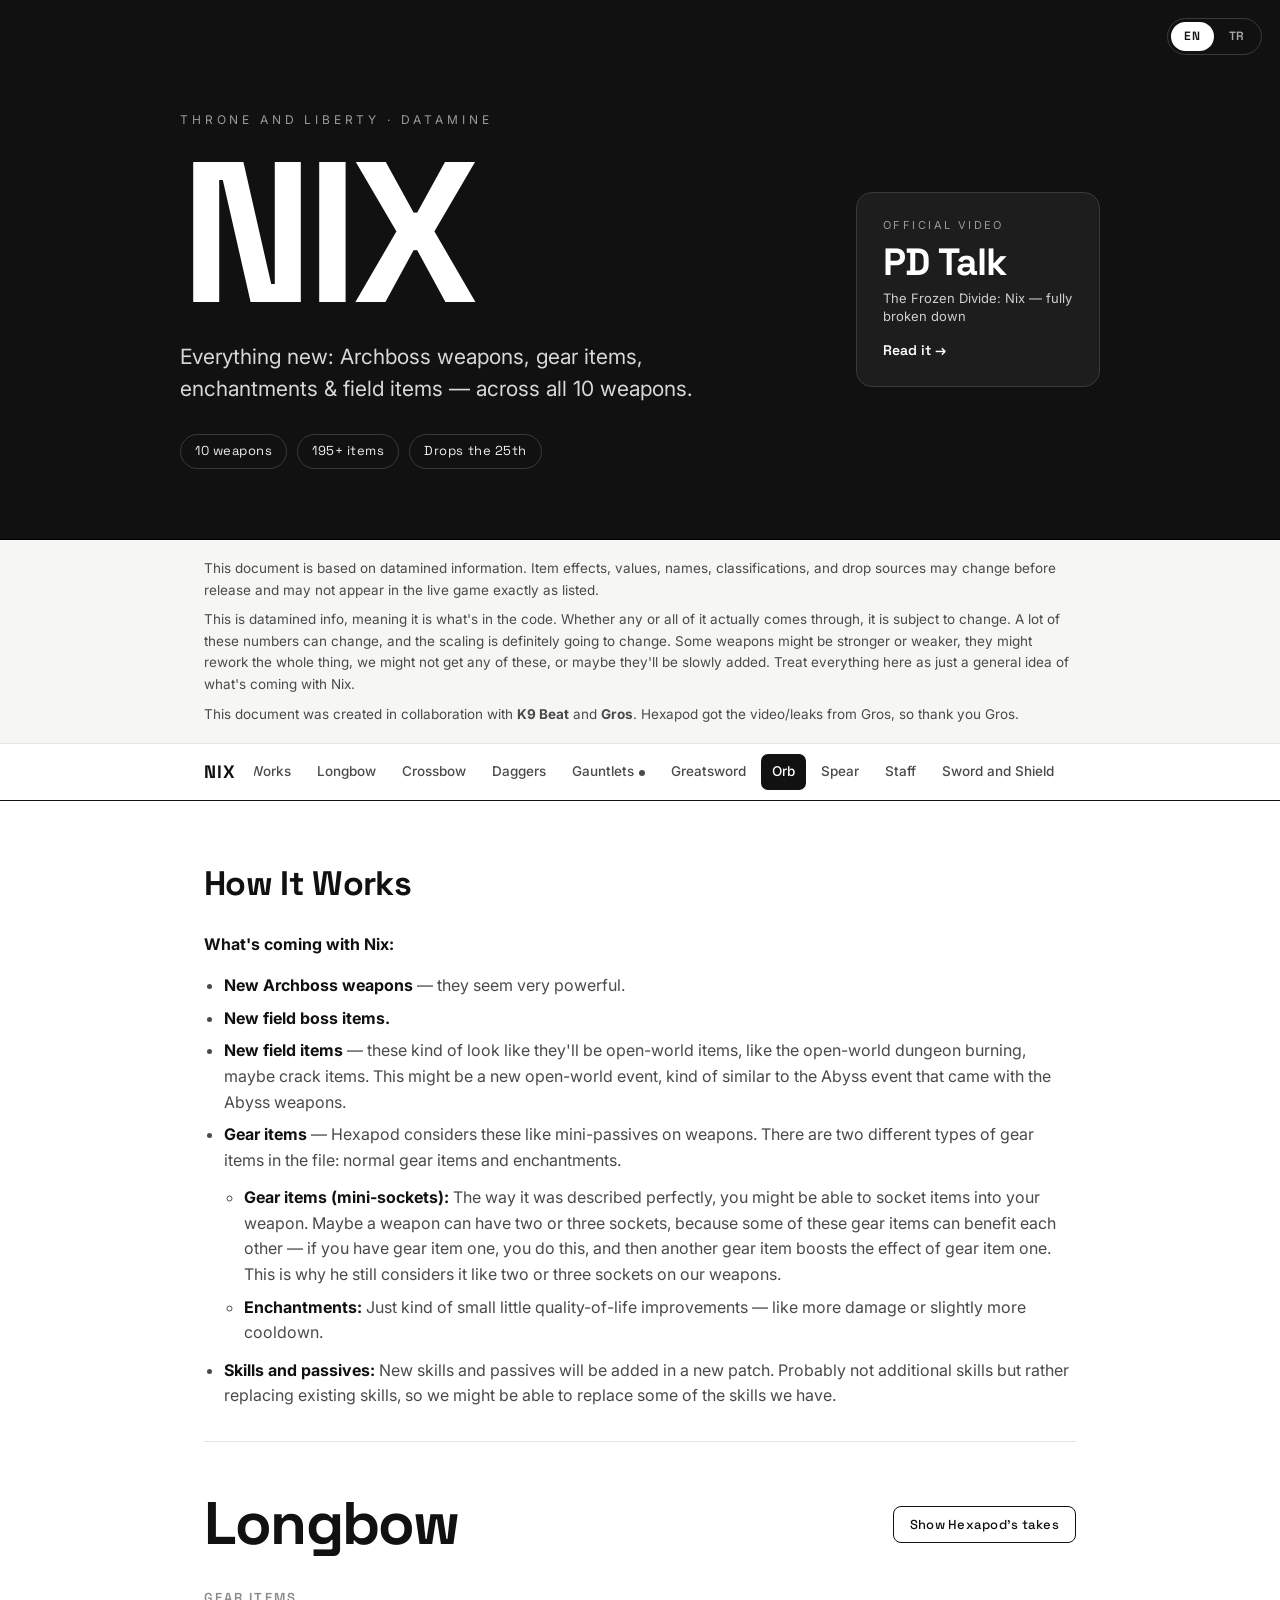
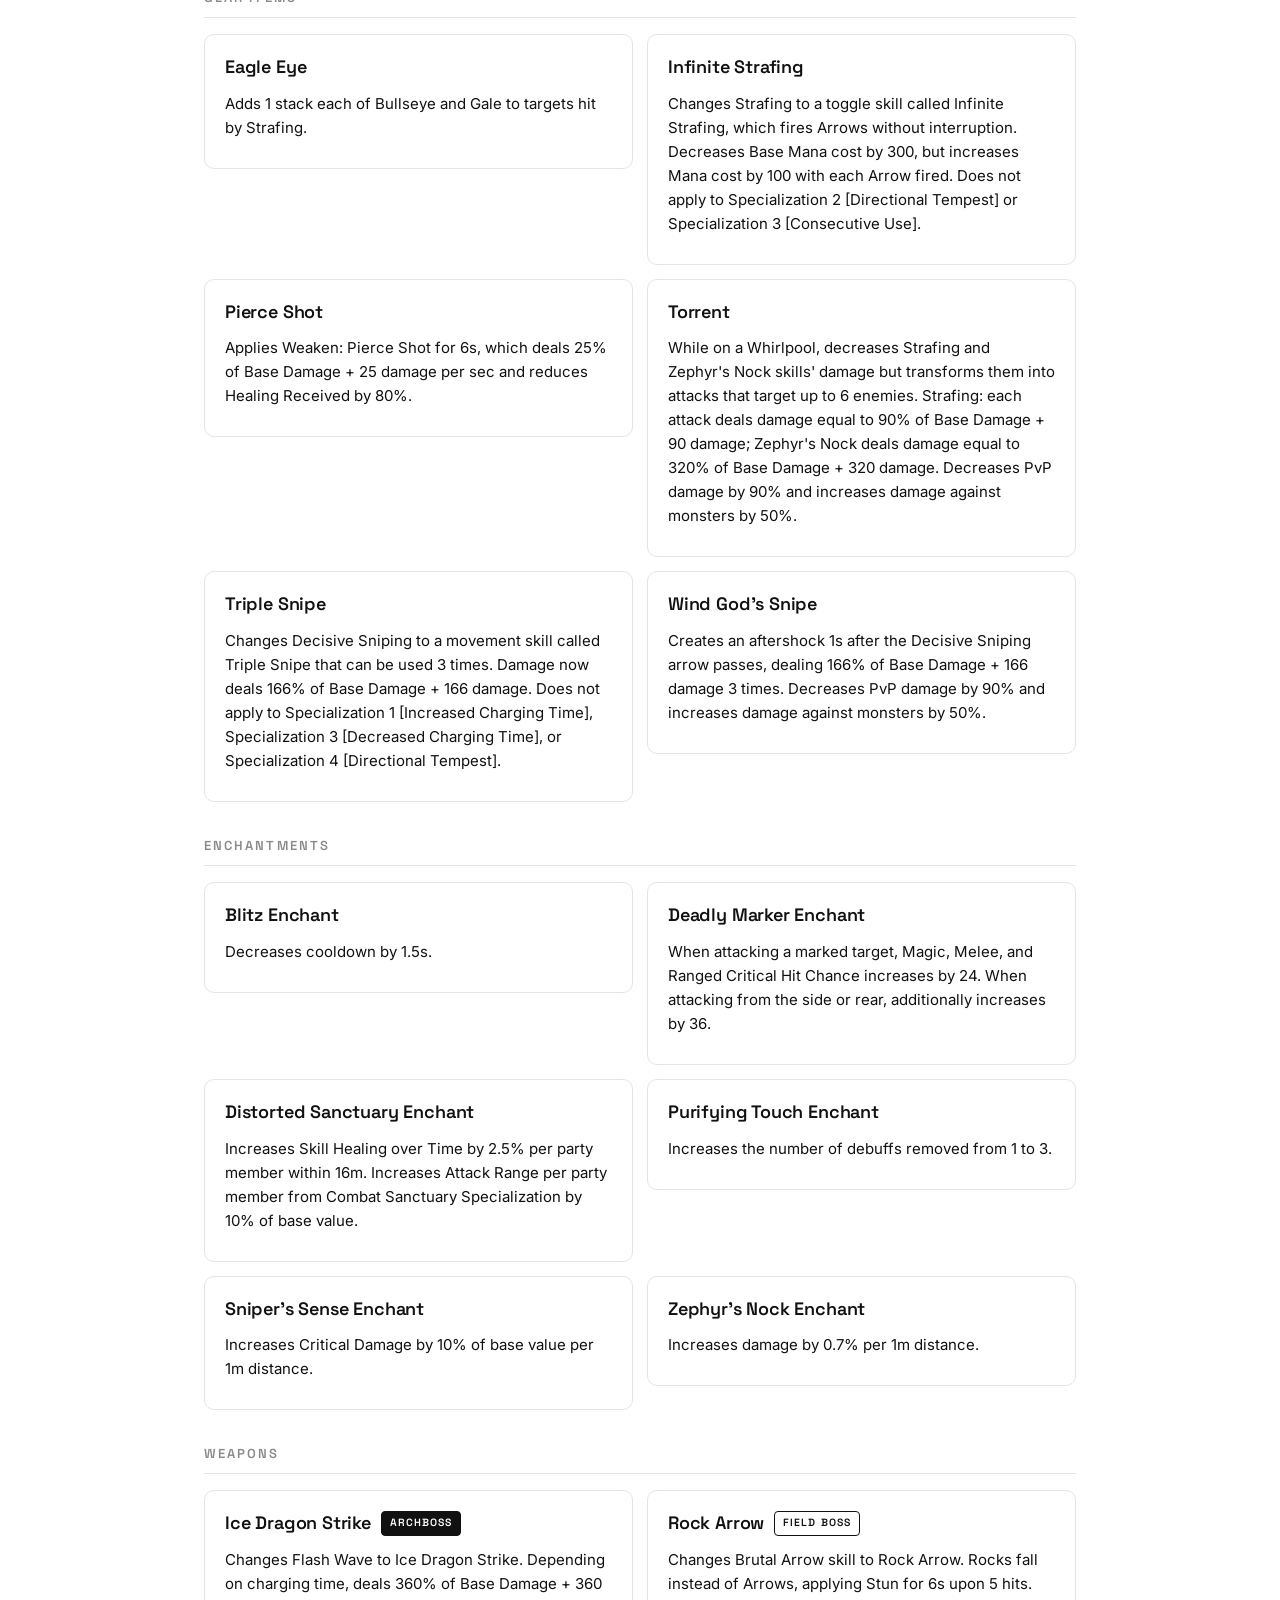
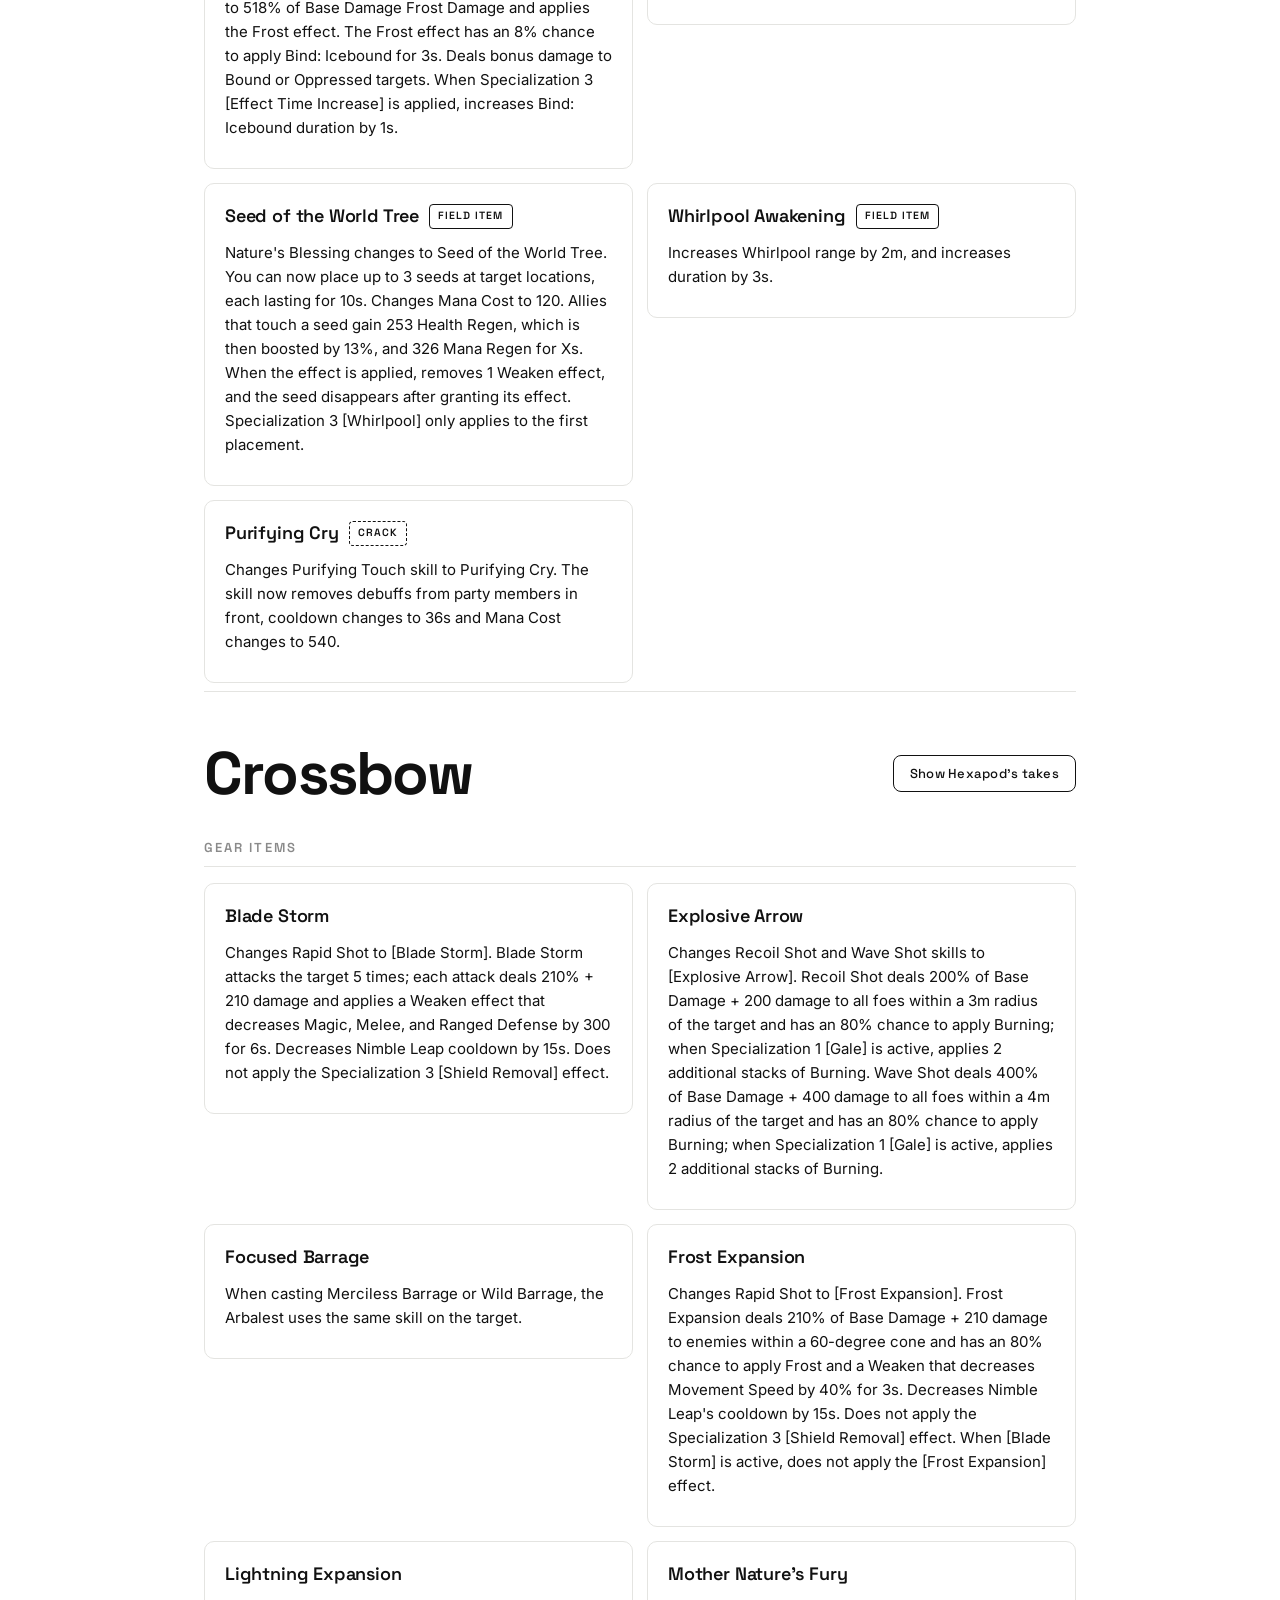
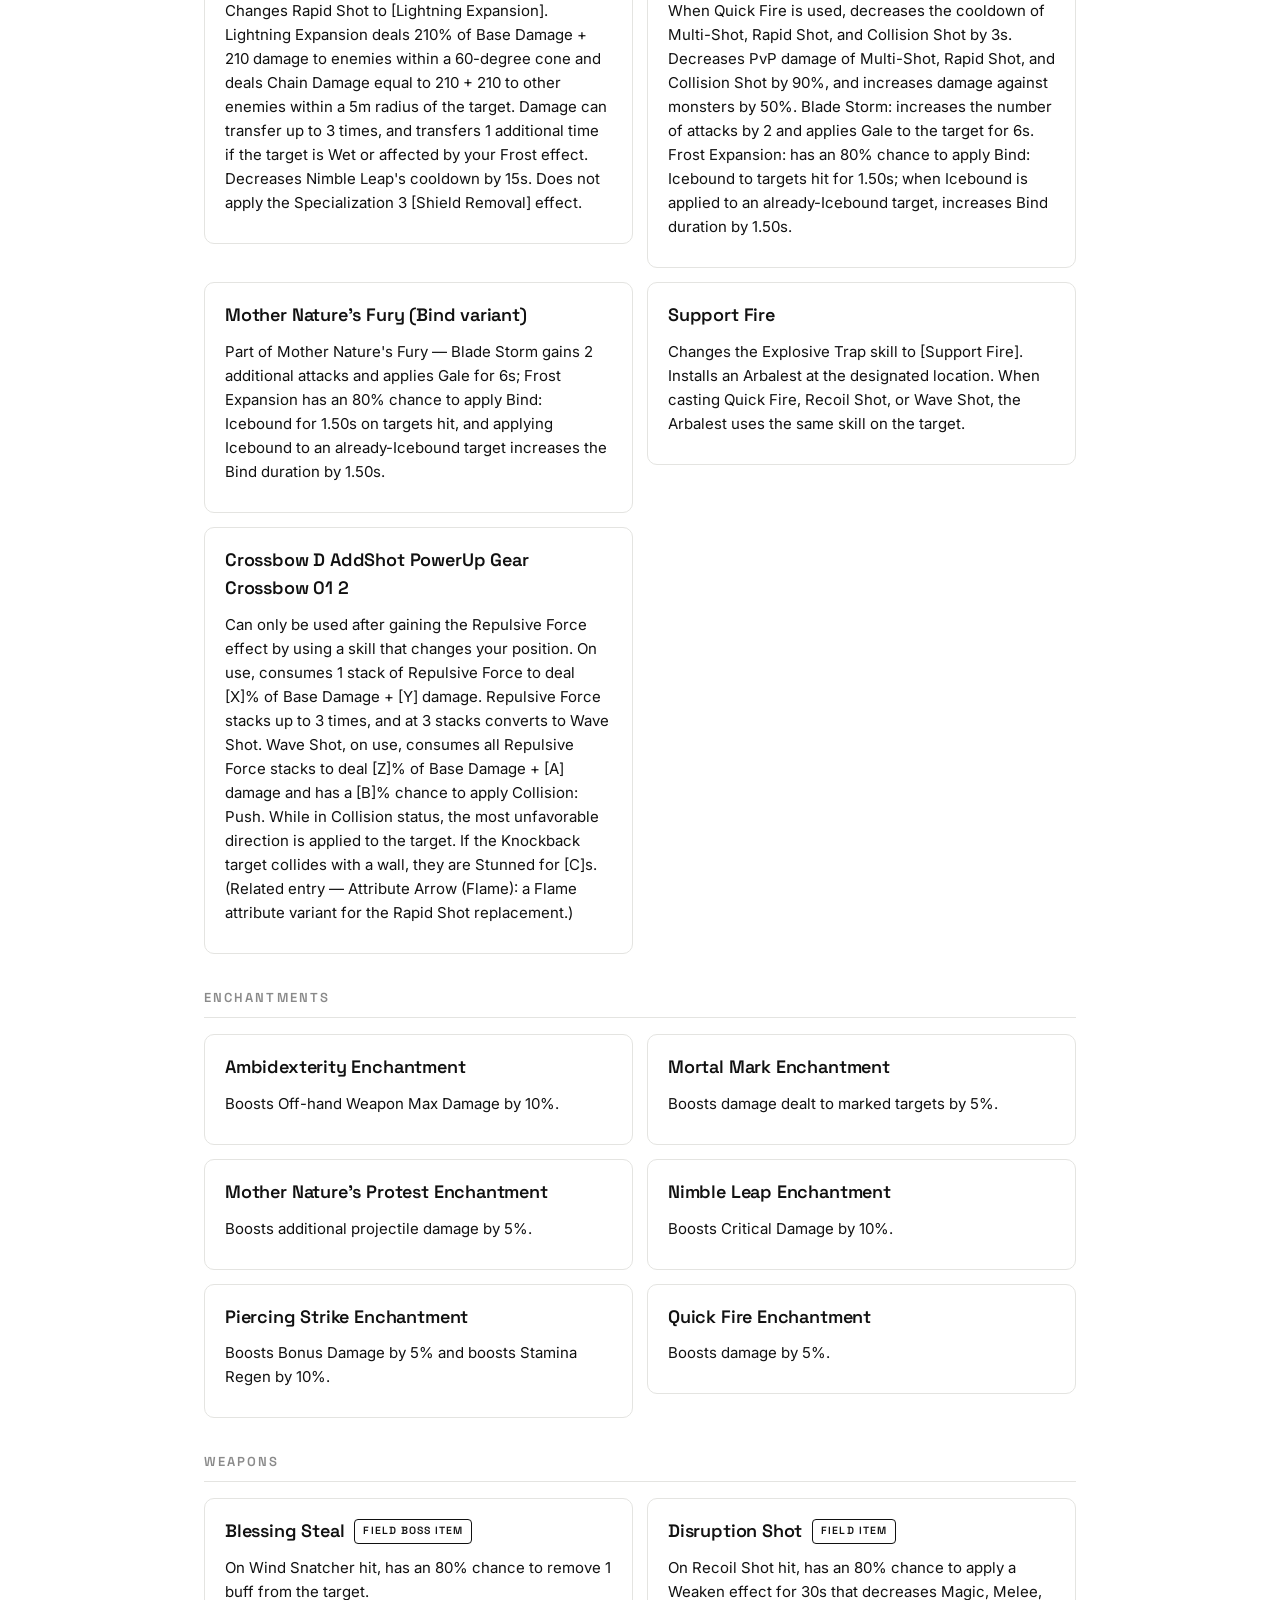
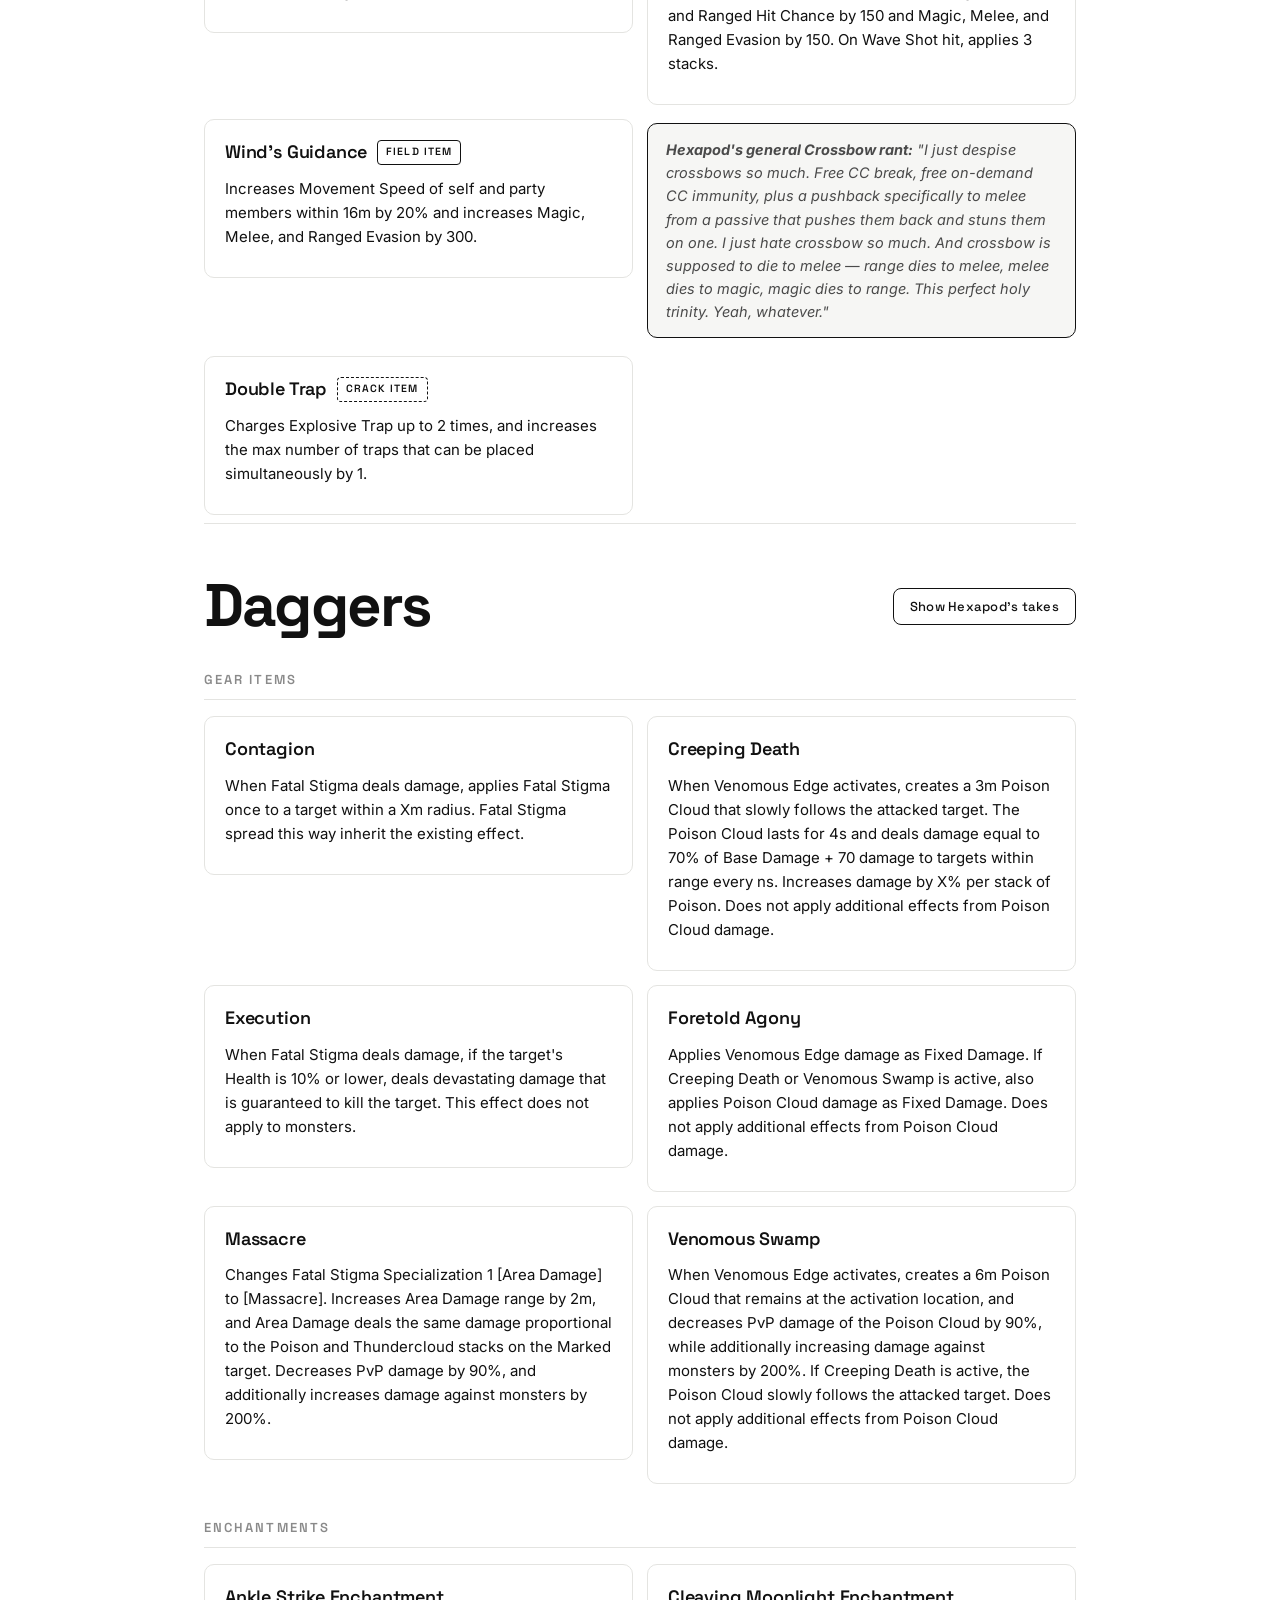
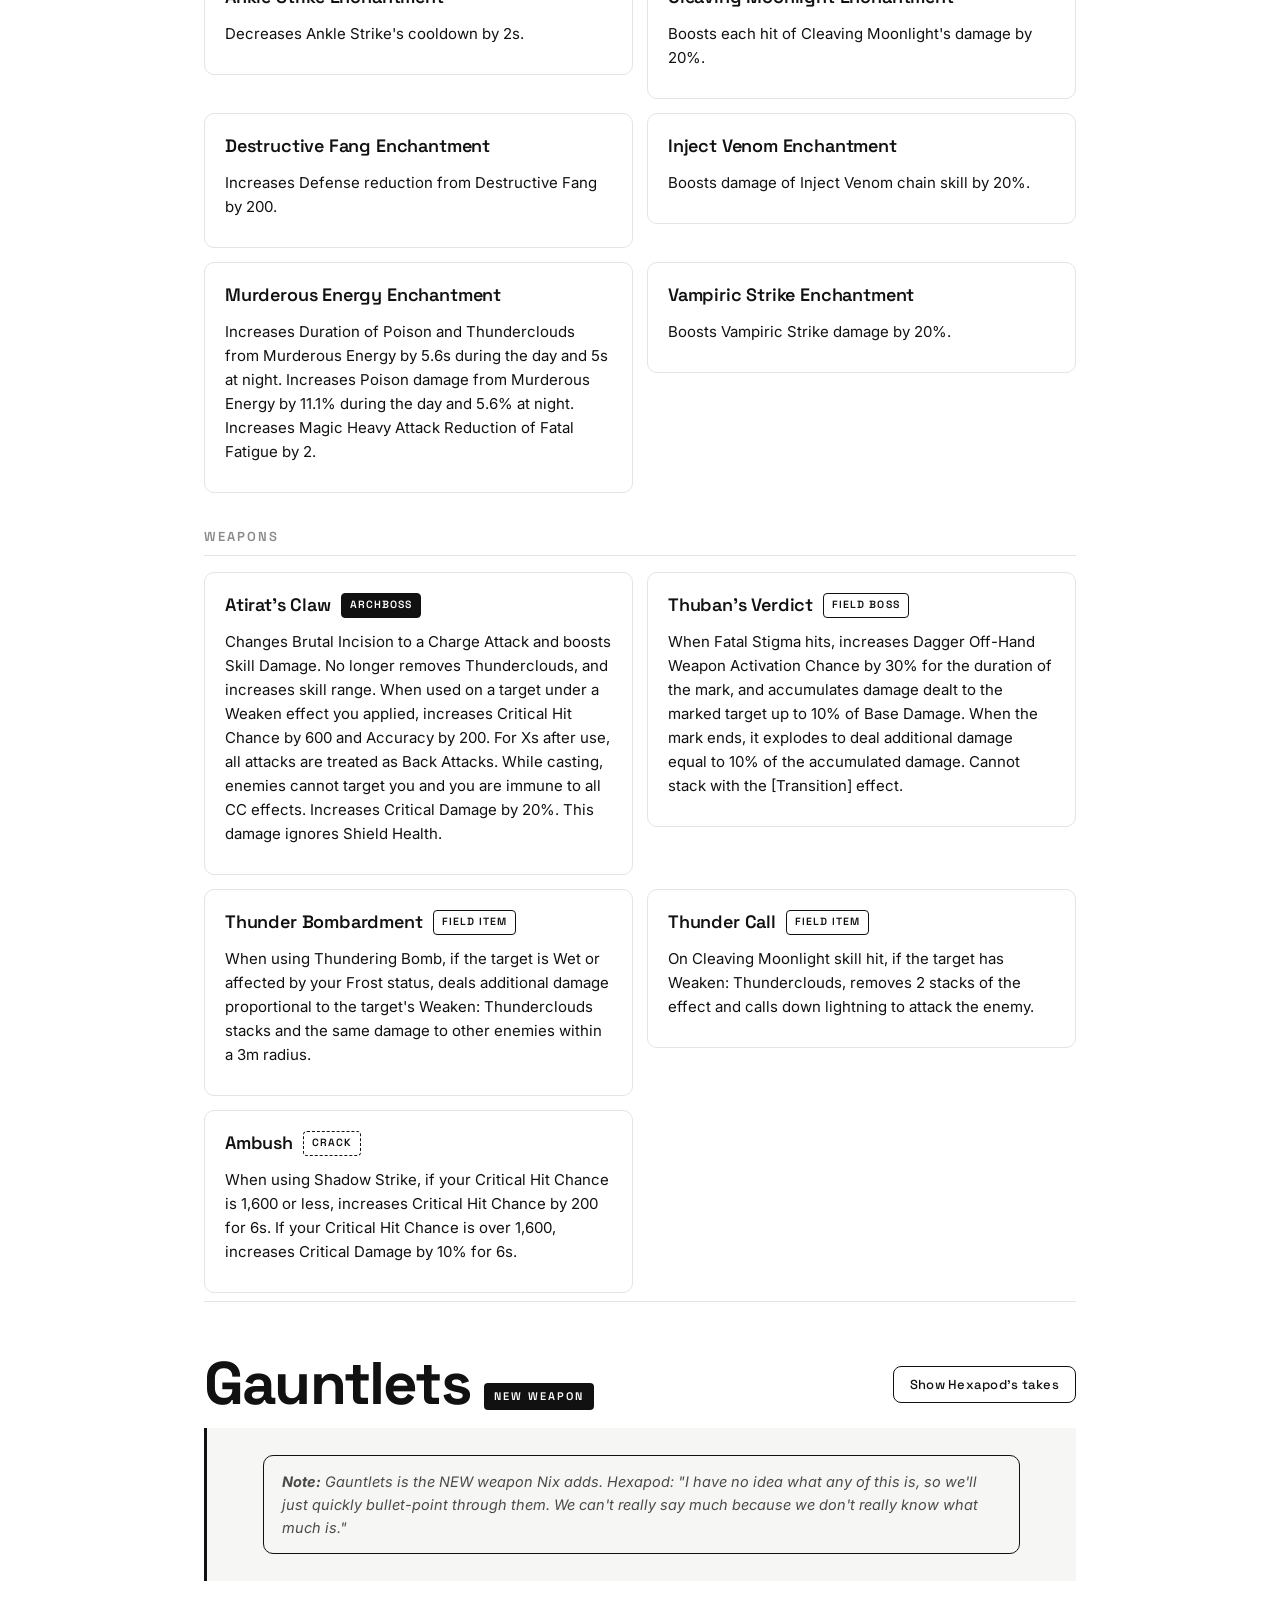
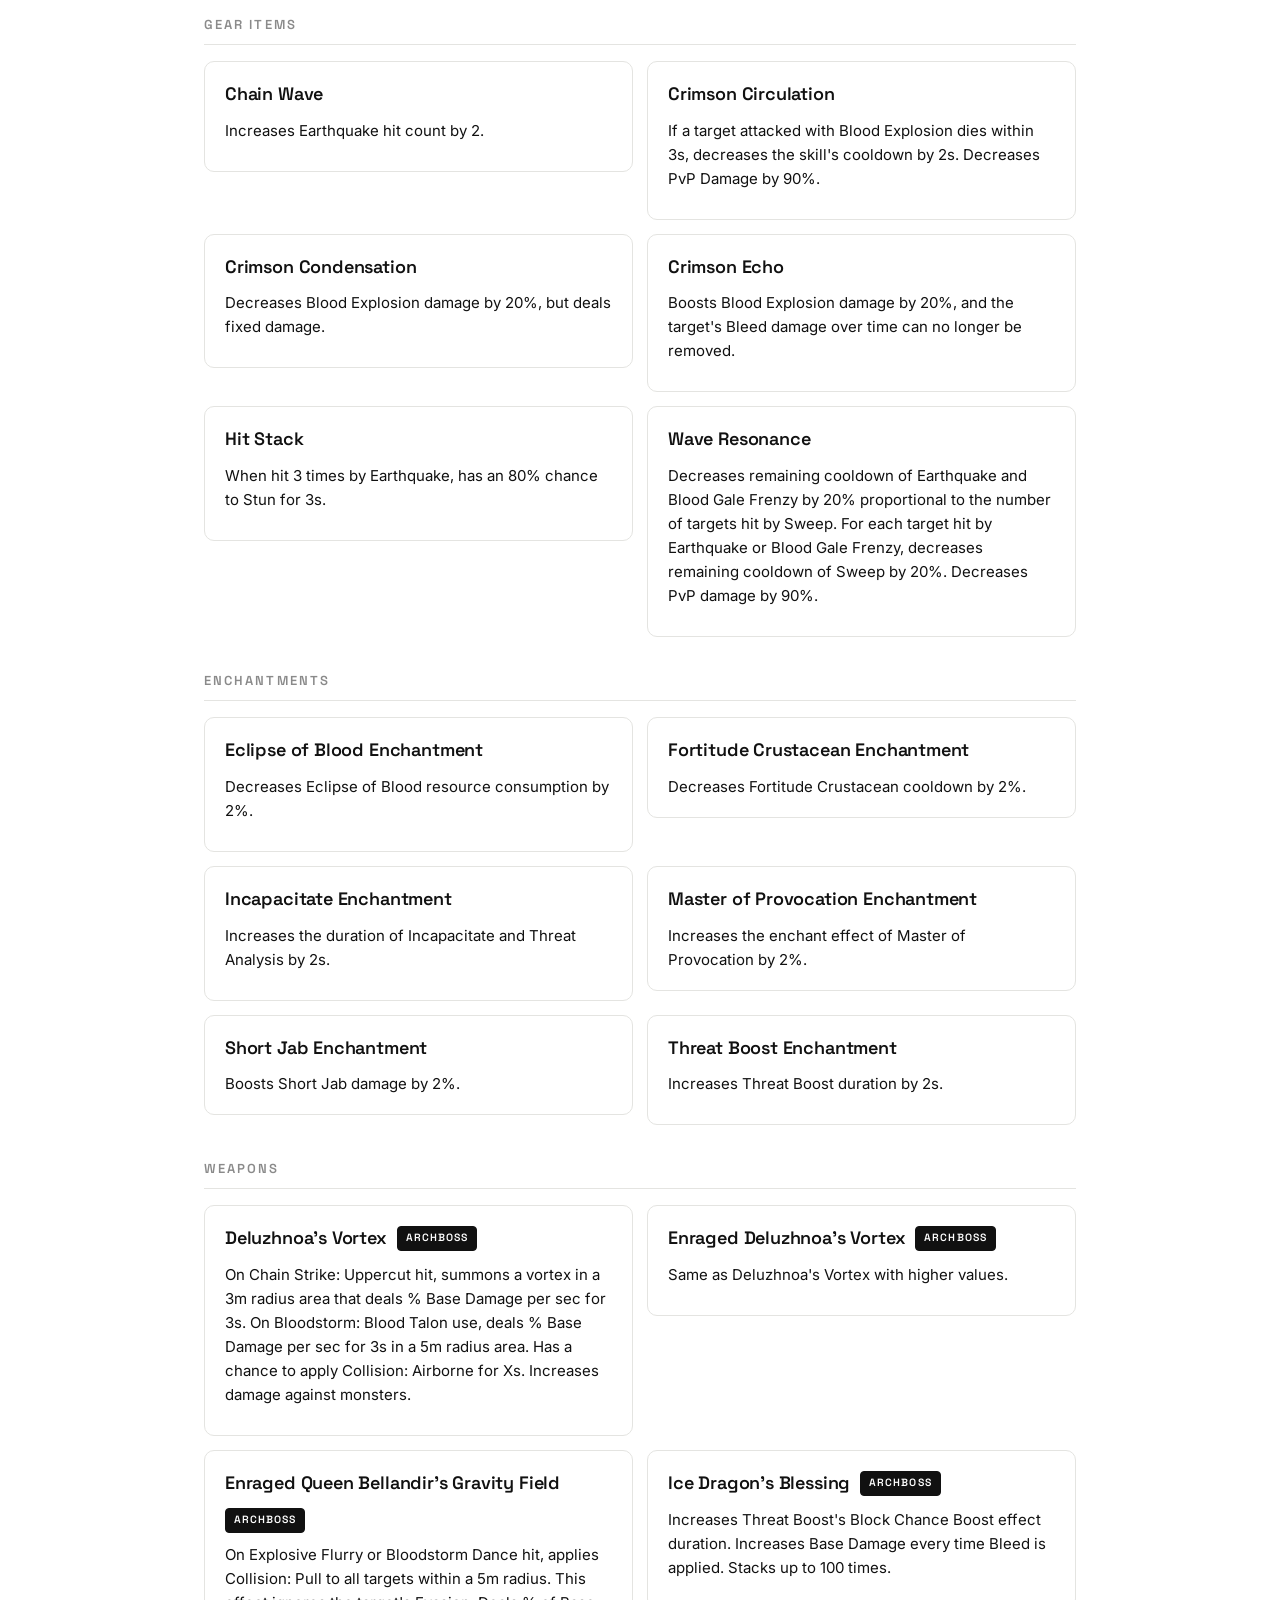
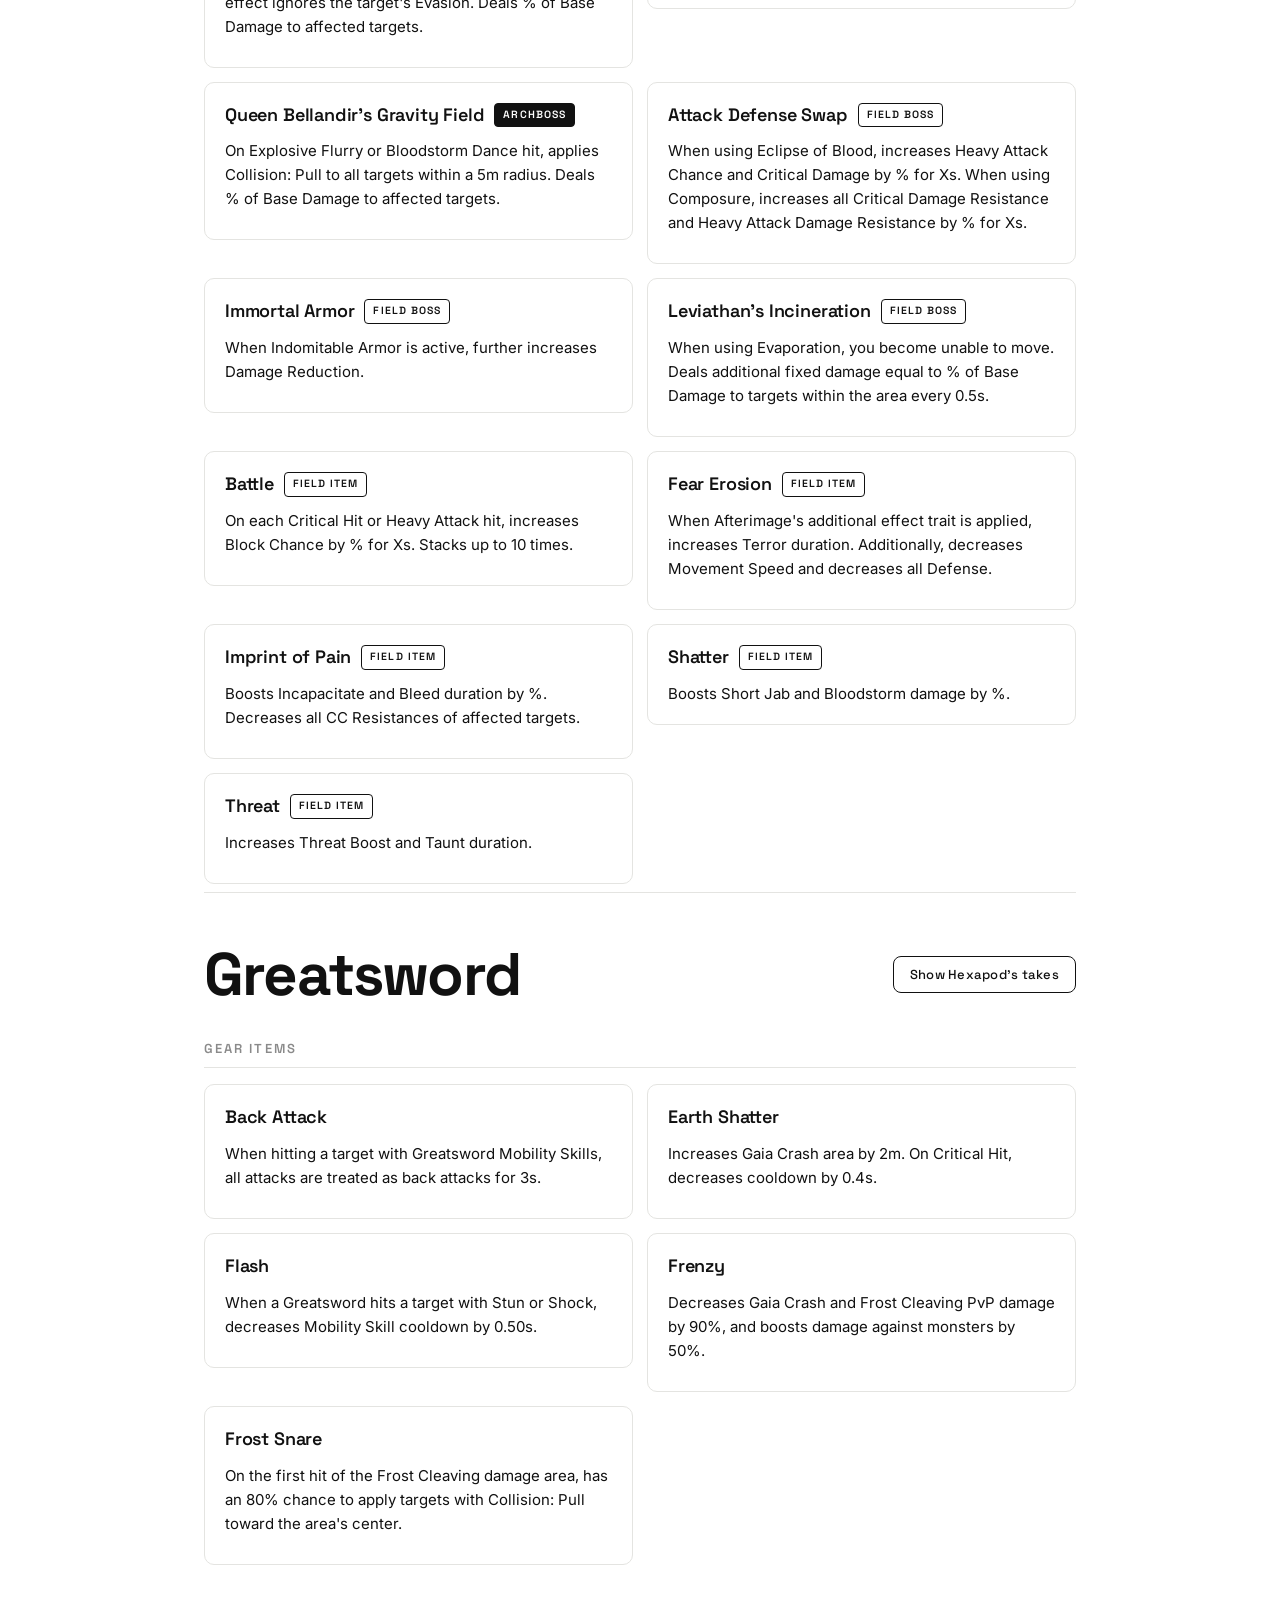
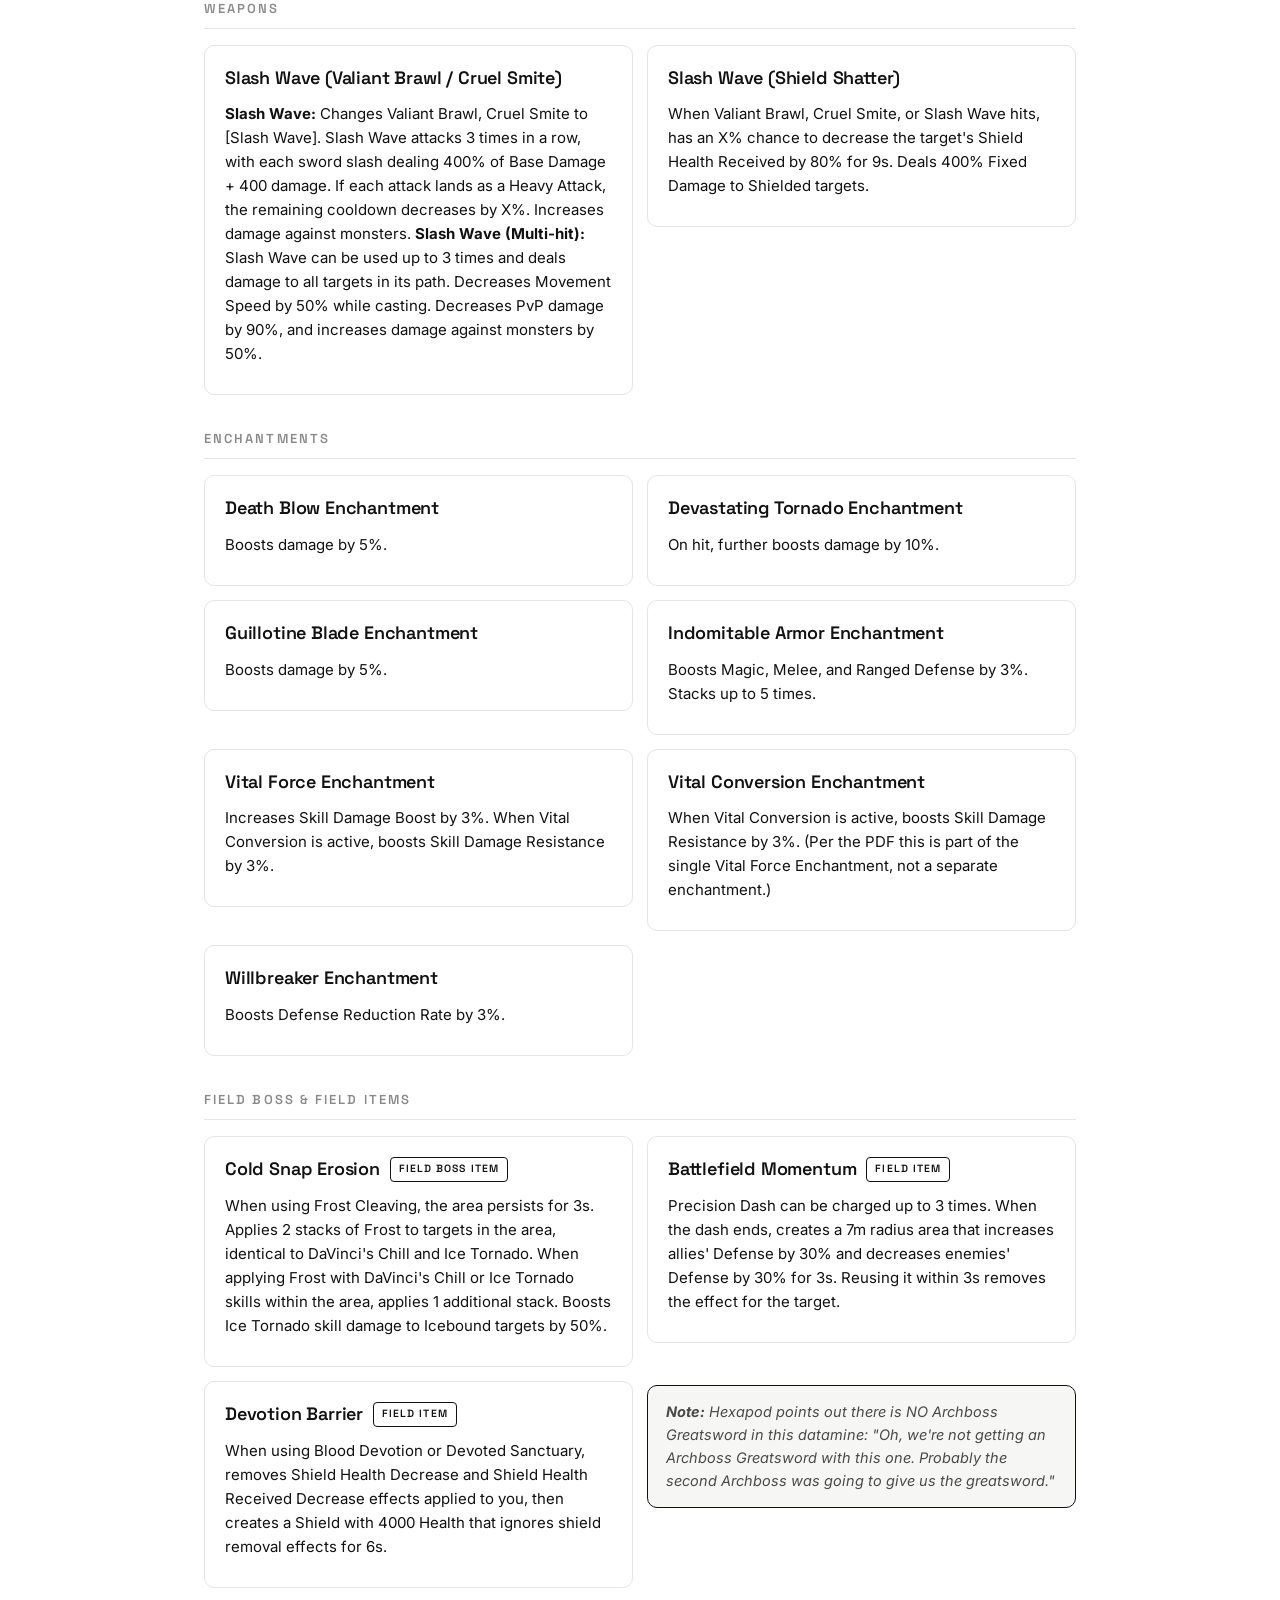
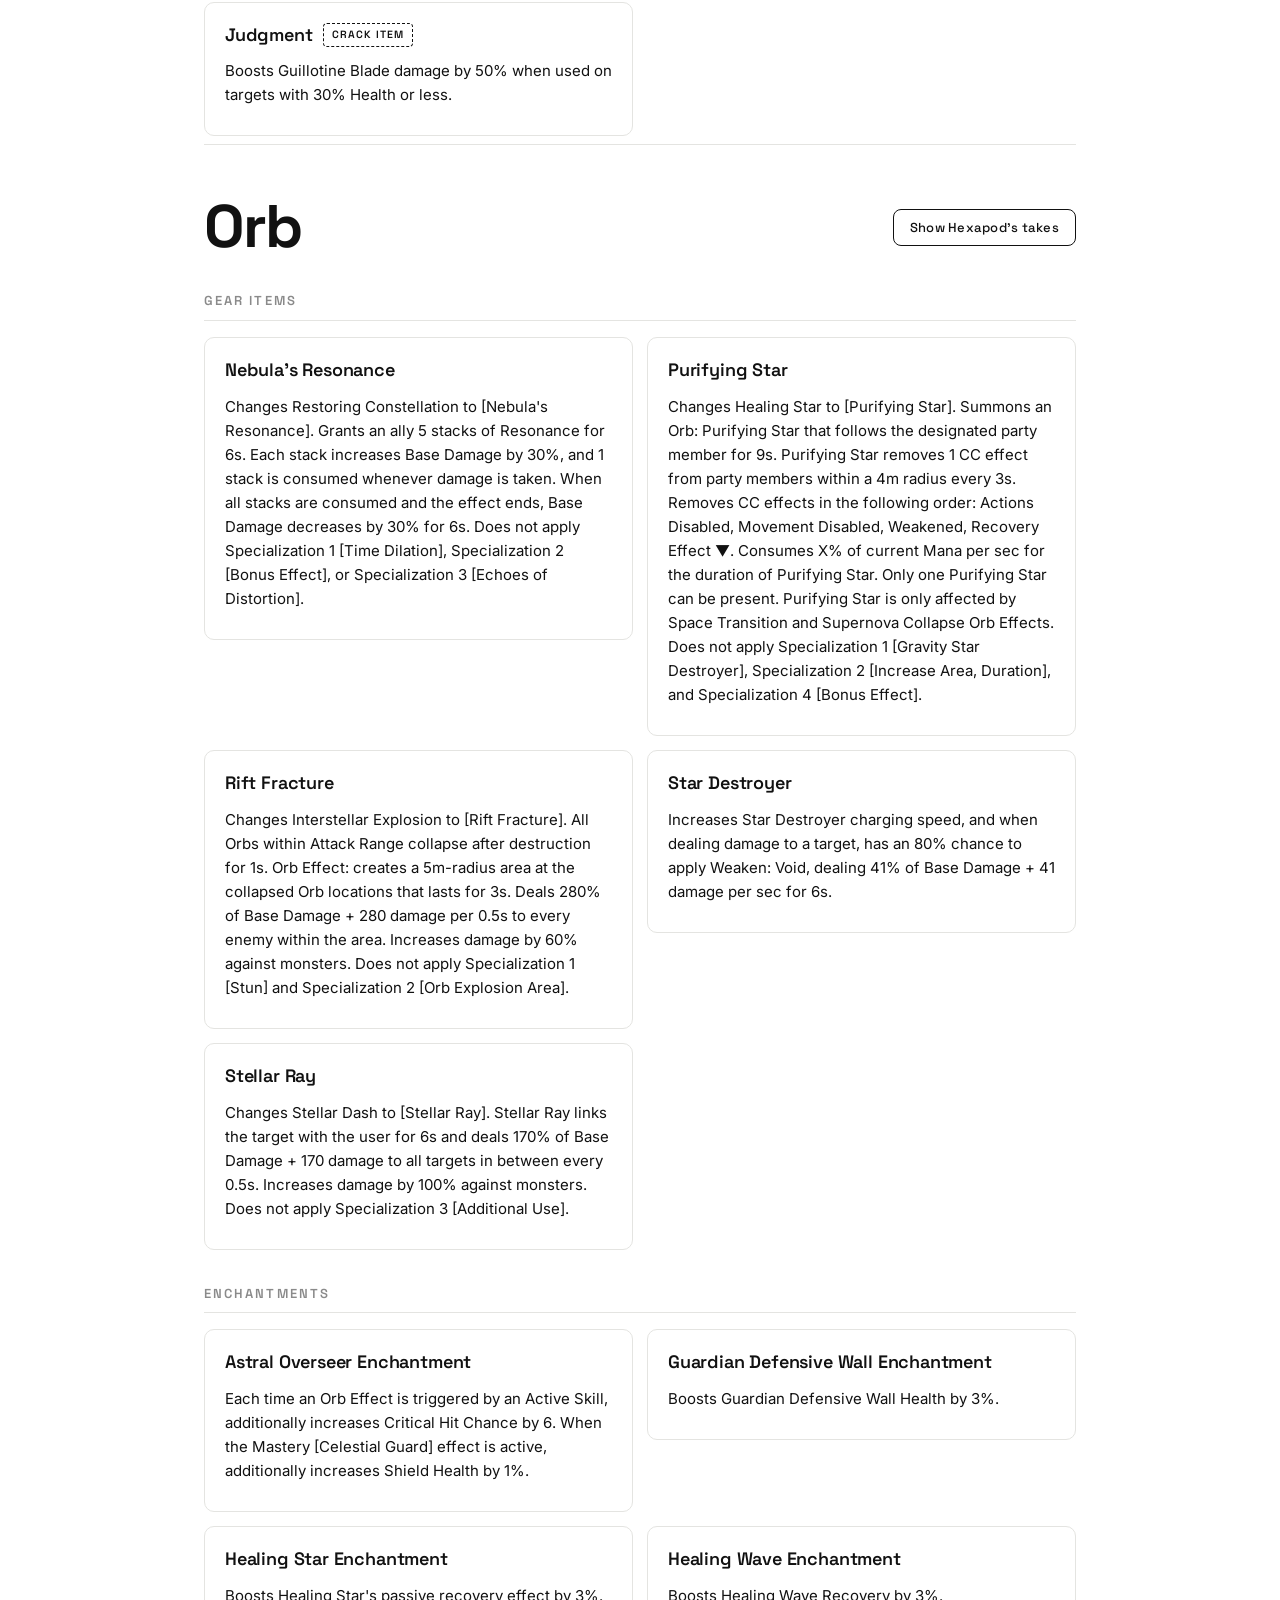
<file: index.html>
<!DOCTYPE html>
<html lang="en">
<head>
<meta charset="UTF-8">
<meta name="viewport" content="width=device-width, initial-scale=1.0">
<title>NIX · Throne and Liberty — Everything New</title>
<meta name="description" content="All the datamined content coming in the Nix expansion for Throne and Liberty: new weapon, gear items, enchantments, Archboss weapons.">
<link rel="preconnect" href="https://fonts.googleapis.com">
<link rel="preconnect" href="https://fonts.gstatic.com" crossorigin>
<link href="https://fonts.googleapis.com/css2?family=Space+Grotesk:wght@400;500;600;700&family=Inter:wght@400;500;600&display=swap" rel="stylesheet">
<link rel="stylesheet" href="style.css?v=9eb4c315">
</head>
<body>
<header class="hero">
  <div class="lang-switch">
      <a href="index.html" class="is-current">EN</a>
      <a href="tr.html">TR</a>
    </div>
  <div class="hero__inner">
    <div class="hero__main">
      <p class="hero__eyebrow">Throne and Liberty · Datamine</p>
      <h1 class="hero__title">NIX</h1>
      <p class="hero__sub">Everything new: Archboss weapons, gear items, enchantments &amp; field items — across all 10 weapons.</p>
      <div class="hero__meta">
        <span>10 weapons</span>
        <span>195+ items</span>
        <span>Drops the 25th</span>
      </div>
    </div>
    <a class="pd-cta" href="pdtalk.html">
        <span class="pd-cta__kicker">Official video</span>
        <span class="pd-cta__title">PD Talk</span>
        <span class="pd-cta__sub">The Frozen Divide: Nix — fully broken down</span>
        <span class="pd-cta__arrow">Read it →</span>
      </a>
  </div>
</header>

<div class="disclaimer">
  <div class="disclaimer__inner"><p>This document is based on datamined information. Item effects, values, names, classifications, and drop sources may change before release and may not appear in the live game exactly as listed.</p><p>This is datamined info, meaning it is what's in the code. Whether any or all of it actually comes through, it is subject to change. A lot of these numbers can change, and the scaling is definitely going to change. Some weapons might be stronger or weaker, they might rework the whole thing, we might not get any of these, or maybe they'll be slowly added. Treat everything here as just a general idea of what's coming with Nix.</p><p>This document was created in collaboration with <strong>K9 Beat</strong> and <strong>Gros</strong>. Hexapod got the video/leaks from Gros, so thank you Gros.</p></div>
</div>

<nav class="nav" id="nav">
  <div class="nav__inner">
    <span class="nav__brand">NIX</span>
    <div class="nav__links">
        <a href="#info" class="nav__link">How It Works</a>
        <a href="#longbow" class="nav__link">Longbow</a>
        <a href="#crossbow" class="nav__link">Crossbow</a>
        <a href="#daggers" class="nav__link">Daggers</a>
        <a href="#gauntlets" class="nav__link nav__link--new">Gauntlets<span class="dot" title="New weapon"></span></a>
        <a href="#greatsword" class="nav__link">Greatsword</a>
        <a href="#orb" class="nav__link">Orb</a>
        <a href="#spear" class="nav__link">Spear</a>
        <a href="#staff" class="nav__link">Staff</a>
        <a href="#sword-and-shield" class="nav__link">Sword and Shield</a>
        <a href="#wand" class="nav__link">Wand</a>
    </div>
  </div>
</nav>

<main class="main">
  <section class="info" id="info">
    <h2>How It Works</h2>
    <div class="info__body"><p><strong>What's coming with Nix:</strong></p><ul><li><strong>New Archboss weapons</strong> — they seem very powerful.</li><li><strong>New field boss items.</strong></li><li><strong>New field items</strong> — these kind of look like they'll be open-world items, like the open-world dungeon burning, maybe crack items. This might be a new open-world event, kind of similar to the Abyss event that came with the Abyss weapons.</li><li><strong>Gear items</strong> — Hexapod considers these like mini-passives on weapons. There are two different types of gear items in the file: normal gear items and enchantments.</li><ul><li><strong>Gear items (mini-sockets):</strong> The way it was described perfectly, you might be able to socket items into your weapon. Maybe a weapon can have two or three sockets, because some of these gear items can benefit each other — if you have gear item one, you do this, and then another gear item boosts the effect of gear item one. This is why he still considers it like two or three sockets on our weapons.</li><li><strong>Enchantments:</strong> Just kind of small little quality-of-life improvements — like more damage or slightly more cooldown.</li></ul><li><strong>Skills and passives:</strong> New skills and passives will be added in a new patch. Probably not additional skills but rather replacing existing skills, so we might be able to replace some of the skills we have.</li></ul></div>
  </section>

  <section class="weapon" id="longbow">
      <div class="weapon__head">
        <div class="weapon__head-left">
          <h2>Longbow</h2>
          
        </div>
        <button class="hexa-toggle" type="button" aria-pressed="false">
          <span class="hexa-toggle__on">Show Hexapod’s takes</span>
          <span class="hexa-toggle__off">Hide Hexapod’s takes</span>
        </button>
      </div>
      
      <div class="subsection">
      <h3 class="sub-title">Gear Items</h3>
      <div class="items"><article class="item">
      <header class="item__head"><h4>Eagle Eye</h4></header>
      <p class="effect">Adds 1 stack each of Bullseye and Gale to targets hit by Strafing.</p>
      <div class="note"><div class="note-en"><span class="note__who">Hexapod</span>With Strafing, by default you shoot two barrages; with the specialization you can shoot three barrages. Each barrage has four arrows, and each of those four arrows, when you proc Tempest, gets Tempest arrows. Normally only the original four-arrow barrage gets the Bullseye and Gale. So if you have the three-barrage specialization and hit them with all three, you put 12 stacks of Bullseye (four stacks per barrage). His question: does this add one to the four (so it becomes five instead of four), or is it like Tempest where each little Gale/Strafing barrage adds — so instead of up to 12 with three barrages, you could get 24? "Bro, that'd be insanity." We'll have to wait and see.</div></div>
    </article>
<article class="item">
      <header class="item__head"><h4>Infinite Strafing</h4></header>
      <p class="effect">Changes Strafing to a toggle skill called Infinite Strafing, which fires Arrows without interruption. Decreases Base Mana cost by 300, but increases Mana cost by 100 with each Arrow fired. Does not apply to Specialization 2 [Directional Tempest] or Specialization 3 [Consecutive Use].</p>
      <div class="note"><div class="note-en"><span class="note__who">Hexapod</span>His question is the fire rate — if it shoots slow (one arrow, one arrow), that might be pretty interesting; but if it's super fast, it could be interesting yet you'll burn through your mana. Looks interesting to be honest.</div></div>
    </article>
<article class="item">
      <header class="item__head"><h4>Pierce Shot</h4></header>
      <p class="effect">Applies Weaken: Pierce Shot for 6s, which deals 25% of Base Damage + 25 damage per sec and reduces Healing Received by 80%.</p>
      <div class="note"><div class="note-en"><span class="note__who">Hexapod</span>"Whoa, dude. We're getting anti-heal with bow, bro. That's insane." You already have long-range anti-shield with Deadly Marker, and now anti-heal too. "This is going to be insane." He's unsure what "Pure Shot" / "Pierce Shot" exactly refers to — "we'll see."</div></div>
    </article>
<article class="item">
      <header class="item__head"><h4>Torrent</h4></header>
      <p class="effect">While on a Whirlpool, decreases Strafing and Zephyr's Nock skills' damage but transforms them into attacks that target up to 6 enemies. Strafing: each attack deals damage equal to 90% of Base Damage + 90 damage; Zephyr's Nock deals damage equal to 320% of Base Damage + 320 damage. Decreases PvP damage by 90% and increases damage against monsters by 50%.</p>
      <div class="note"><div class="note-en"><span class="note__who">Hexapod</span>"So it becomes like an AoE cleave." Probably going to be for mob grinding. "You know what? I don't mind this. Maybe Longbow can finally have some use in mob grinding, which is fine."</div></div>
    </article>
<article class="item">
      <header class="item__head"><h4>Triple Snipe</h4></header>
      <p class="effect">Changes Decisive Sniping to a movement skill called Triple Snipe that can be used 3 times. Damage now deals 166% of Base Damage + 166 damage. Does not apply to Specialization 1 [Increased Charging Time], Specialization 3 [Decreased Charging Time], or Specialization 4 [Directional Tempest].</p>
      <div class="note"><div class="note-en"><span class="note__who">Hexapod</span>"It's a movement skill" — you backfire, shoot out of a Snipe and can use it two more times, kind of like Strafing. We'll have to wait and see for that one.</div></div>
    </article>
<article class="item">
      <header class="item__head"><h4>Wind God's Snipe</h4></header>
      <p class="effect">Creates an aftershock 1s after the Decisive Sniping arrow passes, dealing 166% of Base Damage + 166 damage 3 times. Decreases PvP damage by 90% and increases damage against monsters by 50%.</p>
      <div class="note"><div class="note-en"><span class="note__who">Hexapod</span>"That's fine." This probably puts a pole on the ground. If it penetrates through multiple targets, you put multiple stacks on the ground and do a lot of AoE damage. "I don't mind it."</div></div>
    </article></div>
    </div>
<div class="subsection">
      <h3 class="sub-title">Enchantments</h3>
      <div class="items"><article class="item">
      <header class="item__head"><h4>Blitz Enchant</h4></header>
      <p class="effect">Decreases cooldown by 1.5s.</p>
      <div class="note"><div class="note-en"><span class="note__who">Hexapod</span>"Wow. Okay, I kind of like it." Reminder: these are placeholders and can change or be completely reworked.</div></div>
    </article>
<article class="item">
      <header class="item__head"><h4>Deadly Marker Enchant</h4></header>
      <p class="effect">When attacking a marked target, Magic, Melee, and Ranged Critical Hit Chance increases by 24. When attacking from the side or rear, additionally increases by 36.</p>
      <div class="note"><div class="note-en"><span class="note__who">Hexapod</span>He assumes this increases crit for everybody hitting the Deadly Marker'd player — so everyone in your party gets more crit depending on the angle they hit from. "I kind of like it. They're small passives." He feels the 1.5-second cooldown (Blitz) is more powerful in his opinion, but still nice nonetheless.</div></div>
    </article>
<article class="item">
      <header class="item__head"><h4>Distorted Sanctuary Enchant</h4></header>
      <p class="effect">Increases Skill Healing over Time by 2.5% per party member within 16m. Increases Attack Range per party member from Combat Sanctuary Specialization by 10% of base value.</p>
      <div class="note"><div class="note-en"><span class="note__who">Hexapod</span>Assumes it works like the passive that gives endurance for every ally around you (which counts yourself). So you can get up to ~15% extra skill healing over time — basically 15% more HoT applied. "That's pretty nice."</div></div>
    </article>
<article class="item">
      <header class="item__head"><h4>Purifying Touch Enchant</h4></header>
      <p class="effect">Increases the number of debuffs removed from 1 to 3.</p>
      <div class="note"><div class="note-en"><span class="note__who">Hexapod</span>Purifying Touch is the skill where casting on an ally removes a debuff (and there's a way to make it remove all debuffs if cast while they have Vigorous / a previous buff). This means you don't have to rely on that debuff trick. "So that's like anti-shield, anti-heal. Bro, that's going to be insanity."</div></div>
    </article>
<article class="item">
      <header class="item__head"><h4>Sniper's Sense Enchant</h4></header>
      <p class="effect">Increases Critical Damage by 10% of base value per 1m distance.</p>
      <div class="note"><div class="note-en"><span class="note__who">Hexapod</span>"Oh my god, bro. This might be the way to go. Sniper enchant, bro. And with the new sniper mini-passive it might even be better." We'll have to wait and see.</div></div>
    </article>
<article class="item">
      <header class="item__head"><h4>Zephyr's Nock Enchant</h4></header>
      <p class="effect">Increases damage by 0.7% per 1m distance.</p>
      <div class="note"><div class="note-en"><span class="note__who">Hexapod</span>Zephyr's Kick already increases its damage per 1 m distance (~3%). This adds more on top. It's the base damage of it, so if you crit you amplify it even more. "I like it."</div></div>
    </article></div>
    </div>
<div class="subsection">
      <h3 class="sub-title">Weapons</h3>
      <div class="items"><article class="item">
      <header class="item__head"><h4>Ice Dragon Strike</h4><span class="badge badge--archboss">Archboss</span></header>
      <p class="effect">Changes Flash Wave to Ice Dragon Strike. Depending on charging time, deals 360% of Base Damage + 360 to 518% of Base Damage Frost Damage and applies the Frost effect. The Frost effect has an 8% chance to apply Bind: Icebound for 3s. Deals bonus damage to Bound or Oppressed targets. When Specialization 3 [Effect Time Increase] is applied, increases Bind: Icebound duration by 1s.</p>
      <div class="note"><div class="note-en"><span class="note__who">Hexapod</span>"This thing looks pretty nuts. Of course, it's like four passives in one." If it keeps the huge range of Flashwave, "this is going to be nuts, bro." "Are we bringing back Flashwave? Are we going to be back in a Flashwave meta? Back to my T1 days, bro. Oh my god."</div></div>
    </article>
<article class="item">
      <header class="item__head"><h4>Rock Arrow</h4><span class="badge badge--field">Field Boss</span></header>
      <p class="effect">Changes Brutal Arrow skill to Rock Arrow. Rocks fall instead of Arrows, applying Stun for 6s upon 5 hits.</p>
      <div class="note"><div class="note-en"><span class="note__who">Hexapod</span>"Wait, what? Five hits." Brutal Arrow is the one you shoot in the air that lands and does AoE damage. This looks like you launch a bunch of rocks that fall slowly, and if a target is hit five times they get stunned for 6 seconds. "I doubt it's going to be 6 seconds but if it is, we'll see." We'll have to wait to see the final result.</div></div>
    </article>
<article class="item">
      <header class="item__head"><h4>Seed of the World Tree</h4><span class="badge badge--field">Field Item</span></header>
      <p class="effect">Nature's Blessing changes to Seed of the World Tree. You can now place up to 3 seeds at target locations, each lasting for 10s. Changes Mana Cost to 120. Allies that touch a seed gain 253 Health Regen, which is then boosted by 13%, and 326 Mana Regen for Xs. When the effect is applied, removes 1 Weaken effect, and the seed disappears after granting its effect. Specialization 3 [Whirlpool] only applies to the first placement.</p>
      <div class="note"><div class="note-en"><span class="note__who">Hexapod</span>This is the Whirlpool/Nature's Blessing-style buff (boosts health recovery, and with Healing Touch + Vigorous fully boosts allies). Now you can place them ahead of time, remove multiple weaken effects, or pocket one specific player. "Walk over it slowly but surely. That's going to be OP with Vigorous."</div></div>
    </article>
<article class="item">
      <header class="item__head"><h4>Whirlpool Awakening</h4><span class="badge badge--field">Field Item</span></header>
      <p class="effect">Increases Whirlpool range by 2m, and increases duration by 3s.</p>
      <div class="note"><div class="note-en"><span class="note__who">Hexapod</span>"Interesting. Nothing stands out right away except a few things, but we'll have to wait and see."</div></div>
    </article>
<article class="item">
      <header class="item__head"><h4>Purifying Cry</h4><span class="badge badge--crack">Crack</span></header>
      <p class="effect">Changes Purifying Touch skill to Purifying Cry. The skill now removes debuffs from party members in front, cooldown changes to 36s and Mana Cost changes to 540.</p>
      <div class="note"><div class="note-en"><span class="note__who">Hexapod</span>Purifying Touch is single-target debuff removal; now you do it in a cone/box in front of you, affecting your whole party — but the cooldown doubles to 36 seconds. "That makes sense."</div></div>
    </article></div>
    </div>
    </section>
<section class="weapon" id="crossbow">
      <div class="weapon__head">
        <div class="weapon__head-left">
          <h2>Crossbow</h2>
          
        </div>
        <button class="hexa-toggle" type="button" aria-pressed="false">
          <span class="hexa-toggle__on">Show Hexapod’s takes</span>
          <span class="hexa-toggle__off">Hide Hexapod’s takes</span>
        </button>
      </div>
      
      <div class="subsection">
      <h3 class="sub-title">Gear Items</h3>
      <div class="items"><article class="item">
      <header class="item__head"><h4>Blade Storm</h4></header>
      <p class="effect">Changes Rapid Shot to [Blade Storm]. Blade Storm attacks the target 5 times; each attack deals 210% + 210 damage and applies a Weaken effect that decreases Magic, Melee, and Ranged Defense by 300 for 6s. Decreases Nimble Leap cooldown by 15s. Does not apply the Specialization 3 [Shield Removal] effect.</p>
      <div class="note"><div class="note-en"><span class="note__who">Hexapod</span>Rapid Shots is the skill with the spec that pushes you back. "300 defense shred of each — that's huge."</div></div>
    </article>
<article class="item">
      <header class="item__head"><h4>Explosive Arrow</h4></header>
      <p class="effect">Changes Recoil Shot and Wave Shot skills to [Explosive Arrow]. Recoil Shot deals 200% of Base Damage + 200 damage to all foes within a 3m radius of the target and has an 80% chance to apply Burning; when Specialization 1 [Gale] is active, applies 2 additional stacks of Burning. Wave Shot deals 400% of Base Damage + 400 damage to all foes within a 4m radius of the target and has an 80% chance to apply Burning; when Specialization 1 [Gale] is active, applies 2 additional stacks of Burning.</p>
      <div class="note"><div class="note-en"><span class="note__who">Hexapod</span>"This is the DoT one." "Bro, imagine this with Queen. This might be the way to go with a DoT build."</div></div>
    </article>
<article class="item">
      <header class="item__head"><h4>Focused Barrage</h4></header>
      <p class="effect">When casting Merciless Barrage or Wild Barrage, the Arbalest uses the same skill on the target.</p>
      <div class="note"><div class="note-en"><span class="note__who">Hexapod</span>The arballist is like a turret/minion that shoots from where you place it. You can put a bomb on the ground and spin on it or away from it and it'll do it too. "Now does that mean if I put it right on top of me and I spin, I do double damage with spin? Interesting."</div></div>
    </article>
<article class="item">
      <header class="item__head"><h4>Frost Expansion</h4></header>
      <p class="effect">Changes Rapid Shot to [Frost Expansion]. Frost Expansion deals 210% of Base Damage + 210 damage to enemies within a 60-degree cone and has an 80% chance to apply Frost and a Weaken that decreases Movement Speed by 40% for 3s. Decreases Nimble Leap's cooldown by 15s. Does not apply the Specialization 3 [Shield Removal] effect. When [Blade Storm] is active, does not apply the [Frost Expansion] effect.</p>
      <div class="note"><div class="note-en"><span class="note__who">Hexapod</span>"Ooh, typical." "Bro, why does Crossbow get so much every single time?"</div></div>
    </article>
<article class="item">
      <header class="item__head"><h4>Lightning Expansion</h4></header>
      <p class="effect">Changes Rapid Shot to [Lightning Expansion]. Lightning Expansion deals 210% of Base Damage + 210 damage to enemies within a 60-degree cone and deals Chain Damage equal to 210 + 210 to other enemies within a 5m radius of the target. Damage can transfer up to 3 times, and transfers 1 additional time if the target is Wet or affected by your Frost effect. Decreases Nimble Leap's cooldown by 15s. Does not apply the Specialization 3 [Shield Removal] effect.</p>
      <div class="note"><div class="note-en"><span class="note__who">Hexapod</span>"So this is basically like an AoE beast right here." (Why would they be wet? Or affected by Frost effect.)</div></div>
    </article>
<article class="item">
      <header class="item__head"><h4>Mother Nature's Fury</h4></header>
      <p class="effect">When Quick Fire is used, decreases the cooldown of Multi-Shot, Rapid Shot, and Collision Shot by 3s. Decreases PvP damage of Multi-Shot, Rapid Shot, and Collision Shot by 90%, and increases damage against monsters by 50%. Blade Storm: increases the number of attacks by 2 and applies Gale to the target for 6s. Frost Expansion: has an 80% chance to apply Bind: Icebound to targets hit for 1.50s; when Icebound is applied to an already-Icebound target, increases Bind duration by 1.50s.</p>
      <div class="note"><div class="note-en"><span class="note__who">Hexapod</span>Quickfire is your main spammable. "No, bro. They're going to be Quickfire Dash, Quickfire Multi-Shot. You're just resetting it." The PvP damage reduction doesn't matter because the whole point is utility — "even if it did one point of damage, it's fine. I'm getting the cooldown for my Nimble Leap." He's annoyed: "Crossbow just has way too much and it just disgusts me every time I look at it."</div></div>
    </article>
<article class="item">
      <header class="item__head"><h4>Mother Nature's Fury (Bind variant)</h4></header>
      <p class="effect">Part of Mother Nature's Fury — Blade Storm gains 2 additional attacks and applies Gale for 6s; Frost Expansion has an 80% chance to apply Bind: Icebound for 1.50s on targets hit, and applying Icebound to an already-Icebound target increases the Bind duration by 1.50s.</p>
      <div class="note"><div class="note-en"><span class="note__who">Hexapod</span>"You can root someone for 3 seconds now. Freaking lovely, dude."</div></div>
    </article>
<article class="item">
      <header class="item__head"><h4>Support Fire</h4></header>
      <p class="effect">Changes the Explosive Trap skill to [Support Fire]. Installs an Arbalest at the designated location. When casting Quick Fire, Recoil Shot, or Wave Shot, the Arbalest uses the same skill on the target.</p>
      <div class="note"><div class="note-en"><span class="note__who">Hexapod</span>Explosive Trap is "really really bad, I tried making it work but it doesn't." Becomes like a turret/minion that mimics your skills. "Like a little minion, like a mimic."</div></div>
    </article>
<article class="item">
      <header class="item__head"><h4>Crossbow D AddShot PowerUp Gear Crossbow 01 2</h4></header>
      <p class="effect">Can only be used after gaining the Repulsive Force effect by using a skill that changes your position. On use, consumes 1 stack of Repulsive Force to deal [X]% of Base Damage + [Y] damage. Repulsive Force stacks up to 3 times, and at 3 stacks converts to Wave Shot. Wave Shot, on use, consumes all Repulsive Force stacks to deal [Z]% of Base Damage + [A] damage and has a [B]% chance to apply Collision: Push. While in Collision status, the most unfavorable direction is applied to the target. If the Knockback target collides with a wall, they are Stunned for [C]s. (Related entry — Attribute Arrow (Flame): a Flame attribute variant for the Rapid Shot replacement.)</p>
      <div class="note"><div class="note-en"><span class="note__who">Hexapod</span>Repulsive Force is the skill where using a mobility skill gives you a stack. "Typical." On the flame variant: "Does this mean Rapid Shot becomes a fire now? Okay."</div></div>
    </article></div>
    </div>
<div class="subsection">
      <h3 class="sub-title">Enchantments</h3>
      <div class="items"><article class="item">
      <header class="item__head"><h4>Ambidexterity Enchantment</h4></header>
      <p class="effect">Boosts Off-hand Weapon Max Damage by 10%.</p>
      <div class="note"><div class="note-en"><span class="note__who">Hexapod</span>"That's pretty nice."</div></div>
    </article>
<article class="item">
      <header class="item__head"><h4>Mortal Mark Enchantment</h4></header>
      <p class="effect">Boosts damage dealt to marked targets by 5%.</p>
      <div class="note"><div class="note-en"><span class="note__who">Hexapod</span>"So I do 5% more damage to that target? That's going to be nuts."</div></div>
    </article>
<article class="item">
      <header class="item__head"><h4>Mother Nature's Protest Enchantment</h4></header>
      <p class="effect">Boosts additional projectile damage by 5%.</p>
      <div class="note"><div class="note-en"><span class="note__who">Hexapod</span>"I don't see that. Actually, if the mini-passives are better, this maybe could be better."</div></div>
    </article>
<article class="item">
      <header class="item__head"><h4>Nimble Leap Enchantment</h4></header>
      <p class="effect">Boosts Critical Damage by 10%.</p>
      <div class="note"><div class="note-en"><span class="note__who">Hexapod</span>"Oh, great. We're going to get more crit on this. Bro, crossbows are going to be nuts."</div></div>
    </article>
<article class="item">
      <header class="item__head"><h4>Piercing Strike Enchantment</h4></header>
      <p class="effect">Boosts Bonus Damage by 5% and boosts Stamina Regen by 10%.</p>
      <div class="note"><div class="note-en"><span class="note__who">Hexapod</span>"Ooh, that stamina regen sounds nice."</div></div>
    </article>
<article class="item">
      <header class="item__head"><h4>Quick Fire Enchantment</h4></header>
      <p class="effect">Boosts damage by 5%.</p>
      <div class="note"><div class="note-en"><span class="note__who">Hexapod</span>"Okay, not bad."</div></div>
    </article></div>
    </div>
<div class="subsection">
      <h3 class="sub-title">Weapons</h3>
      <div class="items"><article class="item">
      <header class="item__head"><h4>Blessing Steal</h4><span class="badge badge--field">Field Boss Item</span></header>
      <p class="effect">On Wind Snatcher hit, has an 80% chance to remove 1 buff from the target.</p>
      <div class="note"><div class="note-en"><span class="note__who">Hexapod</span>Wind Snatcher is the skill where you snare them and get more movement speed — "a weird skill." "But removing a buff from the bro — if you could remove a debuff from somebody, that's going to be nuts. Remove it and put them on cooldown right away. That's going to be a game changer if it works like that. I doubt it though with all the buffs they're going to have on them. We need to know the hierarchy."</div></div>
    </article>
<article class="item">
      <header class="item__head"><h4>Disruption Shot</h4><span class="badge badge--field">Field Item</span></header>
      <p class="effect">On Recoil Shot hit, has an 80% chance to apply a Weaken effect for 30s that decreases Magic, Melee, and Ranged Hit Chance by 150 and Magic, Melee, and Ranged Evasion by 150. On Wave Shot hit, applies 3 stacks.</p>
      <div class="note"><div class="note-en"><span class="note__who">Hexapod</span>"So you reduce their crit hit as well as their evasion by 150, or up to 450. I like that. I really like that."</div></div>
    </article>
<article class="item">
      <header class="item__head"><h4>Wind's Guidance</h4><span class="badge badge--field">Field Item</span></header>
      <p class="effect">Increases Movement Speed of self and party members within 16m by 20% and increases Magic, Melee, and Ranged Evasion by 300.</p>
      <div class="note"><div class="note-en"><span class="note__who">Hexapod</span>"This is not — I am sick and tired of evasion, bro. Tri-evasion needs to go, dude. This is literally a Malakar's crossbow on crack."</div></div>
    </article>
<div class="callout callout--inline"><strong>Hexapod's general Crossbow rant:</strong> "I just despise crossbows so much. Free CC break, free on-demand CC immunity, plus a pushback specifically to melee from a passive that pushes them back and stuns them on one. I just hate crossbow so much. And crossbow is supposed to die to melee — range dies to melee, melee dies to magic, magic dies to range. This perfect holy trinity. Yeah, whatever."</div>
<article class="item">
      <header class="item__head"><h4>Double Trap</h4><span class="badge badge--crack">Crack Item</span></header>
      <p class="effect">Charges Explosive Trap up to 2 times, and increases the max number of traps that can be placed simultaneously by 1.</p>
      <div class="note"><div class="note-en"><span class="note__who">Hexapod</span>"Interesting. We'll have to check that out."</div></div>
    </article></div>
    </div>
    </section>
<section class="weapon" id="daggers">
      <div class="weapon__head">
        <div class="weapon__head-left">
          <h2>Daggers</h2>
          
        </div>
        <button class="hexa-toggle" type="button" aria-pressed="false">
          <span class="hexa-toggle__on">Show Hexapod’s takes</span>
          <span class="hexa-toggle__off">Hide Hexapod’s takes</span>
        </button>
      </div>
      
      <div class="subsection">
      <h3 class="sub-title">Gear Items</h3>
      <div class="items"><article class="item">
      <header class="item__head"><h4>Contagion</h4></header>
      <p class="effect">When Fatal Stigma deals damage, applies Fatal Stigma once to a target within a Xm radius. Fatal Stigma spread this way inherit the existing effect.</p>
      <div class="note"><div class="note-en"><span class="note__who">Hexapod</span>"I'm guessing you just keep the anti-host." When it pops, it goes to another target nearby. "I don't mind it. You can have multiple of these, it looks like."</div></div>
    </article>
<article class="item">
      <header class="item__head"><h4>Creeping Death</h4></header>
      <p class="effect">When Venomous Edge activates, creates a 3m Poison Cloud that slowly follows the attacked target. The Poison Cloud lasts for 4s and deals damage equal to 70% of Base Damage + 70 damage to targets within range every ns. Increases damage by X% per stack of Poison. Does not apply additional effects from Poison Cloud damage.</p>
      <div class="note"><div class="note-en"><span class="note__who">Hexapod</span>Venomous Edge is the Dagger mastery that cracks multi-hit abilities — when you hit a poisoned target with a heavy, you make them pop. "You can go from halving people to full-bursting somebody with it. It's crazy." On the cloud: "This is what Cordy should be — it should slowly follow the target instead of always being on them." (Remembers Cordy launch only landed on the ground, didn't follow, and lasted 3 seconds.)</div></div>
    </article>
<article class="item">
      <header class="item__head"><h4>Execution</h4></header>
      <p class="effect">When Fatal Stigma deals damage, if the target's Health is 10% or lower, deals devastating damage that is guaranteed to kill the target. This effect does not apply to monsters.</p>
      <div class="note"><div class="note-en"><span class="note__who">Hexapod</span>His question: do they have to be at 10% or lower when the Stigma hits, or does dropping them below 10% via the Stigma also instantly kill? He assumes the Stigma has to hit when they're already 10% or lower — but "you never know with these games." Compares to ESO's Endless Fury sorcerer execute that lingered on the target.</div></div>
    </article>
<article class="item">
      <header class="item__head"><h4>Foretold Agony</h4></header>
      <p class="effect">Applies Venomous Edge damage as Fixed Damage. If Creeping Death or Venomous Swamp is active, also applies Poison Cloud damage as Fixed Damage. Does not apply additional effects from Poison Cloud damage.</p>
      <div class="note"><div class="note-en"><span class="note__who">Hexapod</span>"We'll have to see this one in actual gameplay — this might not even make it through. It's just so weirdly coded and convoluted."</div></div>
    </article>
<article class="item">
      <header class="item__head"><h4>Massacre</h4></header>
      <p class="effect">Changes Fatal Stigma Specialization 1 [Area Damage] to [Massacre]. Increases Area Damage range by 2m, and Area Damage deals the same damage proportional to the Poison and Thundercloud stacks on the Marked target. Decreases PvP damage by 90%, and additionally increases damage against monsters by 200%.</p>
      <div class="note"><div class="note-en"><span class="note__who">Hexapod</span>There's a Stigma specialization that blows up in an AoE; this boosts that. "Kind of makes sense."</div></div>
    </article>
<article class="item">
      <header class="item__head"><h4>Venomous Swamp</h4></header>
      <p class="effect">When Venomous Edge activates, creates a 6m Poison Cloud that remains at the activation location, and decreases PvP damage of the Poison Cloud by 90%, while additionally increasing damage against monsters by 200%. If Creeping Death is active, the Poison Cloud slowly follows the attacked target. Does not apply additional effects from Poison Cloud damage.</p>
      <div class="note"><div class="note-en"><span class="note__who">Hexapod</span>"This is going to be like a PvE ground DoT." "A lot of Venomous Edge and Stigma, bro. Can we get some love to some other skills, bro?"</div></div>
    </article></div>
    </div>
<div class="subsection">
      <h3 class="sub-title">Enchantments</h3>
      <div class="items"><article class="item">
      <header class="item__head"><h4>Ankle Strike Enchantment</h4></header>
      <p class="effect">Decreases Ankle Strike's cooldown by 2s.</p>
      <div class="note"><div class="note-en"><span class="note__who">Hexapod</span>"That's Sus. I'm definitely running that one."</div></div>
    </article>
<article class="item">
      <header class="item__head"><h4>Cleaving Moonlight Enchantment</h4></header>
      <p class="effect">Boosts each hit of Cleaving Moonlight's damage by 20%.</p>
      <div class="note"><div class="note-en"><span class="note__who">Hexapod</span>"Bro, is it time? Are we finally having a Cleaving Moonlight meta? I would love to see Cleaving Moonlight instead of Mad Sword Dance. The problem with Cleaving Moonlight: it's so expensive to get the double hit."</div></div>
    </article>
<article class="item">
      <header class="item__head"><h4>Destructive Fang Enchantment</h4></header>
      <p class="effect">Increases Defense reduction from Destructive Fang by 200.</p>
      <div class="note"><div class="note-en"><span class="note__who">Hexapod</span>"Does that mean we get 350 armor shred — defense-of-all shred? That's actually pretty nuts if it works like that."</div></div>
    </article>
<article class="item">
      <header class="item__head"><h4>Inject Venom Enchantment</h4></header>
      <p class="effect">Boosts damage of Inject Venom chain skill by 20%.</p>
      <div class="note"><div class="note-en"><span class="note__who">Hexapod</span>"Chain skill" = when you pop Inject Venom with Thunderclouds, there's a small window to reactivate within melee range for a double hit. He assumes this increases that double hit, not the DoT itself.</div></div>
    </article>
<article class="item">
      <header class="item__head"><h4>Murderous Energy Enchantment</h4></header>
      <p class="effect">Increases Duration of Poison and Thunderclouds from Murderous Energy by 5.6s during the day and 5s at night. Increases Poison damage from Murderous Energy by 11.1% during the day and 5.6% at night. Increases Magic Heavy Attack Reduction of Fatal Fatigue by 2.</p>
      <div class="note"><div class="note-en"><span class="note__who">Hexapod</span>"What? Okay."</div></div>
    </article>
<article class="item">
      <header class="item__head"><h4>Vampiric Strike Enchantment</h4></header>
      <p class="effect">Boosts Vampiric Strike damage by 20%.</p>
      <div class="note"><div class="note-en"><span class="note__who">Hexapod</span>"Whoa, bro. Is Nerzon daggers coming making a comeback with this? Maybe. We'll have to keep an eye on that."</div></div>
    </article></div>
    </div>
<div class="subsection">
      <h3 class="sub-title">Weapons</h3>
      <div class="items"><article class="item">
      <header class="item__head"><h4>Atirat's Claw</h4><span class="badge badge--archboss">Archboss</span></header>
      <p class="effect">Changes Brutal Incision to a Charge Attack and boosts Skill Damage. No longer removes Thunderclouds, and increases skill range. When used on a target under a Weaken effect you applied, increases Critical Hit Chance by 600 and Accuracy by 200. For Xs after use, all attacks are treated as Back Attacks. While casting, enemies cannot target you and you are immune to all CC effects. Increases Critical Damage by 20%. This damage ignores Shield Health.</p>
      <div class="note"><div class="note-en"><span class="note__who">Hexapod</span>"Like six passives on one." On the charge/immunity: lower attack speed = more charge time = more immunity. His question: if he rolls/cancels at the last millisecond, does he keep the cooldown and do it again? You can still get hit (splash/AoE like Judgment Lightning, Inferno waves), you just can't be targeted or CC'd directly. On shield ignore: "Can't we have this on more skills, bro? Why can't Guillotine go through a shield?" "It might sound OP, but trying to execute this in PvP might be a death sentence."</div></div>
    </article>
<article class="item">
      <header class="item__head"><h4>Thuban's Verdict</h4><span class="badge badge--field">Field Boss</span></header>
      <p class="effect">When Fatal Stigma hits, increases Dagger Off-Hand Weapon Activation Chance by 30% for the duration of the mark, and accumulates damage dealt to the marked target up to 10% of Base Damage. When the mark ends, it explodes to deal additional damage equal to 10% of the accumulated damage. Cannot stack with the [Transition] effect.</p>
      <div class="note"><div class="note-en"><span class="note__who">Hexapod</span>"Bro, enough with the Fatal Sigma." Assumes it triggers when you apply it. "So you get like a mini Mortal Mark on a target. Interesting."</div></div>
    </article>
<article class="item">
      <header class="item__head"><h4>Thunder Bombardment</h4><span class="badge badge--field">Field Item</span></header>
      <p class="effect">When using Thundering Bomb, if the target is Wet or affected by your Frost status, deals additional damage proportional to the target's Weaken: Thunderclouds stacks and the same damage to other enemies within a 3m radius.</p>
      <div class="note"><div class="note-en"><span class="note__who">Hexapod</span>"Whoa, an AoE Thundercloud bomb. This might be nuts. But you have to replace a Tevent dagger or a Delu dagger for this. It'll be good for mob grinding maybe."</div></div>
    </article>
<article class="item">
      <header class="item__head"><h4>Thunder Call</h4><span class="badge badge--field">Field Item</span></header>
      <p class="effect">On Cleaving Moonlight skill hit, if the target has Weaken: Thunderclouds, removes 2 stacks of the effect and calls down lightning to attack the enemy.</p>
      <div class="note"><div class="note-en"><span class="note__who">Hexapod</span>"That's what I'm liking already. As long as it looks cool and feels somewhat impactful, I will run this just for fun. This is what I'm talking about." Notes the Cleaving Moonlight spec for a double cast and the spec that adds Thundercloud stacks per hit — so you can apply three, then three, and the second tick removes two. "Or do you Mad Sword Dance then finish him with Cleaving Moonlight?"</div></div>
    </article>
<article class="item">
      <header class="item__head"><h4>Ambush</h4><span class="badge badge--crack">Crack</span></header>
      <p class="effect">When using Shadow Strike, if your Critical Hit Chance is 1,600 or less, increases Critical Hit Chance by 200 for 6s. If your Critical Hit Chance is over 1,600, increases Critical Damage by 10% for 6s.</p>
      <div class="note"><div class="note-en"><span class="note__who">Hexapod</span>"Whoa, you Shadow Shot, you get 10% more crit damage. I kind of like it. It's not completely broken, it's something nice, it feels impactful." Notes it boosts your whole kit: "If I Shadow Strike, Stunning Blow, Death Blow you, my Cordy is going to do 10% more crit damage."</div></div>
    </article></div>
    </div>
    </section>
<section class="weapon" id="gauntlets">
      <div class="weapon__head">
        <div class="weapon__head-left">
          <h2>Gauntlets</h2>
          <span class="new-tag">NEW WEAPON</span>
        </div>
        <button class="hexa-toggle" type="button" aria-pressed="false">
          <span class="hexa-toggle__on">Show Hexapod’s takes</span>
          <span class="hexa-toggle__off">Hide Hexapod’s takes</span>
        </button>
      </div>
      <div class="weapon__intro"><blockquote class="callout"><strong>Note:</strong> Gauntlets is the NEW weapon Nix adds. Hexapod: "I have no idea what any of this is, so we'll just quickly bullet-point through them. We can't really say much because we don't really know what much is."</blockquote></div>
      <div class="subsection">
      <h3 class="sub-title">Gear Items</h3>
      <div class="items"><article class="item">
      <header class="item__head"><h4>Chain Wave</h4></header>
      <p class="effect">Increases Earthquake hit count by 2.</p>
      <div class="note"><div class="note-en"><span class="note__who">Hexapod</span>"Okay."</div></div>
    </article>
<article class="item">
      <header class="item__head"><h4>Crimson Circulation</h4></header>
      <p class="effect">If a target attacked with Blood Explosion dies within 3s, decreases the skill's cooldown by 2s. Decreases PvP Damage by 90%.</p>
      <div class="note"><div class="note-en"><span class="note__who">Hexapod</span>"So it's a PvE mob grinder thing, maybe."</div></div>
    </article>
<article class="item">
      <header class="item__head"><h4>Crimson Condensation</h4></header>
      <p class="effect">Decreases Blood Explosion damage by 20%, but deals fixed damage.</p>
      <div class="note"><div class="note-en"><span class="note__who">Hexapod</span>"I don't even know what that means."</div></div>
    </article>
<article class="item">
      <header class="item__head"><h4>Crimson Echo</h4></header>
      <p class="effect">Boosts Blood Explosion damage by 20%, and the target's Bleed damage over time can no longer be removed.</p>
      <div class="note"><div class="note-en"><span class="note__who">Hexapod</span>"Wait, what? Permanent Dawn, huh?"</div></div>
    </article>
<article class="item">
      <header class="item__head"><h4>Hit Stack</h4></header>
      <p class="effect">When hit 3 times by Earthquake, has an 80% chance to Stun for 3s.</p>
      <div class="note"><div class="note-en"><span class="note__who">Hexapod</span>"Ooh, let's see how Earthquake is."</div></div>
    </article>
<article class="item">
      <header class="item__head"><h4>Wave Resonance</h4></header>
      <p class="effect">Decreases remaining cooldown of Earthquake and Blood Gale Frenzy by 20% proportional to the number of targets hit by Sweep. For each target hit by Earthquake or Blood Gale Frenzy, decreases remaining cooldown of Sweep by 20%. Decreases PvP damage by 90%.</p>
      <div class="note"><div class="note-en"><span class="note__who">Hexapod</span>(Read as-is.)</div></div>
    </article></div>
    </div>
<div class="subsection">
      <h3 class="sub-title">Enchantments</h3>
      <div class="items"><article class="item">
      <header class="item__head"><h4>Eclipse of Blood Enchantment</h4></header>
      <p class="effect">Decreases Eclipse of Blood resource consumption by 2%.</p>
      <div class="note"><div class="note-en"><span class="note__who">Hexapod</span>"Okay."</div></div>
    </article>
<article class="item">
      <header class="item__head"><h4>Fortitude Crustacean Enchantment</h4></header>
      <p class="effect">Decreases Fortitude Crustacean cooldown by 2%.</p>
      
    </article>
<article class="item">
      <header class="item__head"><h4>Incapacitate Enchantment</h4></header>
      <p class="effect">Increases the duration of Incapacitate and Threat Analysis by 2s.</p>
      <div class="note"><div class="note-en"><span class="note__who">Hexapod</span>"Okay."</div></div>
    </article>
<article class="item">
      <header class="item__head"><h4>Master of Provocation Enchantment</h4></header>
      <p class="effect">Increases the enchant effect of Master of Provocation by 2%.</p>
      
    </article>
<article class="item">
      <header class="item__head"><h4>Short Jab Enchantment</h4></header>
      <p class="effect">Boosts Short Jab damage by 2%.</p>
      
    </article>
<article class="item">
      <header class="item__head"><h4>Threat Boost Enchantment</h4></header>
      <p class="effect">Increases Threat Boost duration by 2s.</p>
      <div class="note"><div class="note-en"><span class="note__who">Hexapod</span>"So I'm guessing that's like taunt maybe. I don't know."</div></div>
    </article></div>
    </div>
<div class="subsection">
      <h3 class="sub-title">Weapons</h3>
      <div class="items"><article class="item">
      <header class="item__head"><h4>Deluzhnoa's Vortex</h4><span class="badge badge--archboss">Archboss</span></header>
      <p class="effect">On Chain Strike: Uppercut hit, summons a vortex in a 3m radius area that deals % Base Damage per sec for 3s. On Bloodstorm: Blood Talon use, deals % Base Damage per sec for 3s in a 5m radius area. Has a chance to apply Collision: Airborne for Xs. Increases damage against monsters.</p>
      <div class="note"><div class="note-en"><span class="note__who">Hexapod</span>"This is like a tornado — you knock them up in the air, like a Deloa bow knockup I guess." His worry: a quick up-down is fine, but he doesn't want "another Deloa and Noa bow in our hands."</div></div>
    </article>
<article class="item">
      <header class="item__head"><h4>Enraged Deluzhnoa's Vortex</h4><span class="badge badge--archboss">Archboss</span></header>
      <p class="effect">Same as Deluzhnoa's Vortex with higher values.</p>
      <div class="note"><div class="note-en"><span class="note__who">Hexapod</span>"So this is the ascended version, just has higher values — probably a longer stun or more numbers."</div></div>
    </article>
<article class="item">
      <header class="item__head"><h4>Enraged Queen Bellandir's Gravity Field</h4><span class="badge badge--archboss">Archboss</span></header>
      <p class="effect">On Explosive Flurry or Bloodstorm Dance hit, applies Collision: Pull to all targets within a 5m radius. This effect ignores the target's Evasion. Deals % of Base Damage to affected targets.</p>
      <div class="note"><div class="note-en"><span class="note__who">Hexapod</span>"Whoa, dude. An AoE pull that goes through evasion. Bro, we need more of this. We need more abilities that go through evasion."</div></div>
    </article>
<article class="item">
      <header class="item__head"><h4>Ice Dragon's Blessing</h4><span class="badge badge--archboss">Archboss</span></header>
      <p class="effect">Increases Threat Boost's Block Chance Boost effect duration. Increases Base Damage every time Bleed is applied. Stacks up to 100 times.</p>
      <div class="note"><div class="note-en"><span class="note__who">Hexapod</span>"So this is the new dragon, the T3 Archboss." "Whoa."</div></div>
    </article>
<article class="item">
      <header class="item__head"><h4>Queen Bellandir's Gravity Field</h4><span class="badge badge--archboss">Archboss</span></header>
      <p class="effect">On Explosive Flurry or Bloodstorm Dance hit, applies Collision: Pull to all targets within a 5m radius. Deals % of Base Damage to affected targets.</p>
      <div class="note"><div class="note-en"><span class="note__who">Hexapod</span>"The unascended version basically does evasion checks. The ascended version goes through evasion."</div></div>
    </article>
<article class="item">
      <header class="item__head"><h4>Attack Defense Swap</h4><span class="badge badge--field">Field Boss</span></header>
      <p class="effect">When using Eclipse of Blood, increases Heavy Attack Chance and Critical Damage by % for Xs. When using Composure, increases all Critical Damage Resistance and Heavy Attack Damage Resistance by % for Xs.</p>
      <div class="note"><div class="note-en"><span class="note__who">Hexapod</span>(Read as-is.)</div></div>
    </article>
<article class="item">
      <header class="item__head"><h4>Immortal Armor</h4><span class="badge badge--field">Field Boss</span></header>
      <p class="effect">When Indomitable Armor is active, further increases Damage Reduction.</p>
      <div class="note"><div class="note-en"><span class="note__who">Hexapod</span>"I don't even know what Indomitable Armor is to be honest."</div></div>
    </article>
<article class="item">
      <header class="item__head"><h4>Leviathan's Incineration</h4><span class="badge badge--field">Field Boss</span></header>
      <p class="effect">When using Evaporation, you become unable to move. Deals additional fixed damage equal to % of Base Damage to targets within the area every 0.5s.</p>
      <div class="note"><div class="note-en"><span class="note__who">Hexapod</span>"That seems kind of interesting."</div></div>
    </article>
<article class="item">
      <header class="item__head"><h4>Battle</h4><span class="badge badge--field">Field Item</span></header>
      <p class="effect">On each Critical Hit or Heavy Attack hit, increases Block Chance by % for Xs. Stacks up to 10 times.</p>
      <div class="note"><div class="note-en"><span class="note__who">Hexapod</span>"Bro, Gauntlet and SnS, bro. Wait, or does Gauntlet give you block chance to begin with? Huh?"</div></div>
    </article>
<article class="item">
      <header class="item__head"><h4>Fear Erosion</h4><span class="badge badge--field">Field Item</span></header>
      <p class="effect">When Afterimage's additional effect trait is applied, increases Terror duration. Additionally, decreases Movement Speed and decreases all Defense.</p>
      <div class="note"><div class="note-en"><span class="note__who">Hexapod</span>"So it's like a fear maybe. Ooh, how much defense shred?"</div></div>
    </article>
<article class="item">
      <header class="item__head"><h4>Imprint of Pain</h4><span class="badge badge--field">Field Item</span></header>
      <p class="effect">Boosts Incapacitate and Bleed duration by %. Decreases all CC Resistances of affected targets.</p>
      <div class="note"><div class="note-en"><span class="note__who">Hexapod</span>"Okay."</div></div>
    </article>
<article class="item">
      <header class="item__head"><h4>Shatter</h4><span class="badge badge--field">Field Item</span></header>
      <p class="effect">Boosts Short Jab and Bloodstorm damage by %.</p>
      
    </article>
<article class="item">
      <header class="item__head"><h4>Threat</h4><span class="badge badge--field">Field Item</span></header>
      <p class="effect">Increases Threat Boost and Taunt duration.</p>
      <div class="note"><div class="note-en"><span class="note__who">Hexapod</span>"Okay, that makes sense."</div></div>
    </article></div>
    </div>
    </section>
<section class="weapon" id="greatsword">
      <div class="weapon__head">
        <div class="weapon__head-left">
          <h2>Greatsword</h2>
          
        </div>
        <button class="hexa-toggle" type="button" aria-pressed="false">
          <span class="hexa-toggle__on">Show Hexapod’s takes</span>
          <span class="hexa-toggle__off">Hide Hexapod’s takes</span>
        </button>
      </div>
      
      <div class="subsection">
      <h3 class="sub-title">Gear Items</h3>
      <div class="items"><article class="item">
      <header class="item__head"><h4>Back Attack</h4></header>
      <p class="effect">When hitting a target with Greatsword Mobility Skills, all attacks are treated as back attacks for 3s.</p>
      <div class="note"><div class="note-en"><span class="note__who">Hexapod</span>"This seems interesting." Notes Ravager already lands behind via Shadow Strike, but this sounds really good with Morai/Cold Warrior: Cold Warrior has a passive that gives a 7% chance to shock on a back-hit greatsword ability, and Morai has a 50% chance to proc off stun/shock application. So you can position-dash, hit them, proc Morai and half-health them. Or root + precision dash then Ascending Slash (counted as a back attack) and proc Morai for an instant kill. "It's interesting to say the least. But the problem is if you have front-hit and side-hit, you're going to lose all that front-hit and side-hit."</div></div>
    </article>
<article class="item">
      <header class="item__head"><h4>Earth Shatter</h4></header>
      <p class="effect">Increases Gaia Crash area by 2m. On Critical Hit, decreases cooldown by 0.4s.</p>
      <div class="note"><div class="note-en"><span class="note__who">Hexapod</span>"That doesn't sound too interesting if it's only Gaia Crash, because Frost Cleave is considered its own entity (a specialization of Gaia Crash, but Gaia Crash transforms into Frost Cleaving). Are we going to make a return of the Quake Blade, bro?"</div></div>
    </article>
<article class="item">
      <header class="item__head"><h4>Flash</h4></header>
      <p class="effect">When a Greatsword hits a target with Stun or Shock, decreases Mobility Skill cooldown by 0.50s.</p>
      <div class="note"><div class="note-en"><span class="note__who">Hexapod</span>"So when we apply stun or shock, we reduce the cooldown of mobility by half a second. Interesting."</div></div>
    </article>
<article class="item">
      <header class="item__head"><h4>Frenzy</h4></header>
      <p class="effect">Decreases Gaia Crash and Frost Cleaving PvP damage by 90%, and boosts damage against monsters by 50%.</p>
      <div class="note"><div class="note-en"><span class="note__who">Hexapod</span>"So it just becomes like an AoE mob/PvE thing. That's not bad."</div></div>
    </article>
<article class="item">
      <header class="item__head"><h4>Frost Snare</h4></header>
      <p class="effect">On the first hit of the Frost Cleaving damage area, has an 80% chance to apply targets with Collision: Pull toward the area's center.</p>
      <div class="note"><div class="note-en"><span class="note__who">Hexapod</span>"Brother, we're getting an AoE pull off Frost Cleaving's initial hit. That's huge." But Frost Cleaving has a cast time (~1 second), so you might need attack speed (and attack-speed spec doesn't increase the cast time — you get the attack speed after the skill goes off). "This might even be better than Cordy Greatsword in some applications. Oh no, you could put this on top of Cordy Greatsword."</div></div>
    </article></div>
    </div>
<div class="subsection">
      <h3 class="sub-title">Weapons</h3>
      <div class="items"><article class="item">
      <header class="item__head"><h4>Slash Wave (Valiant Brawl / Cruel Smite)</h4></header>
      <p class="effect"> <strong>Slash Wave:</strong> Changes Valiant Brawl, Cruel Smite to [Slash Wave]. Slash Wave attacks 3 times in a row, with each sword slash dealing 400% of Base Damage + 400 damage. If each attack lands as a Heavy Attack, the remaining cooldown decreases by X%. Increases damage against monsters. <strong>Slash Wave (Multi-hit):</strong> Slash Wave can be used up to 3 times and deals damage to all targets in its path. Decreases Movement Speed by 50% while casting. Decreases PvP damage by 90%, and increases damage against monsters by 50%.</p>
      <div class="note"><div class="note-en"><span class="note__who">Hexapod</span>"Why would you reduce your own movement? The way I read it, you reduce your own movement speed — that just sounds dumb."</div></div>
    </article>
<article class="item">
      <header class="item__head"><h4>Slash Wave (Shield Shatter)</h4></header>
      <p class="effect">When Valiant Brawl, Cruel Smite, or Slash Wave hits, has an X% chance to decrease the target's Shield Health Received by 80% for 9s. Deals 400% Fixed Damage to Shielded targets.</p>
      <div class="note"><div class="note-en"><span class="note__who">Hexapod</span>There's already a Valiant Brawl specialization (3 points, very cheap) that guarantees shield-receive reduction. This frees up those three points. "That deals 400 fixed damage to shielded targets actually sounds pretty nice. That might be the only reason we run this."</div></div>
    </article></div>
    </div>
<div class="subsection">
      <h3 class="sub-title">Enchantments</h3>
      <div class="items"><article class="item">
      <header class="item__head"><h4>Death Blow Enchantment</h4></header>
      <p class="effect">Boosts damage by 5%.</p>
      <div class="note"><div class="note-en"><span class="note__who">Hexapod</span>"Yay. Bro, I'm sick and tired of Death Blow. Why does Cordy Greatsword proc off Death Blow? It should have proc'd off Guillotine." (Long rant: the Cordy DoT is counted as Death Blow damage; fully charged Death Blow does double damage with cast time, now +5%.)</div></div>
    </article>
<article class="item">
      <header class="item__head"><h4>Devastating Tornado Enchantment</h4></header>
      <p class="effect">On hit, further boosts damage by 10%.</p>
      <div class="note"><div class="note-en"><span class="note__who">Hexapod</span>"Can this stack? If this can stack, this might be funny."</div></div>
    </article>
<article class="item">
      <header class="item__head"><h4>Guillotine Blade Enchantment</h4></header>
      <p class="effect">Boosts damage by 5%.</p>
      <div class="note"><div class="note-en"><span class="note__who">Hexapod</span>"I actually don't mind that, because there is no Cordy. If it wasn't for Cordy going off Death Blow, I wouldn't mind that the Death Blow one exists."</div></div>
    </article>
<article class="item">
      <header class="item__head"><h4>Indomitable Armor Enchantment</h4></header>
      <p class="effect">Boosts Magic, Melee, and Ranged Defense by 3%. Stacks up to 5 times.</p>
      <div class="note"><div class="note-en"><span class="note__who">Hexapod</span>His question: is it 3% off Indomitable Armor (so ~15% more at full stack, maybe an extra ~160–180 defense), or 15% of our own defense? "I'm pretty sure it's only off Indomitable Armor, but you never know."</div></div>
    </article>
<article class="item">
      <header class="item__head"><h4>Vital Force Enchantment</h4></header>
      <p class="effect">Increases Skill Damage Boost by 3%. When Vital Conversion is active, boosts Skill Damage Resistance by 3%.</p>
      <div class="note"><div class="note-en"><span class="note__who">Hexapod</span>Assumes it's off the Vital Force passive itself, which would be ~10–12 extra skill damage boost. "Skill damage boost works on all your skills — that's why it's really good."</div></div>
    </article>
<article class="item">
      <header class="item__head"><h4>Vital Conversion Enchantment</h4></header>
      <p class="effect">When Vital Conversion is active, boosts Skill Damage Resistance by 3%. (Per the PDF this is part of the single Vital Force Enchantment, not a separate enchantment.)</p>
      <div class="note"><div class="note-en"><span class="note__who">Hexapod</span>"Same thing again. I'm assuming it's off the passive itself."</div></div>
    </article>
<article class="item">
      <header class="item__head"><h4>Willbreaker Enchantment</h4></header>
      <p class="effect">Boosts Defense Reduction Rate by 3%.</p>
      <div class="note"><div class="note-en"><span class="note__who">Hexapod</span>"Ooh. Now that seems more like it's 3% of the target's."</div></div>
    </article></div>
    </div>
<div class="subsection">
      <h3 class="sub-title">Field Boss &amp; Field Items</h3>
      <div class="items"><article class="item">
      <header class="item__head"><h4>Cold Snap Erosion</h4><span class="badge badge--field">Field Boss Item</span></header>
      <p class="effect">When using Frost Cleaving, the area persists for 3s. Applies 2 stacks of Frost to targets in the area, identical to DaVinci's Chill and Ice Tornado. When applying Frost with DaVinci's Chill or Ice Tornado skills within the area, applies 1 additional stack. Boosts Ice Tornado skill damage to Icebound targets by 50%.</p>
      <div class="note"><div class="note-en"><span class="note__who">Hexapod</span>"Bro, this just seems like a gimmick, dude. A total gimmick. I'm disappointed — I really wanted a cool item."</div></div>
    </article>
<article class="item">
      <header class="item__head"><h4>Battlefield Momentum</h4><span class="badge badge--field">Field Item</span></header>
      <p class="effect">Precision Dash can be charged up to 3 times. When the dash ends, creates a 7m radius area that increases allies' Defense by 30% and decreases enemies' Defense by 30% for 3s. Reusing it within 3s removes the effect for the target.</p>
      <div class="note"><div class="note-en"><span class="note__who">Hexapod</span>"Dude, what in the fudge did I even read?" His question: do you get one free dash + two target dashes, two free + one target, or three free dashes? On the radius: "This is going to be really good for clumping them — Precision Dash, pull them in, that's 30% pen we're getting on them. That's going to melt players. Tanks are going to get melted even more. And I'm going to be tankier. I love this. This is actually really cool, bro." Hopes the stats on the greatsword itself are good (would replace his Lucian greatsword).</div></div>
    </article>
<article class="item">
      <header class="item__head"><h4>Devotion Barrier</h4><span class="badge badge--field">Field Item</span></header>
      <p class="effect">When using Blood Devotion or Devoted Sanctuary, removes Shield Health Decrease and Shield Health Received Decrease effects applied to you, then creates a Shield with 4000 Health that ignores shield removal effects for 6s.</p>
      <div class="note"><div class="note-en"><span class="note__who">Hexapod</span>"So you remove any anti-shield/anti-heal on you, then get a 4k shield that ignores shield removal — they can't even remove or reduce the shield. If this is added on top of your DVO, I think this is pretty cool. Very good. We'll have a second huge defensive. But if it completely reworks Blood DVO and everything, it's going to be really bad."</div></div>
    </article>
<div class="callout callout--inline"><strong>Note:</strong> Hexapod points out there is NO Archboss Greatsword in this datamine: "Oh, we're not getting an Archboss Greatsword with this one. Probably the second Archboss was going to give us the greatsword."</div>
<article class="item">
      <header class="item__head"><h4>Judgment</h4><span class="badge badge--crack">Crack Item</span></header>
      <p class="effect">Boosts Guillotine Blade damage by 50% when used on targets with 30% Health or less.</p>
      <div class="note"><div class="note-en"><span class="note__who">Hexapod</span>"I think it's going to be useless in PvP. If they're at 30% HP or lower, they're dead. And if they don't die, you're probably hitting a tank you were never going to kill. You're replacing a Cordy, replacing a Morai — Morai would've done even more damage or instantly killed. I just don't see it, bro."</div></div>
    </article></div>
    </div>
    </section>
<section class="weapon" id="orb">
      <div class="weapon__head">
        <div class="weapon__head-left">
          <h2>Orb</h2>
          
        </div>
        <button class="hexa-toggle" type="button" aria-pressed="false">
          <span class="hexa-toggle__on">Show Hexapod’s takes</span>
          <span class="hexa-toggle__off">Hide Hexapod’s takes</span>
        </button>
      </div>
      
      <div class="subsection">
      <h3 class="sub-title">Gear Items</h3>
      <div class="items"><article class="item">
      <header class="item__head"><h4>Nebula's Resonance</h4></header>
      <p class="effect">Changes Restoring Constellation to [Nebula's Resonance]. Grants an ally 5 stacks of Resonance for 6s. Each stack increases Base Damage by 30%, and 1 stack is consumed whenever damage is taken. When all stacks are consumed and the effect ends, Base Damage decreases by 30% for 6s. Does not apply Specialization 1 [Time Dilation], Specialization 2 [Bonus Effect], or Specialization 3 [Echoes of Distortion].</p>
      <div class="note"><div class="note-en"><span class="note__who">Hexapod</span>Restoring Constellation is the skill that puts five little green orbs/stars around a player that restore health on direct hits. This changes it to give base damage instead of healing. "This is high risk, high reward — annoying if you have a really bad healer who pops this with no stacks. But if you get a good healer, yeah." (Doubts 30% is final.)</div></div>
    </article>
<article class="item">
      <header class="item__head"><h4>Purifying Star</h4></header>
      <p class="effect">Changes Healing Star to [Purifying Star]. Summons an Orb: Purifying Star that follows the designated party member for 9s. Purifying Star removes 1 CC effect from party members within a 4m radius every 3s. Removes CC effects in the following order: Actions Disabled, Movement Disabled, Weakened, Recovery Effect ▼. Consumes X% of current Mana per sec for the duration of Purifying Star. Only one Purifying Star can be present. Purifying Star is only affected by Space Transition and Supernova Collapse Orb Effects. Does not apply Specialization 1 [Gravity Star Destroyer], Specialization 2 [Increase Area, Duration], and Specialization 4 [Bonus Effect].</p>
      <div class="note"><div class="note-en"><span class="note__who">Hexapod</span>Healing Star is the Star Destroyer spec — summon an orb that slowly follows your ally. This version removes CC in order: hard CC (stun, maybe prone), then roots, then weakens/slows/DoTs/anti-heal, then recovery-down effects. "From the way I see it, removes a hard CC like a stun first, then roots, then weakens, then recovery effects."</div></div>
    </article>
<article class="item">
      <header class="item__head"><h4>Rift Fracture</h4></header>
      <p class="effect">Changes Interstellar Explosion to [Rift Fracture]. All Orbs within Attack Range collapse after destruction for 1s. Orb Effect: creates a 5m-radius area at the collapsed Orb locations that lasts for 3s. Deals 280% of Base Damage + 280 damage per 0.5s to every enemy within the area. Increases damage by 60% against monsters. Does not apply Specialization 1 [Stun] and Specialization 2 [Orb Explosion Area].</p>
      <div class="note"><div class="note-en"><span class="note__who">Hexapod</span>"You put a debuff area in a 5 m radius for 3 seconds. Oh, it does deal DoT damage. Whoa, that's a lot." Wants to see the actual damage numbers (very subject to change).</div></div>
    </article>
<article class="item">
      <header class="item__head"><h4>Star Destroyer</h4></header>
      <p class="effect">Increases Star Destroyer charging speed, and when dealing damage to a target, has an 80% chance to apply Weaken: Void, dealing 41% of Base Damage + 41 damage per sec for 6s.</p>
      <div class="note"><div class="note-en"><span class="note__who">Hexapod</span>Star Destroyer is the one you charge and send flying in front of you. "So you charge it up and do more base damage or scaling."</div></div>
    </article>
<article class="item">
      <header class="item__head"><h4>Stellar Ray</h4></header>
      <p class="effect">Changes Stellar Dash to [Stellar Ray]. Stellar Ray links the target with the user for 6s and deals 170% of Base Damage + 170 damage to all targets in between every 0.5s. Increases damage by 100% against monsters. Does not apply Specialization 3 [Additional Use].</p>
      <div class="note"><div class="note-en"><span class="note__who">Hexapod</span>Stellar Dash normally fires your placed orbs at a target plus a little projectile. "So instead of shooting orbs, you connect yourself to a target — you tether to the enemy dealing damage every half second, and any enemy within the tether also takes damage. I kind of like the idea of this."</div></div>
    </article></div>
    </div>
<div class="subsection">
      <h3 class="sub-title">Enchantments</h3>
      <div class="items"><article class="item">
      <header class="item__head"><h4>Astral Overseer Enchantment</h4></header>
      <p class="effect">Each time an Orb Effect is triggered by an Active Skill, additionally increases Critical Hit Chance by 6. When the Mastery [Celestial Guard] effect is active, additionally increases Shield Health by 1%.</p>
      <div class="note"><div class="note-en"><span class="note__who">Hexapod</span>"How long does this stack? If it's 10, that's actually a lot of shield health, crit chance, whatever."</div></div>
    </article>
<article class="item">
      <header class="item__head"><h4>Guardian Defensive Wall Enchantment</h4></header>
      <p class="effect">Boosts Guardian Defensive Wall Health by 3%.</p>
      <div class="note"><div class="note-en"><span class="note__who">Hexapod</span>"That's not bad. That's pretty juicy."</div></div>
    </article>
<article class="item">
      <header class="item__head"><h4>Healing Star Enchantment</h4></header>
      <p class="effect">Boosts Healing Star's passive recovery effect by 3%.</p>
      <div class="note"><div class="note-en"><span class="note__who">Hexapod</span>"That's something I guess. These are kind of mini-passives that don't really add too much."</div></div>
    </article>
<article class="item">
      <header class="item__head"><h4>Healing Wave Enchantment</h4></header>
      <p class="effect">Boosts Healing Wave Recovery by 3%.</p>
      <div class="note"><div class="note-en"><span class="note__who">Hexapod</span>"Okay."</div></div>
    </article>
<article class="item">
      <header class="item__head"><h4>Nebula's Resonance Enchantment</h4></header>
      <p class="effect">Adds an effect where blocking Fury and Wrath attacks with Defensive Skills does not consume Resonance stacks. Adds an effect where the Decrease Base Damage by 30% effect is not applied when Nebula's Resonance effect ends due to consuming all Resonance stacks.</p>
      <div class="note"><div class="note-en"><span class="note__who">Hexapod</span>Resonance is the orb that gives base damage per active star instead of healing. "So if I lose all five stars, I don't lose anything. I really like this one. This is going to be really good for pug groups."</div></div>
    </article>
<article class="item">
      <header class="item__head"><h4>Pulsating Galaxy Enchantment</h4></header>
      <p class="effect">When Pulsating Galaxy effect is active, additionally increases Magic Damage by 0.60%.</p>
      <div class="note"><div class="note-en"><span class="note__who">Hexapod</span>"So this would go from being able to stack to 10% more magic damage to 13% more magic damage. That's actually pretty nice."</div></div>
    </article>
<article class="item">
      <header class="item__head"><h4>Purifying Star Enchantment (HoT)</h4></header>
      <p class="effect">Adds an effect that restores Health by 110% of Base Damage when successfully removing a CC effect with Purifying Star.</p>
      <div class="note"><div class="note-en"><span class="note__who">Hexapod</span>"Kind of like a little HoT on top of removing the CC. Not bad."</div></div>
    </article>
<article class="item">
      <header class="item__head"><h4>Purifying Star Enchantment (species damage)</h4></header>
      <p class="effect">While within range during Purifying Star's duration, increases damage against all species by 100.</p>
      <div class="note"><div class="note-en"><span class="note__who">Hexapod</span>"Like 100 base damage? No, I doubt it's 100 base. Like 100 bonus damage or 100 species damage boost. Interesting."</div></div>
    </article>
<article class="item">
      <header class="item__head"><h4>Rift Fracture Enchantment</h4></header>
      <p class="effect">Increases Rift Fracture area by 1m.</p>
      <div class="note"><div class="note-en"><span class="note__who">Hexapod</span>"So it just does like an extra tick of damage or something."</div></div>
    </article>
<article class="item">
      <header class="item__head"><h4>Star Destroyer Enchantment</h4></header>
      <p class="effect">Boosts Weaken: Void damage by 30%.</p>
      <div class="note"><div class="note-en"><span class="note__who">Hexapod</span>This is the charge-an-orb-and-shoot-it skill (slow projectile; spec to follow an ally to heal, or free-cast in front). A weapon increases the cast time/range and you do Weaken Void; this boosts that follow-up damage. "Interesting."</div></div>
    </article>
<article class="item">
      <header class="item__head"><h4>Stellar Ray Enchantment</h4></header>
      <p class="effect">Decreases Stellar Ray PvP damage by 90%, additionally increases damage against monsters by 30%, and adds an Orb Effect. Orb Effect: If a summoned orb is present while using Stellar Ray, Stellar Ray is connected to the same target, dealing 135% of Base Damage + 135 damage. Increases damage against monsters by 125%.</p>
      <div class="note"><div class="note-en"><span class="note__who">Hexapod</span>"So this is a PvE thing. I don't mind it."</div></div>
    </article>
<article class="item">
      <header class="item__head"><h4>Supernova Collapse Enchantment</h4></header>
      <p class="effect">Decreases Supernova Collapse cooldown by 1s.</p>
      <div class="note"><div class="note-en"><span class="note__who">Hexapod</span>"Maybe for GVG, ZVZ this could be pretty cool."</div></div>
    </article></div>
    </div>
<div class="subsection">
      <h3 class="sub-title">Weapons / Field Items</h3>
      <div class="items"><article class="item">
      <header class="item__head"><h4>Tectonic Shift</h4><span class="badge badge--field">Field Boss</span></header>
      <p class="effect">Changes Interstellar Explosion to [Tectonic Shift], consuming only 1 orb at the designated location to trigger a tectonic shift after 1s. Deals X% of Base Damage + X damage to up to 5 targets within a 5m radius and has an 80% chance to apply Collision: Pull.</p>
      <div class="note"><div class="note-en"><span class="note__who">Hexapod</span>"Whoa, whoa, whoa. You're going to have a ranged pull where you can decide where they're pulled — say 5 meters in front of me, I want people grouped 5 meters in front of me, boom. Maybe Guardians are coming into the meta."</div></div>
    </article>
<article class="item">
      <header class="item__head"><h4>Guardian Constellation</h4><span class="badge badge--field">Field Item</span></header>
      <p class="effect">When the Restoring Constellation effect is active, increases Skill Damage Resistance by 50 for Xs.</p>
      <div class="note"><div class="note-en"><span class="note__who">Hexapod</span>His question: is it 50 per mini-star or 50 total regardless of having one or five stars?</div></div>
    </article>
<article class="item">
      <header class="item__head"><h4>Star's Orbit</h4><span class="badge badge--field">Field Item</span></header>
      <p class="effect">Boosts Milky Way damage by 15%, and grants 1 additional use.</p>
      <div class="note"><div class="note-en"><span class="note__who">Hexapod</span>Milky Way is the skill where all orbs around you go to a designated location. "And you get one additional hit with this too. Nice."</div></div>
    </article>
<article class="item">
      <header class="item__head"><h4>Healing Melody</h4><span class="badge badge--crack">Crack</span></header>
      <p class="effect">When an Orb Effect activates after using Healing Wave, reactivates Healing Wave 1 time.</p>
      <div class="note"><div class="note-en"><span class="note__who">Hexapod</span>Like Void Slash but healing — if you hit an orb, that orb does an additional Healing Wave. "Now if I have multiple orbs, does that mean I get three of them? Hm. Doesn't specify."</div></div>
    </article></div>
    </div>
    </section>
<section class="weapon" id="spear">
      <div class="weapon__head">
        <div class="weapon__head-left">
          <h2>Spear</h2>
          
        </div>
        <button class="hexa-toggle" type="button" aria-pressed="false">
          <span class="hexa-toggle__on">Show Hexapod’s takes</span>
          <span class="hexa-toggle__off">Hide Hexapod’s takes</span>
        </button>
      </div>
      
      <div class="subsection">
      <h3 class="sub-title">Gear Items</h3>
      <div class="items"><article class="item">
      <header class="item__head"><h4>Ascending Cleave</h4></header>
      <p class="effect">Changes the effect of Ascending Cleave. Use while jumping to deal X% of Base Damage to enemies within a 2m range. Has a 100% chance to apply Collision: Prone for Xs. Use while stationary for the same effect as Abyssal Cleave. While in the Collision state, the most disadvantageous direction to the target will be applied. Collision: Prone, Push, and Stun effects are only applied to monsters and decreases Ascending Cleave cooldown by 5s on applying the effects.</p>
      <div class="note"><div class="note-en"><span class="note__who">Hexapod</span>Abyssal Cleave is the base spec (slam overhead, stun on the ground); Ascending Cleave is the one where you jump in the air, cast, and prone them. "Cool idea, just very wonky in this game. So this is a PvE thing to have CC change. It doesn't really do much. If it had a little mini pool or something we'd be cooking."</div></div>
    </article>
<article class="item">
      <header class="item__head"><h4>Lightning Javelin, Explosive Lightning Slash</h4></header>
      <p class="effect">Changes Javelin Inferno and Explosive Fury to [Lightning Javelin] and [Explosive Lightning Slash]. Lightning Javelin throws a spear at the designated target, dealing 162% of Base Damage + 162 damage. Spreads up to 3 times to 4 random targets within a 4m radius. Lightning Javelin can only be used while the Lightning effect is active. Lightning can be gained after equipping Lightning Javelin and defeating an enemy with a spear or by dealing damage to an enemy with Explosive Lightning Slash. The Lightning effect stacks up to 3 to 5 times. Consumes 1 Lightning stack on use. Increases damage against monsters. Explosive Lightning Slash swings a spear at the designated target, dealing damage to enemies within a 2m-wide area. Can be used up to 3 times in succession, and grants the Lightning effect when dealing damage to enemies. Increases damage against monsters. Does not apply Specialization 3 [Additional Condition].</p>
      <div class="note"><div class="note-en"><span class="note__who">Hexapod</span>Explosive Fury normally gives a javelin throw per use and has five uses; this lightning version has three uses by default (can go to five with an enchantment), and with the right enchantment you can hold up to five Lightning Javelins instead of three. "So this is more cleave. Interesting." Javelin Inferno currently spreads to two random targets; this spreads to four. "More bounces on this."</div></div>
    </article></div>
    </div>
<div class="subsection">
      <h3 class="sub-title">Enchantments</h3>
      <div class="items"><article class="item">
      <header class="item__head"><h4>Ascending Cleave Enchantment</h4></header>
      <p class="effect">Decreases Ascending Cleave PvP damage by 90% and boosts damage against monsters by 30%. When applying Collision: Prone or Stun to a monster, creates a shockwave around the target within a 5m radius dealing 150% of Base Damage to 6 targets.</p>
      <div class="note"><div class="note-en"><span class="note__who">Hexapod</span>"Basically useless in PvP. I don't know why they reduce damage by 90% if it doesn't even do much."</div></div>
    </article>
<article class="item">
      <header class="item__head"><h4>Ascending Cleave Enchantment</h4></header>
      <p class="effect">At the end of the skill, increases PvP Melee Heavy Attack Chance by 300 and increases Heavy Attack Damage by 10% for 6s.</p>
      <div class="note"><div class="note-en"><span class="note__who">Hexapod</span>"Wait, at the end of the skill — this doesn't say you have to hit a target. If you don't have to hit, that's huge. I see a big stack of players, I drop my Abyssal Cleave, then I throw spears as I sneak in. That's actually pretty nuts. I hope this stays the way it is. And it's PvP melee heavy attack chance, too."</div></div>
    </article>
<article class="item">
      <header class="item__head"><h4>Culling Arc/Spiral Slash Enchantment</h4></header>
      <p class="effect">Boosts the individual damage of Culling Arc and Spiral Slash by 20%.</p>
      <div class="note"><div class="note-en"><span class="note__who">Hexapod</span>"You're basically getting another passive of the Abyss — like the Abyss spear's extra damage to the arcs. Pretty cool."</div></div>
    </article>
<article class="item">
      <header class="item__head"><h4>Explosive Lightning Slash Enchantment</h4></header>
      <p class="effect">Changes the max number of uses for Explosive Lightning Slash to 5.</p>
      <div class="note"><div class="note-en"><span class="note__who">Hexapod</span>"So that's where you get the extra five slashes. Instead of three, now you have five. You need this enchantment to go to five for insane AoE cleave. Going to be really good for mob grinding."</div></div>
    </article>
<article class="item">
      <header class="item__head"><h4>Imposing Form Enchantment</h4></header>
      <p class="effect">Increases Imposing Form's Skill Damage Boost by 20%.</p>
      <div class="note"><div class="note-en"><span class="note__who">Hexapod</span>"So now you increase it by an extra 20%. It's 130 right now, so we get ~156 — an extra ~26 skill damage boost. That's actually pretty nice."</div></div>
    </article>
<article class="item">
      <header class="item__head"><h4>Javelin Surge Enchantment</h4></header>
      <p class="effect">Decreases Javelin Surge cooldown by 2s.</p>
      <div class="note"><div class="note-en"><span class="note__who">Hexapod</span>Javelin Surge is the base javelin skill (charge a javelin and throw it). "This will more likely not apply to Lightning Javelin or Infernal Javelin."</div></div>
    </article>
<article class="item">
      <header class="item__head"><h4>Lightning Javelin Enchantment</h4></header>
      <p class="effect">Lightning Javelin now targets a direction/location, decreases Lightning Javelin PvP damage by 90%, and additionally boosts damage against monsters by 30%. Lightning Javelin throws 5 spears in the designated direction up to 3.43 times the Attack Range to deal 162% of Base Damage + 162 damage. Spreads up to 3 times to 4 random targets within a 4m radius. Lightning Javelin can only be used while the Lightning effect is active. Lightning can be gained after Lightning Javelin is equipped and defeating an enemy with a spear or by dealing damage to an enemy with the Explosive Lightning Slash skill. The Lightning effect stacks up to 3 to 5 times. Consumes 1 Lightning stack on use.</p>
      <div class="note"><div class="note-en"><span class="note__who">Hexapod</span>"Bro, why can't we have this in PvP? This seems fun, dude. You throw five spears that bounce around — basically Smite's god Anhur ultimate. Release it for one week, come on. PvP version where it's just like his ulti, that'd be pretty cool." His question: does stacking mean you throw up to five spears, or every stack throws five spears?</div></div>
    </article>
<article class="item">
      <header class="item__head"><h4>Mortal Wrath Enchantment</h4></header>
      <p class="effect">Boosts damage of Mortal Wrath and Mortal Gambit by 20%. Boosts Vampirism Wrath Health recovery by 20%.</p>
      <div class="note"><div class="note-en"><span class="note__who">Hexapod</span>"So if they're at 30% or lower, you always proc no matter where you hit, as long as you heavy them. And you probably get more healing from the leech, too."</div></div>
    </article>
<article class="item">
      <header class="item__head"><h4>Rising Slash Enchantment</h4></header>
      <p class="effect">Increases Rising Slash's Damage Boost based on Burst and Ignite stacks by 20%.</p>
      <div class="note"><div class="note-en"><span class="note__who">Hexapod</span>"We don't need this, bro. Delu spear is already cracked as it is, man."</div></div>
    </article>
<article class="item">
      <header class="item__head"><h4>Tempest Strike Enchantment</h4></header>
      <p class="effect">Decreases Tempest Strike's cooldown by 2s.</p>
      <div class="note"><div class="note-en"><span class="note__who">Hexapod</span>"Okay, I don't mind it."</div></div>
    </article></div>
    </div>
<div class="subsection">
      <h3 class="sub-title">Weapons / Field Items</h3>
      <div class="items"><article class="item">
      <header class="item__head"><h4>Pulse of the Battlegrounds</h4></header>
      <p class="effect">When a Spear Control skill applies a Collision, Bind, Stun, or Fear effect, increases Melee Heavy Attack by flat and Heavy Attack Damage by % for Xs for you and allies within 8m. If there are no party members within 2m, additionally increases your Heavy Attack Damage by %. Applies a cooldown.</p>
      <div class="note"><div class="note-en"><span class="note__who">Hexapod</span>Notes how you trigger each: Collision via jumping Abyssal Cleave; Bind via the Tempest-Strike-to-tether change (roots after a time); Stun via stationary Abyssal Cleave; Fear via jumping ("death from above"). "Whenever you CC a target with spear, you increase heavy attack damage and chance. But if there's no allies within 2m, you get more heavy for yourself and go on cooldown. I kind of like that. Seems pretty cool."</div></div>
    </article>
<article class="item">
      <header class="item__head"><h4>Porfos Breath</h4><span class="badge badge--field">Field Boss</span></header>
      <p class="effect">When your Health drops below 20% while using Bloodleech Aura, instantly restores Health by 30000 for 1 time. Each time you remove a recovery effect from an enemy, remove 1 Health or Shield Health reduction effect from self.</p>
      <div class="note"><div class="note-en"><span class="note__who">Hexapod</span>"So you remove a heal (HoT, Healing Touch, Flashwave) and that removes any anti-shield/anti-heal applied to you. Dude, that's insane. When your health drops below 20%, instantly restore 30k health." Current Blood Leech Aura cooldown is 30s (spec reduces ~3s, so ~27s base, can go down to ~15–16). "I see this having good potential. I don't know if 30k is going to stand — maybe 30k over 10 seconds, or 15k over five seconds plus a 15k burst."</div></div>
    </article>
<article class="item">
      <header class="item__head"><h4>Scorched Earth</h4><span class="badge">Dungeon/Boss Item</span></header>
      <p class="effect">Changes Javelin Surge to pierce through foes, and has an 80% chance to apply a Weaken effect that reduces foes' Heavy Attack Damage Resistance by X% for Xs.</p>
      <div class="note"><div class="note-en"><span class="note__who">Hexapod</span>"Javelin Surge is the base unspecialized charge-and-throw. So it can penetrate through enemies (collateral) and reduce their heavy attack damage resist." Notes you can go negative on heavy attack resist in this game (monsters can heavy you at negative). "If someone's at negative 10% heavy attack damage, anyone who heavies them does 10% more. I got insta-killed by a monster once at negative 24."</div></div>
    </article>
<article class="item">
      <header class="item__head"><h4>Battlefield Frenzy</h4><span class="badge badge--field">Field Item</span></header>
      <p class="effect">While Death Knell is active, increases Skill Damage Boost by 20 and Attack Speed by 20% for 6s on hit with Spear Active Skills. Stacks up to 3 times. At 3 stacks, applies a 15s cooldown.</p>
      <div class="note"><div class="note-en"><span class="note__who">Hexapod</span>"So you basically juice up and go ham."</div></div>
    </article>
<article class="item">
      <header class="item__head"><h4>Slaughtering Execution</h4><span class="badge badge--field">Field Item</span></header>
      <p class="effect">When Enforcer is active, increases all CC Chance by 48 per target within a Xm radius for 6s (up to 5 targets). Increases Magic, Melee, and Ranged Accuracy by X for Xs.</p>
      <div class="note"><div class="note-en"><span class="note__who">Hexapod</span>"So you can get up to 240 extra CC chance. Does this further increase your hit chance? That'd be nice."</div></div>
    </article>
<article class="item">
      <header class="item__head"><h4>Criticality Explosion</h4><span class="badge badge--crack">Crack Item</span></header>
      <p class="effect">When using Phoenix Barrage, increases Skill Damage by 6% per stack of Weaken: Burst applied by you. When each hit of Phoenix Barrage lands as a Critical Hit, applies 2 stacks of Weaken: Ignite. When Phoenix Barrage hits a target with 10 stacks of Weaken: Ignite, deals explosion damage equal to 1000% of Base Damage.</p>
      <div class="note"><div class="note-en"><span class="note__who">Hexapod</span>"Holy moly. You can apply Weakened Ignite with Phoenix Barrage, Explosive Fury, Flaming Arc, Javelin Inferno (all must crit). Go in with explosive furies / throw javelins for AoE until they have 7-8 stacks, then Phoenix Barrage to full-stack and ball them up. Does that mean you do 460% plus 1,000%, or you change the 460% to 1,000%? I don't know. I kind of like this — looks fun. Definitely keeping an eye on it."</div></div>
    </article></div>
    </div>
    </section>
<section class="weapon" id="staff">
      <div class="weapon__head">
        <div class="weapon__head-left">
          <h2>Staff</h2>
          
        </div>
        <button class="hexa-toggle" type="button" aria-pressed="false">
          <span class="hexa-toggle__on">Show Hexapod’s takes</span>
          <span class="hexa-toggle__off">Hide Hexapod’s takes</span>
        </button>
      </div>
      
      <div class="subsection">
      <h3 class="sub-title">Gear Items</h3>
      <div class="items"><article class="item">
      <header class="item__head"><h4>Absolute Zero</h4></header>
      <p class="effect">Increases Frost Smokescreen's range to a 6m radius and applies Weaken: Frostbite to enemies within the area for 5s every 0.5s. Decreases Movement Speed of targets affected by Weaken: Frostbite by 20% per stack, and at 5 stacks applies Bind: Icebound for 2s. Does not apply to Specialization 1 [Burning Smokescreen].</p>
      <div class="note"><div class="note-en"><span class="note__who">Hexapod</span>Frost Smoke Screen is the dash/blink away that leaves a smoke/ice area. "If it's just the AoE debuff area, it's bad. But if it also increases the dash range, that might save it. People hardly use this skill (it's a really good skill though)."</div></div>
    </article>
<article class="item">
      <header class="item__head"><h4>Ice Mist</h4></header>
      <p class="effect">A fog of frost covers the Frost Smokescreen area, granting Stealth 1 time while inside. If Stealth is removed or you leave and re-enter the area, Stealth will no longer be applied. Does not share cooldown with Camouflage Cloak or Temporal Leap.</p>
      <div class="note"><div class="note-en"><span class="note__who">Hexapod</span>"No way bro. You're adding invisibility to Smoke Screen. Staffs have an ability to go invis." His read: while in the smoke screen area, you're cloaked until it disappears (one-time stealth — if you break it or leave, you can't re-cloak without dashing again; dash into a wall to land in your own smoke). "Dude, that's insane. I see so much outplay potential. You have two casts of this too. If this is legit, we can legit make a free-to-play Spellblade with no Archboss weapon. I hope they don't change this. I'm digging that 110%."</div></div>
    </article>
<article class="item">
      <header class="item__head"><h4>Icebound Explosion</h4></header>
      <p class="effect">When Frost Smokescreen applies Movement Speed Reduction or Weaken: Frostbite, it deals Single Target Damage equal to 100% of Base Damage + 100 damage. When Bind: Icebound applied by Frost Smokescreen ends, it deals Area Damage equal to 100% of Base Damage + 100 damage to up to 6 targets within a 1.5m radius. Decreases PvP damage by 90% and increases damage against monsters by 50%.</p>
      <div class="note"><div class="note-en"><span class="note__who">Hexapod</span>"So it's going to be a PvE thing. I don't really care too much about it."</div></div>
    </article>
<article class="item">
      <header class="item__head"><h4>Lightning Condensation</h4></header>
      <p class="effect">Decreases lightning strike radius to 2.5m, but adjusts damage to 90% of Base Damage, and deals additional damage proportional to the number of Weaken: Thunderclouds stacks on the enemy target.</p>
      <div class="note"><div class="note-en"><span class="note__who">Hexapod</span>"Do they mean the specialization from staff that changes Ice Beam Bombardment into Lightning Spear Bombardment? Increases burning duration, converts Ice Beam Bombardment into Detonator Bombardment. I've never had that slaughtered before — I'm gonna have to boot up Throne and Liberty for this."</div></div>
    </article>
<article class="item">
      <header class="item__head"><h4>Thunder Shadow</h4></header>
      <p class="effect">Thunder's Blessing changes to [Thunder Shadow], which follows enemy targets and applies Weaken: Thunderclouds to targets hit by lightning.</p>
      <div class="note"><div class="note-en"><span class="note__who">Hexapod</span>Thunder's Blessing is the staff skill that regenerates mana (Inner Peace). "So you change that to no longer be a cast, which follows enemy targets. Wait, does that mean I'm sliding across the map? Bro, I'm down for it. There'd be nothing funnier than seeing someone slide across the map. I'm kind of down for it. Seems interesting."</div></div>
    </article>
<article class="item">
      <header class="item__head"><h4>Thunderclouds Explosion</h4></header>
      <p class="effect">Decreases the number of falling lightning strikes to 2 per sec, but each lightning strike now deals Area Damage equal to 60% of Base Damage to up to 3 targets within a 1m radius. Decreases PvP damage by 90%, and increases damage against monsters by 50%.</p>
      <div class="note"><div class="note-en"><span class="note__who">Hexapod</span>"I don't know what this one is. Assuming it has to do with Thunder Shadow / Thunder's Blessing changing to Thunder Shadow. I don't know."</div></div>
    </article></div>
    </div>
<div class="subsection">
      <h3 class="sub-title">Enchantments</h3>
      <div class="items"><article class="item">
      <header class="item__head"><h4>Chain Lightning Enchant</h4></header>
      <p class="effect">Boosts damage by 3%.</p>
      <div class="note"><div class="note-en"><span class="note__who">Hexapod</span>"That's Chain Lightning, a little spammable."</div></div>
    </article>
<article class="item">
      <header class="item__head"><h4>Flame Condensation Enchant</h4></header>
      <p class="effect">Increases Burning damage by 5.2%.</p>
      <div class="note"><div class="note-en"><span class="note__who">Hexapod</span>"If you have that passive, you get 5.2% extra burning damage."</div></div>
    </article>
<article class="item">
      <header class="item__head"><h4>Frost Master Enchant</h4></header>
      <p class="effect">Adds an effect that boosts Icebound Skill damage by 1.5%. When Mastery Specialization [Master of Storms] is applied, changes Icebound Skill damage to Lightning Skill damage, and increases the damage boost by 1.5% of base.</p>
      <div class="note"><div class="note-en"><span class="note__who">Hexapod</span>"Is that the Icebound Tomb — the root skill or the petri? So you change it to a lightning skill (assuming it no longer roots). Like how Ice Spear Bombardment changes to Lightning Spear Bombardment and consumes burn stacks for instant burst damage."</div></div>
    </article>
<article class="item">
      <header class="item__head"><h4>High Focus Enchant</h4></header>
      <p class="effect">Decreases cooldown by 1.7s.</p>
      <div class="note"><div class="note-en"><span class="note__who">Hexapod</span>"Oh my god, that's powerful."</div></div>
    </article>
<article class="item">
      <header class="item__head"><h4>Ice Spear Enchant</h4></header>
      <p class="effect">Increases Movement Speed Reduction duration by 2.40s. The same increase applies when Specialization 2 [Bind] is applied.</p>
      <div class="note"><div class="note-en"><span class="note__who">Hexapod</span>"That's huge. Oh my god, I'm running that. An extra two-plus seconds of brute on you with Ice Beam Bombardment — that's going to change everything."</div></div>
    </article>
<article class="item">
      <header class="item__head"><h4>Icebound Tomb Enchant</h4></header>
      <p class="effect">Increases Movement Speed Reduction by 2.2%.</p>
      <div class="note"><div class="note-en"><span class="note__who">Hexapod</span>"That actually sounds pretty weak."</div></div>
    </article></div>
    </div>
<div class="subsection">
      <h3 class="sub-title">Weapons / Field Items</h3>
      <div class="items"><article class="item">
      <header class="item__head"><h4>Elemental Awakening</h4></header>
      <p class="effect">Upon hitting enemies with Staff skills and gaining a certain number of Elemental stacks, increases Species Damage Boost by 20 for 4s and reduces the remaining cooldown of matching Staff skills. After a cooldown reduction triggers, additional Elemental stacks cannot be gained for 10s. Elemental stack thresholds: 5 Fire Elements → Ice skills remaining cooldown -7.6%; 2 Ice Elements → Lightning skills remaining cooldown -7.6%; 7 Lightning Elements → Fire skills remaining cooldown -7.6%.</p>
      <div class="note"><div class="note-en"><span class="note__who">Hexapod</span>"Gives species damage boost, good for PvE. But a lot of PvE-meant things end up broken in PvP. The 10-second per-element cooldown means you can't just spam 10 ice bombardments to chain-proc — so they actually thought that one through."</div></div>
    </article>
<article class="item">
      <header class="item__head"><h4>Elemental Fusion</h4><span class="badge badge--archboss">Archboss</span></header>
      <p class="effect">Changes the Elemental Awakening Skill to Elemental Fusion, and activates Special Skills when the conditions for 2 element types are met: <strong>5 Fire + 2 Ice Elements:</strong> Frost Smokescreen and Burning Smokescreen change to Lava Dust, dealing 100% of Base Damage + 100 damage per sec to foes within range and applying Weaken: Lava Dust for 6s; at 4 stacks, applies Petrify for 3s. <strong>2 Ice + 7 Lightning Elements:</strong> Ice Spear Bombardment and Detonator Bombardment change to Magnetic Field, dealing 10% of Base Damage + 10 Lightning Damage and applying Weaken: Magnetic Field, which decreases Movement Speed by 30% for 6s. Magnetic Field chains to up to 2 nearby enemies within 5m, and chains 1 additional time if the target is Wet or affected by your own Frost effect. <strong>7 Lightning + 5 Fire Elements:</strong> Inferno Wave and Frenzied Lightning Wave change to Firestorm, which follows the target for 6s, deals 100% of Base Damage + 100 damage, and applies Weaken: Burning.</p>
      <div class="note"><div class="note-en"><span class="note__who">Hexapod</span>On Lava Dust/Petrify: "A petri is terrible. If they're in that CC that long and you petri them, you're going to annoy a lot of DPS. If it was a stun, we'll be talking." On Magnetic Field: "Just changes Ice Beam Bombardment and Detonator Bombardment into AoE cleave damage. Doesn't seem too great — and this is supposed to be the Archboss weapon. Maybe it feels better in PvP. Maybe the last one (Firestorm) carried it."</div></div>
    </article>
<article class="item">
      <header class="item__head"><h4>Icebound Spike</h4><span class="badge badge--field">Field Boss</span></header>
      <p class="effect">Icebound Tomb Skill changes to Icebound Spike. Deals 220% of Base Damage + 220 damage as Icebound damage and applies Frost. Creates an ice spike in a straight line forward, increasing damage taken by 15% for 6s. Hits up to 30m based on charging time.</p>
      <div class="note"><div class="note-en"><span class="note__who">Hexapod</span>"So you charge this and shoot it in front of you. Like a line ability — anyone hit as it goes through can maybe get rooted and takes 15% more damage for 6 seconds. Can go up to 30 m and charge for a long time. I kind of like it."</div></div>
    </article>
<article class="item">
      <header class="item__head"><h4>Dead Man's Armor</h4><span class="badge badge--field">Field Item</span></header>
      <p class="effect">Changes Icebound Armor skill to Dead Man's Armor. Deals 55% of Base Damage + 55 damage as Icebound damage per sec and applies Frost to nearby foes, and has an 80% chance to apply Terror: Pull. (Note: our prior version also listed self-Petrification/Freeze for 2s and an 80% Weaken/Movement Speed reduction; these are not present in the official PDF entry and are retained here only as a flag.)</p>
      <div class="note"><div class="note-en"><span class="note__who">Hexapod</span>"Is that that self-petri skill (Icebound Tomb where you petri yourself)? So now Dead Man's Armor does damage. I walk into a target, pop this, do small AoE damage, and people get feared and taunted to me — I pull everyone to me. I kind of like the idea. And you're petri'd the whole time, can't take any damage."</div></div>
    </article>
<article class="item">
      <header class="item__head"><h4>Mana Absorption</h4><span class="badge badge--field">Field Item</span></header>
      <p class="effect">Increases Redemptive Barrier's cooldown by 2s, but adds an effect that absorbs 500 Mana from nearby foes.</p>
      <div class="note"><div class="note-en"><span class="note__who">Hexapod</span>Redemptive Barrier turns your mana into a shield (10k mana = 10k shield). "Does it absorb 500 mana per tick of damage, every second, or one-and-done? I never liked this skill — you stay alive an extra 2-3 seconds, but then you have no mana, you're cooked."</div></div>
    </article>
<article class="item">
      <header class="item__head"><h4>Multi Hit</h4><span class="badge badge--crack">Crack</span></header>
      <p class="effect">Reduces the duration of the High Focus specialization's target expansion to 6s, but does not apply a reduced effect.</p>
      <div class="note"><div class="note-en"><span class="note__who">Hexapod</span>"High Focus has a spec where you can give it to allies but reduce potency to ~1/3 with full 20-24s duration. Now you get the full effect but reduce the duration to 6 seconds. Interesting."</div></div>
    </article></div>
    </div>
    </section>
<section class="weapon" id="sword-and-shield">
      <div class="weapon__head">
        <div class="weapon__head-left">
          <h2>Sword and Shield (SnS)</h2>
          
        </div>
        <button class="hexa-toggle" type="button" aria-pressed="false">
          <span class="hexa-toggle__on">Show Hexapod’s takes</span>
          <span class="hexa-toggle__off">Hide Hexapod’s takes</span>
        </button>
      </div>
      
      <div class="subsection">
      <h3 class="sub-title">Gear Items</h3>
      <div class="items"><article class="item">
      <header class="item__head"><h4>Attack Barrier</h4></header>
      <p class="effect">Changes Counter Barrier to [Attack Barrier]. Attack Barrier removes Increase Shield Block Chance and Counterattack effects. While active, deals 100% of Base Damage every 0.5s to all enemies within a 3m radius, and each successful hit with Attack Barrier reduces the cooldown of [Shield Strike] by 1.30s. Does not apply Specialization 1 [Concentrated Barrier].</p>
      <div class="note"><div class="note-en"><span class="note__who">Hexapod</span>"So you no longer do the little thorn reflect — instead a DoT around you, and every time you do damage you reduce Shield Strike's cooldown. This is more of an offensive barrier. I'm glad the fake tank is done — you can no longer be a full Crusader hard-carried by shield block chance. This might be good for open-world PvP."</div></div>
    </article>
<article class="item">
      <header class="item__head"><h4>Earth Strike</h4></header>
      <p class="effect">Changes A Shot at Victory to [Earth Strike]. Earth Strike deals 730% of Base Damage + 730 damage to all targets within a 3m radius and increases Sword Active Skill damage by 20% for 6s. Does not apply Specialization 1 [Annihilation Blade].</p>
      <div class="note"><div class="note-en"><span class="note__who">Hexapod</span>"Shot of Victory is the ability where the enemy takes ~20% more damage from SnS skills." (Read as-is.)</div></div>
    </article>
<article class="item">
      <header class="item__head"><h4>Increase Earth Strike Range</h4></header>
      <p class="effect">Increases Earth Strike range by 3m.</p>
      <div class="note"><div class="note-en"><span class="note__who">Hexapod</span>"Okay."</div></div>
    </article>
<article class="item">
      <header class="item__head"><h4>Roar of Fury</h4></header>
      <p class="effect">Changes Cleaving Roar to [Roar of Fury]. Roar of Fury has a 70% chance to apply Weaken: Provoke up to 6 enemies within 10m that decreases All Endurance by 200 and All Heavy Attack Evasion by 300 for 2s (3s against Monsters, always hits). Provoked targets direct their attacks and skills toward the user.</p>
      <div class="note"><div class="note-en"><span class="note__who">Hexapod</span>Cleaving Roar is the AoE taunt; Roar of Fury still taunts AND debuffs. "If you can have this on top of Bulwark, this is a game changer. If you keep the provoke and reduce all their endurance by 200 plus heavy attack evasion by 300 — even if it's only for 2 seconds. Provoke might only last 2 seconds now. We'll definitely keep an eye on that one."</div></div>
    </article>
<article class="item">
      <header class="item__head"><h4>Movement Speed Reduction</h4></header>
      <p class="effect">When applying Weaken: Provoke from Roar of Fury, decreases Movement Speed by 50% for 6s.</p>
      <div class="note"><div class="note-en"><span class="note__who">Hexapod</span>"And you decrease their movement speed by 50%. Oh my god."</div></div>
    </article>
<article class="item">
      <header class="item__head"><h4>Weaken Shield</h4></header>
      <p class="effect">When dealing damage with A Shot at Victory, Annihilation Blade, or Earth Strike, has an 80% chance to decrease Shield Health Received by 80% for 6s. If the target is already Shielded, applies Fixed Damage equal to 500% of Base Damage.</p>
      <div class="note"><div class="note-en"><span class="note__who">Hexapod</span>"So you put anti-shield on them. If you can put two or even three, the mini-passives on there might be cooking. If it's only two, it might not seem great."</div></div>
    </article></div>
    </div>
<div class="subsection">
      <h3 class="sub-title">Enchantments</h3>
      <div class="items"><article class="item">
      <header class="item__head"><h4>Attack Barrier Enchantment</h4></header>
      <p class="effect">Boosts Attack Barrier damage by 2.5%.</p>
      <div class="note"><div class="note-en"><span class="note__who">Hexapod</span>"Okay, that's not too great."</div></div>
    </article>
<article class="item">
      <header class="item__head"><h4>Chain Hook Enchantment</h4></header>
      <p class="effect">Decreases Chain Hook, Controlling Rake cooldown by 1s.</p>
      <div class="note"><div class="note-en"><span class="note__who">Hexapod</span>"That's going to be a brokenness. Oh my god, that's OP."</div></div>
    </article>
<article class="item">
      <header class="item__head"><h4>Gerad's Patience Enchantment</h4></header>
      <p class="effect">Additionally increases all CC Resistance Increase by 4.</p>
      <div class="note"><div class="note-en"><span class="note__who">Hexapod</span>"Gerald's Patience can stack up to 10 times — we're getting an extra 40 CC res. Okay."</div></div>
    </article>
<article class="item">
      <header class="item__head"><h4>Roar of Fury Enchantment</h4></header>
      <p class="effect">Creates a shield equal to 5000 of Health for 6s when applying Weaken: Provoke to a monster.</p>
      <div class="note"><div class="note-en"><span class="note__who">Hexapod</span>"Oh, to a monster. That's fine. I don't see it being that great. If you don't trust your heal, good for that, but everyday use I don't think it's great. 5k health for risky burn strats / score-pushing could be good."</div></div>
    </article>
<article class="item">
      <header class="item__head"><h4>Shield Enchantment</h4></header>
      <p class="effect">Boosts Strategic Rush, Shield Throw, Whirling Shield, Fierce Clash, Desperate Clash damage by 2.5%.</p>
      <div class="note"><div class="note-en"><span class="note__who">Hexapod</span>"That's terrible."</div></div>
    </article>
<article class="item">
      <header class="item__head"><h4>Shield Strike Enchantment</h4></header>
      <p class="effect">Boosts Shield Strike and Piercing Attack damage by 3%.</p>
      <div class="note"><div class="note-en"><span class="note__who">Hexapod</span>"There's a Shield Strike — like that cleave. That's fine. Actually like that one a lot better."</div></div>
    </article>
<article class="item">
      <header class="item__head"><h4>Shield Throw Enchantment</h4></header>
      <p class="effect">Decreases Shield Throw and Whirling Shield PvP Damage by 90%, and each successful attack with Piercing Attack decreases Shield Throw cooldown by 1.30s.</p>
      <div class="note"><div class="note-en"><span class="note__who">Hexapod</span>"What can you put on Shield Throw? Okay. PvE aggro."</div></div>
    </article>
<article class="item">
      <header class="item__head"><h4>Spectrum of Agony Enchantment</h4></header>
      <p class="effect">Boosts Spectrum of Agony and Spectrum of Annihilation damage by 3%.</p>
      <div class="note"><div class="note-en"><span class="note__who">Hexapod</span>"It has to hit from the side or back. That seems pretty interesting. Have to look at that one."</div></div>
    </article>
<article class="item">
      <header class="item__head"><h4>Stalwart Bastion Enchantment</h4></header>
      <p class="effect">Additionally increases Damage Reduction of self and party members by 15 while active.</p>
      <div class="note"><div class="note-en"><span class="note__who">Hexapod</span>"So we get an extra 15 damage reduction while Star War is up. That's pretty cool."</div></div>
    </article>
<article class="item">
      <header class="item__head"><h4>Strategic Rush Enchantment</h4></header>
      <p class="effect">Increases Strategic Rush Collision: Push chance by 2%.</p>
      <div class="note"><div class="note-en"><span class="note__who">Hexapod</span>"Pretty useless."</div></div>
    </article></div>
    </div>
<div class="subsection">
      <h3 class="sub-title">Weapons / Field Items</h3>
      <div class="items"><article class="item">
      <header class="item__head"><h4>Unnamed effect-kA SwordAndShield A01</h4><span class="badge">Skill / Passive</span></header>
      <p class="effect">Blocking a melee attack decreases the attacker's Move and Attack Speed by 30% for 3s and applies Sleep: Curse for the next 3s (6s for monsters). Cooldown [X]s.</p>
      <div class="note"><div class="note-en"><span class="note__who">Hexapod</span>"This is basically the turtle box sword but whenever you block. Does that mean when we use a defensive skill and block, or the passive block chance? Assuming the passive block chance. That's going to be insane, dude."</div></div>
    </article>
<article class="item">
      <header class="item__head"><h4>Wall of Bitter Cold</h4><span class="badge badge--archboss">Archboss</span></header>
      <p class="effect">Changes Stalwart Bastion to [Wall of Bitter Cold], and decreases cooldown by 30%. While the effect lasts, deals damage equal to 150% of Damage Reduction when attacked from within 1.3x Attack Range (4.3x for Ranged and Magic) and has a 30% chance to apply a Weaken: Frost effect that decreases Movement Speed by 35% for 3s. Affected targets cannot receive Stalwart Bastion from another caster for 45s.</p>
      <div class="note"><div class="note-en"><span class="note__who">Hexapod</span>"So we change Star War Bastion (damage reduction to us/allies) and decrease cooldown by 30%, but change it to a reflect — like mini-thorns — equal to 150% of damage reduction when attacked. Does this give it to everybody or just ourselves? We'll have to wait and see. Seems interesting, but that's an Archboss weapon though."</div></div>
    </article>
<article class="item">
      <header class="item__head"><h4>Rock Shield Throw</h4><span class="badge badge--field">Field Boss</span></header>
      <p class="effect">Changes Shield Throw to [Rock Shield Throw] and boosts damage by 50%. Deals 270% of Base Damage and has an 80% chance to apply a Weaken effect that decreases Movement Speed by 35% for 3s.</p>
      <div class="note"><div class="note-en"><span class="note__who">Hexapod</span>"Weird. Okay, but whatever."</div></div>
    </article>
<article class="item">
      <header class="item__head"><h4>Assault Stance</h4><span class="badge badge--field">Field Item</span></header>
      <p class="effect">On Collision: Push hit with Strategic Rush, increases Collision Chance by 24 for 4s. Max 5 stacks.</p>
      <div class="note"><div class="note-en"><span class="note__who">Hexapod</span>"So you Strategic Rush people off a cliff, now you have more collision chance and can bore-pull them behind you. Interesting."</div></div>
    </article>
<article class="item">
      <header class="item__head"><h4>Strength Barrier</h4><span class="badge badge--field">Field Item</span></header>
      <p class="effect">Increases Critical Damage Resistance by 40% while Counter Barrier is active.</p>
      <div class="note"><div class="note-en"><span class="note__who">Hexapod</span>"Holy moly. This might be for the meme Livelore tanks, but actual GVG/ZVZ I don't see it being good because you need Bulwark — Bulwark hard carries."</div></div>
    </article>
<article class="item">
      <header class="item__head"><h4>Immortal Bond</h4><span class="badge badge--crack">Crack</span></header>
      <p class="effect">Immortal Pride Specialization 1 changes Blessing of Immortality to [Immortal Bond], and increases cooldown by 30s. Grants all party members within a 15m radius an effect that increases Max Health and Current Health by 20% for 6s, and additionally increases Current Health by the amount Max Health is increased.</p>
      <div class="note"><div class="note-en"><span class="note__who">Hexapod</span>"There's a reason no one runs Blessing of Immortality and Immortal Pride is still really good. So we increase the cooldown. So now you turn a selfish/pocket shield into a full shield to everybody."</div></div>
    </article></div>
    </div>
    </section>
<section class="weapon" id="wand">
      <div class="weapon__head">
        <div class="weapon__head-left">
          <h2>Wand</h2>
          
        </div>
        <button class="hexa-toggle" type="button" aria-pressed="false">
          <span class="hexa-toggle__on">Show Hexapod’s takes</span>
          <span class="hexa-toggle__off">Hide Hexapod’s takes</span>
        </button>
      </div>
      
      <div class="subsection">
      <h3 class="sub-title">Gear Items</h3>
      <div class="items"><article class="item">
      <header class="item__head"><h4>Magic Circle Expansion</h4></header>
      <p class="effect">Increases Corrupted Magic Circle's radius to 7.5m, and decreases cooldown by 20%. Does not apply to Specialization 1 [Decaying Touch].</p>
      <div class="note"><div class="note-en"><span class="note__who">Hexapod</span>"That's that one little circle you put in the area." (Wand is interesting because it can do both damage and healing.)</div></div>
    </article>
<article class="item">
      <header class="item__head"><h4>Nightmare Conductor</h4></header>
      <p class="effect">When applying Sleep: Curse, additionally applies Weaken: Nightmare Terror, which increases the target's damage taken by 10%. If Sleep: Nightmare Melody is applied instead of Sleep: Curse, boosts the effect of Weaken: Nightmare Terror, increasing the target's damage taken by 20%.</p>
      <div class="note"><div class="note-en"><span class="note__who">Hexapod</span>"This is like that one from the Volantra staff. Bro, I don't even know what I just read."</div></div>
    </article>
<article class="item">
      <header class="item__head"><h4>Nightmare Crescendo</h4></header>
      <p class="effect">When waking a target affected by Sleep: Curse or Sleep: Cursed Nightmare that you applied, deals damage equal to 100% of Base Damage + 100 damage. For targets affected by Sleep: Nightmare Melody or Drowsy, additionally reduces cooldown by 20%. Decreases PvP damage by 90% and increases damage against monsters by 50%.</p>
      <div class="note"><div class="note-en"><span class="note__who">Hexapod</span>"There's a difference between sleep-cursed and sleep-cursed-nightmare. So when they wake up you do more base damage."</div></div>
    </article>
<article class="item">
      <header class="item__head"><h4>Nightmare Melody</h4></header>
      <p class="effect">Changes the Sleep: Cursed Nightmare effect to Sleep: Nightmare Melody. Sleep: Nightmare Melody deals 25% of Base Damage + 25 damage per sec and applies Sleep: Curse to the target. Targets immune to Sleep become Drowsy. Increases damage against monsters by 100%.</p>
      <div class="note"><div class="note-en"><span class="note__who">Hexapod</span>(Read as-is.)</div></div>
    </article>
<article class="item">
      <header class="item__head"><h4>Reversal Spell</h4></header>
      <p class="effect">Additionally applies an effect that reflects 15% of damage received by party members within the field as magic damage for 6s, but increases cooldown by 20%. Does not apply to Specialization 1 [Decaying Touch].</p>
      <div class="note"><div class="note-en"><span class="note__who">Hexapod</span>"So we get to do like a reflect maybe. Interesting."</div></div>
    </article>
<article class="item">
      <header class="item__head"><h4>Sacred Magic Circle</h4></header>
      <p class="effect">The Corrupted Magic Circle skill changes to [Sacred Magic Circle]. Increases party members' species damage by 30 for 6s, but removes its damage. Does not apply to Specialization 1 [Decaying Touch] or Specialization 3 [Bonus Damage].</p>
      <div class="note"><div class="note-en"><span class="note__who">Hexapod</span>"You're changing it to a buff instead of damage to enemies. That makes sense."</div></div>
    </article></div>
    </div>
<div class="subsection">
      <h3 class="sub-title">Weapons / Field Items</h3>
      <div class="items"><article class="item">
      <header class="item__head"><h4>Dragon's Blessing</h4><span class="badge badge--archboss">Archboss</span></header>
      <p class="effect">Fountain of Life follows the target, and has an 80% chance to apply Fear to enemies within range for 3s.</p>
      <div class="note"><div class="note-en"><span class="note__who">Hexapod</span>"Fountain of Life is the heal you put on the ground (can give mana back with spec). That follows the target — so I can apply it to myself and fear people as I run away. That sounds fun. Or put it on a squishy diving in: for 3 seconds no one can hard-CC or peel this guy off. There are no ranged CCs in the game (maybe from above). It's an Archboss item though — I'm surprised it doesn't do more, like a mini-Cordy passive plus another CC."</div></div>
    </article>
<article class="item">
      <header class="item__head"><h4>Prismatic Beam</h4><span class="badge badge--field">Field Boss</span></header>
      <p class="effect">The skill now allows you to place up to 3 prisms at target locations that last for 6s. Changes Mana Cost to 333. Links Ray of Disaster between the prisms and yourself. Enemies hit take damage equal to 100% of Base Damage + 100 damage in addition to existing Ray of Disaster damage and reduces the target's Mana by 100.</p>
      <div class="note"><div class="note-en"><span class="note__who">Hexapod</span>"So you put three prism orbs and that changes Ray of Disaster to be used. If I'm not mistaken, that means it changes Ray of Disaster."</div></div>
    </article>
<article class="item">
      <header class="item__head"><h4>Chaos Grasp</h4><span class="badge badge--field">Field Item</span></header>
      <p class="effect">Has a 10% chance to apply Touch of Chaos to enemy targets.</p>
      <div class="note"><div class="note-en"><span class="note__who">Hexapod</span>"What is Touch of Chaos?"</div></div>
    </article>
<article class="item">
      <header class="item__head"><h4>Redemptive Barrier</h4><span class="badge badge--field">Field Item</span></header>
      <p class="effect">Increases the effect range of Blessed Barrier Specialization's Expanded Targets by 2.50m.</p>
      <div class="note"><div class="note-en"><span class="note__who">Hexapod</span>"So you increase the range. That seems kind of negligible, but okay."</div></div>
    </article>
<article class="item">
      <header class="item__head"><h4>Clay's Purification</h4><span class="badge badge--crack">Crack</span></header>
      <p class="effect">Changes Clay's Salvation specialization's Weaken removal effect to debuff removal.</p>
      <div class="note"><div class="note-en"><span class="note__who">Hexapod</span>"A weaken is like a burning. A debuff could be anti-shield, anti-heal, or endurance shred / attack shred."</div></div>
    </article></div>
    </div>
<div class="subsection">
      <h3 class="sub-title">Enchantments</h3>
      <div class="items"><article class="item">
      <header class="item__head"><h4>Clay's Salvation Enchant</h4></header>
      <p class="effect">Decreases cooldown by 0.9s.</p>
      <div class="note"><div class="note-en"><span class="note__who">Hexapod</span>"Ooh, that's pretty nice."</div></div>
    </article>
<article class="item">
      <header class="item__head"><h4>Devotion and Emptiness Enchant</h4></header>
      <p class="effect">Increases day and night effects by 5%.</p>
      
    </article>
<article class="item">
      <header class="item__head"><h4>Karmic Haze Enchant</h4></header>
      <p class="effect">Increases the max number of Curse Propagation targets from 3 to 6.</p>
      <div class="note"><div class="note-en"><span class="note__who">Hexapod</span>"Are we going to have OG curse bombing back again, bro?"</div></div>
    </article>
<article class="item">
      <header class="item__head"><h4>Ray of Disaster Enchant</h4></header>
      <p class="effect">Boosts damage by 3%.</p>
      <div class="note"><div class="note-en"><span class="note__who">Hexapod</span>"That's actually [nice]."</div></div>
    </article>
<article class="item">
      <header class="item__head"><h4>Selfless Soul Enchant</h4></header>
      <p class="effect">When using Healing Skills on an ally, increases Healing by 3% per stack. On hit with Specialization [Immaculate Fury], increases Base Damage by 1% per stack.</p>
      <div class="note"><div class="note-en"><span class="note__who">Hexapod</span>"The base damage one's interesting."</div></div>
    </article>
<article class="item">
      <header class="item__head"><h4>Touch of Despair Enchant</h4></header>
      <p class="effect">Boosts damage by 3% per stack of Weaken: Curse.</p>
      <div class="note"><div class="note-en"><span class="note__who">Hexapod</span>"Does that mean only if it's 3% — you can have three stacks? If it's 9% to the touch of despair, that's cool. If it's like 9% more damage to the main target with any ability (only from you), that would be pretty nice."</div></div>
    </article>
<article class="item">
      <header class="item__head"><h4>Curse Resonance</h4></header>
      <p class="effect">Party members within Attack Range have a chance to cast Dark Explosion after a 1s delay to enemies affected by your Curse Damage Over Time.</p>
      <div class="note"><div class="note-en"><span class="note__who">Hexapod</span>"So we can make them proc extra bonus damage, like a bonus tick of damage."</div></div>
    </article>
<article class="item">
      <header class="item__head"><h4>Construct Enchantment</h4></header>
      <p class="effect">Increases Construct Damage Boost by 70, Construct Bonus Damage by 30, and Construct Damage Reduction by 30.</p>
      <div class="note"><div class="note-en"><span class="note__who">Hexapod</span>"These are like support ones. If I could put this on allies, I can see it being useful. Unless it's just buff-yourself ('I'm fighting Talis today, let me put on my Construct enchantment')."</div></div>
    </article>
<article class="item">
      <header class="item__head"><h4>Demon / Humanoid / Undead / Wilden Enchantments</h4></header>
      <p class="effect">Same as Construct — for each corresponding species (Demon, Humanoid, Undead, Wildkin): increases Damage Boost by 70, Bonus Damage by 30, and Damage Reduction by 30.</p>
      <div class="note"><div class="note-en"><span class="note__who">Hexapod</span>"So all of these, to their corresponding species, you get 70 extra skill damage boost, 30 flat/bonus damage, and 30 damage reduction. And that's it. Wow."</div></div>
    </article></div>
    </div>
    </section>

  <section class="outro" id="outro">
    <h2>Closing Thoughts</h2>
    <div class="info__body"><p>Hexapod's wrap-up: "Overall this kind of has to be pumped. The enchantments — this isn't set in stone, hopefully there's more to be added. Little stuff like this can go a long way. The only question is how hard it's going to be to get the gear. I would love if they fully ditch the pay-to-win stuff — maybe pay for a small advantage like getting gear slightly faster, not Archboss weapons. They make a lot of money off microtransactions and cosmetics."</p><p>Nix drops on the <strong>25th</strong> of the month (about 11 days from when he made the video, ~a week and a half by the time it dropped). He teases possibly a GVG/ZVZ tier list next.</p></div>
  </section>
</main>

<footer class="footer">
  <p>Datamined content — <strong>everything is subject to change</strong>. Source: video by <a href="https://www.youtube.com/watch?v=FYPSsX68J8E" target="_blank" rel="noopener">Hexapod</a>, in collaboration with K9 Beat &amp; Gros.</p>
  <p class="footer__small">Unofficial fan page. Throne and Liberty © NCSOFT / Amazon Games.</p>
  <p class="footer__love">made with <span class="heart">&#10084;</span> by gogurm</p>
</footer>

<button class="totop" id="totop" aria-label="Back to top">↑</button>
<script src="script.js?v=19306cb2"></script>
</body>
</html>
</file>
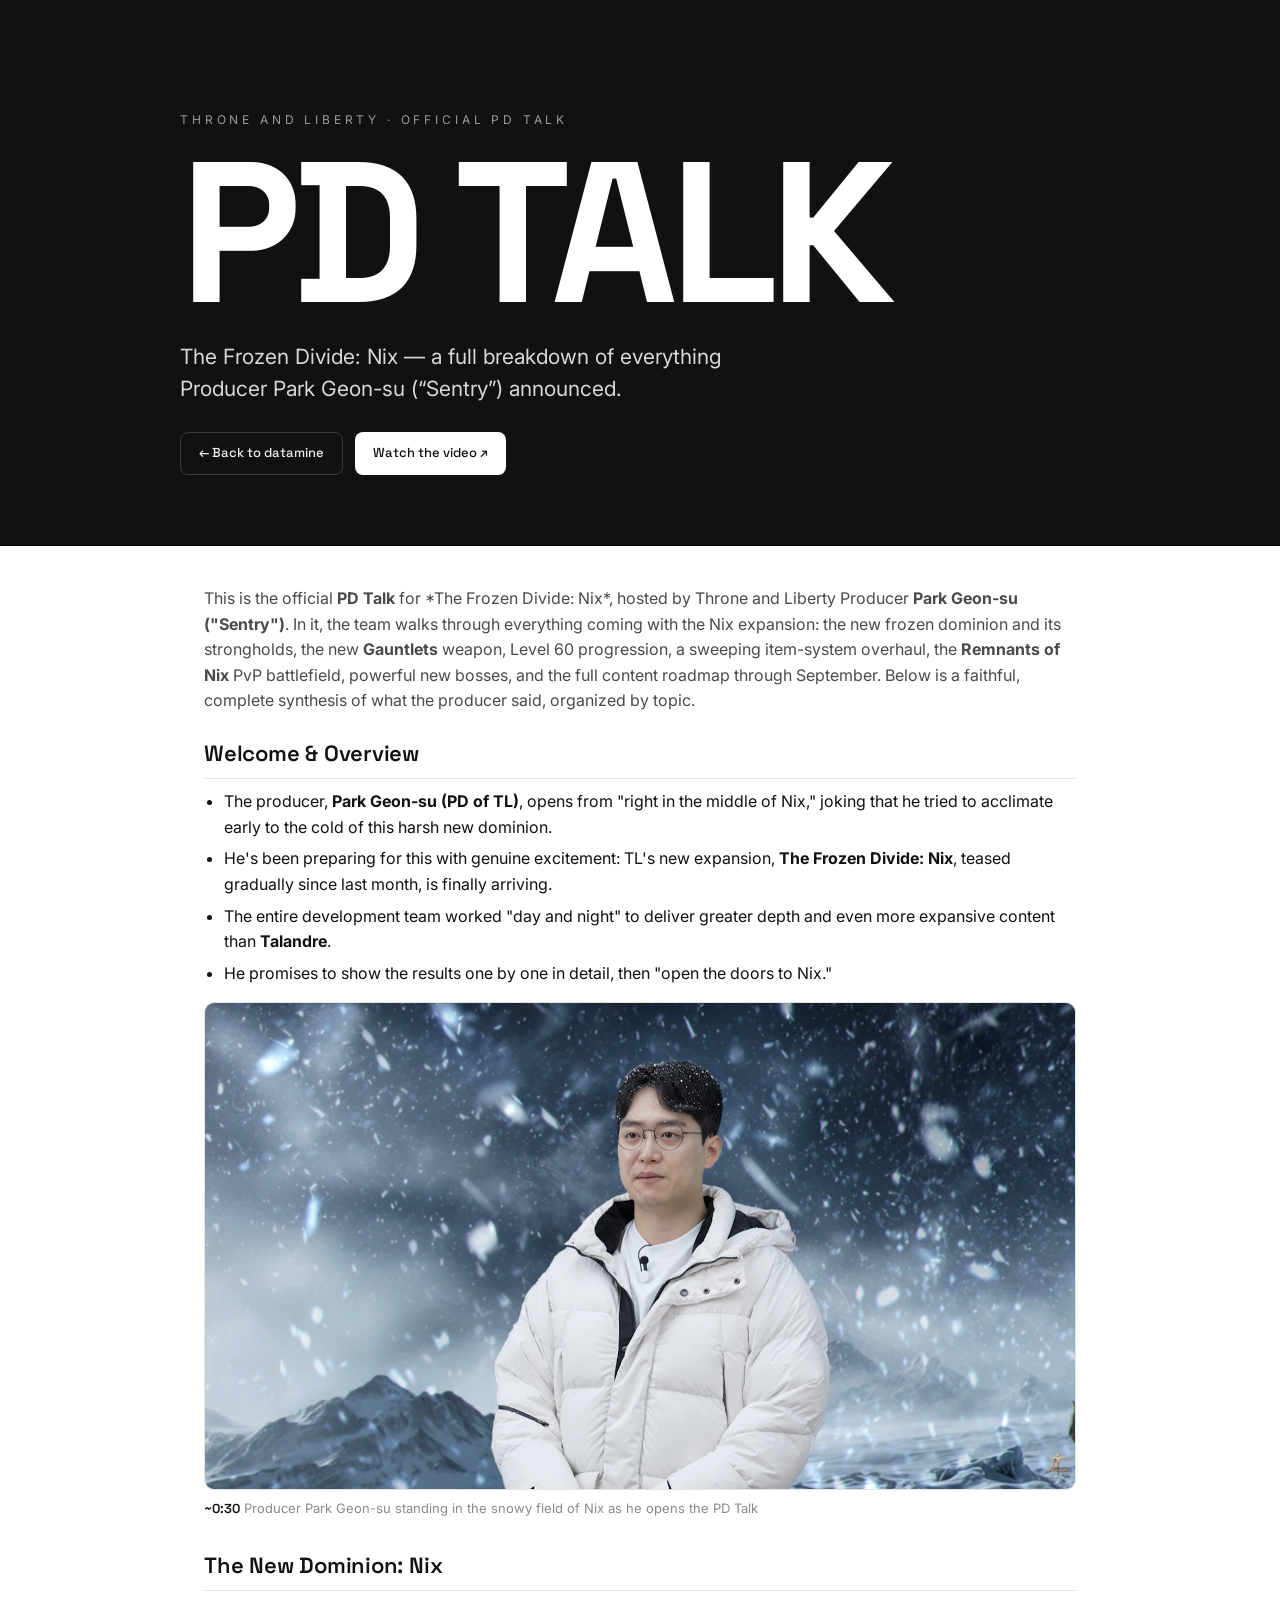
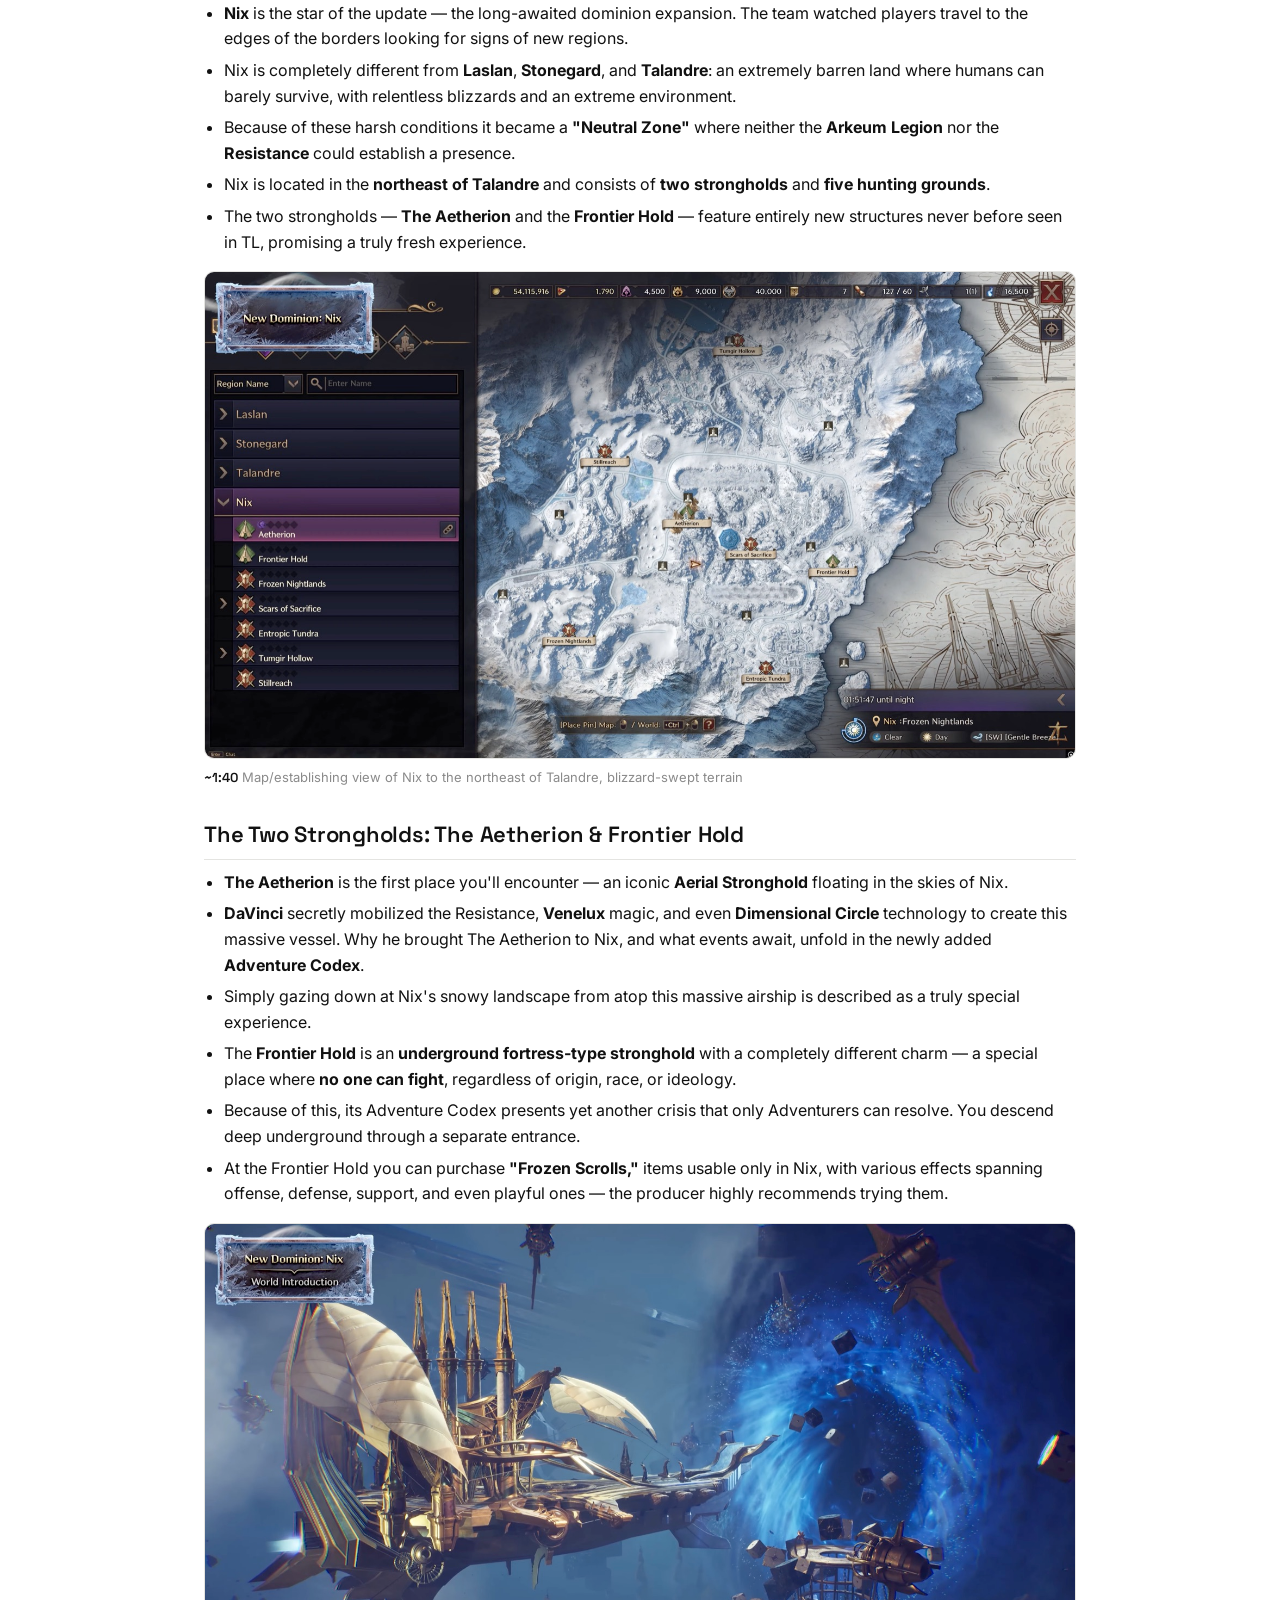
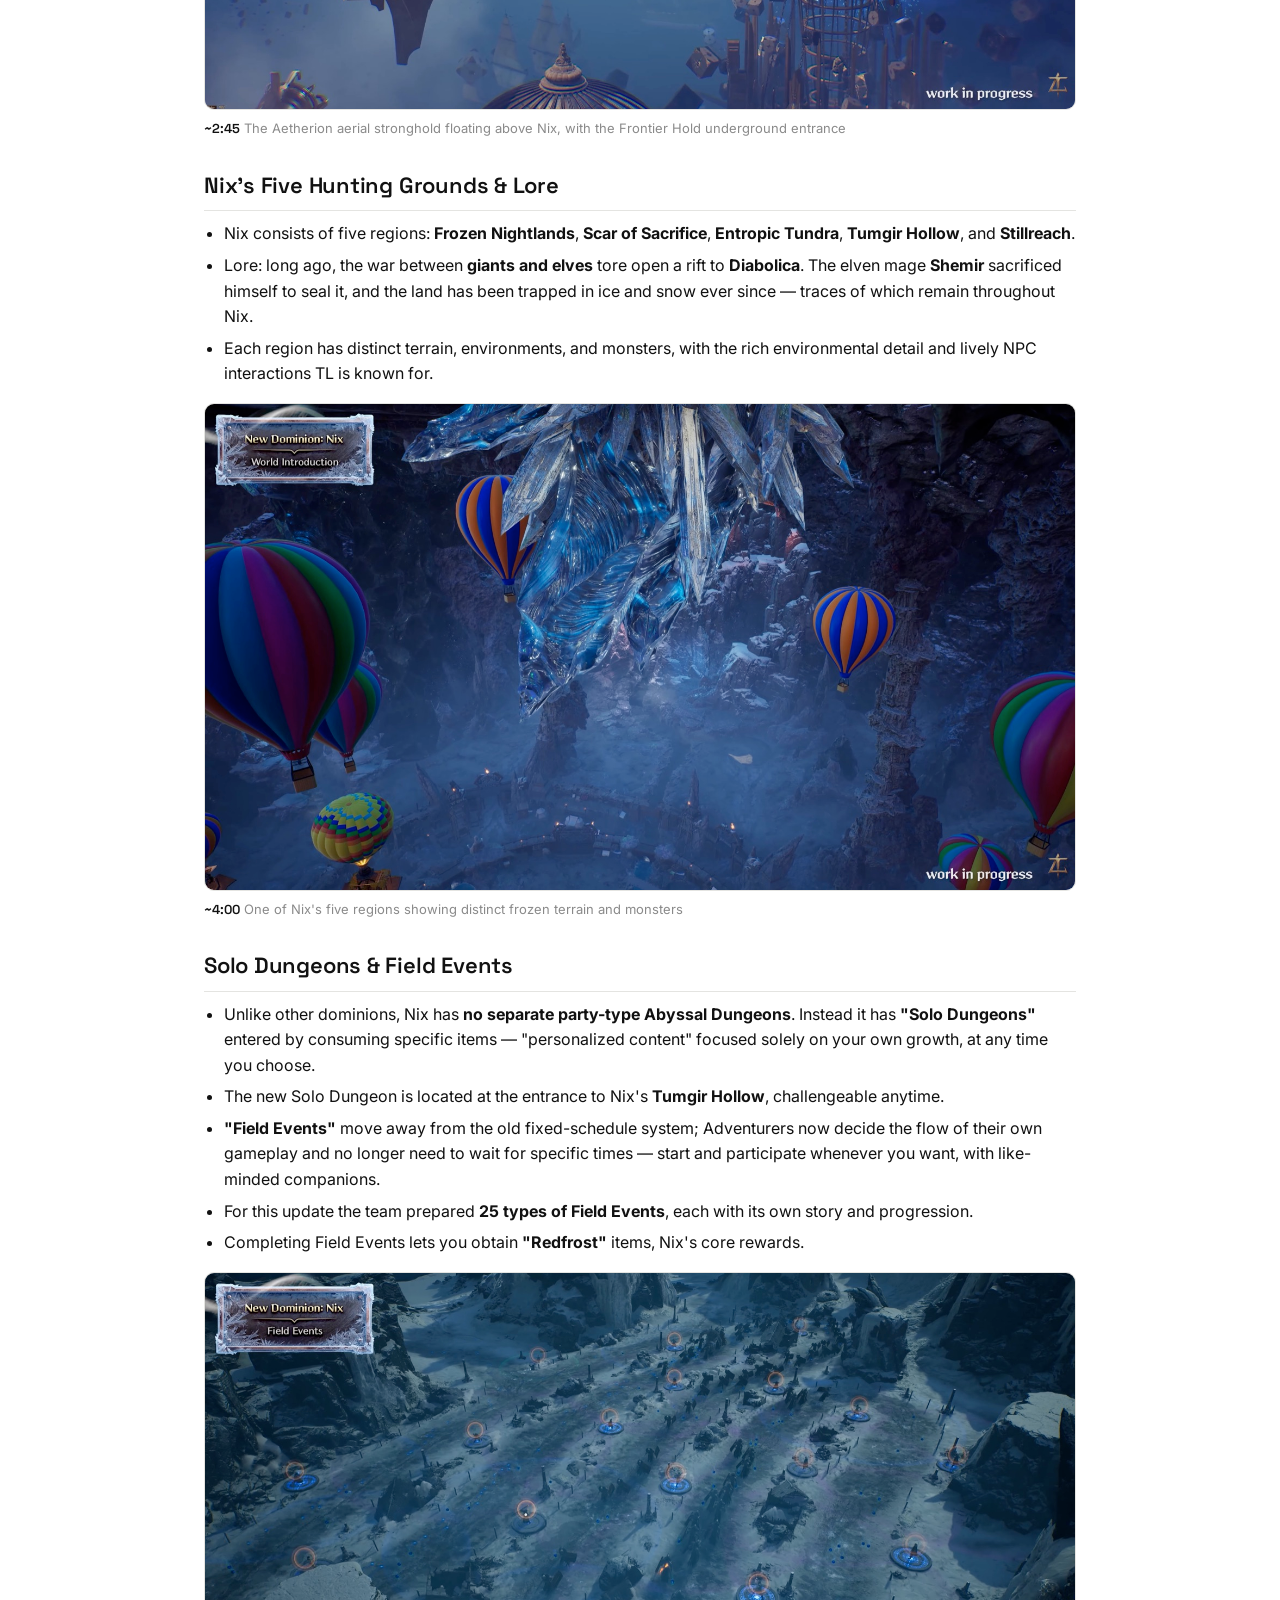
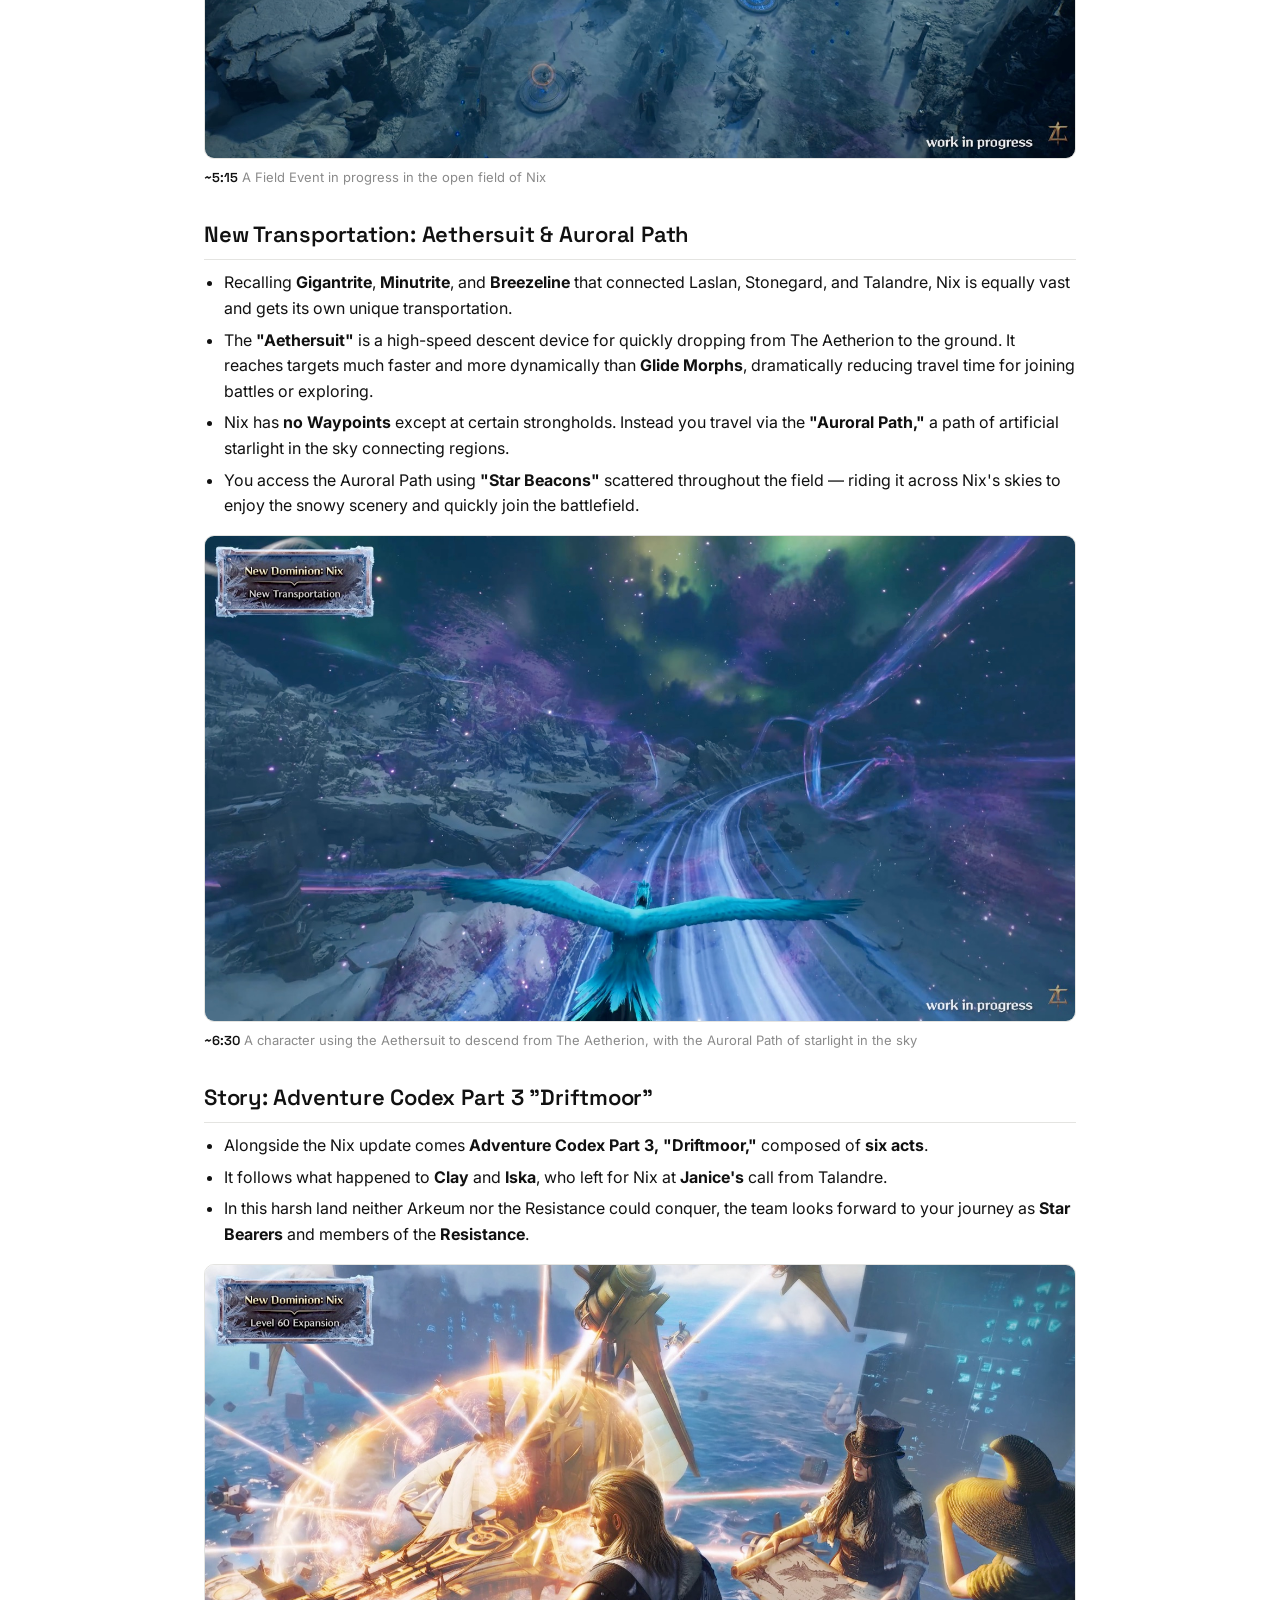
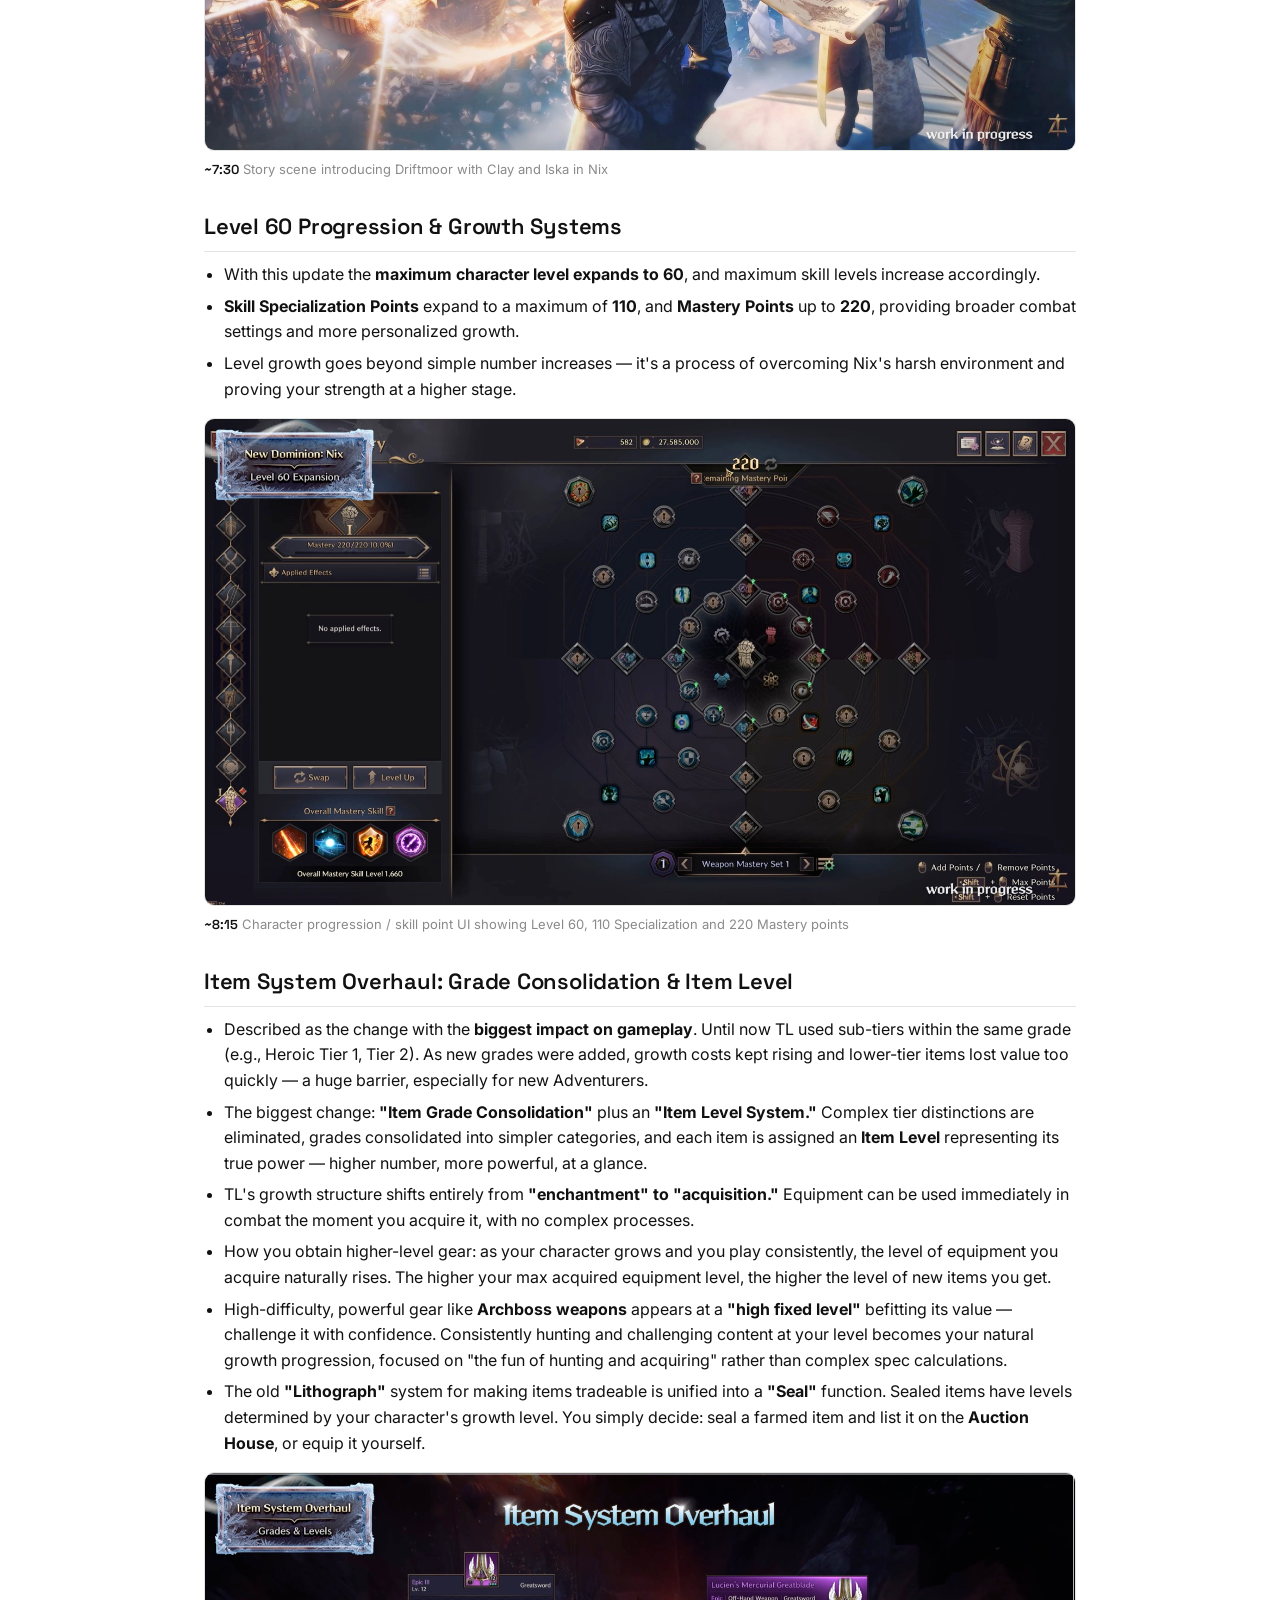
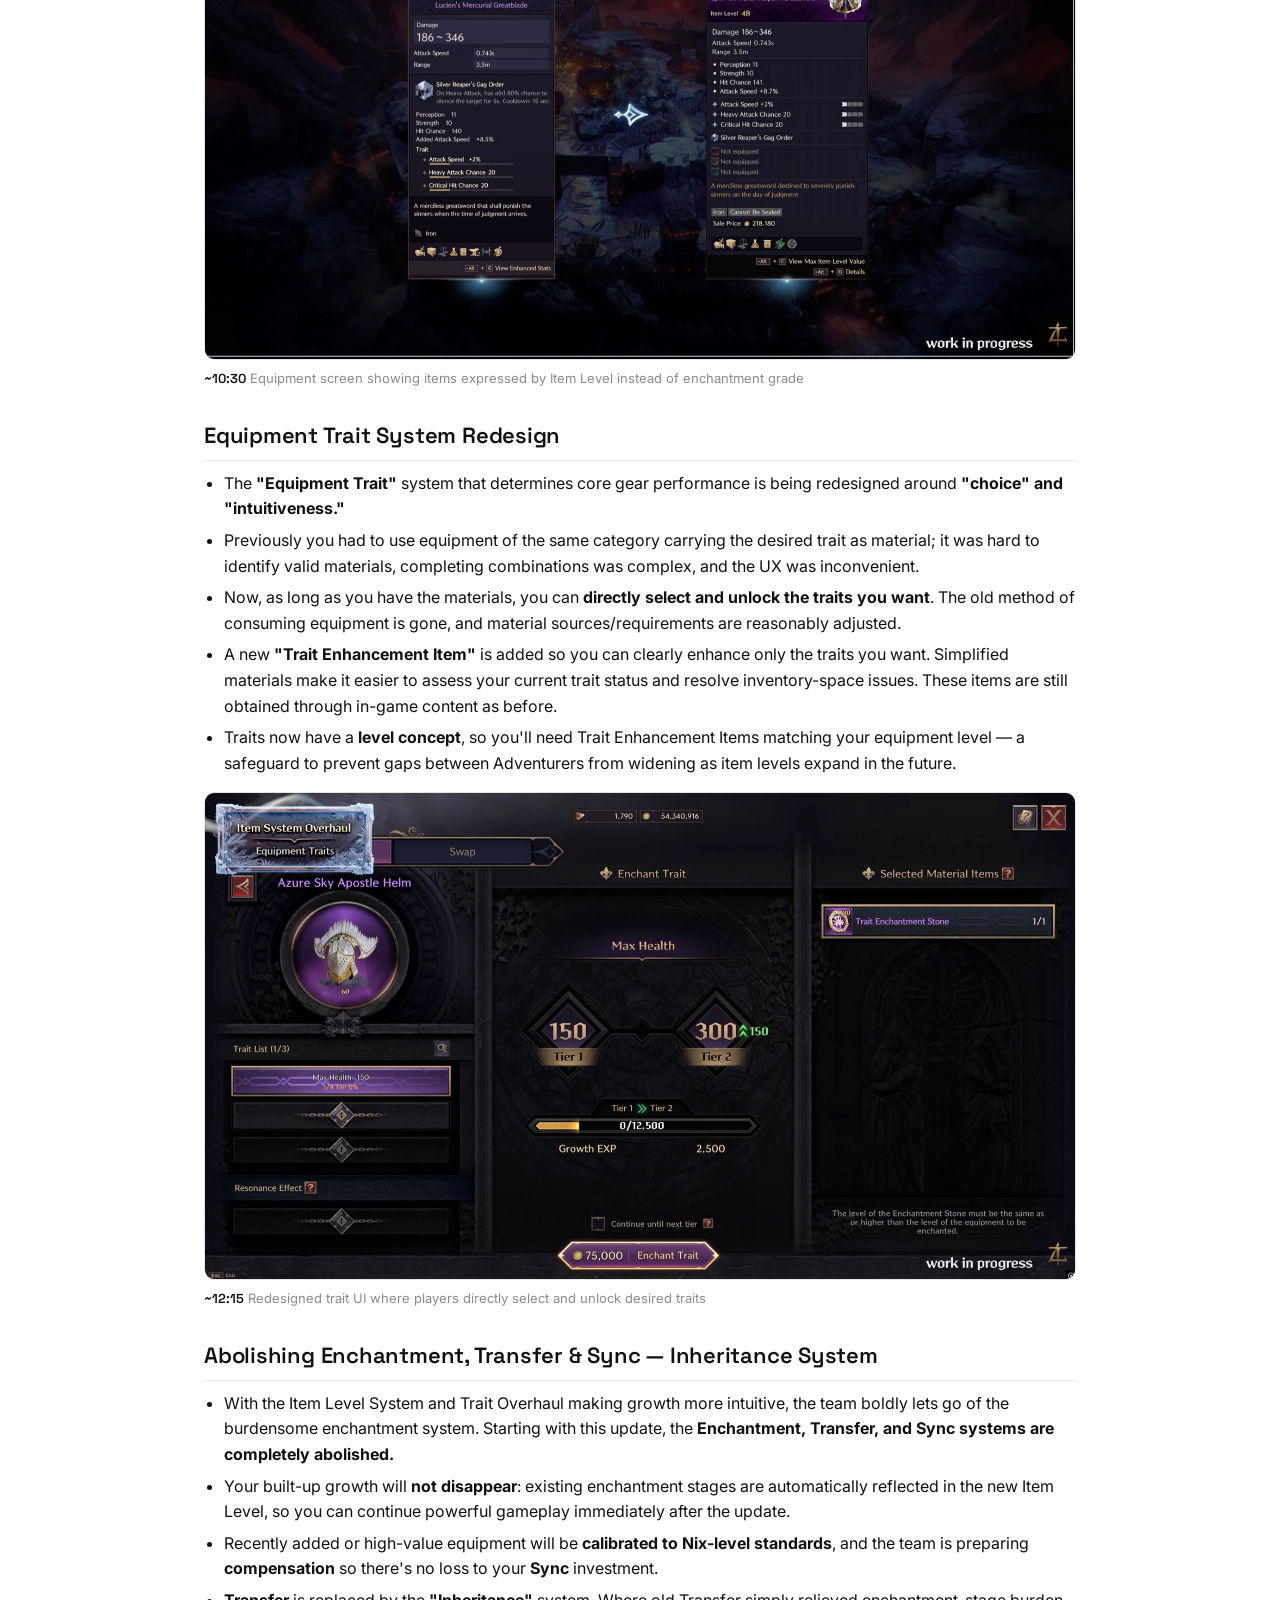
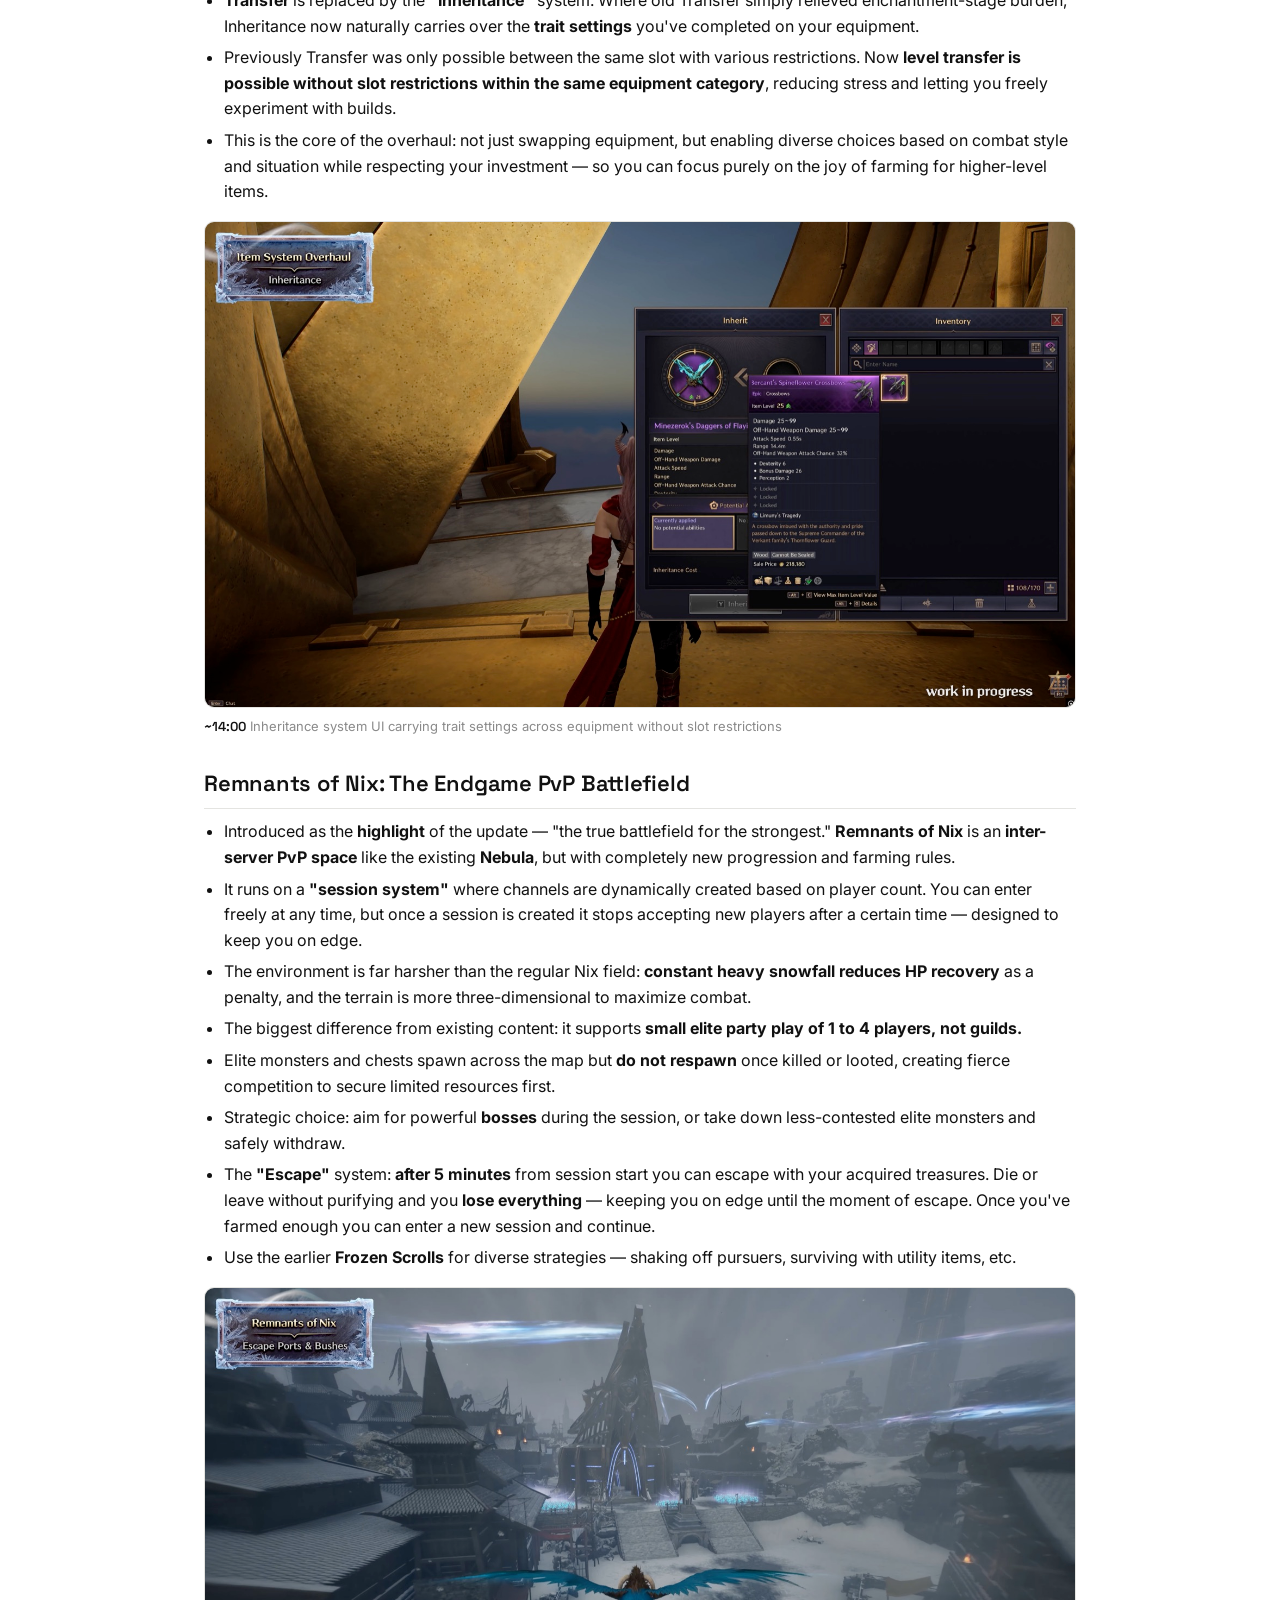
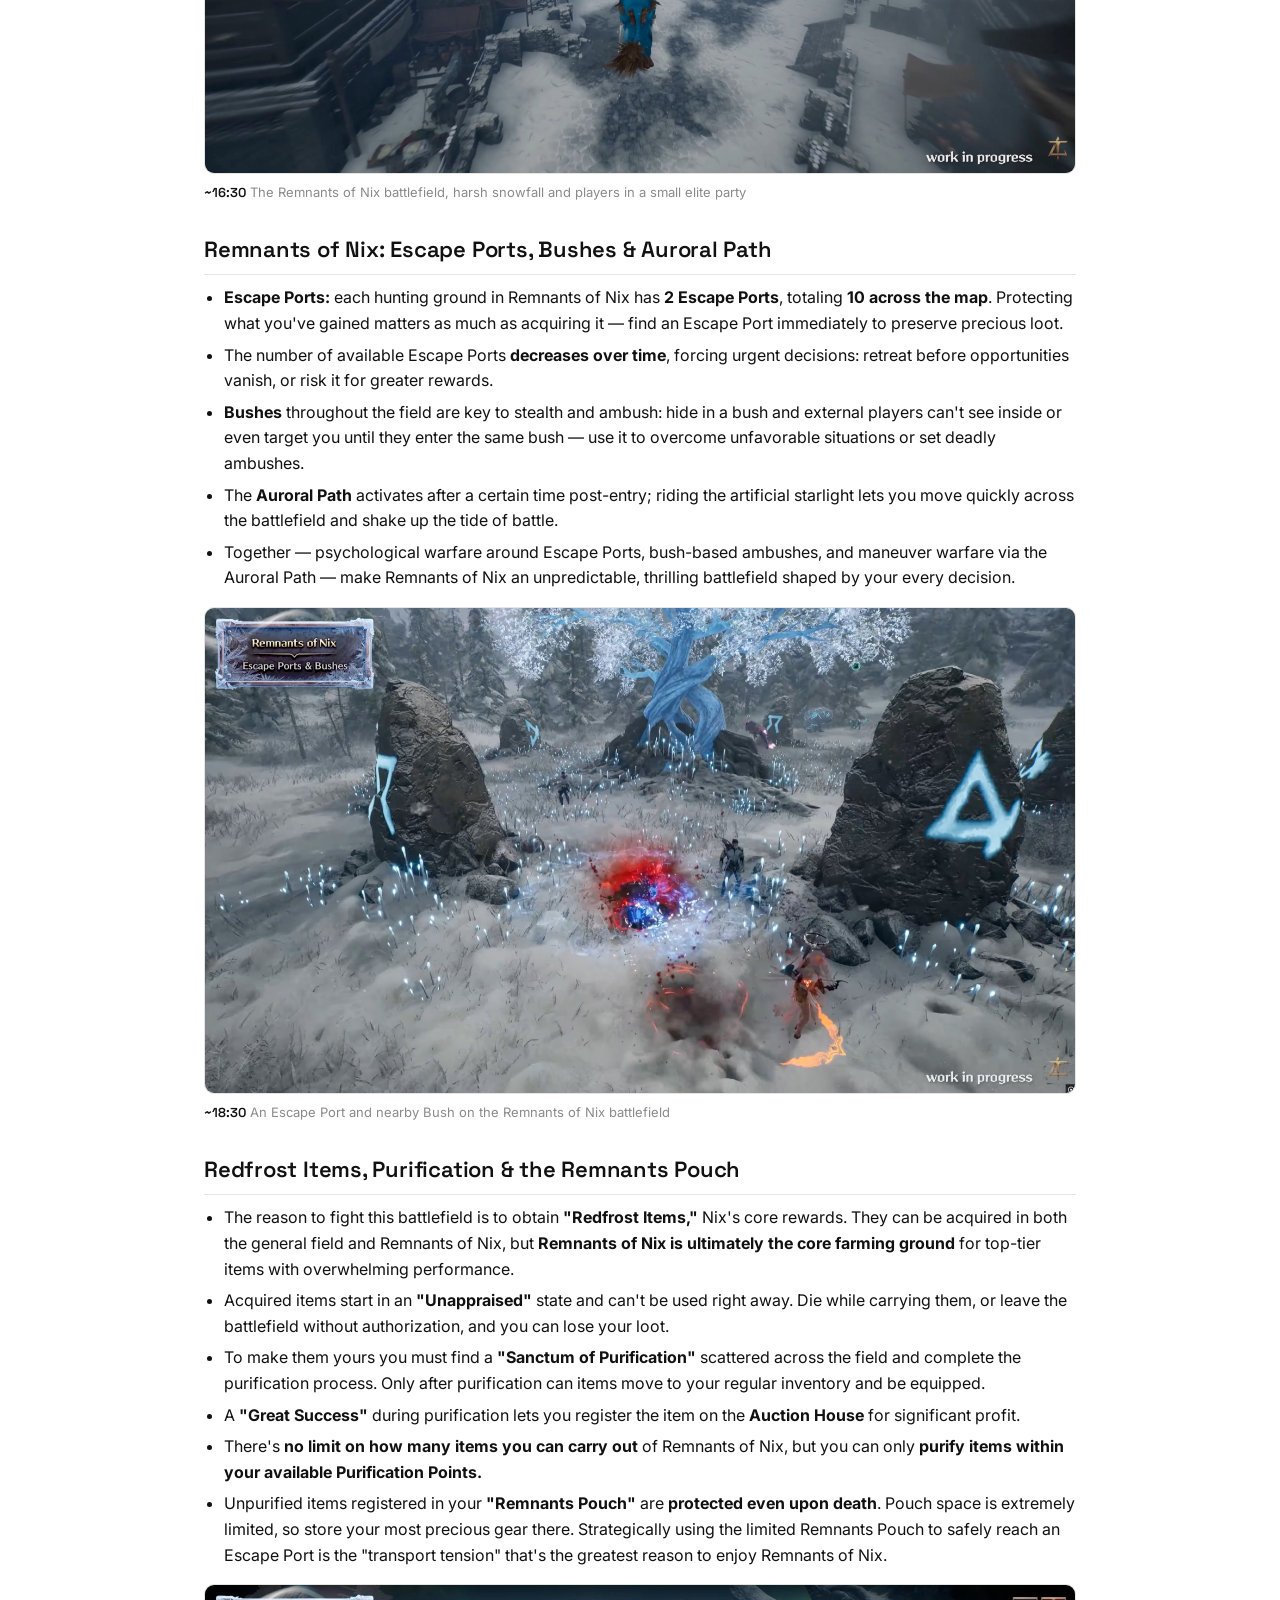
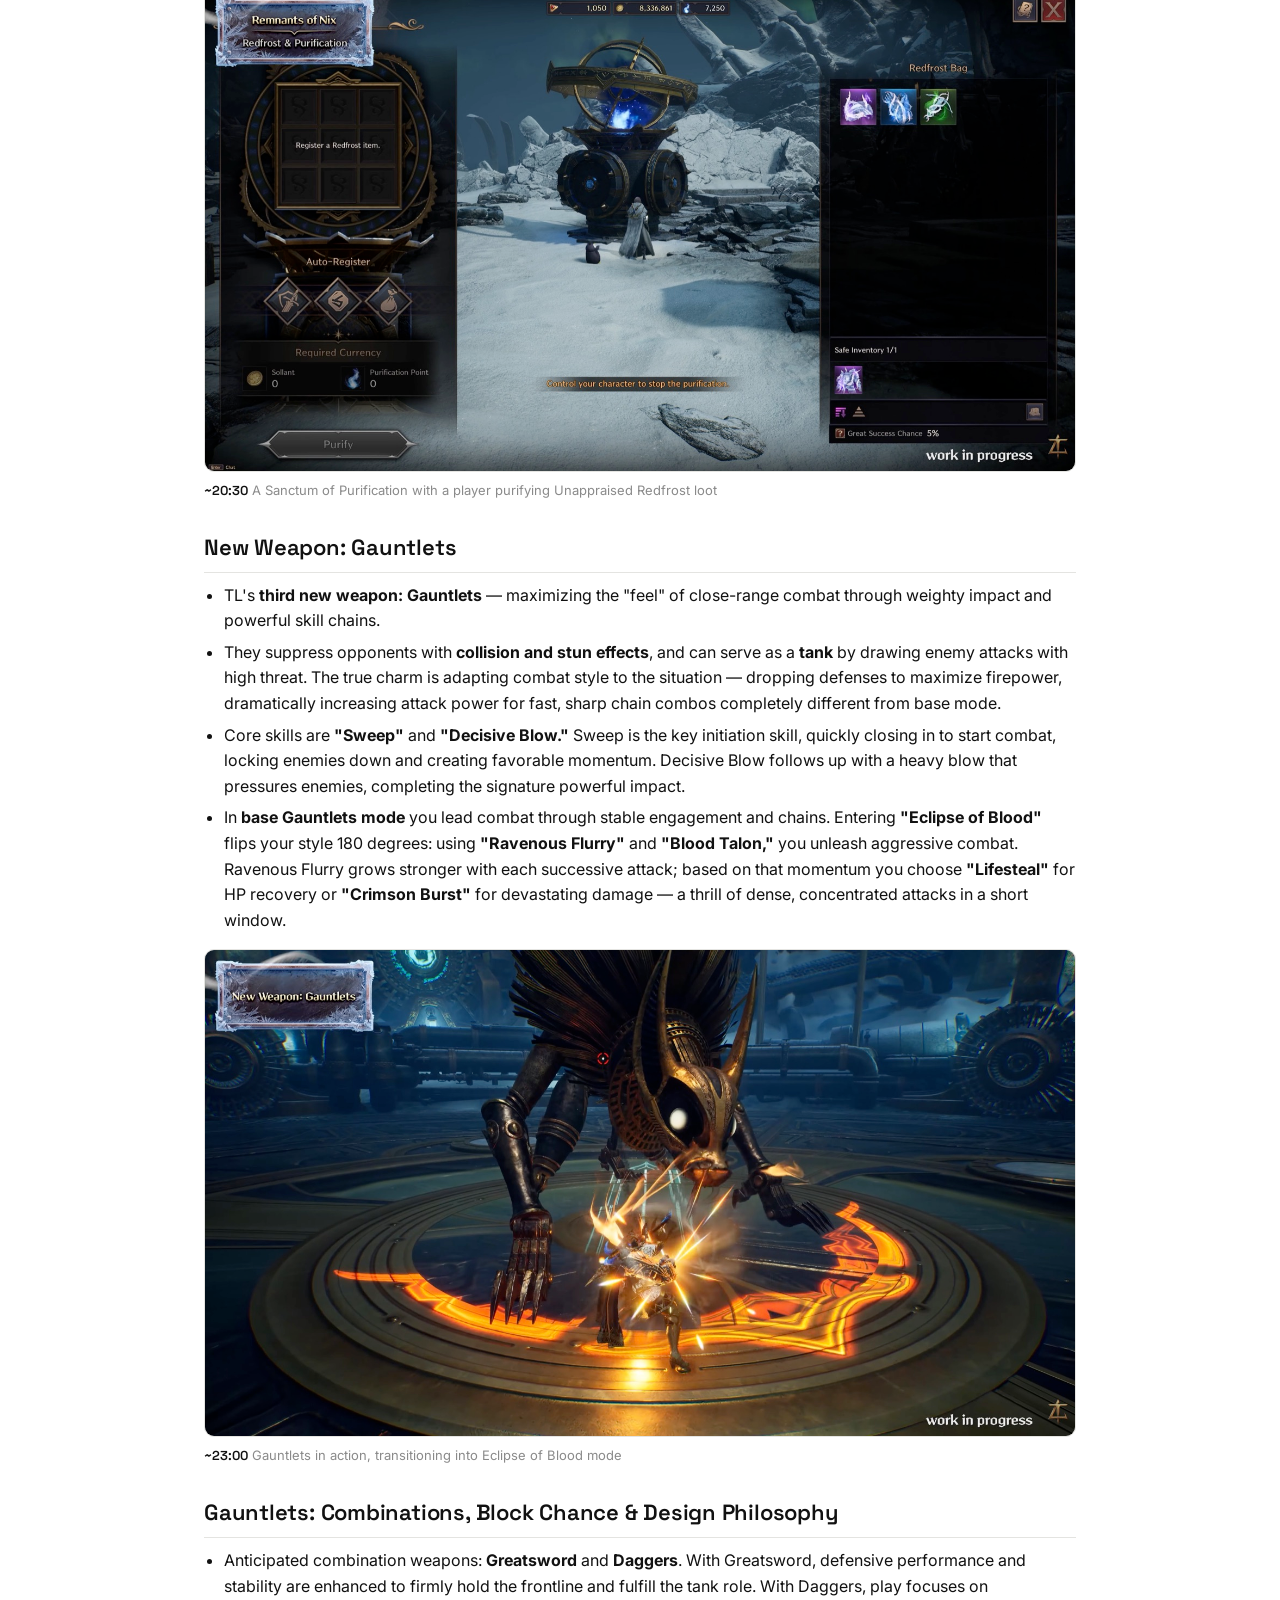
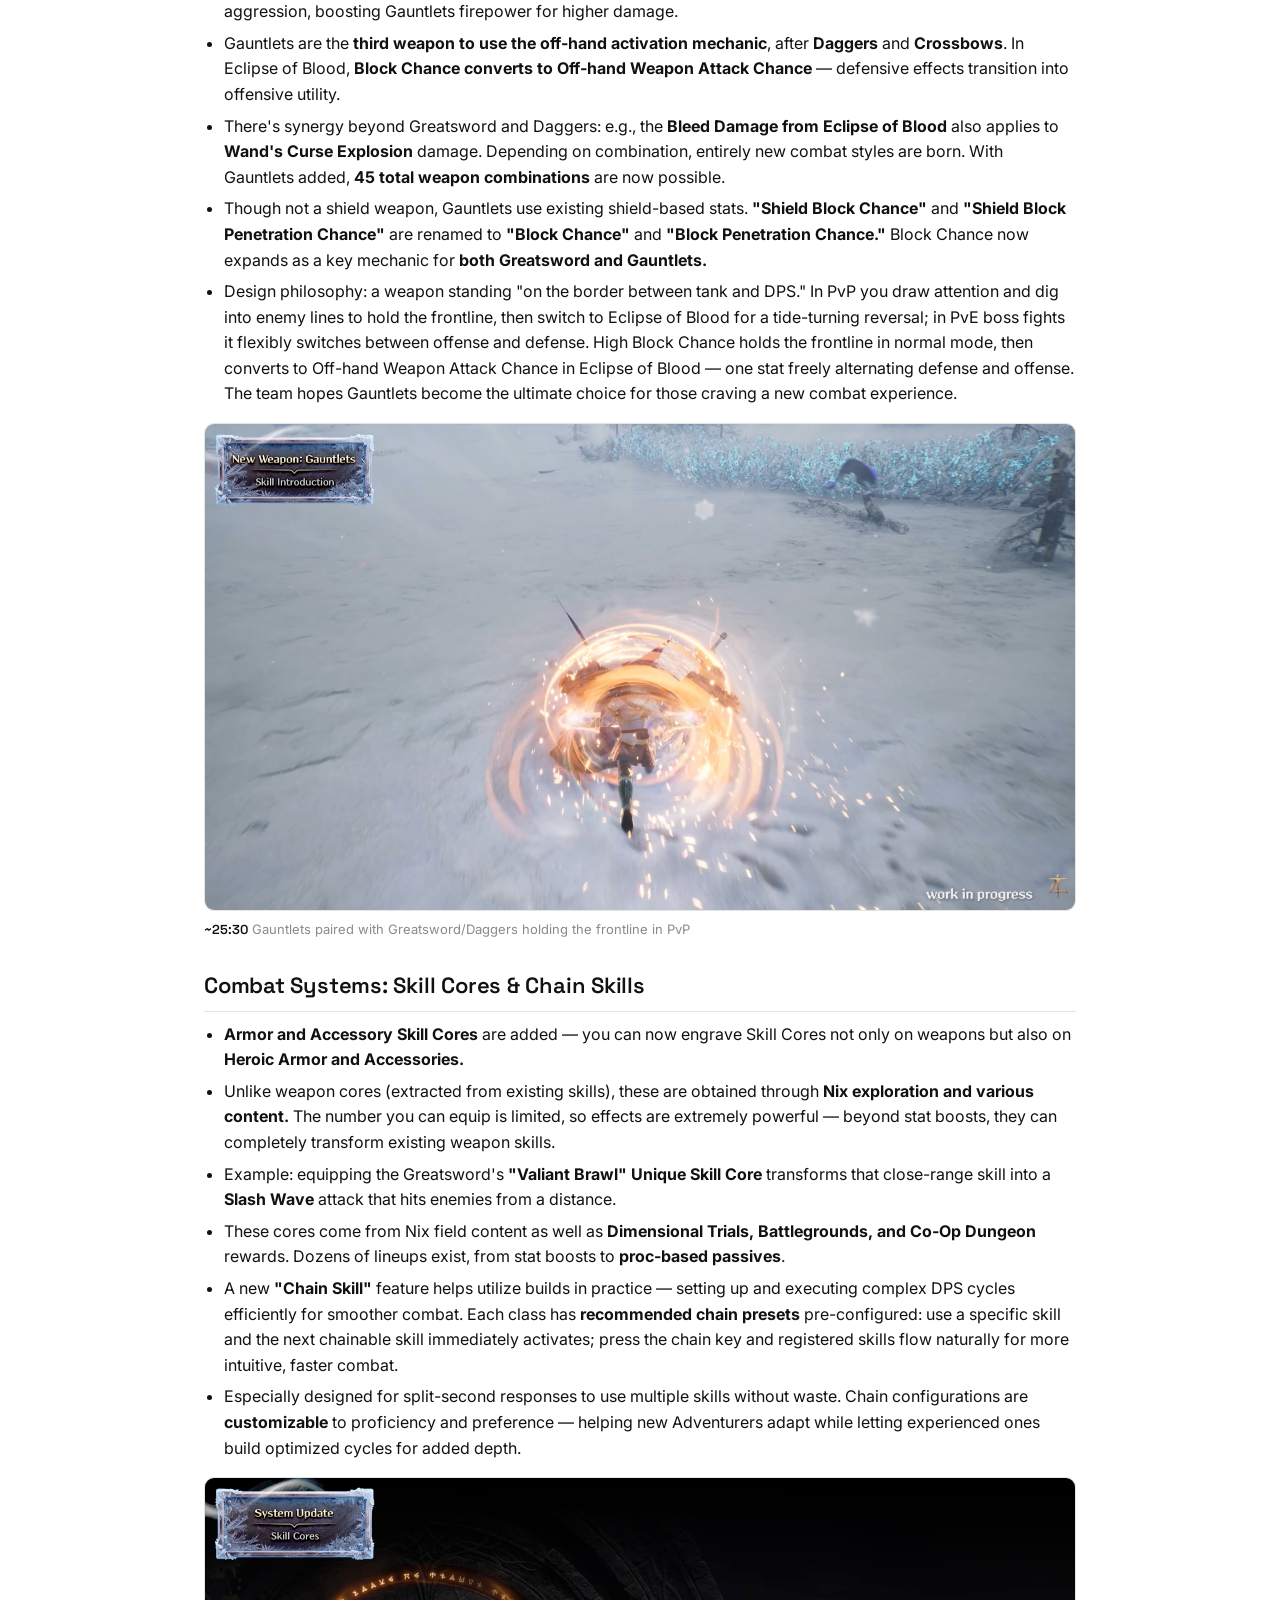
<file: pdtalk.html>
<!DOCTYPE html>
<html lang="en">
<head>
<meta charset="UTF-8">
<meta name="viewport" content="width=device-width, initial-scale=1.0">
<title>PD Talk — The Frozen Divide: Nix · NIX</title>
<meta name="description" content="Full breakdown of the official Throne and Liberty PD Talk for The Frozen Divide: Nix — everything Producer Park Geon-su announced.">
<link rel="preconnect" href="https://fonts.googleapis.com">
<link rel="preconnect" href="https://fonts.gstatic.com" crossorigin>
<link href="https://fonts.googleapis.com/css2?family=Space+Grotesk:wght@400;500;600;700&family=Inter:wght@400;500;600&display=swap" rel="stylesheet">
<link rel="stylesheet" href="style.css?v=9eb4c315">
</head>
<body>
<header class="hero hero--pd">
  <div class="hero__inner">
    <div class="hero__main">
      <p class="hero__eyebrow">Throne and Liberty · Official PD Talk</p>
      <h1 class="hero__title">PD TALK</h1>
      <p class="hero__sub">The Frozen Divide: Nix — a full breakdown of everything Producer Park Geon-su (“Sentry”) announced.</p>
      <div class="hero__cta-row">
        <a class="hero__back" href="index.html">← Back to datamine</a>
        <a class="hero__watch" href="https://www.youtube.com/watch?v=8PfPJwRlylE" target="_blank" rel="noopener">Watch the video ↗</a>
      </div>
    </div>
  </div>
</header>

<main class="main pd-main">
  <p class="pd-intro">This is the official <strong>PD Talk</strong> for *The Frozen Divide: Nix*, hosted by Throne and Liberty Producer <strong>Park Geon-su ("Sentry")</strong>. In it, the team walks through everything coming with the Nix expansion: the new frozen dominion and its strongholds, the new <strong>Gauntlets</strong> weapon, Level 60 progression, a sweeping item-system overhaul, the <strong>Remnants of Nix</strong> PvP battlefield, powerful new bosses, and the full content roadmap through September. Below is a faithful, complete synthesis of what the producer said, organized by topic.</p><h3 class="pd-sub">Welcome &amp; Overview</h3><ul class="pd-list"><li>The producer, <strong>Park Geon-su (PD of TL)</strong>, opens from "right in the middle of Nix," joking that he tried to acclimate early to the cold of this harsh new dominion.</li><li>He's been preparing for this with genuine excitement: TL's new expansion, <strong>The Frozen Divide: Nix</strong>, teased gradually since last month, is finally arriving.</li><li>The entire development team worked "day and night" to deliver greater depth and even more expansive content than <strong>Talandre</strong>.</li><li>He promises to show the results one by one in detail, then "open the doors to Nix."</li></ul><figure class="pd-shot"><img src="images/pdtalk-01.jpg" alt="Producer Park Geon-su standing in the snowy field of Nix as he opens the PD Talk" loading="lazy" onerror="this.closest('.pd-shot').classList.add('is-missing')"><figcaption><span class="pd-ts">~0:30</span> Producer Park Geon-su standing in the snowy field of Nix as he opens the PD Talk</figcaption></figure><h3 class="pd-sub">The New Dominion: Nix</h3><ul class="pd-list"><li><strong>Nix</strong> is the star of the update — the long-awaited dominion expansion. The team watched players travel to the edges of the borders looking for signs of new regions.</li><li>Nix is completely different from <strong>Laslan</strong>, <strong>Stonegard</strong>, and <strong>Talandre</strong>: an extremely barren land where humans can barely survive, with relentless blizzards and an extreme environment.</li><li>Because of these harsh conditions it became a <strong>"Neutral Zone"</strong> where neither the <strong>Arkeum Legion</strong> nor the <strong>Resistance</strong> could establish a presence.</li><li>Nix is located in the <strong>northeast of Talandre</strong> and consists of <strong>two strongholds</strong> and <strong>five hunting grounds</strong>.</li><li>The two strongholds — <strong>The Aetherion</strong> and the <strong>Frontier Hold</strong> — feature entirely new structures never before seen in TL, promising a truly fresh experience.</li></ul><figure class="pd-shot"><img src="images/pdtalk-02.jpg" alt="Map/establishing view of Nix to the northeast of Talandre, blizzard-swept terrain" loading="lazy" onerror="this.closest('.pd-shot').classList.add('is-missing')"><figcaption><span class="pd-ts">~1:40</span> Map/establishing view of Nix to the northeast of Talandre, blizzard-swept terrain</figcaption></figure><h3 class="pd-sub">The Two Strongholds: The Aetherion &amp; Frontier Hold</h3><ul class="pd-list"><li><strong>The Aetherion</strong> is the first place you'll encounter — an iconic <strong>Aerial Stronghold</strong> floating in the skies of Nix.</li><li><strong>DaVinci</strong> secretly mobilized the Resistance, <strong>Venelux</strong> magic, and even <strong>Dimensional Circle</strong> technology to create this massive vessel. Why he brought The Aetherion to Nix, and what events await, unfold in the newly added <strong>Adventure Codex</strong>.</li><li>Simply gazing down at Nix's snowy landscape from atop this massive airship is described as a truly special experience.</li><li>The <strong>Frontier Hold</strong> is an <strong>underground fortress-type stronghold</strong> with a completely different charm — a special place where <strong>no one can fight</strong>, regardless of origin, race, or ideology.</li><li>Because of this, its Adventure Codex presents yet another crisis that only Adventurers can resolve. You descend deep underground through a separate entrance.</li><li>At the Frontier Hold you can purchase <strong>"Frozen Scrolls,"</strong> items usable only in Nix, with various effects spanning offense, defense, support, and even playful ones — the producer highly recommends trying them.</li></ul><figure class="pd-shot"><img src="images/pdtalk-03.jpg" alt="The Aetherion aerial stronghold floating above Nix, with the Frontier Hold underground entrance" loading="lazy" onerror="this.closest('.pd-shot').classList.add('is-missing')"><figcaption><span class="pd-ts">~2:45</span> The Aetherion aerial stronghold floating above Nix, with the Frontier Hold underground entrance</figcaption></figure><h3 class="pd-sub">Nix's Five Hunting Grounds &amp; Lore</h3><ul class="pd-list"><li>Nix consists of five regions: <strong>Frozen Nightlands</strong>, <strong>Scar of Sacrifice</strong>, <strong>Entropic Tundra</strong>, <strong>Tumgir Hollow</strong>, and <strong>Stillreach</strong>.</li><li>Lore: long ago, the war between <strong>giants and elves</strong> tore open a rift to <strong>Diabolica</strong>. The elven mage <strong>Shemir</strong> sacrificed himself to seal it, and the land has been trapped in ice and snow ever since — traces of which remain throughout Nix.</li><li>Each region has distinct terrain, environments, and monsters, with the rich environmental detail and lively NPC interactions TL is known for.</li></ul><figure class="pd-shot"><img src="images/pdtalk-04.jpg" alt="One of Nix's five regions showing distinct frozen terrain and monsters" loading="lazy" onerror="this.closest('.pd-shot').classList.add('is-missing')"><figcaption><span class="pd-ts">~4:00</span> One of Nix's five regions showing distinct frozen terrain and monsters</figcaption></figure><h3 class="pd-sub">Solo Dungeons &amp; Field Events</h3><ul class="pd-list"><li>Unlike other dominions, Nix has <strong>no separate party-type Abyssal Dungeons</strong>. Instead it has <strong>"Solo Dungeons"</strong> entered by consuming specific items — "personalized content" focused solely on your own growth, at any time you choose.</li><li>The new Solo Dungeon is located at the entrance to Nix's <strong>Tumgir Hollow</strong>, challengeable anytime.</li><li><strong>"Field Events"</strong> move away from the old fixed-schedule system; Adventurers now decide the flow of their own gameplay and no longer need to wait for specific times — start and participate whenever you want, with like-minded companions.</li><li>For this update the team prepared <strong>25 types of Field Events</strong>, each with its own story and progression.</li><li>Completing Field Events lets you obtain <strong>"Redfrost"</strong> items, Nix's core rewards.</li></ul><figure class="pd-shot"><img src="images/pdtalk-05.jpg" alt="A Field Event in progress in the open field of Nix" loading="lazy" onerror="this.closest('.pd-shot').classList.add('is-missing')"><figcaption><span class="pd-ts">~5:15</span> A Field Event in progress in the open field of Nix</figcaption></figure><h3 class="pd-sub">New Transportation: Aethersuit &amp; Auroral Path</h3><ul class="pd-list"><li>Recalling <strong>Gigantrite</strong>, <strong>Minutrite</strong>, and <strong>Breezeline</strong> that connected Laslan, Stonegard, and Talandre, Nix is equally vast and gets its own unique transportation.</li><li>The <strong>"Aethersuit"</strong> is a high-speed descent device for quickly dropping from The Aetherion to the ground. It reaches targets much faster and more dynamically than <strong>Glide Morphs</strong>, dramatically reducing travel time for joining battles or exploring.</li><li>Nix has <strong>no Waypoints</strong> except at certain strongholds. Instead you travel via the <strong>"Auroral Path,"</strong> a path of artificial starlight in the sky connecting regions.</li><li>You access the Auroral Path using <strong>"Star Beacons"</strong> scattered throughout the field — riding it across Nix's skies to enjoy the snowy scenery and quickly join the battlefield.</li></ul><figure class="pd-shot"><img src="images/pdtalk-06.jpg" alt="A character using the Aethersuit to descend from The Aetherion, with the Auroral Path of starlight in the sky" loading="lazy" onerror="this.closest('.pd-shot').classList.add('is-missing')"><figcaption><span class="pd-ts">~6:30</span> A character using the Aethersuit to descend from The Aetherion, with the Auroral Path of starlight in the sky</figcaption></figure><h3 class="pd-sub">Story: Adventure Codex Part 3 "Driftmoor"</h3><ul class="pd-list"><li>Alongside the Nix update comes <strong>Adventure Codex Part 3, "Driftmoor,"</strong> composed of <strong>six acts</strong>.</li><li>It follows what happened to <strong>Clay</strong> and <strong>Iska</strong>, who left for Nix at <strong>Janice's</strong> call from Talandre.</li><li>In this harsh land neither Arkeum nor the Resistance could conquer, the team looks forward to your journey as <strong>Star Bearers</strong> and members of the <strong>Resistance</strong>.</li></ul><figure class="pd-shot"><img src="images/pdtalk-07.jpg" alt="Story scene introducing Driftmoor with Clay and Iska in Nix" loading="lazy" onerror="this.closest('.pd-shot').classList.add('is-missing')"><figcaption><span class="pd-ts">~7:30</span> Story scene introducing Driftmoor with Clay and Iska in Nix</figcaption></figure><h3 class="pd-sub">Level 60 Progression &amp; Growth Systems</h3><ul class="pd-list"><li>With this update the <strong>maximum character level expands to 60</strong>, and maximum skill levels increase accordingly.</li><li><strong>Skill Specialization Points</strong> expand to a maximum of <strong>110</strong>, and <strong>Mastery Points</strong> up to <strong>220</strong>, providing broader combat settings and more personalized growth.</li><li>Level growth goes beyond simple number increases — it's a process of overcoming Nix's harsh environment and proving your strength at a higher stage.</li></ul><figure class="pd-shot"><img src="images/pdtalk-08.jpg" alt="Character progression / skill point UI showing Level 60, 110 Specialization and 220 Mastery points" loading="lazy" onerror="this.closest('.pd-shot').classList.add('is-missing')"><figcaption><span class="pd-ts">~8:15</span> Character progression / skill point UI showing Level 60, 110 Specialization and 220 Mastery points</figcaption></figure><h3 class="pd-sub">Item System Overhaul: Grade Consolidation &amp; Item Level</h3><ul class="pd-list"><li>Described as the change with the <strong>biggest impact on gameplay</strong>. Until now TL used sub-tiers within the same grade (e.g., Heroic Tier 1, Tier 2). As new grades were added, growth costs kept rising and lower-tier items lost value too quickly — a huge barrier, especially for new Adventurers.</li><li>The biggest change: <strong>"Item Grade Consolidation"</strong> plus an <strong>"Item Level System."</strong> Complex tier distinctions are eliminated, grades consolidated into simpler categories, and each item is assigned an <strong>Item Level</strong> representing its true power — higher number, more powerful, at a glance.</li><li>TL's growth structure shifts entirely from <strong>"enchantment" to "acquisition."</strong> Equipment can be used immediately in combat the moment you acquire it, with no complex processes.</li><li>How you obtain higher-level gear: as your character grows and you play consistently, the level of equipment you acquire naturally rises. The higher your max acquired equipment level, the higher the level of new items you get.</li><li>High-difficulty, powerful gear like <strong>Archboss weapons</strong> appears at a <strong>"high fixed level"</strong> befitting its value — challenge it with confidence. Consistently hunting and challenging content at your level becomes your natural growth progression, focused on "the fun of hunting and acquiring" rather than complex spec calculations.</li><li>The old <strong>"Lithograph"</strong> system for making items tradeable is unified into a <strong>"Seal"</strong> function. Sealed items have levels determined by your character's growth level. You simply decide: seal a farmed item and list it on the <strong>Auction House</strong>, or equip it yourself.</li></ul><figure class="pd-shot"><img src="images/pdtalk-09.jpg" alt="Equipment screen showing items expressed by Item Level instead of enchantment grade" loading="lazy" onerror="this.closest('.pd-shot').classList.add('is-missing')"><figcaption><span class="pd-ts">~10:30</span> Equipment screen showing items expressed by Item Level instead of enchantment grade</figcaption></figure><h3 class="pd-sub">Equipment Trait System Redesign</h3><ul class="pd-list"><li>The <strong>"Equipment Trait"</strong> system that determines core gear performance is being redesigned around <strong>"choice" and "intuitiveness."</strong></li><li>Previously you had to use equipment of the same category carrying the desired trait as material; it was hard to identify valid materials, completing combinations was complex, and the UX was inconvenient.</li><li>Now, as long as you have the materials, you can <strong>directly select and unlock the traits you want</strong>. The old method of consuming equipment is gone, and material sources/requirements are reasonably adjusted.</li><li>A new <strong>"Trait Enhancement Item"</strong> is added so you can clearly enhance only the traits you want. Simplified materials make it easier to assess your current trait status and resolve inventory-space issues. These items are still obtained through in-game content as before.</li><li>Traits now have a <strong>level concept</strong>, so you'll need Trait Enhancement Items matching your equipment level — a safeguard to prevent gaps between Adventurers from widening as item levels expand in the future.</li></ul><figure class="pd-shot"><img src="images/pdtalk-10.jpg" alt="Redesigned trait UI where players directly select and unlock desired traits" loading="lazy" onerror="this.closest('.pd-shot').classList.add('is-missing')"><figcaption><span class="pd-ts">~12:15</span> Redesigned trait UI where players directly select and unlock desired traits</figcaption></figure><h3 class="pd-sub">Abolishing Enchantment, Transfer &amp; Sync — Inheritance System</h3><ul class="pd-list"><li>With the Item Level System and Trait Overhaul making growth more intuitive, the team boldly lets go of the burdensome enchantment system. Starting with this update, the <strong>Enchantment, Transfer, and Sync systems are completely abolished.</strong></li><li>Your built-up growth will <strong>not disappear</strong>: existing enchantment stages are automatically reflected in the new Item Level, so you can continue powerful gameplay immediately after the update.</li><li>Recently added or high-value equipment will be <strong>calibrated to Nix-level standards</strong>, and the team is preparing <strong>compensation</strong> so there's no loss to your <strong>Sync</strong> investment.</li><li><strong>Transfer</strong> is replaced by the <strong>"Inheritance"</strong> system. Where old Transfer simply relieved enchantment-stage burden, Inheritance now naturally carries over the <strong>trait settings</strong> you've completed on your equipment.</li><li>Previously Transfer was only possible between the same slot with various restrictions. Now <strong>level transfer is possible without slot restrictions within the same equipment category</strong>, reducing stress and letting you freely experiment with builds.</li><li>This is the core of the overhaul: not just swapping equipment, but enabling diverse choices based on combat style and situation while respecting your investment — so you can focus purely on the joy of farming for higher-level items.</li></ul><figure class="pd-shot"><img src="images/pdtalk-11.jpg" alt="Inheritance system UI carrying trait settings across equipment without slot restrictions" loading="lazy" onerror="this.closest('.pd-shot').classList.add('is-missing')"><figcaption><span class="pd-ts">~14:00</span> Inheritance system UI carrying trait settings across equipment without slot restrictions</figcaption></figure><h3 class="pd-sub">Remnants of Nix: The Endgame PvP Battlefield</h3><ul class="pd-list"><li>Introduced as the <strong>highlight</strong> of the update — "the true battlefield for the strongest." <strong>Remnants of Nix</strong> is an <strong>inter-server PvP space</strong> like the existing <strong>Nebula</strong>, but with completely new progression and farming rules.</li><li>It runs on a <strong>"session system"</strong> where channels are dynamically created based on player count. You can enter freely at any time, but once a session is created it stops accepting new players after a certain time — designed to keep you on edge.</li><li>The environment is far harsher than the regular Nix field: <strong>constant heavy snowfall reduces HP recovery</strong> as a penalty, and the terrain is more three-dimensional to maximize combat.</li><li>The biggest difference from existing content: it supports <strong>small elite party play of 1 to 4 players, not guilds.</strong></li><li>Elite monsters and chests spawn across the map but <strong>do not respawn</strong> once killed or looted, creating fierce competition to secure limited resources first.</li><li>Strategic choice: aim for powerful <strong>bosses</strong> during the session, or take down less-contested elite monsters and safely withdraw.</li><li>The <strong>"Escape"</strong> system: <strong>after 5 minutes</strong> from session start you can escape with your acquired treasures. Die or leave without purifying and you <strong>lose everything</strong> — keeping you on edge until the moment of escape. Once you've farmed enough you can enter a new session and continue.</li><li>Use the earlier <strong>Frozen Scrolls</strong> for diverse strategies — shaking off pursuers, surviving with utility items, etc.</li></ul><figure class="pd-shot"><img src="images/pdtalk-12.jpg" alt="The Remnants of Nix battlefield, harsh snowfall and players in a small elite party" loading="lazy" onerror="this.closest('.pd-shot').classList.add('is-missing')"><figcaption><span class="pd-ts">~16:30</span> The Remnants of Nix battlefield, harsh snowfall and players in a small elite party</figcaption></figure><h3 class="pd-sub">Remnants of Nix: Escape Ports, Bushes &amp; Auroral Path</h3><ul class="pd-list"><li><strong>Escape Ports:</strong> each hunting ground in Remnants of Nix has <strong>2 Escape Ports</strong>, totaling <strong>10 across the map</strong>. Protecting what you've gained matters as much as acquiring it — find an Escape Port immediately to preserve precious loot.</li><li>The number of available Escape Ports <strong>decreases over time</strong>, forcing urgent decisions: retreat before opportunities vanish, or risk it for greater rewards.</li><li><strong>Bushes</strong> throughout the field are key to stealth and ambush: hide in a bush and external players can't see inside or even target you until they enter the same bush — use it to overcome unfavorable situations or set deadly ambushes.</li><li>The <strong>Auroral Path</strong> activates after a certain time post-entry; riding the artificial starlight lets you move quickly across the battlefield and shake up the tide of battle.</li><li>Together — psychological warfare around Escape Ports, bush-based ambushes, and maneuver warfare via the Auroral Path — make Remnants of Nix an unpredictable, thrilling battlefield shaped by your every decision.</li></ul><figure class="pd-shot"><img src="images/pdtalk-13.jpg" alt="An Escape Port and nearby Bush on the Remnants of Nix battlefield" loading="lazy" onerror="this.closest('.pd-shot').classList.add('is-missing')"><figcaption><span class="pd-ts">~18:30</span> An Escape Port and nearby Bush on the Remnants of Nix battlefield</figcaption></figure><h3 class="pd-sub">Redfrost Items, Purification &amp; the Remnants Pouch</h3><ul class="pd-list"><li>The reason to fight this battlefield is to obtain <strong>"Redfrost Items,"</strong> Nix's core rewards. They can be acquired in both the general field and Remnants of Nix, but <strong>Remnants of Nix is ultimately the core farming ground</strong> for top-tier items with overwhelming performance.</li><li>Acquired items start in an <strong>"Unappraised"</strong> state and can't be used right away. Die while carrying them, or leave the battlefield without authorization, and you can lose your loot.</li><li>To make them yours you must find a <strong>"Sanctum of Purification"</strong> scattered across the field and complete the purification process. Only after purification can items move to your regular inventory and be equipped.</li><li>A <strong>"Great Success"</strong> during purification lets you register the item on the <strong>Auction House</strong> for significant profit.</li><li>There's <strong>no limit on how many items you can carry out</strong> of Remnants of Nix, but you can only <strong>purify items within your available Purification Points.</strong></li><li>Unpurified items registered in your <strong>"Remnants Pouch"</strong> are <strong>protected even upon death</strong>. Pouch space is extremely limited, so store your most precious gear there. Strategically using the limited Remnants Pouch to safely reach an Escape Port is the "transport tension" that's the greatest reason to enjoy Remnants of Nix.</li></ul><figure class="pd-shot"><img src="images/pdtalk-14.jpg" alt="A Sanctum of Purification with a player purifying Unappraised Redfrost loot" loading="lazy" onerror="this.closest('.pd-shot').classList.add('is-missing')"><figcaption><span class="pd-ts">~20:30</span> A Sanctum of Purification with a player purifying Unappraised Redfrost loot</figcaption></figure><h3 class="pd-sub">New Weapon: Gauntlets</h3><ul class="pd-list"><li>TL's <strong>third new weapon: Gauntlets</strong> — maximizing the "feel" of close-range combat through weighty impact and powerful skill chains.</li><li>They suppress opponents with <strong>collision and stun effects</strong>, and can serve as a <strong>tank</strong> by drawing enemy attacks with high threat. The true charm is adapting combat style to the situation — dropping defenses to maximize firepower, dramatically increasing attack power for fast, sharp chain combos completely different from base mode.</li><li>Core skills are <strong>"Sweep"</strong> and <strong>"Decisive Blow."</strong> Sweep is the key initiation skill, quickly closing in to start combat, locking enemies down and creating favorable momentum. Decisive Blow follows up with a heavy blow that pressures enemies, completing the signature powerful impact.</li><li>In <strong>base Gauntlets mode</strong> you lead combat through stable engagement and chains. Entering <strong>"Eclipse of Blood"</strong> flips your style 180 degrees: using <strong>"Ravenous Flurry"</strong> and <strong>"Blood Talon,"</strong> you unleash aggressive combat. Ravenous Flurry grows stronger with each successive attack; based on that momentum you choose <strong>"Lifesteal"</strong> for HP recovery or <strong>"Crimson Burst"</strong> for devastating damage — a thrill of dense, concentrated attacks in a short window.</li></ul><figure class="pd-shot"><img src="images/pdtalk-15.jpg" alt="Gauntlets in action, transitioning into Eclipse of Blood mode" loading="lazy" onerror="this.closest('.pd-shot').classList.add('is-missing')"><figcaption><span class="pd-ts">~23:00</span> Gauntlets in action, transitioning into Eclipse of Blood mode</figcaption></figure><h3 class="pd-sub">Gauntlets: Combinations, Block Chance &amp; Design Philosophy</h3><ul class="pd-list"><li>Anticipated combination weapons: <strong>Greatsword</strong> and <strong>Daggers</strong>. With Greatsword, defensive performance and stability are enhanced to firmly hold the frontline and fulfill the tank role. With Daggers, play focuses on aggression, boosting Gauntlets firepower for higher damage.</li><li>Gauntlets are the <strong>third weapon to use the off-hand activation mechanic</strong>, after <strong>Daggers</strong> and <strong>Crossbows</strong>. In Eclipse of Blood, <strong>Block Chance converts to Off-hand Weapon Attack Chance</strong> — defensive effects transition into offensive utility.</li><li>There's synergy beyond Greatsword and Daggers: e.g., the <strong>Bleed Damage from Eclipse of Blood</strong> also applies to <strong>Wand's Curse Explosion</strong> damage. Depending on combination, entirely new combat styles are born. With Gauntlets added, <strong>45 total weapon combinations</strong> are now possible.</li><li>Though not a shield weapon, Gauntlets use existing shield-based stats. <strong>"Shield Block Chance"</strong> and <strong>"Shield Block Penetration Chance"</strong> are renamed to <strong>"Block Chance"</strong> and <strong>"Block Penetration Chance."</strong> Block Chance now expands as a key mechanic for <strong>both Greatsword and Gauntlets.</strong></li><li>Design philosophy: a weapon standing "on the border between tank and DPS." In PvP you draw attention and dig into enemy lines to hold the frontline, then switch to Eclipse of Blood for a tide-turning reversal; in PvE boss fights it flexibly switches between offense and defense. High Block Chance holds the frontline in normal mode, then converts to Off-hand Weapon Attack Chance in Eclipse of Blood — one stat freely alternating defense and offense. The team hopes Gauntlets become the ultimate choice for those craving a new combat experience.</li></ul><figure class="pd-shot"><img src="images/pdtalk-16.jpg" alt="Gauntlets paired with Greatsword/Daggers holding the frontline in PvP" loading="lazy" onerror="this.closest('.pd-shot').classList.add('is-missing')"><figcaption><span class="pd-ts">~25:30</span> Gauntlets paired with Greatsword/Daggers holding the frontline in PvP</figcaption></figure><h3 class="pd-sub">Combat Systems: Skill Cores &amp; Chain Skills</h3><ul class="pd-list"><li><strong>Armor and Accessory Skill Cores</strong> are added — you can now engrave Skill Cores not only on weapons but also on <strong>Heroic Armor and Accessories.</strong></li><li>Unlike weapon cores (extracted from existing skills), these are obtained through <strong>Nix exploration and various content.</strong> The number you can equip is limited, so effects are extremely powerful — beyond stat boosts, they can completely transform existing weapon skills.</li><li>Example: equipping the Greatsword's <strong>"Valiant Brawl" Unique Skill Core</strong> transforms that close-range skill into a <strong>Slash Wave</strong> attack that hits enemies from a distance.</li><li>These cores come from Nix field content as well as <strong>Dimensional Trials, Battlegrounds, and Co-Op Dungeon</strong> rewards. Dozens of lineups exist, from stat boosts to <strong>proc-based passives</strong>.</li><li>A new <strong>"Chain Skill"</strong> feature helps utilize builds in practice — setting up and executing complex DPS cycles efficiently for smoother combat. Each class has <strong>recommended chain presets</strong> pre-configured: use a specific skill and the next chainable skill immediately activates; press the chain key and registered skills flow naturally for more intuitive, faster combat.</li><li>Especially designed for split-second responses to use multiple skills without waste. Chain configurations are <strong>customizable</strong> to proficiency and preference — helping new Adventurers adapt while letting experienced ones build optimized cycles for added depth.</li></ul><figure class="pd-shot"><img src="images/pdtalk-17.jpg" alt="Skill Core transforming a weapon skill, and the Chain Skill setup UI" loading="lazy" onerror="this.closest('.pd-shot').classList.add('is-missing')"><figcaption><span class="pd-ts">~28:00</span> Skill Core transforming a weapon skill, and the Chain Skill setup UI</figcaption></figure><h3 class="pd-sub">Field Elite Overhaul (PvE &amp; PvP Modes)</h3><ul class="pd-list"><li>A complete overhaul of field elite value and gameplay — restructured elite compositions across the field with significantly enhanced rewards for the "thrill of loot drops."</li><li>Field Elites operate in <strong>two modes: PvE and PvP.</strong> Existing elites from <strong>Stonegard, Laslan, and Talandre</strong> return with improved combat — <strong>over 40 types</strong> total — and Nix adds <strong>5 new elite types.</strong></li><li><strong>PvP Mode Elite:</strong> only one appears, very rarely, in each dominion. The area around it instantly converts to a <strong>PvP zone</strong>; combat and boss fights interweave in real time. It appears at <strong>maximum level 60</strong> regardless of zone level, offering challenging difficulty worthy of powerful rewards.</li><li><strong>PvE Elites:</strong> appear one per region at regular intervals, scaled to the region's level, so they're easier to challenge. <strong>No attempt limits</strong> — fight through competition and win, and the rewards are entirely yours, in a true open field without time constraints.</li></ul><figure class="pd-shot"><img src="images/pdtalk-18.jpg" alt="A PvP Mode Field Elite converting the surrounding area into a PvP zone" loading="lazy" onerror="this.closest('.pd-shot').classList.add('is-missing')"><figcaption><span class="pd-ts">~30:00</span> A PvP Mode Field Elite converting the surrounding area into a PvP zone</figcaption></figure><h3 class="pd-sub">More Systems &amp; New Stages (Runes, Life Skills, Co-Op Dungeons, Bosses)</h3><ul class="pd-list"><li>Briefly previewed: the <strong>"Rune System"</strong> for armor and <strong>"Life Skills"</strong> enriching the <strong>Solisium</strong> experience will be partially revealed. <strong>New passive skills per weapon</strong> are added for deeper skill-tree research.</li><li><strong>2 new Co-Op Dungeons</strong> designed from scratch deliver entirely fresh strategy experiences.</li><li><strong>2 new Field Bosses, Thuban and Porfos</strong>, heat up Nix's fields — the massive gorilla boss glimpsed in the Nix trailer, and the boss that froze everything around it.</li><li>Existing <strong>Talandre Field Bosses</strong> are upgraded and added as <strong>Ascended Field Bosses.</strong></li></ul><figure class="pd-shot"><img src="images/pdtalk-19.jpg" alt="The new field bosses Thuban (gorilla) and Porfos in Nix" loading="lazy" onerror="this.closest('.pd-shot').classList.add('is-missing')"><figcaption><span class="pd-ts">~31:00</span> The new field bosses Thuban (gorilla) and Porfos in Nix</figcaption></figure><h3 class="pd-sub">Content Roadmap: New Archbosses (July–September)</h3><ul class="pd-list"><li><strong>July:</strong> the new Archboss, Dragon Knight <strong>"Ramux,"</strong> arrives — soaring freely through the skies with a very special hidden mechanic.</li><li><strong>August:</strong> the Colossus <strong>"Vegamor,"</strong> of overwhelming scale, is in preparation — an unprecedented scale in TL history.</li><li>On equipment hierarchy: as a new generation opens, hierarchy naturally adjusts, but existing equipment doesn't lose value. <strong>Queen Bellandir</strong> and <strong>Tevent</strong> weapons pass the top spot to the next generation, but their unique <strong>Weapon Skill Cores</strong> remain irreplaceably powerful and situationally formidable even after Nix.</li><li><strong>Talandre Archboss weapons</strong> from <strong>Deluzhnoa</strong> and <strong>Giant Cordy</strong> maintain top-tier status in the Nix environment alongside new Archboss gear. The team is calibrating to present new goals while respecting prior investment — aiming for diverse viable equipment choices based on style and strategy rather than a blanket replacement.</li><li><strong>September:</strong> a new challenge tests your limits again, and existing Co-Op Dungeons are overhauled into a <strong>"Single Mode"</strong> to clear solo — <strong>5 dungeons converted first</strong>, with the rest to follow — bringing new enjoyment for those wanting to prove individual growth.</li></ul><figure class="pd-shot"><img src="images/pdtalk-20.jpg" alt="The new Archbosses Ramux (Dragon Knight) and the colossal Vegamor" loading="lazy" onerror="this.closest('.pd-shot').classList.add('is-missing')"><figcaption><span class="pd-ts">~32:00</span> The new Archbosses Ramux (Dragon Knight) and the colossal Vegamor</figcaption></figure><h3 class="pd-sub">Character Boost, Closing &amp; Celebration Gift</h3><ul class="pd-list"><li>A new <strong>"Character Boost"</strong> system helps you jump in quickly — different from the existing <strong>Hyper Boosting</strong>. On use you <strong>instantly reach Level 55</strong> with basic equipment fully set up, an efficient choice for entering Nix's upper-tier content fast. The journey <strong>from Level 1</strong> through Solisium's narrative remains carefully kept open for those who prefer it.</li><li>Closing thanks: the entire team deliberated intensely and prepared with all their hearts, hoping the new dominion and systems bring fresh energy and lasting memories, and pledging to keep improving Solisium using player feedback.</li><li>A celebration gift: an <strong>"Update Celebration Coupon"</strong> — check the coupon code on screen to start your Nix adventure richer.</li><li>The update arrives <strong>June 25th</strong>; the producer signs off, looking forward to meeting again "in Nix's cold blizzard."</li></ul><figure class="pd-shot"><img src="images/pdtalk-21.jpg" alt="The Update Celebration Coupon code on screen with the June 25th launch date" loading="lazy" onerror="this.closest('.pd-shot').classList.add('is-missing')"><figcaption><span class="pd-ts">~33:30</span> The Update Celebration Coupon code on screen with the June 25th launch date</figcaption></figure>
</main>

<footer class="footer">
  <p>Breakdown of the official <a href="https://www.youtube.com/watch?v=8PfPJwRlylE" target="_blank" rel="noopener">PD Talk</a> video. Throne and Liberty © NCSOFT / Amazon Games.</p>
  <p class="footer__small"><a href="index.html">← Back to the NIX datamine</a></p>
  <p class="footer__love">made with <span class="heart">&#10084;</span> by gogurm</p>
</footer>

<button class="totop" id="totop" aria-label="Back to top">↑</button>
<script src="script.js?v=19306cb2"></script>
</body>
</html>
</file>
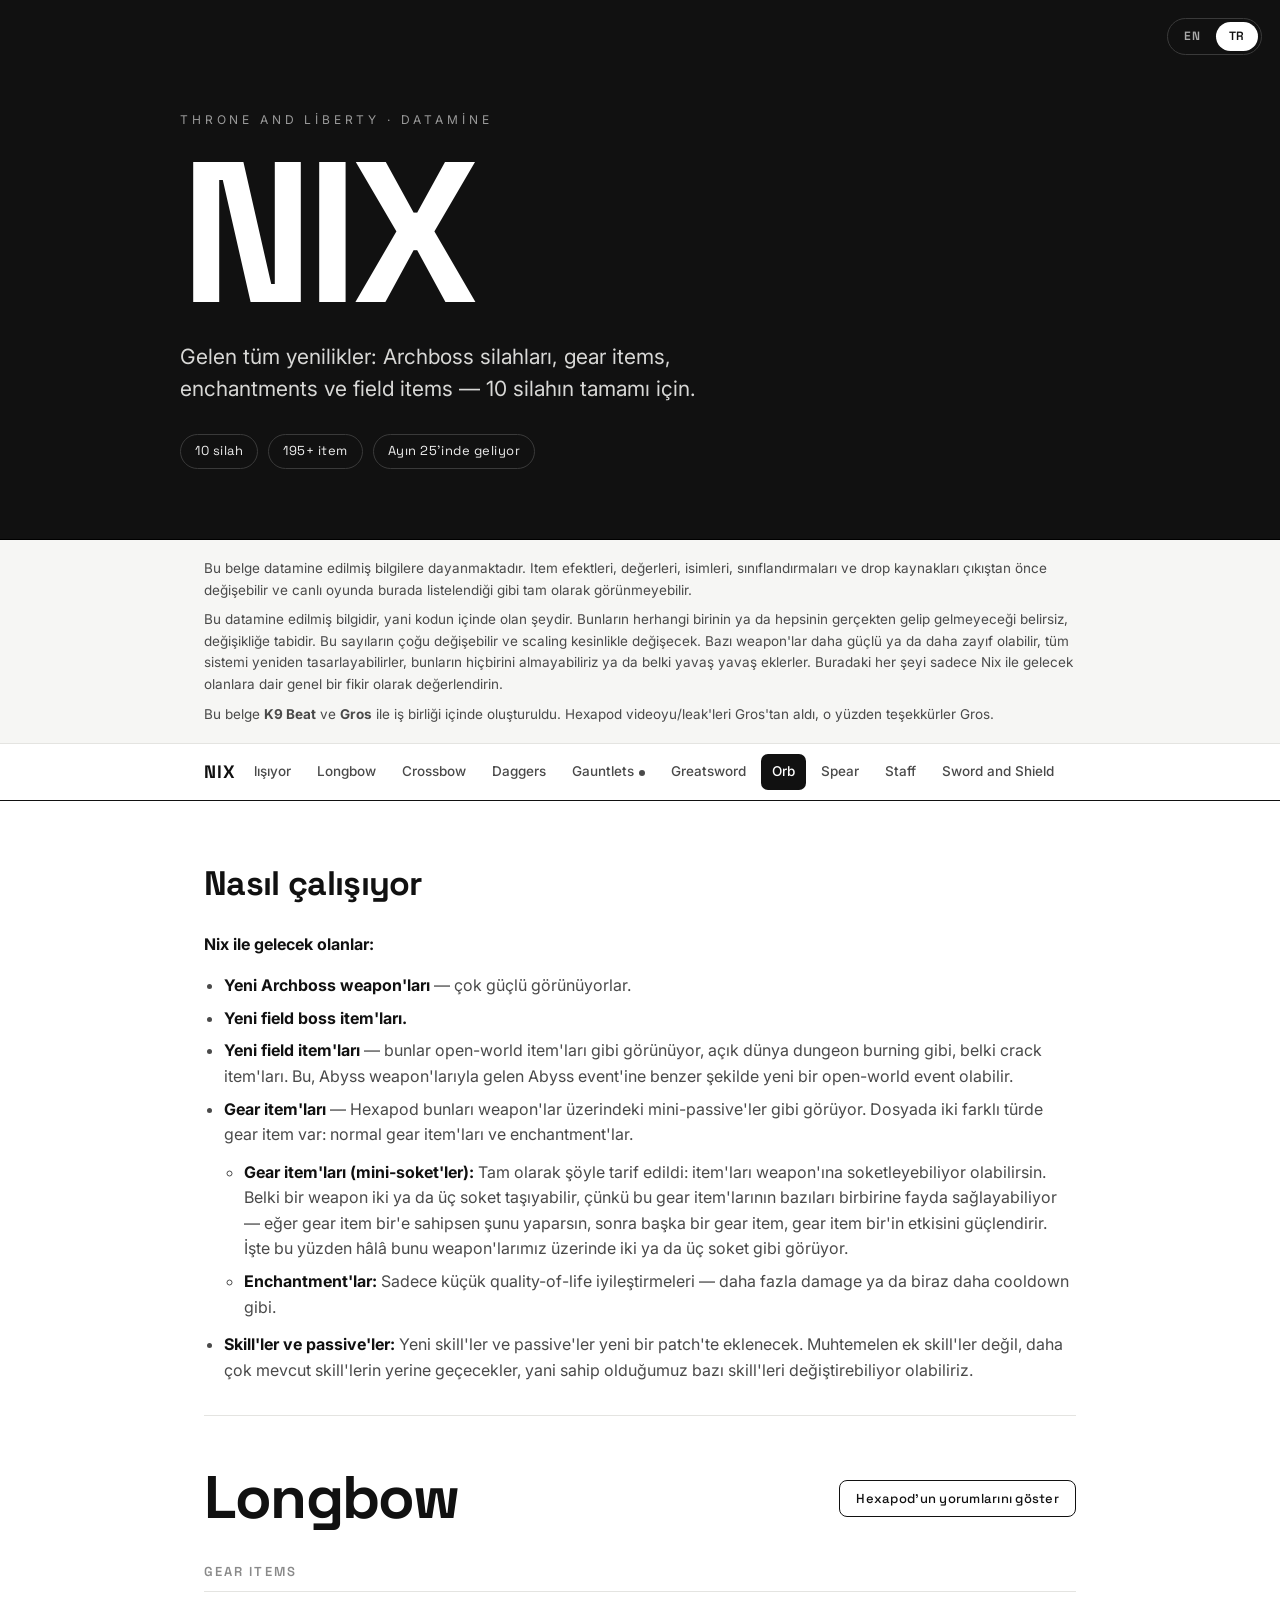
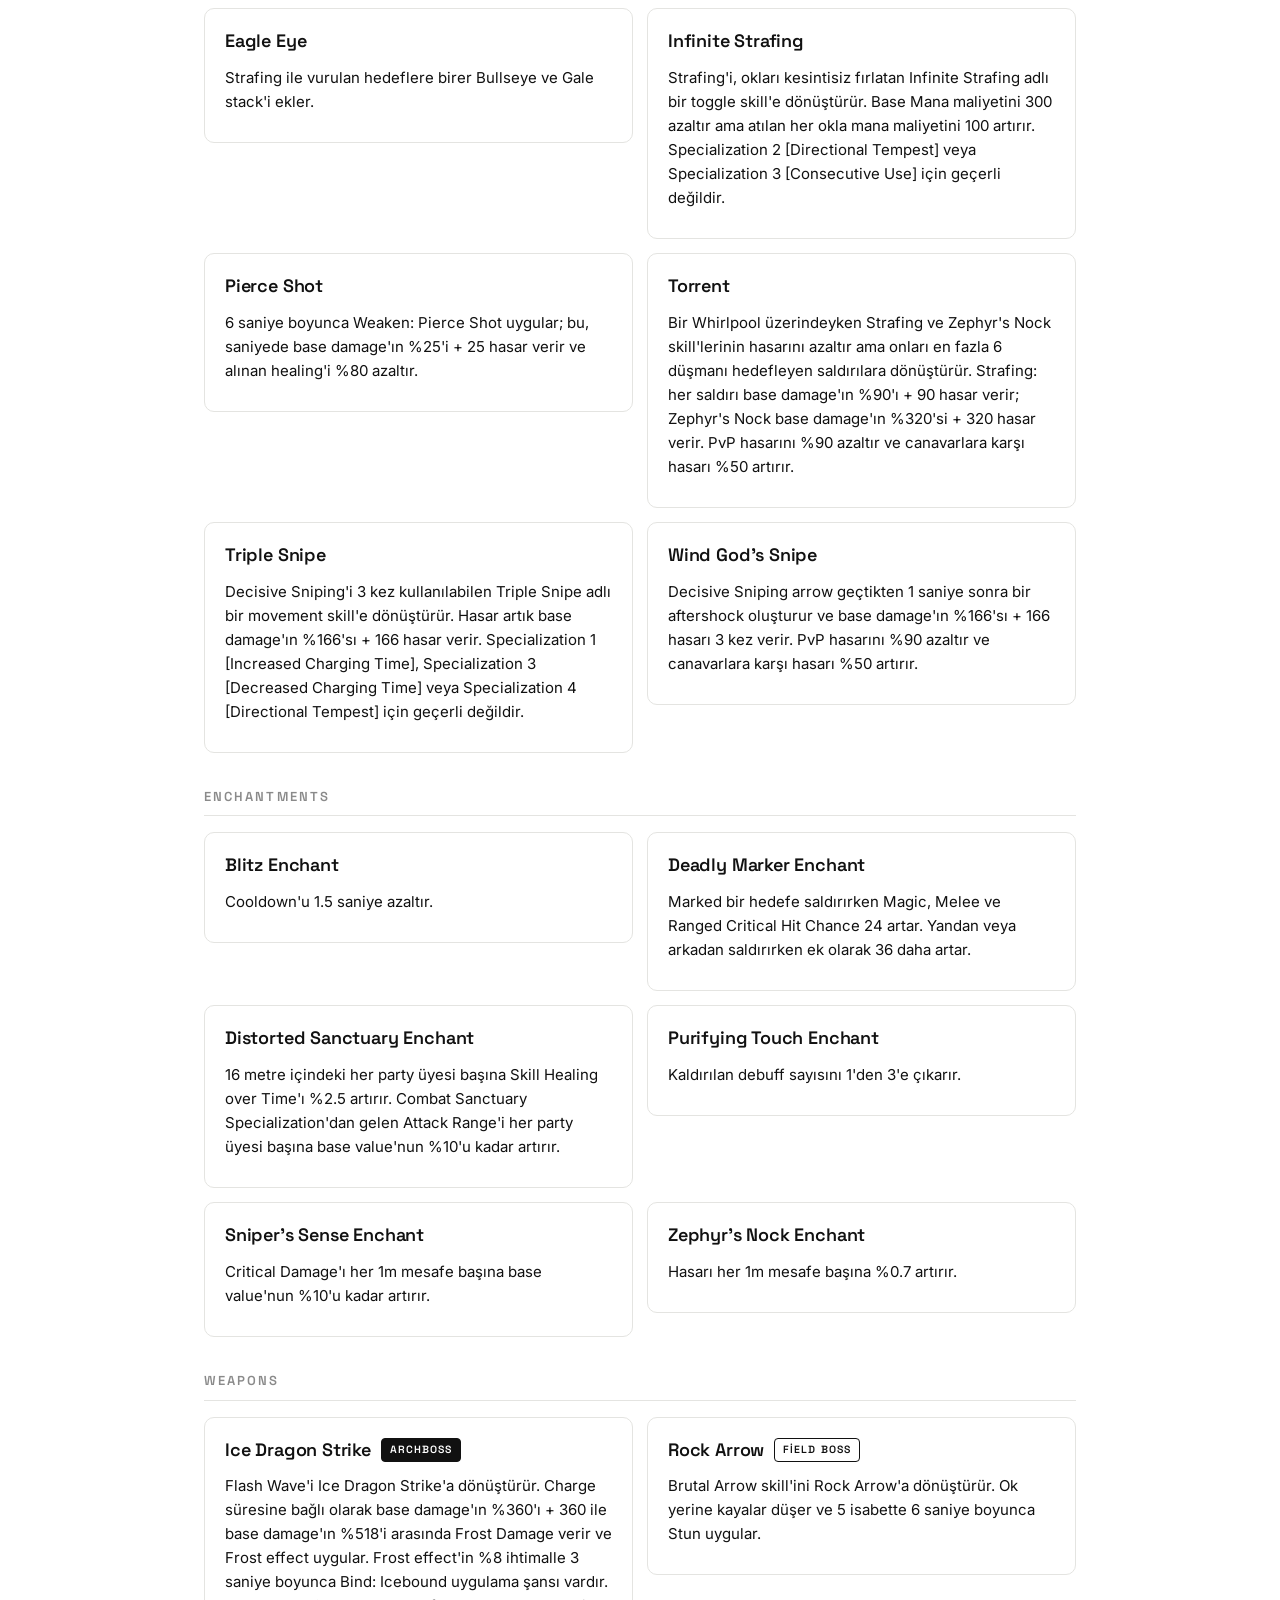
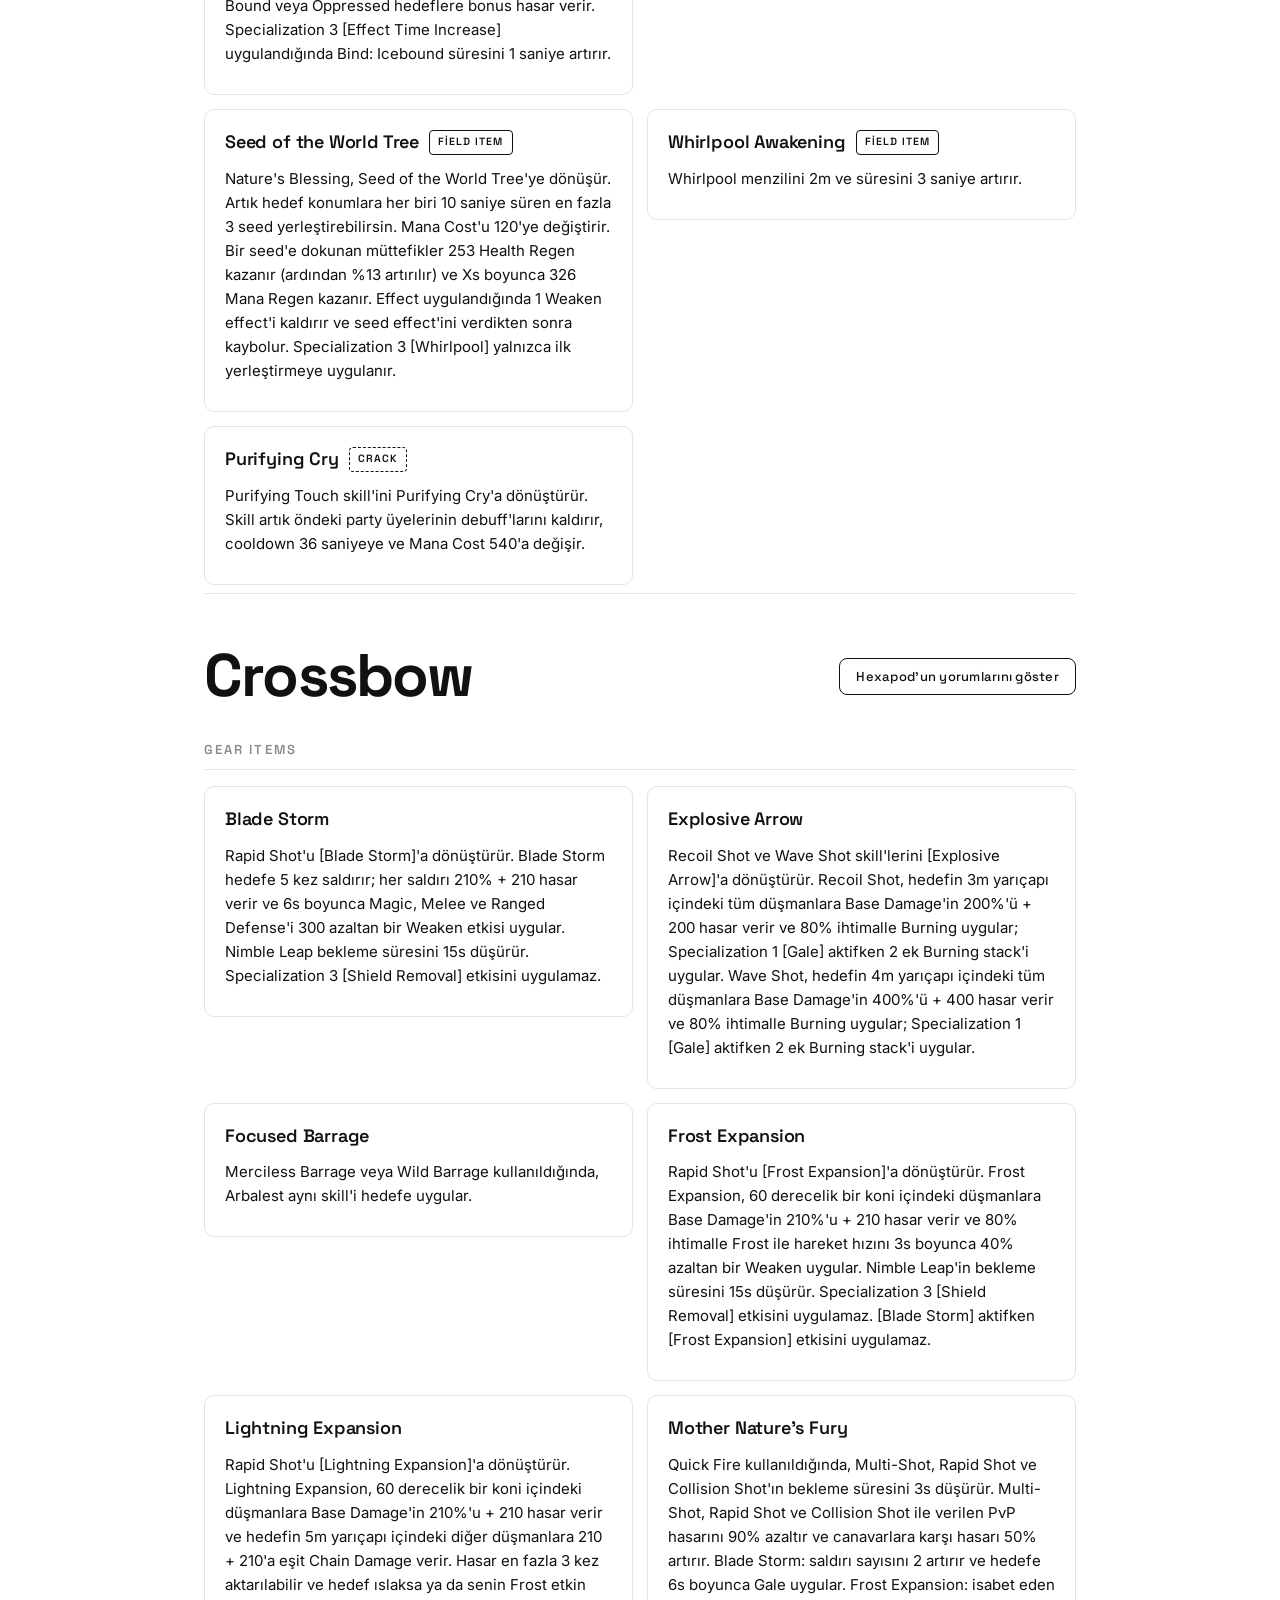
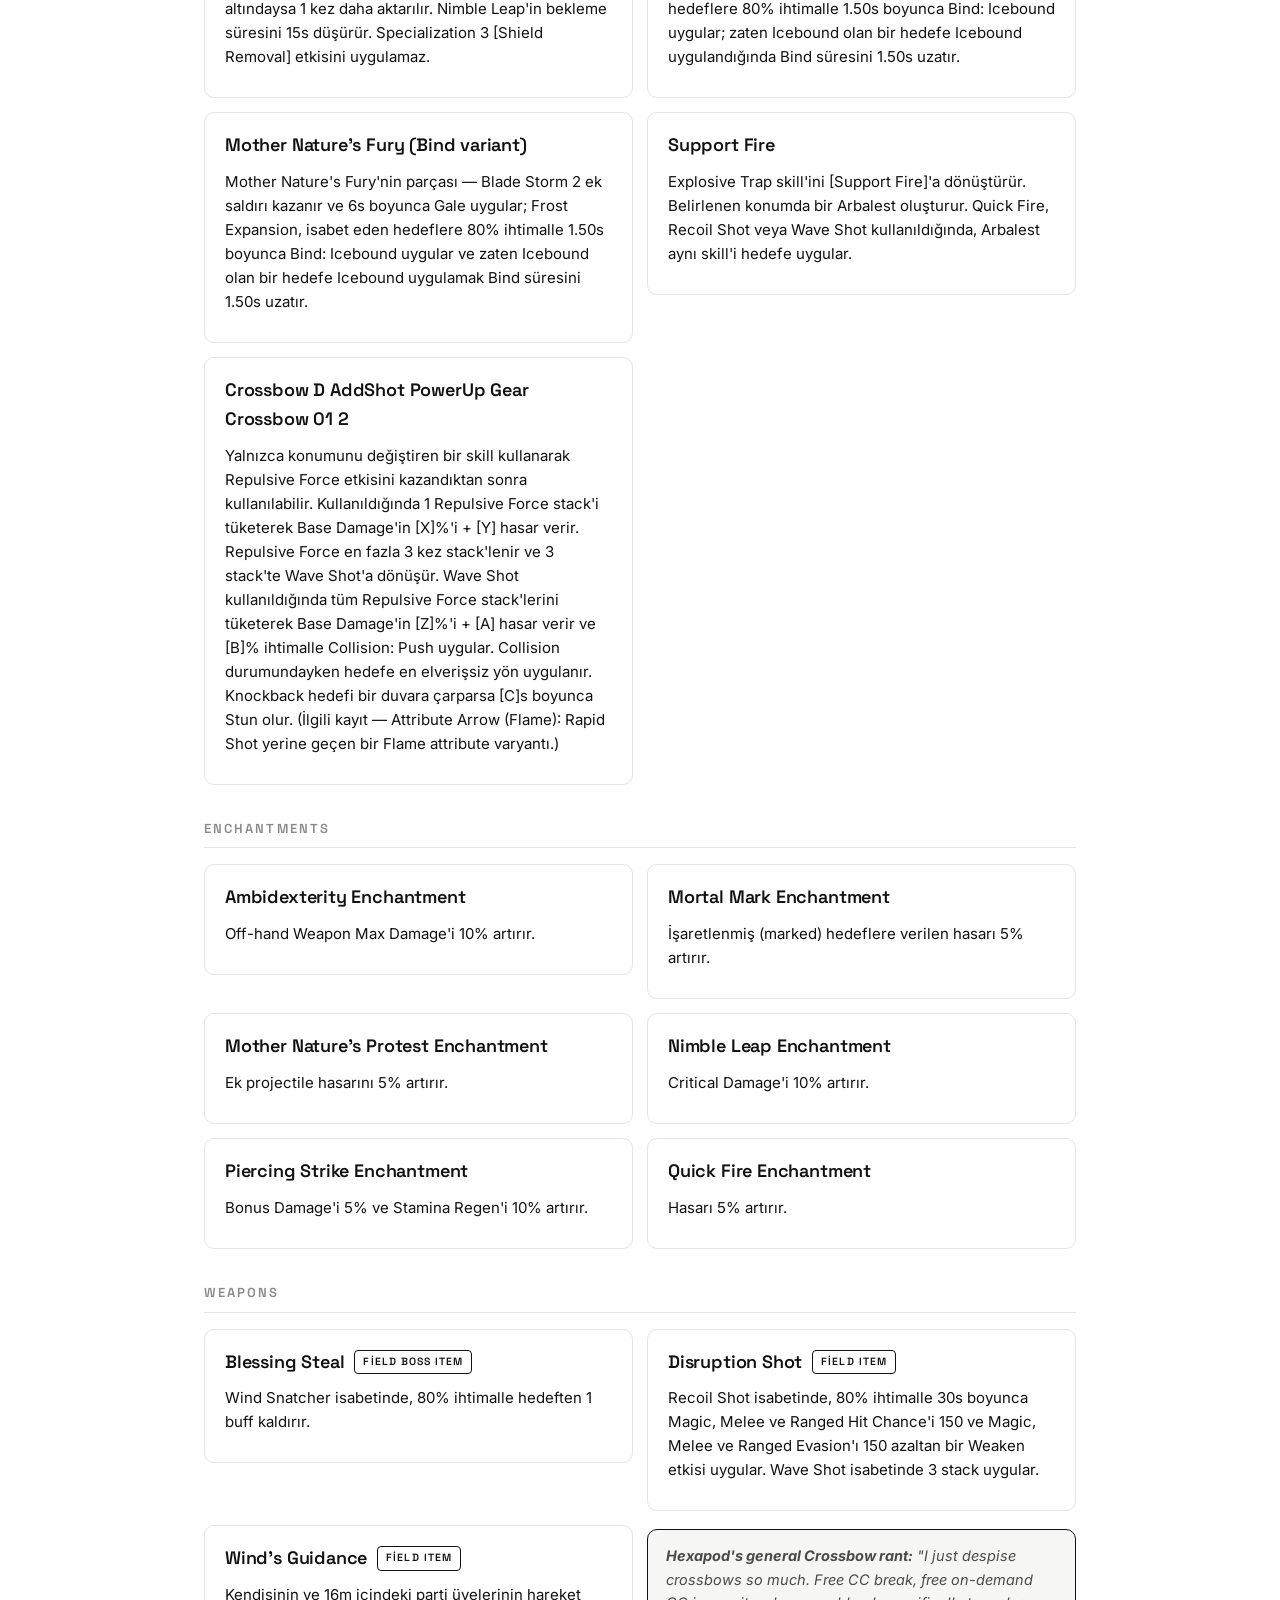
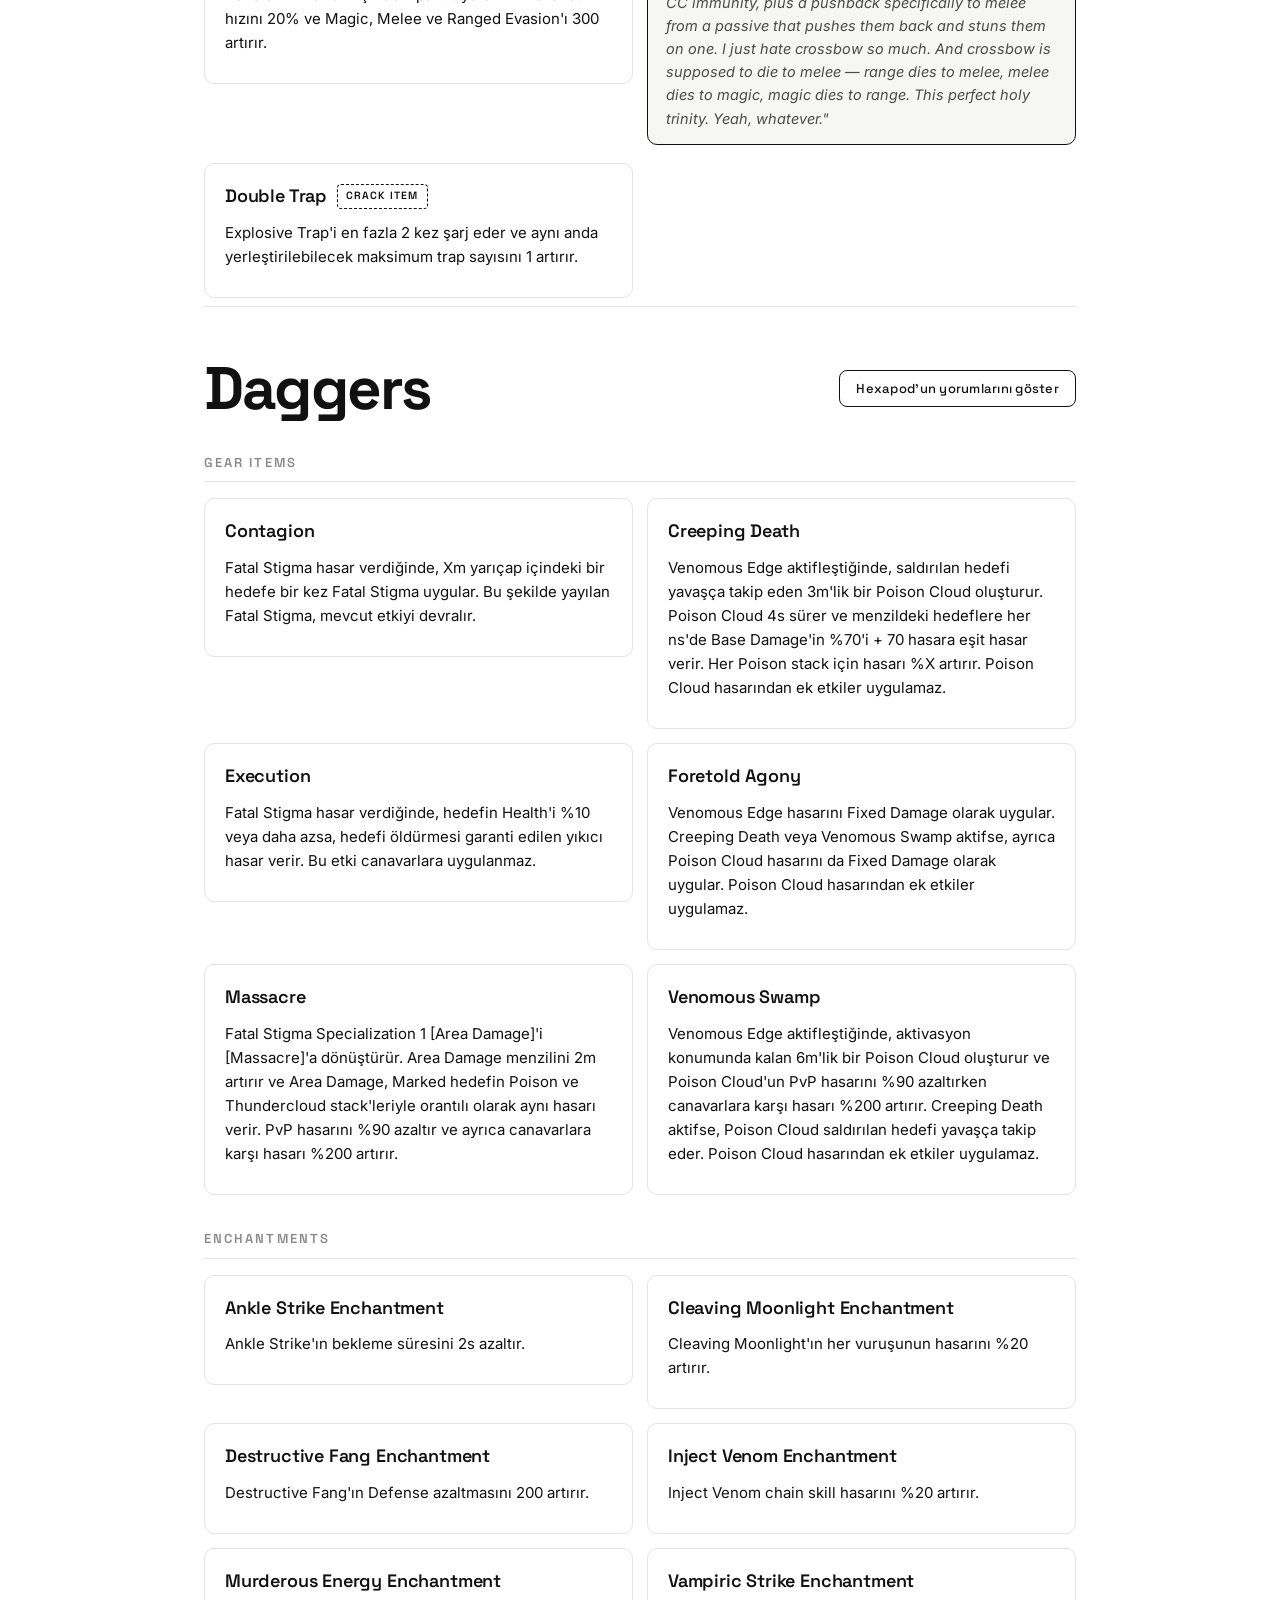
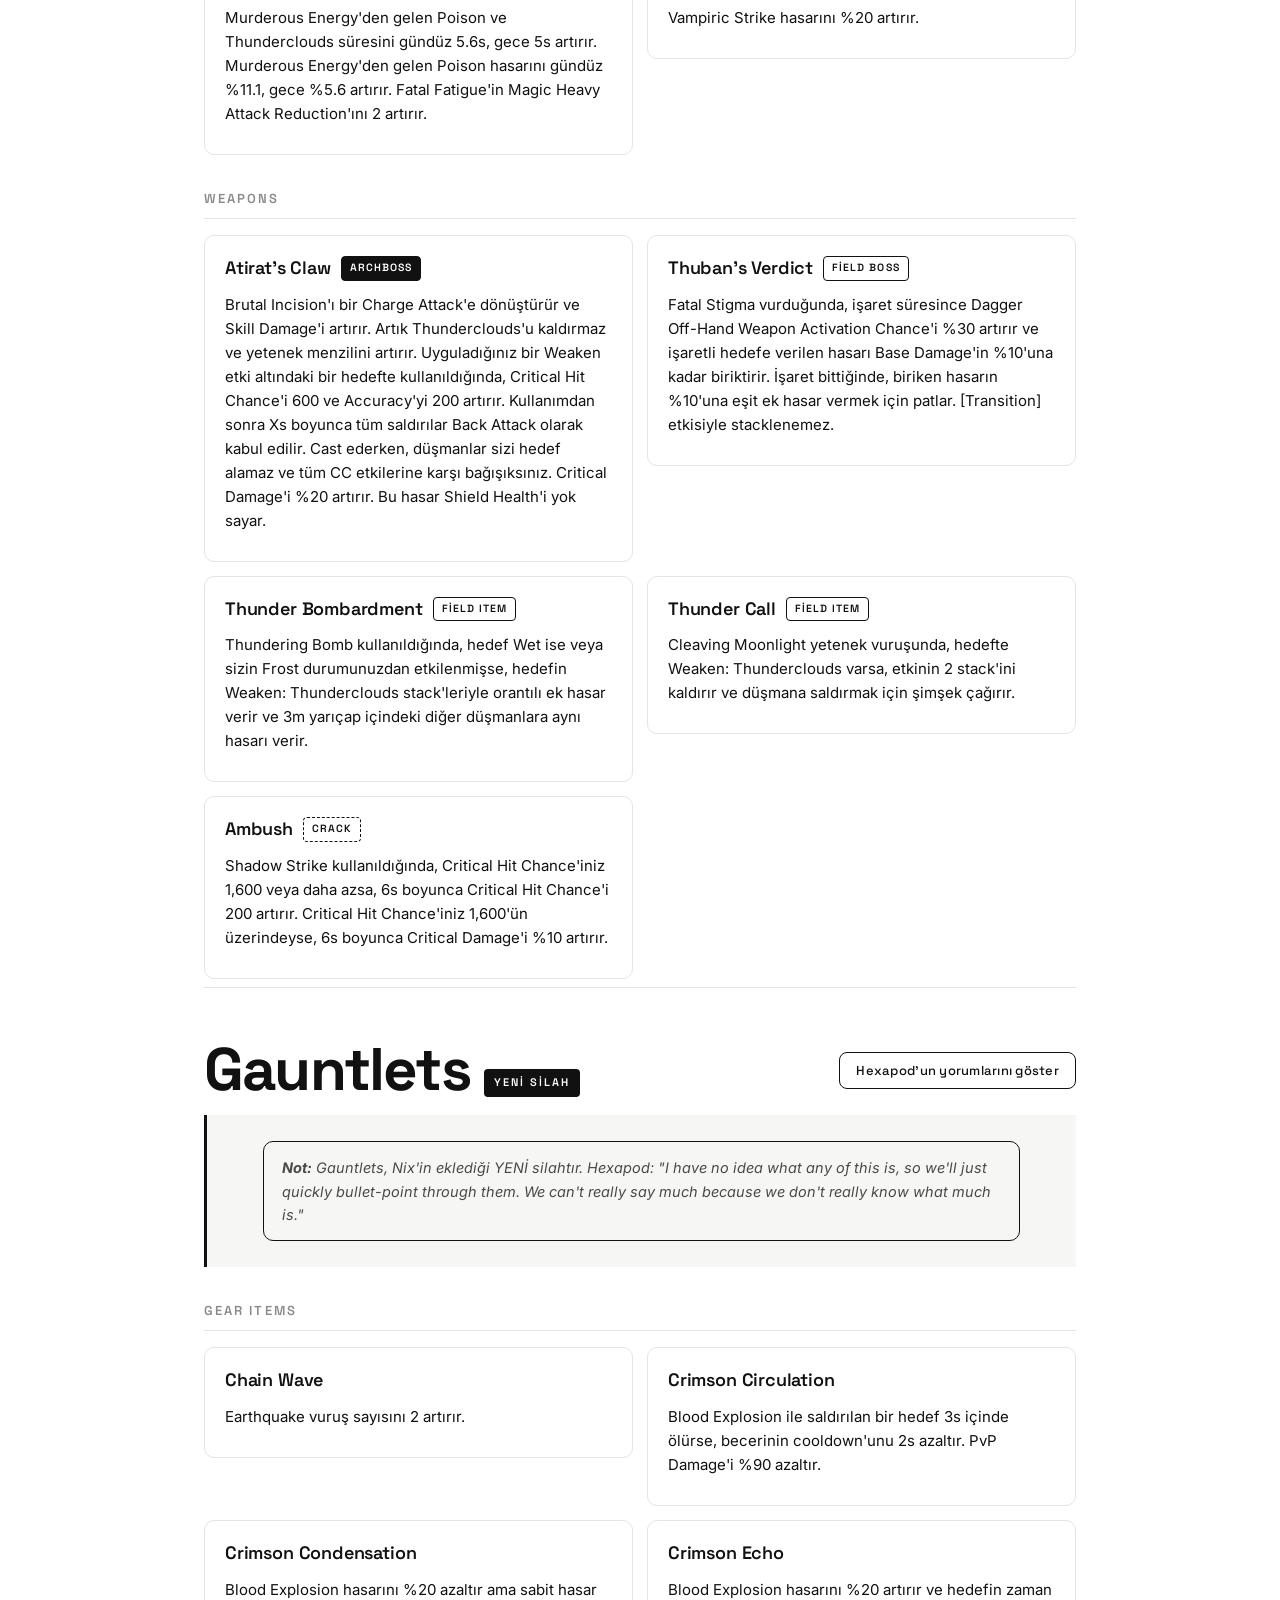
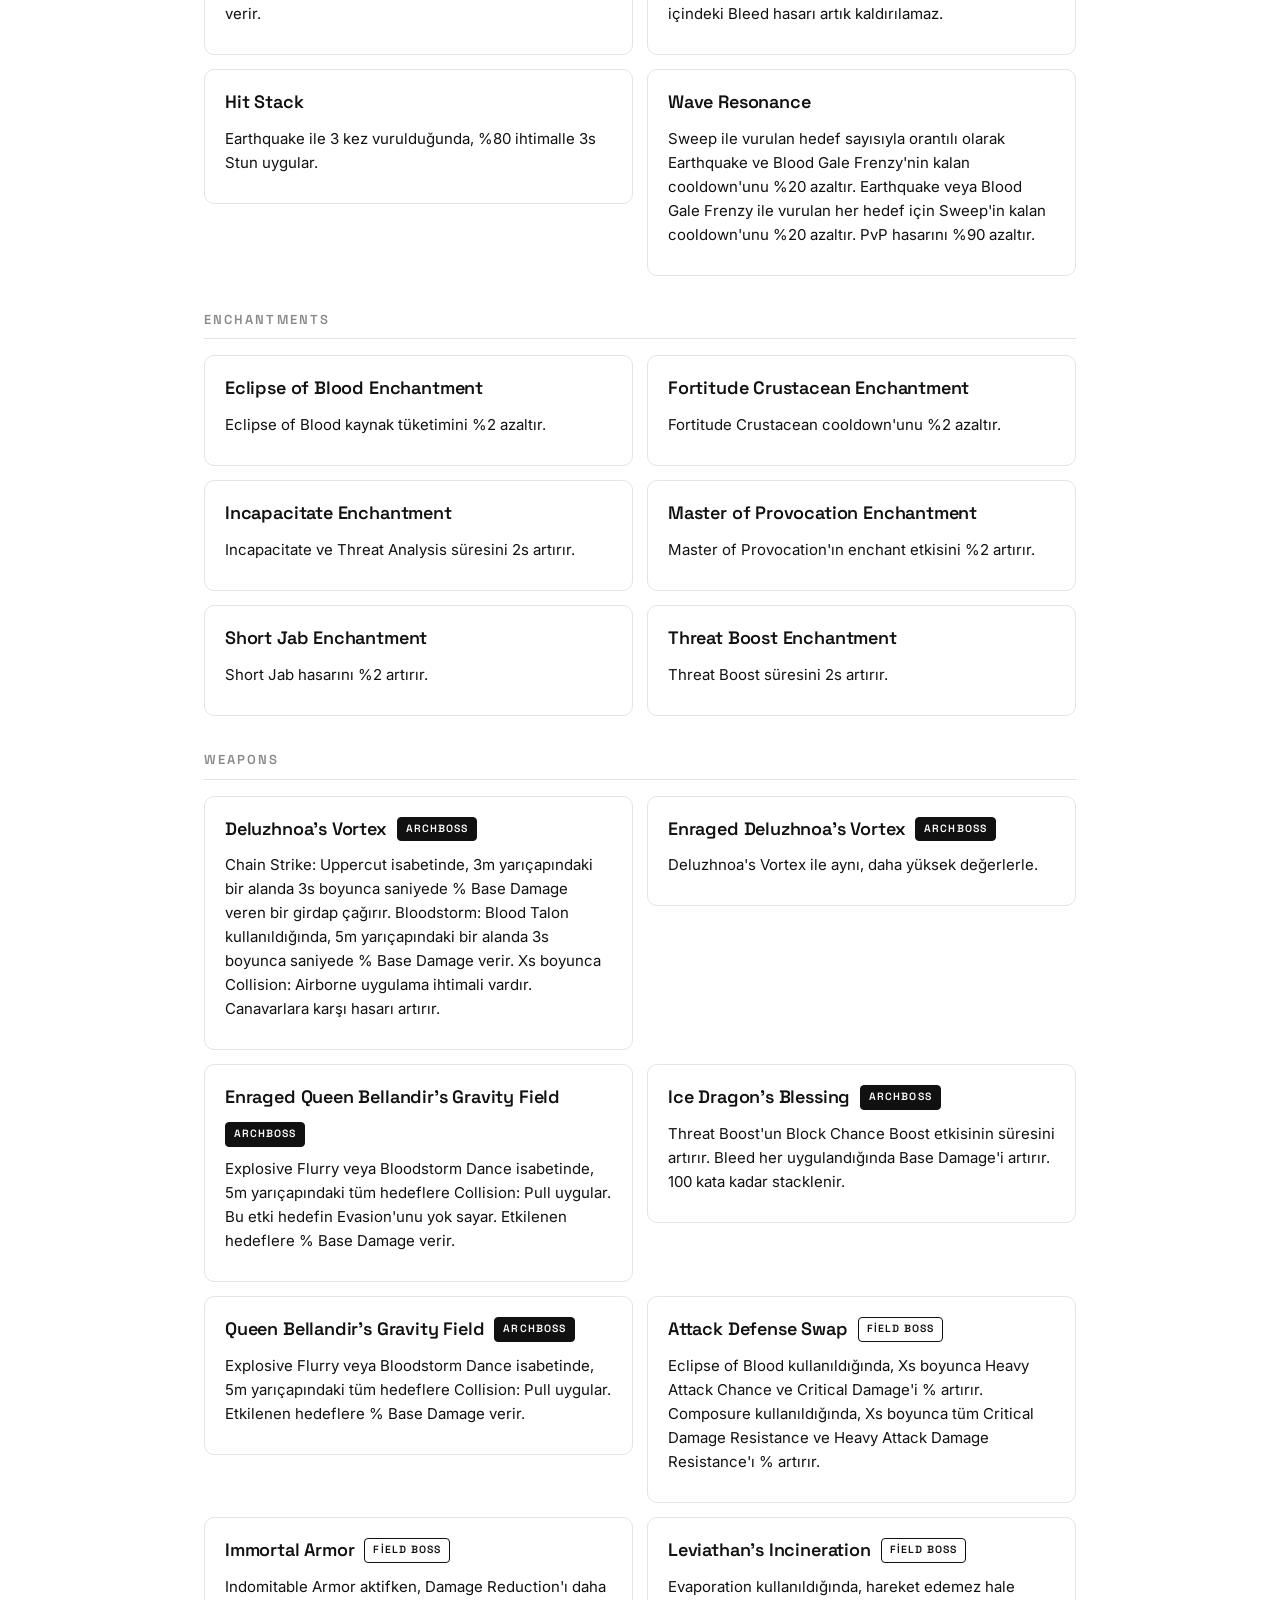
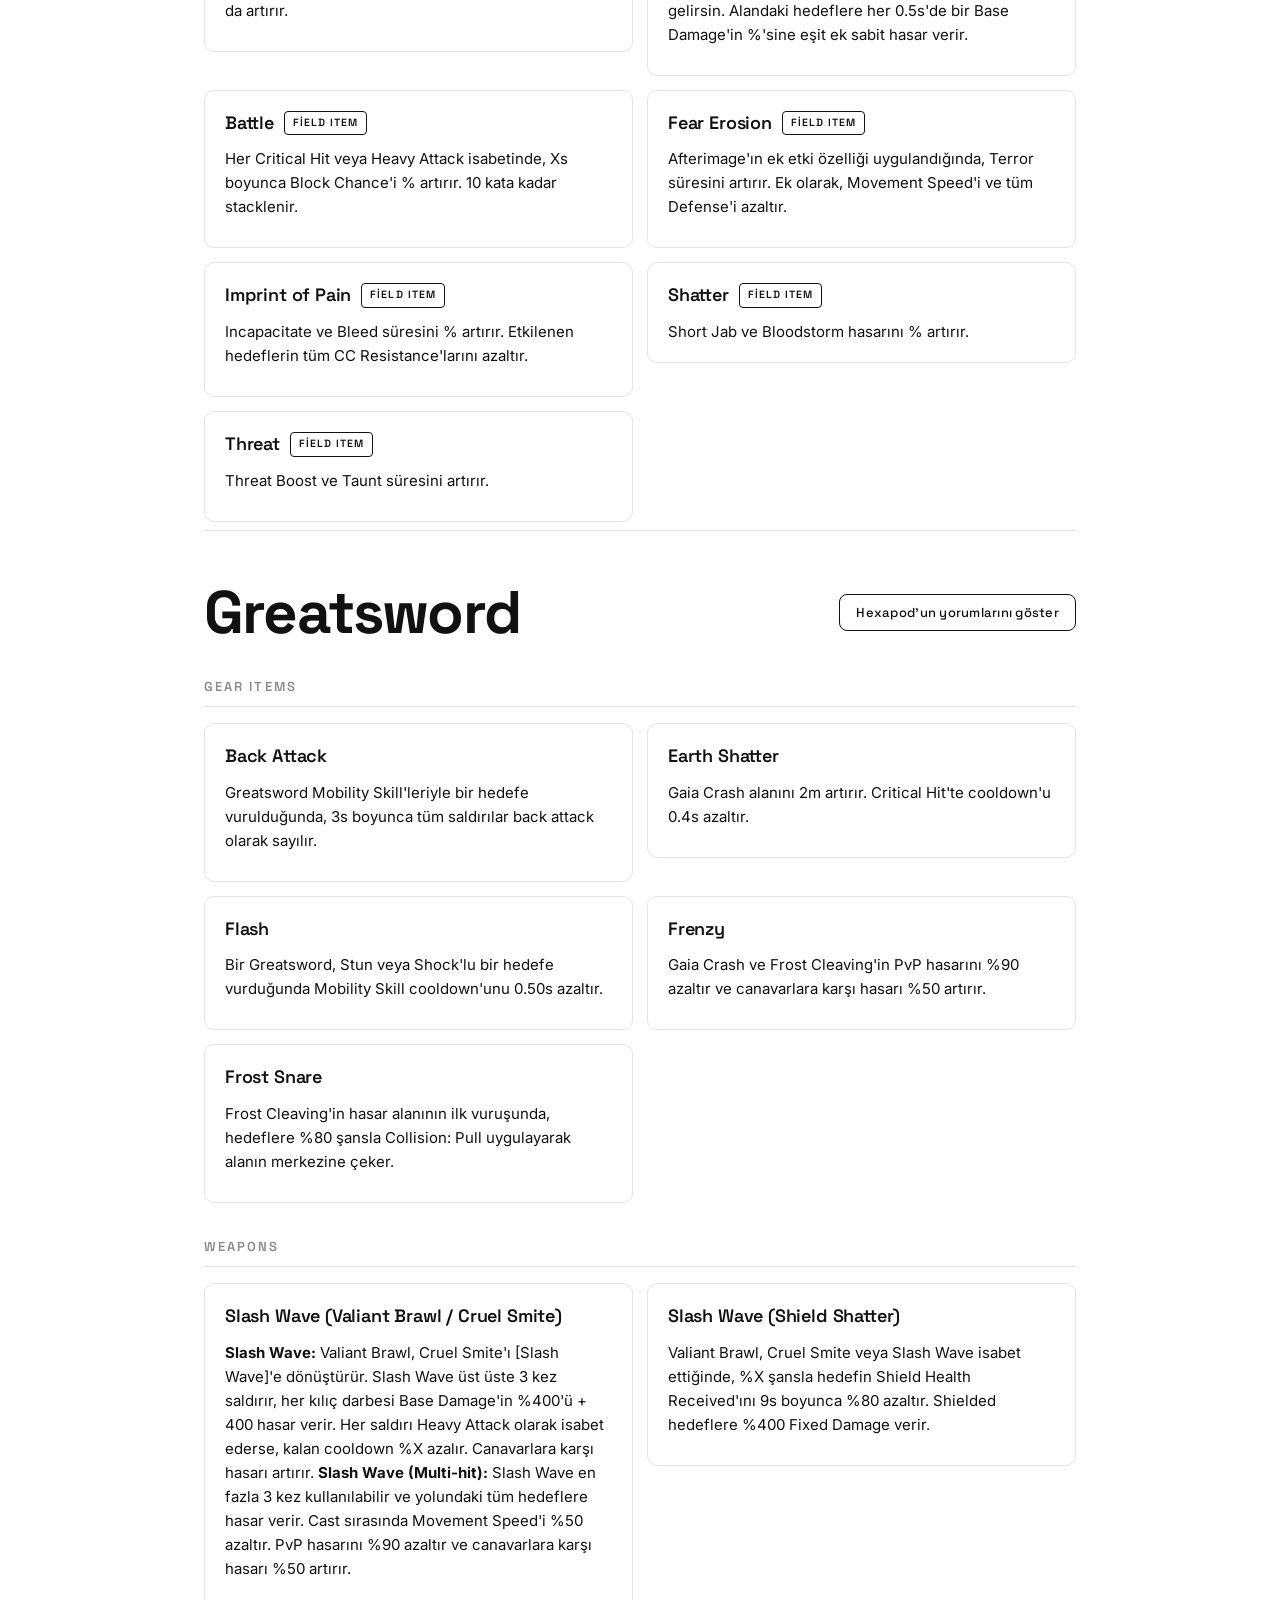
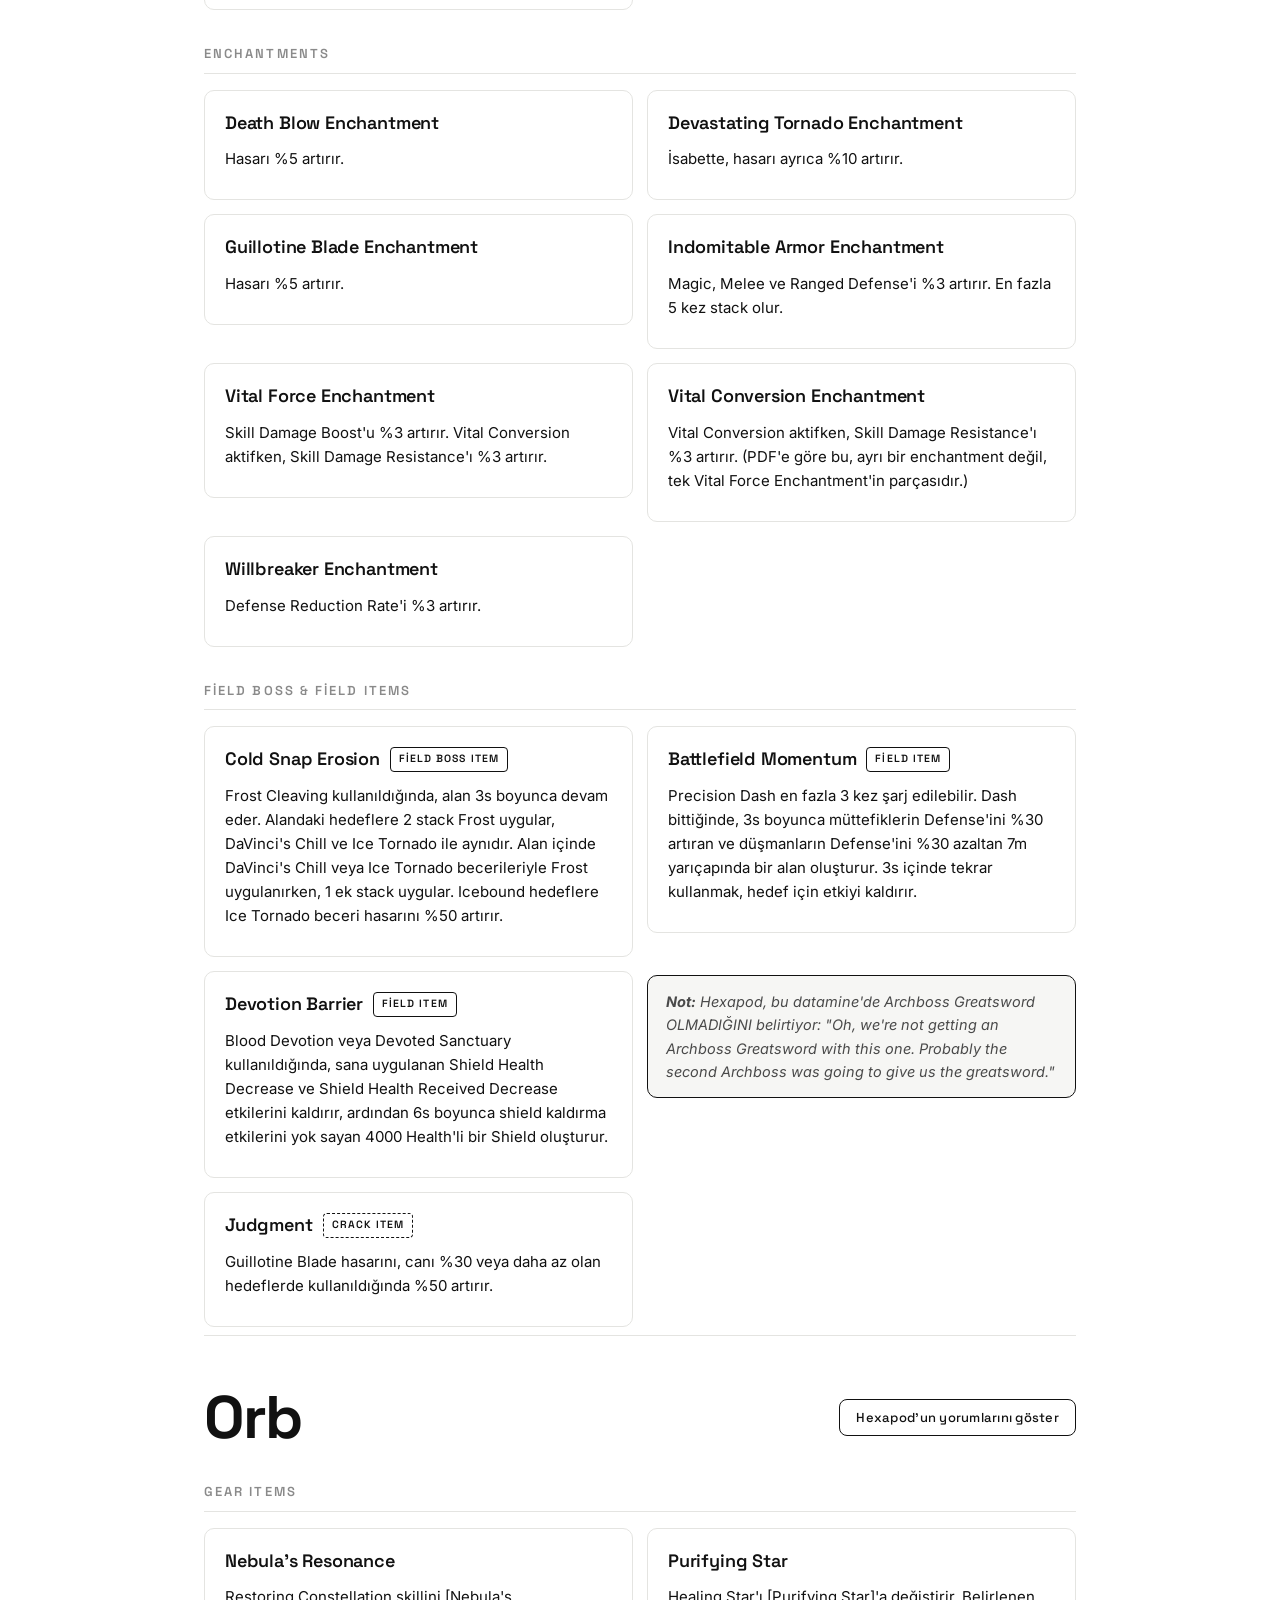
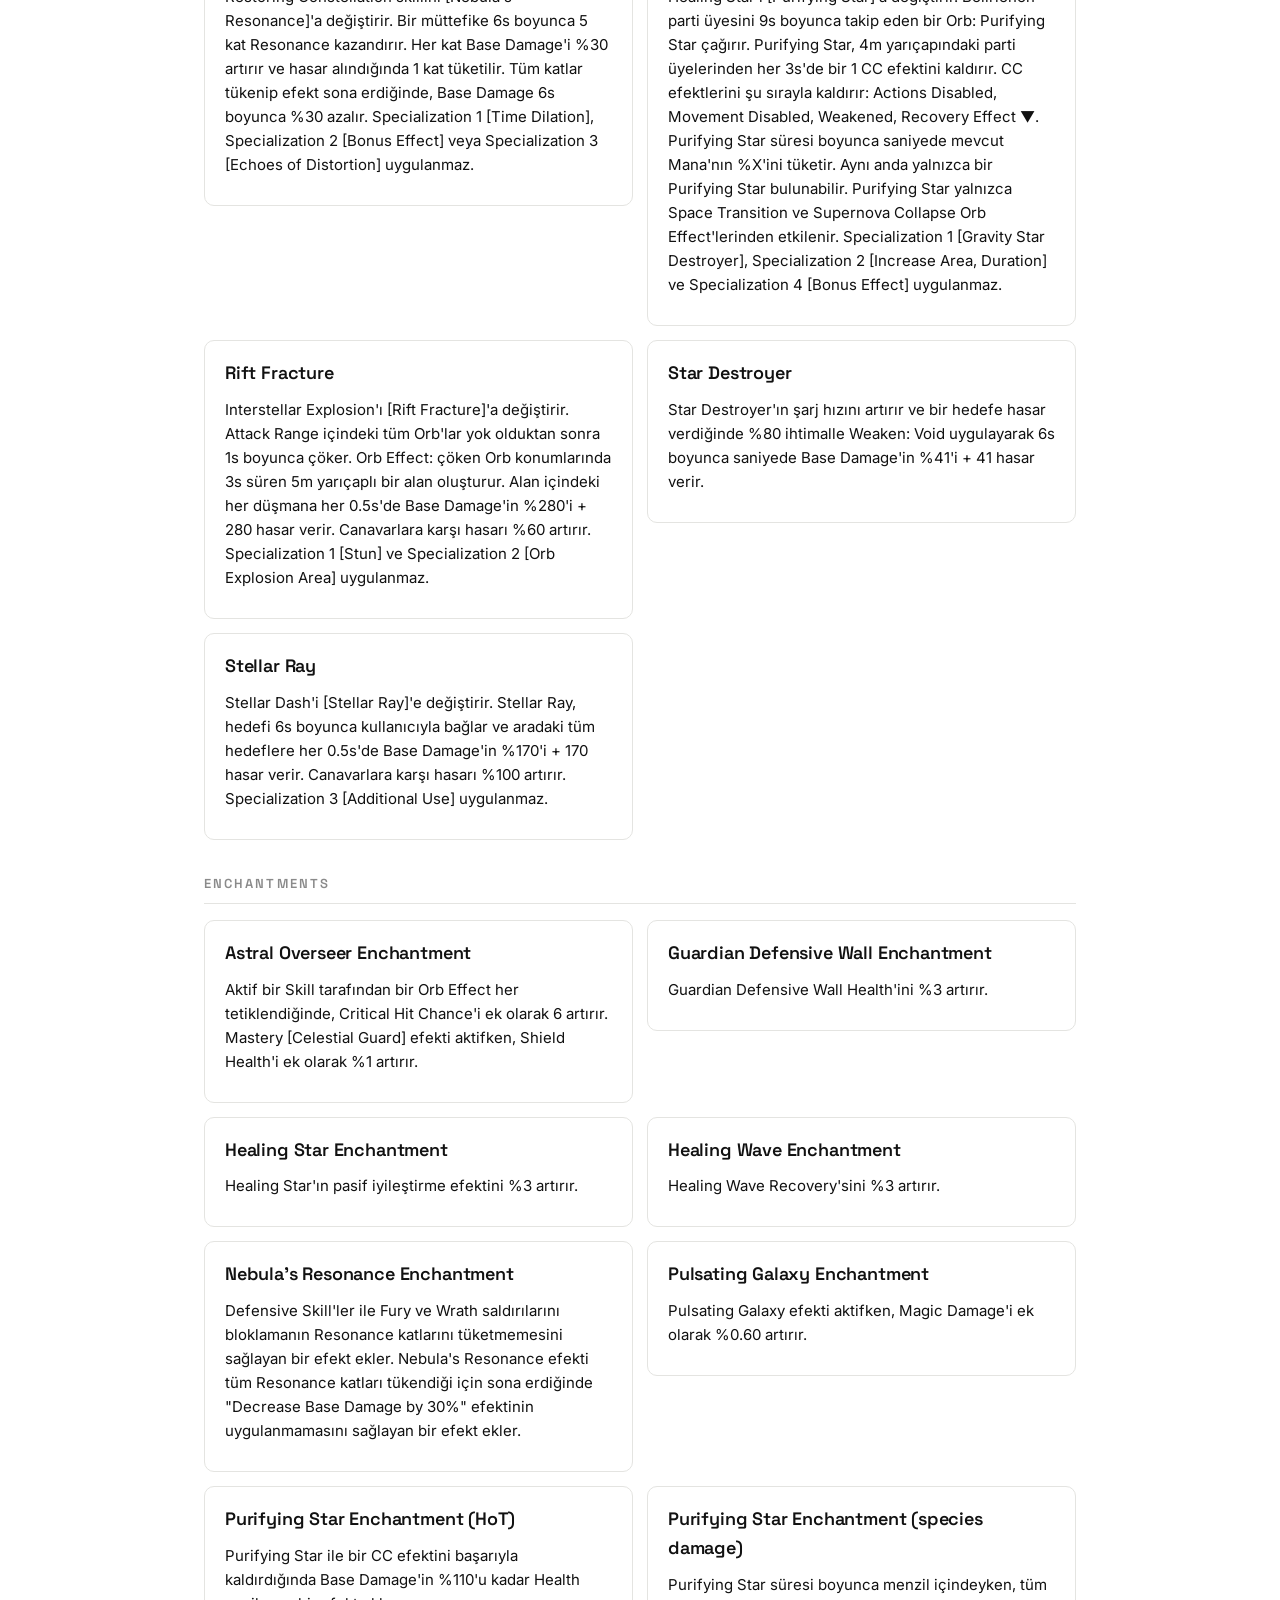
<file: tr.html>
<!DOCTYPE html>
<html lang="tr">
<head>
<meta charset="UTF-8">
<meta name="viewport" content="width=device-width, initial-scale=1.0">
<title>NIX · Throne and Liberty — Gelen Tüm Yenilikler</title>
<meta name="description" content="Throne and Liberty Nix güncellemesiyle gelecek tüm datamine içeriği: yeni silah, gear items, enchantments ve Archboss silahları.">
<link rel="preconnect" href="https://fonts.googleapis.com">
<link rel="preconnect" href="https://fonts.gstatic.com" crossorigin>
<link href="https://fonts.googleapis.com/css2?family=Space+Grotesk:wght@400;500;600;700&family=Inter:wght@400;500;600&display=swap" rel="stylesheet">
<link rel="stylesheet" href="style.css?v=9eb4c315">
</head>
<body>
<header class="hero">
  <div class="lang-switch">
      <a href="index.html">EN</a>
      <a href="tr.html" class="is-current">TR</a>
    </div>
  <div class="hero__inner">
    <div class="hero__main">
      <p class="hero__eyebrow">Throne and Liberty · Datamine</p>
      <h1 class="hero__title">NIX</h1>
      <p class="hero__sub">Gelen tüm yenilikler: Archboss silahları, gear items, enchantments ve field items — 10 silahın tamamı için.</p>
      <div class="hero__meta">
        <span>10 silah</span>
        <span>195+ item</span>
        <span>Ayın 25’inde geliyor</span>
      </div>
    </div>
    
  </div>
</header>

<div class="disclaimer">
  <div class="disclaimer__inner"><p>Bu belge datamine edilmiş bilgilere dayanmaktadır. Item efektleri, değerleri, isimleri, sınıflandırmaları ve drop kaynakları çıkıştan önce değişebilir ve canlı oyunda burada listelendiği gibi tam olarak görünmeyebilir.</p><p>Bu datamine edilmiş bilgidir, yani kodun içinde olan şeydir. Bunların herhangi birinin ya da hepsinin gerçekten gelip gelmeyeceği belirsiz, değişikliğe tabidir. Bu sayıların çoğu değişebilir ve scaling kesinlikle değişecek. Bazı weapon'lar daha güçlü ya da daha zayıf olabilir, tüm sistemi yeniden tasarlayabilirler, bunların hiçbirini almayabiliriz ya da belki yavaş yavaş eklerler. Buradaki her şeyi sadece Nix ile gelecek olanlara dair genel bir fikir olarak değerlendirin.</p><p>Bu belge <strong>K9 Beat</strong> ve <strong>Gros</strong> ile iş birliği içinde oluşturuldu. Hexapod videoyu/leak'leri Gros'tan aldı, o yüzden teşekkürler Gros.</p></div>
</div>

<nav class="nav" id="nav">
  <div class="nav__inner">
    <span class="nav__brand">NIX</span>
    <div class="nav__links">
        <a href="#info" class="nav__link">Nasıl çalışıyor</a>
        <a href="#longbow" class="nav__link">Longbow</a>
        <a href="#crossbow" class="nav__link">Crossbow</a>
        <a href="#daggers" class="nav__link">Daggers</a>
        <a href="#gauntlets" class="nav__link nav__link--new">Gauntlets<span class="dot" title="Yeni silah"></span></a>
        <a href="#greatsword" class="nav__link">Greatsword</a>
        <a href="#orb" class="nav__link">Orb</a>
        <a href="#spear" class="nav__link">Spear</a>
        <a href="#staff" class="nav__link">Staff</a>
        <a href="#sword-and-shield" class="nav__link">Sword and Shield</a>
        <a href="#wand" class="nav__link">Wand</a>
    </div>
  </div>
</nav>

<main class="main">
  <section class="info" id="info">
    <h2>Nasıl çalışıyor</h2>
    <div class="info__body"><p><strong>Nix ile gelecek olanlar:</strong></p><ul><li><strong>Yeni Archboss weapon'ları</strong> — çok güçlü görünüyorlar.</li><li><strong>Yeni field boss item'ları.</strong></li><li><strong>Yeni field item'ları</strong> — bunlar open-world item'ları gibi görünüyor, açık dünya dungeon burning gibi, belki crack item'ları. Bu, Abyss weapon'larıyla gelen Abyss event'ine benzer şekilde yeni bir open-world event olabilir.</li><li><strong>Gear item'ları</strong> — Hexapod bunları weapon'lar üzerindeki mini-passive'ler gibi görüyor. Dosyada iki farklı türde gear item var: normal gear item'ları ve enchantment'lar.</li><ul><li><strong>Gear item'ları (mini-soket'ler):</strong> Tam olarak şöyle tarif edildi: item'ları weapon'ına soketleyebiliyor olabilirsin. Belki bir weapon iki ya da üç soket taşıyabilir, çünkü bu gear item'larının bazıları birbirine fayda sağlayabiliyor — eğer gear item bir'e sahipsen şunu yaparsın, sonra başka bir gear item, gear item bir'in etkisini güçlendirir. İşte bu yüzden hâlâ bunu weapon'larımız üzerinde iki ya da üç soket gibi görüyor.</li><li><strong>Enchantment'lar:</strong> Sadece küçük quality-of-life iyileştirmeleri — daha fazla damage ya da biraz daha cooldown gibi.</li></ul><li><strong>Skill'ler ve passive'ler:</strong> Yeni skill'ler ve passive'ler yeni bir patch'te eklenecek. Muhtemelen ek skill'ler değil, daha çok mevcut skill'lerin yerine geçecekler, yani sahip olduğumuz bazı skill'leri değiştirebiliyor olabiliriz.</li></ul></div>
  </section>

  <section class="weapon" id="longbow">
      <div class="weapon__head">
        <div class="weapon__head-left">
          <h2>Longbow</h2>
          
        </div>
        <button class="hexa-toggle" type="button" aria-pressed="false">
          <span class="hexa-toggle__on">Hexapod’un yorumlarını göster</span>
          <span class="hexa-toggle__off">Hexapod’un yorumlarını gizle</span>
        </button>
      </div>
      
      <div class="subsection">
      <h3 class="sub-title">Gear Items</h3>
      <div class="items"><article class="item">
      <header class="item__head"><h4>Eagle Eye</h4></header>
      <p class="effect">Strafing ile vurulan hedeflere birer Bullseye ve Gale stack'i ekler.</p>
      <div class="note"><div class="note-summary"><span class="note__who">Özet</span>Hexapod, eklenen Bullseye stack'lerinin Tempest gibi her barrage'da katlanıp katlanmadığını merak ediyor; eğer öyleyse üç barrage ile 24 stack'e çıkmak çılgınlık olur diyor.</div><div class="note-en"><span class="note__who">Hexapod</span>With Strafing, by default you shoot two barrages; with the specialization you can shoot three barrages. Each barrage has four arrows, and each of those four arrows, when you proc Tempest, gets Tempest arrows. Normally only the original four-arrow barrage gets the Bullseye and Gale. So if you have the three-barrage specialization and hit them with all three, you put 12 stacks of Bullseye (four stacks per barrage). His question: does this add one to the four (so it becomes five instead of four), or is it like Tempest where each little Gale/Strafing barrage adds — so instead of up to 12 with three barrages, you could get 24? "Bro, that'd be insanity." We'll have to wait and see.</div></div>
    </article>
<article class="item">
      <header class="item__head"><h4>Infinite Strafing</h4></header>
      <p class="effect">Strafing'i, okları kesintisiz fırlatan Infinite Strafing adlı bir toggle skill'e dönüştürür. Base Mana maliyetini 300 azaltır ama atılan her okla mana maliyetini 100 artırır. Specialization 2 [Directional Tempest] veya Specialization 3 [Consecutive Use] için geçerli değildir.</p>
      <div class="note"><div class="note-summary"><span class="note__who">Özet</span>Hexapod ateş hızını merak ediyor; çok hızlı olursa manayı çabuk tüketeceğini söylese de genel olarak ilginç bulduğunu belirtiyor.</div><div class="note-en"><span class="note__who">Hexapod</span>His question is the fire rate — if it shoots slow (one arrow, one arrow), that might be pretty interesting; but if it's super fast, it could be interesting yet you'll burn through your mana. Looks interesting to be honest.</div></div>
    </article>
<article class="item">
      <header class="item__head"><h4>Pierce Shot</h4></header>
      <p class="effect">6 saniye boyunca Weaken: Pierce Shot uygular; bu, saniyede base damage'ın %25'i + 25 hasar verir ve alınan healing'i %80 azaltır.</p>
      <div class="note"><div class="note-summary"><span class="note__who">Özet</span>Hexapod, bow'un artık anti-heal de kazanmasını çılgınca buluyor; Deadly Marker ile zaten anti-shield varken bunun çok güçlü olacağını düşünüyor.</div><div class="note-en"><span class="note__who">Hexapod</span>"Whoa, dude. We're getting anti-heal with bow, bro. That's insane." You already have long-range anti-shield with Deadly Marker, and now anti-heal too. "This is going to be insane." He's unsure what "Pure Shot" / "Pierce Shot" exactly refers to — "we'll see."</div></div>
    </article>
<article class="item">
      <header class="item__head"><h4>Torrent</h4></header>
      <p class="effect">Bir Whirlpool üzerindeyken Strafing ve Zephyr's Nock skill'lerinin hasarını azaltır ama onları en fazla 6 düşmanı hedefleyen saldırılara dönüştürür. Strafing: her saldırı base damage'ın %90'ı + 90 hasar verir; Zephyr's Nock base damage'ın %320'si + 320 hasar verir. PvP hasarını %90 azaltır ve canavarlara karşı hasarı %50 artırır.</p>
      <div class="note"><div class="note-summary"><span class="note__who">Özet</span>Hexapod bunu bir AoE cleave olarak görüyor ve muhtemelen mob grinding için olacağını düşünüyor; Longbow'a nihayet mob grinding'de işlev kazandırmasını olumlu buluyor.</div><div class="note-en"><span class="note__who">Hexapod</span>"So it becomes like an AoE cleave." Probably going to be for mob grinding. "You know what? I don't mind this. Maybe Longbow can finally have some use in mob grinding, which is fine."</div></div>
    </article>
<article class="item">
      <header class="item__head"><h4>Triple Snipe</h4></header>
      <p class="effect">Decisive Sniping'i 3 kez kullanılabilen Triple Snipe adlı bir movement skill'e dönüştürür. Hasar artık base damage'ın %166'sı + 166 hasar verir. Specialization 1 [Increased Charging Time], Specialization 3 [Decreased Charging Time] veya Specialization 4 [Directional Tempest] için geçerli değildir.</p>
      <div class="note"><div class="note-summary"><span class="note__who">Özet</span>Hexapod bunun Strafing'e benzer bir movement skill olduğunu, Snipe'tan çıkıp iki kez daha kullanabildiğini söylüyor; ama kesin yargı için beklemek gerektiğini belirtiyor.</div><div class="note-en"><span class="note__who">Hexapod</span>"It's a movement skill" — you backfire, shoot out of a Snipe and can use it two more times, kind of like Strafing. We'll have to wait and see for that one.</div></div>
    </article>
<article class="item">
      <header class="item__head"><h4>Wind God's Snipe</h4></header>
      <p class="effect">Decisive Sniping arrow geçtikten 1 saniye sonra bir aftershock oluşturur ve base damage'ın %166'sı + 166 hasarı 3 kez verir. PvP hasarını %90 azaltır ve canavarlara karşı hasarı %50 artırır.</p>
      <div class="note"><div class="note-summary"><span class="note__who">Özet</span>Hexapod bunu fena bulmuyor; birden fazla hedefi delip yere birden fazla stack koyarak ciddi AoE hasarı verebileceğini düşünüyor.</div><div class="note-en"><span class="note__who">Hexapod</span>"That's fine." This probably puts a pole on the ground. If it penetrates through multiple targets, you put multiple stacks on the ground and do a lot of AoE damage. "I don't mind it."</div></div>
    </article></div>
    </div>
<div class="subsection">
      <h3 class="sub-title">Enchantments</h3>
      <div class="items"><article class="item">
      <header class="item__head"><h4>Blitz Enchant</h4></header>
      <p class="effect">Cooldown'u 1.5 saniye azaltır.</p>
      <div class="note"><div class="note-summary"><span class="note__who">Özet</span>Hexapod bunu epey beğeniyor; ancak bunların placeholder olduğunu ve değişebileceğini hatırlatıyor.</div><div class="note-en"><span class="note__who">Hexapod</span>"Wow. Okay, I kind of like it." Reminder: these are placeholders and can change or be completely reworked.</div></div>
    </article>
<article class="item">
      <header class="item__head"><h4>Deadly Marker Enchant</h4></header>
      <p class="effect">Marked bir hedefe saldırırken Magic, Melee ve Ranged Critical Hit Chance 24 artar. Yandan veya arkadan saldırırken ek olarak 36 daha artar.</p>
      <div class="note"><div class="note-summary"><span class="note__who">Özet</span>Hexapod bunun Deadly Marker'lı hedefe vuran herkese crit verdiğini varsayıyor; küçük passive'leri beğeniyor ama Blitz'in 1.5 saniyelik cooldown'unu daha güçlü buluyor.</div><div class="note-en"><span class="note__who">Hexapod</span>He assumes this increases crit for everybody hitting the Deadly Marker'd player — so everyone in your party gets more crit depending on the angle they hit from. "I kind of like it. They're small passives." He feels the 1.5-second cooldown (Blitz) is more powerful in his opinion, but still nice nonetheless.</div></div>
    </article>
<article class="item">
      <header class="item__head"><h4>Distorted Sanctuary Enchant</h4></header>
      <p class="effect">16 metre içindeki her party üyesi başına Skill Healing over Time'ı %2.5 artırır. Combat Sanctuary Specialization'dan gelen Attack Range'i her party üyesi başına base value'nun %10'u kadar artırır.</p>
      <div class="note"><div class="note-summary"><span class="note__who">Özet</span>Hexapod bunun etrafındaki her müttefik için endurance veren passive gibi çalıştığını varsayıyor; ~%15 ekstra HoT alınabileceğini düşünüp epey hoş buluyor.</div><div class="note-en"><span class="note__who">Hexapod</span>Assumes it works like the passive that gives endurance for every ally around you (which counts yourself). So you can get up to ~15% extra skill healing over time — basically 15% more HoT applied. "That's pretty nice."</div></div>
    </article>
<article class="item">
      <header class="item__head"><h4>Purifying Touch Enchant</h4></header>
      <p class="effect">Kaldırılan debuff sayısını 1'den 3'e çıkarır.</p>
      <div class="note"><div class="note-summary"><span class="note__who">Özet</span>Hexapod bununla artık o debuff trick'ine gerek kalmadığını söylüyor; anti-shield ve anti-heal ile birleştiğinde çılgınca olacağını düşünüyor.</div><div class="note-en"><span class="note__who">Hexapod</span>Purifying Touch is the skill where casting on an ally removes a debuff (and there's a way to make it remove all debuffs if cast while they have Vigorous / a previous buff). This means you don't have to rely on that debuff trick. "So that's like anti-shield, anti-heal. Bro, that's going to be insanity."</div></div>
    </article>
<article class="item">
      <header class="item__head"><h4>Sniper's Sense Enchant</h4></header>
      <p class="effect">Critical Damage'ı her 1m mesafe başına base value'nun %10'u kadar artırır.</p>
      <div class="note"><div class="note-summary"><span class="note__who">Özet</span>Hexapod bunun gidilecek yol olabileceğini düşünüyor; yeni sniper mini-passive ile birlikte daha da iyi olabileceğini söylüyor.</div><div class="note-en"><span class="note__who">Hexapod</span>"Oh my god, bro. This might be the way to go. Sniper enchant, bro. And with the new sniper mini-passive it might even be better." We'll have to wait and see.</div></div>
    </article>
<article class="item">
      <header class="item__head"><h4>Zephyr's Nock Enchant</h4></header>
      <p class="effect">Hasarı her 1m mesafe başına %0.7 artırır.</p>
      <div class="note"><div class="note-summary"><span class="note__who">Özet</span>Hexapod, Zephyr's Kick'in zaten mesafe başına ~%3 hasar artışı olduğunu, bunun üzerine eklendiğini ve crit ile daha da büyüdüğünü söyleyip beğeniyor.</div><div class="note-en"><span class="note__who">Hexapod</span>Zephyr's Kick already increases its damage per 1 m distance (~3%). This adds more on top. It's the base damage of it, so if you crit you amplify it even more. "I like it."</div></div>
    </article></div>
    </div>
<div class="subsection">
      <h3 class="sub-title">Weapons</h3>
      <div class="items"><article class="item">
      <header class="item__head"><h4>Ice Dragon Strike</h4><span class="badge badge--archboss">Archboss</span></header>
      <p class="effect">Flash Wave'i Ice Dragon Strike'a dönüştürür. Charge süresine bağlı olarak base damage'ın %360'ı + 360 ile base damage'ın %518'i arasında Frost Damage verir ve Frost effect uygular. Frost effect'in %8 ihtimalle 3 saniye boyunca Bind: Icebound uygulama şansı vardır. Bound veya Oppressed hedeflere bonus hasar verir. Specialization 3 [Effect Time Increase] uygulandığında Bind: Icebound süresini 1 saniye artırır.</p>
      <div class="note"><div class="note-summary"><span class="note__who">Özet</span>Hexapod bunu tek bir item'da dört passive gibi görüp çok güçlü buluyor; Flashwave'in büyük menzilini korursa bir Flashwave meta'sının geri gelebileceğini heyecanla söylüyor.</div><div class="note-en"><span class="note__who">Hexapod</span>"This thing looks pretty nuts. Of course, it's like four passives in one." If it keeps the huge range of Flashwave, "this is going to be nuts, bro." "Are we bringing back Flashwave? Are we going to be back in a Flashwave meta? Back to my T1 days, bro. Oh my god."</div></div>
    </article>
<article class="item">
      <header class="item__head"><h4>Rock Arrow</h4><span class="badge badge--field">Field Boss</span></header>
      <p class="effect">Brutal Arrow skill'ini Rock Arrow'a dönüştürür. Ok yerine kayalar düşer ve 5 isabette 6 saniye boyunca Stun uygular.</p>
      <div class="note"><div class="note-summary"><span class="note__who">Özet</span>Hexapod beş isabette 6 saniyelik stun'a şaşırıyor; 6 saniyenin kalacağından şüpheli ama kalırsa görmek istediğini, son hale bakmak gerektiğini söylüyor.</div><div class="note-en"><span class="note__who">Hexapod</span>"Wait, what? Five hits." Brutal Arrow is the one you shoot in the air that lands and does AoE damage. This looks like you launch a bunch of rocks that fall slowly, and if a target is hit five times they get stunned for 6 seconds. "I doubt it's going to be 6 seconds but if it is, we'll see." We'll have to wait to see the final result.</div></div>
    </article>
<article class="item">
      <header class="item__head"><h4>Seed of the World Tree</h4><span class="badge badge--field">Field Item</span></header>
      <p class="effect">Nature's Blessing, Seed of the World Tree'ye dönüşür. Artık hedef konumlara her biri 10 saniye süren en fazla 3 seed yerleştirebilirsin. Mana Cost'u 120'ye değiştirir. Bir seed'e dokunan müttefikler 253 Health Regen kazanır (ardından %13 artırılır) ve Xs boyunca 326 Mana Regen kazanır. Effect uygulandığında 1 Weaken effect'i kaldırır ve seed effect'ini verdikten sonra kaybolur. Specialization 3 [Whirlpool] yalnızca ilk yerleştirmeye uygulanır.</p>
      <div class="note"><div class="note-summary"><span class="note__who">Özet</span>Hexapod, seed'leri önceden yerleştirebilmeyi ve birden fazla weaken kaldırabilmeyi beğeniyor; Vigorous ile birlikte OP olacağını düşünüyor.</div><div class="note-en"><span class="note__who">Hexapod</span>This is the Whirlpool/Nature's Blessing-style buff (boosts health recovery, and with Healing Touch + Vigorous fully boosts allies). Now you can place them ahead of time, remove multiple weaken effects, or pocket one specific player. "Walk over it slowly but surely. That's going to be OP with Vigorous."</div></div>
    </article>
<article class="item">
      <header class="item__head"><h4>Whirlpool Awakening</h4><span class="badge badge--field">Field Item</span></header>
      <p class="effect">Whirlpool menzilini 2m ve süresini 3 saniye artırır.</p>
      <div class="note"><div class="note-summary"><span class="note__who">Özet</span>Hexapod bunu ilginç buluyor ama birkaç şey dışında hemen göze çarpan bir şey olmadığını, beklemek gerektiğini söylüyor.</div><div class="note-en"><span class="note__who">Hexapod</span>"Interesting. Nothing stands out right away except a few things, but we'll have to wait and see."</div></div>
    </article>
<article class="item">
      <header class="item__head"><h4>Purifying Cry</h4><span class="badge badge--crack">Crack</span></header>
      <p class="effect">Purifying Touch skill'ini Purifying Cry'a dönüştürür. Skill artık öndeki party üyelerinin debuff'larını kaldırır, cooldown 36 saniyeye ve Mana Cost 540'a değişir.</p>
      <div class="note"><div class="note-summary"><span class="note__who">Özet</span>Hexapod, tek hedefli debuff kaldırmanın artık önündeki tüm party'yi etkileyen koni/kutu şeklinde olmasını ama cooldown'un 36 saniyeye iki katına çıkmasını mantıklı buluyor.</div><div class="note-en"><span class="note__who">Hexapod</span>Purifying Touch is single-target debuff removal; now you do it in a cone/box in front of you, affecting your whole party — but the cooldown doubles to 36 seconds. "That makes sense."</div></div>
    </article></div>
    </div>
    </section>
<section class="weapon" id="crossbow">
      <div class="weapon__head">
        <div class="weapon__head-left">
          <h2>Crossbow</h2>
          
        </div>
        <button class="hexa-toggle" type="button" aria-pressed="false">
          <span class="hexa-toggle__on">Hexapod’un yorumlarını göster</span>
          <span class="hexa-toggle__off">Hexapod’un yorumlarını gizle</span>
        </button>
      </div>
      
      <div class="subsection">
      <h3 class="sub-title">Gear Items</h3>
      <div class="items"><article class="item">
      <header class="item__head"><h4>Blade Storm</h4></header>
      <p class="effect">Rapid Shot'u [Blade Storm]'a dönüştürür. Blade Storm hedefe 5 kez saldırır; her saldırı 210% + 210 hasar verir ve 6s boyunca Magic, Melee ve Ranged Defense'i 300 azaltan bir Weaken etkisi uygular. Nimble Leap bekleme süresini 15s düşürür. Specialization 3 [Shield Removal] etkisini uygulamaz.</p>
      <div class="note"><div class="note-summary"><span class="note__who">Özet</span>Hexapod, her saldırının verdiği 300'lük defense shred'i devasa buluyor; bu seçeneğin geri iten spec'li Rapid Shots'tan geldiğini vurguluyor.</div><div class="note-en"><span class="note__who">Hexapod</span>Rapid Shots is the skill with the spec that pushes you back. "300 defense shred of each — that's huge."</div></div>
    </article>
<article class="item">
      <header class="item__head"><h4>Explosive Arrow</h4></header>
      <p class="effect">Recoil Shot ve Wave Shot skill'lerini [Explosive Arrow]'a dönüştürür. Recoil Shot, hedefin 3m yarıçapı içindeki tüm düşmanlara Base Damage'in 200%'ü + 200 hasar verir ve 80% ihtimalle Burning uygular; Specialization 1 [Gale] aktifken 2 ek Burning stack'i uygular. Wave Shot, hedefin 4m yarıçapı içindeki tüm düşmanlara Base Damage'in 400%'ü + 400 hasar verir ve 80% ihtimalle Burning uygular; Specialization 1 [Gale] aktifken 2 ek Burning stack'i uygular.</p>
      <div class="note"><div class="note-summary"><span class="note__who">Özet</span>Hexapod bunun DoT seçeneği olduğunu söylüyor ve Queen ile birlikte bir DoT build'i için tercih edilecek yol olabileceğini düşünüyor.</div><div class="note-en"><span class="note__who">Hexapod</span>"This is the DoT one." "Bro, imagine this with Queen. This might be the way to go with a DoT build."</div></div>
    </article>
<article class="item">
      <header class="item__head"><h4>Focused Barrage</h4></header>
      <p class="effect">Merciless Barrage veya Wild Barrage kullanıldığında, Arbalest aynı skill'i hedefe uygular.</p>
      <div class="note"><div class="note-summary"><span class="note__who">Özet</span>Hexapod, arballist'i yerleştirdiğin yerden ateş eden bir turret/minion gibi tanımlıyor ve onu üstüne koyup dönerse spin ile çift hasar verip vermeyeceğini merak ediyor.</div><div class="note-en"><span class="note__who">Hexapod</span>The arballist is like a turret/minion that shoots from where you place it. You can put a bomb on the ground and spin on it or away from it and it'll do it too. "Now does that mean if I put it right on top of me and I spin, I do double damage with spin? Interesting."</div></div>
    </article>
<article class="item">
      <header class="item__head"><h4>Frost Expansion</h4></header>
      <p class="effect">Rapid Shot'u [Frost Expansion]'a dönüştürür. Frost Expansion, 60 derecelik bir koni içindeki düşmanlara Base Damage'in 210%'u + 210 hasar verir ve 80% ihtimalle Frost ile hareket hızını 3s boyunca 40% azaltan bir Weaken uygular. Nimble Leap'in bekleme süresini 15s düşürür. Specialization 3 [Shield Removal] etkisini uygulamaz. [Blade Storm] aktifken [Frost Expansion] etkisini uygulamaz.</p>
      <div class="note"><div class="note-summary"><span class="note__who">Özet</span>Hexapod bunu tipik buluyor ve Crossbow'un her seferinde neden bu kadar çok şey aldığından yakınıyor.</div><div class="note-en"><span class="note__who">Hexapod</span>"Ooh, typical." "Bro, why does Crossbow get so much every single time?"</div></div>
    </article>
<article class="item">
      <header class="item__head"><h4>Lightning Expansion</h4></header>
      <p class="effect">Rapid Shot'u [Lightning Expansion]'a dönüştürür. Lightning Expansion, 60 derecelik bir koni içindeki düşmanlara Base Damage'in 210%'u + 210 hasar verir ve hedefin 5m yarıçapı içindeki diğer düşmanlara 210 + 210'a eşit Chain Damage verir. Hasar en fazla 3 kez aktarılabilir ve hedef ıslaksa ya da senin Frost etkin altındaysa 1 kez daha aktarılır. Nimble Leap'in bekleme süresini 15s düşürür. Specialization 3 [Shield Removal] etkisini uygulamaz.</p>
      <div class="note"><div class="note-summary"><span class="note__who">Özet</span>Hexapod bunu temelde bir AoE canavarı olarak görüyor ama hedefin neden ıslak veya Frost etkisi altında olacağını merak ediyor.</div><div class="note-en"><span class="note__who">Hexapod</span>"So this is basically like an AoE beast right here." (Why would they be wet? Or affected by Frost effect.)</div></div>
    </article>
<article class="item">
      <header class="item__head"><h4>Mother Nature's Fury</h4></header>
      <p class="effect">Quick Fire kullanıldığında, Multi-Shot, Rapid Shot ve Collision Shot'ın bekleme süresini 3s düşürür. Multi-Shot, Rapid Shot ve Collision Shot ile verilen PvP hasarını 90% azaltır ve canavarlara karşı hasarı 50% artırır. Blade Storm: saldırı sayısını 2 artırır ve hedefe 6s boyunca Gale uygular. Frost Expansion: isabet eden hedeflere 80% ihtimalle 1.50s boyunca Bind: Icebound uygular; zaten Icebound olan bir hedefe Icebound uygulandığında Bind süresini 1.50s uzatır.</p>
      <div class="note"><div class="note-summary"><span class="note__who">Özet</span>Hexapod, Quickfire'ın ana spam skill'i olduğunu ve bununla cooldown'ları sürekli resetleyebileceğini söylüyor; PvP hasar düşüşünü önemsemiyor çünkü asıl amaç utility, ama Crossbow'un fazlasıyla güçlü olmasından rahatsız.</div><div class="note-en"><span class="note__who">Hexapod</span>Quickfire is your main spammable. "No, bro. They're going to be Quickfire Dash, Quickfire Multi-Shot. You're just resetting it." The PvP damage reduction doesn't matter because the whole point is utility — "even if it did one point of damage, it's fine. I'm getting the cooldown for my Nimble Leap." He's annoyed: "Crossbow just has way too much and it just disgusts me every time I look at it."</div></div>
    </article>
<article class="item">
      <header class="item__head"><h4>Mother Nature's Fury (Bind variant)</h4></header>
      <p class="effect">Mother Nature's Fury'nin parçası — Blade Storm 2 ek saldırı kazanır ve 6s boyunca Gale uygular; Frost Expansion, isabet eden hedeflere 80% ihtimalle 1.50s boyunca Bind: Icebound uygular ve zaten Icebound olan bir hedefe Icebound uygulamak Bind süresini 1.50s uzatır.</p>
      <div class="note"><div class="note-summary"><span class="note__who">Özet</span>Hexapod, artık birini 3 saniye boyunca root'layabilmenin harika olduğunu söylüyor.</div><div class="note-en"><span class="note__who">Hexapod</span>"You can root someone for 3 seconds now. Freaking lovely, dude."</div></div>
    </article>
<article class="item">
      <header class="item__head"><h4>Support Fire</h4></header>
      <p class="effect">Explosive Trap skill'ini [Support Fire]'a dönüştürür. Belirlenen konumda bir Arbalest oluşturur. Quick Fire, Recoil Shot veya Wave Shot kullanıldığında, Arbalest aynı skill'i hedefe uygular.</p>
      <div class="note"><div class="note-summary"><span class="note__who">Özet</span>Hexapod, Explosive Trap'in çok kötü olduğunu ve işe yaratmaya çalışsa da olmadığını söylüyor; bu seçenekle skill'lerini taklit eden küçük bir minion/mimic'e dönüştüğünü belirtiyor.</div><div class="note-en"><span class="note__who">Hexapod</span>Explosive Trap is "really really bad, I tried making it work but it doesn't." Becomes like a turret/minion that mimics your skills. "Like a little minion, like a mimic."</div></div>
    </article>
<article class="item">
      <header class="item__head"><h4>Crossbow D AddShot PowerUp Gear Crossbow 01 2</h4></header>
      <p class="effect">Yalnızca konumunu değiştiren bir skill kullanarak Repulsive Force etkisini kazandıktan sonra kullanılabilir. Kullanıldığında 1 Repulsive Force stack'i tüketerek Base Damage'in [X]%'i + [Y] hasar verir. Repulsive Force en fazla 3 kez stack'lenir ve 3 stack'te Wave Shot'a dönüşür. Wave Shot kullanıldığında tüm Repulsive Force stack'lerini tüketerek Base Damage'in [Z]%'i + [A] hasar verir ve [B]% ihtimalle Collision: Push uygular. Collision durumundayken hedefe en elverişsiz yön uygulanır. Knockback hedefi bir duvara çarparsa [C]s boyunca Stun olur. (İlgili kayıt — Attribute Arrow (Flame): Rapid Shot yerine geçen bir Flame attribute varyantı.)</p>
      <div class="note"><div class="note-summary"><span class="note__who">Özet</span>Hexapod, mobility skill'i kullanmanın Repulsive Force stack'i kazandırdığını belirtiyor ve flame varyantının Rapid Shot'ı bir ateş skill'ine çevirip çevirmediğini soruyor.</div><div class="note-en"><span class="note__who">Hexapod</span>Repulsive Force is the skill where using a mobility skill gives you a stack. "Typical." On the flame variant: "Does this mean Rapid Shot becomes a fire now? Okay."</div></div>
    </article></div>
    </div>
<div class="subsection">
      <h3 class="sub-title">Enchantments</h3>
      <div class="items"><article class="item">
      <header class="item__head"><h4>Ambidexterity Enchantment</h4></header>
      <p class="effect">Off-hand Weapon Max Damage'i 10% artırır.</p>
      <div class="note"><div class="note-summary"><span class="note__who">Özet</span>Hexapod bunu oldukça güzel buluyor.</div><div class="note-en"><span class="note__who">Hexapod</span>"That's pretty nice."</div></div>
    </article>
<article class="item">
      <header class="item__head"><h4>Mortal Mark Enchantment</h4></header>
      <p class="effect">İşaretlenmiş (marked) hedeflere verilen hasarı 5% artırır.</p>
      <div class="note"><div class="note-summary"><span class="note__who">Özet</span>Hexapod, işaretli hedefe %5 daha fazla hasar vermenin çılgın olacağını düşünüyor.</div><div class="note-en"><span class="note__who">Hexapod</span>"So I do 5% more damage to that target? That's going to be nuts."</div></div>
    </article>
<article class="item">
      <header class="item__head"><h4>Mother Nature's Protest Enchantment</h4></header>
      <p class="effect">Ek projectile hasarını 5% artırır.</p>
      <div class="note"><div class="note-summary"><span class="note__who">Özet</span>Hexapod buna pek sıcak bakmıyor ama mini-passive'ler daha iyiyse bu seçeneğin daha iyi olabileceğini söylüyor.</div><div class="note-en"><span class="note__who">Hexapod</span>"I don't see that. Actually, if the mini-passives are better, this maybe could be better."</div></div>
    </article>
<article class="item">
      <header class="item__head"><h4>Nimble Leap Enchantment</h4></header>
      <p class="effect">Critical Damage'i 10% artırır.</p>
      <div class="note"><div class="note-summary"><span class="note__who">Özet</span>Hexapod, daha fazla crit kazanmaktan memnun ve crossbow'ların çılgın olacağını düşünüyor.</div><div class="note-en"><span class="note__who">Hexapod</span>"Oh, great. We're going to get more crit on this. Bro, crossbows are going to be nuts."</div></div>
    </article>
<article class="item">
      <header class="item__head"><h4>Piercing Strike Enchantment</h4></header>
      <p class="effect">Bonus Damage'i 5% ve Stamina Regen'i 10% artırır.</p>
      <div class="note"><div class="note-summary"><span class="note__who">Özet</span>Hexapod, stamina regen kısmını kulağa hoş gelen bir özellik olarak değerlendiriyor.</div><div class="note-en"><span class="note__who">Hexapod</span>"Ooh, that stamina regen sounds nice."</div></div>
    </article>
<article class="item">
      <header class="item__head"><h4>Quick Fire Enchantment</h4></header>
      <p class="effect">Hasarı 5% artırır.</p>
      <div class="note"><div class="note-summary"><span class="note__who">Özet</span>Hexapod bunu fena değil olarak değerlendiriyor.</div><div class="note-en"><span class="note__who">Hexapod</span>"Okay, not bad."</div></div>
    </article></div>
    </div>
<div class="subsection">
      <h3 class="sub-title">Weapons</h3>
      <div class="items"><article class="item">
      <header class="item__head"><h4>Blessing Steal</h4><span class="badge badge--field">Field Boss Item</span></header>
      <p class="effect">Wind Snatcher isabetinde, 80% ihtimalle hedeften 1 buff kaldırır.</p>
      <div class="note"><div class="note-summary"><span class="note__who">Özet</span>Hexapod, buff kaldırmanın çok güçlü olabileceğini ama hedeflerin üzerindeki onca buff yüzünden işe yarayacağından şüpheli olduğunu söylüyor; bunun nasıl çalıştığını anlamak için buff hiyerarşisini bilmeleri gerektiğini belirtiyor.</div><div class="note-en"><span class="note__who">Hexapod</span>Wind Snatcher is the skill where you snare them and get more movement speed — "a weird skill." "But removing a buff from the bro — if you could remove a debuff from somebody, that's going to be nuts. Remove it and put them on cooldown right away. That's going to be a game changer if it works like that. I doubt it though with all the buffs they're going to have on them. We need to know the hierarchy."</div></div>
    </article>
<article class="item">
      <header class="item__head"><h4>Disruption Shot</h4><span class="badge badge--field">Field Item</span></header>
      <p class="effect">Recoil Shot isabetinde, 80% ihtimalle 30s boyunca Magic, Melee ve Ranged Hit Chance'i 150 ve Magic, Melee ve Ranged Evasion'ı 150 azaltan bir Weaken etkisi uygular. Wave Shot isabetinde 3 stack uygular.</p>
      <div class="note"><div class="note-summary"><span class="note__who">Özet</span>Hexapod, hedefin hem crit hit'ini hem de evasion'ını 150'şer (toplam 450'ye kadar) düşürmeyi gerçekten beğeniyor.</div><div class="note-en"><span class="note__who">Hexapod</span>"So you reduce their crit hit as well as their evasion by 150, or up to 450. I like that. I really like that."</div></div>
    </article>
<article class="item">
      <header class="item__head"><h4>Wind's Guidance</h4><span class="badge badge--field">Field Item</span></header>
      <p class="effect">Kendisinin ve 16m içindeki parti üyelerinin hareket hızını 20% ve Magic, Melee ve Ranged Evasion'ı 300 artırır.</p>
      <div class="note"><div class="note-summary"><span class="note__who">Özet</span>Hexapod evasion'dan, özellikle tri-evasion'dan bıkmış durumda ve bunu "Malakar's crossbow on crack" olarak nitelendiriyor.</div><div class="note-en"><span class="note__who">Hexapod</span>"This is not — I am sick and tired of evasion, bro. Tri-evasion needs to go, dude. This is literally a Malakar's crossbow on crack."</div></div>
    </article>
<div class="callout callout--inline"><strong>Hexapod's general Crossbow rant:</strong> "I just despise crossbows so much. Free CC break, free on-demand CC immunity, plus a pushback specifically to melee from a passive that pushes them back and stuns them on one. I just hate crossbow so much. And crossbow is supposed to die to melee — range dies to melee, melee dies to magic, magic dies to range. This perfect holy trinity. Yeah, whatever."</div>
<article class="item">
      <header class="item__head"><h4>Double Trap</h4><span class="badge badge--crack">Crack Item</span></header>
      <p class="effect">Explosive Trap'i en fazla 2 kez şarj eder ve aynı anda yerleştirilebilecek maksimum trap sayısını 1 artırır.</p>
      <div class="note"><div class="note-summary"><span class="note__who">Özet</span>Hexapod bunu ilginç buluyor ve test etmeleri gerektiğini söylüyor.</div><div class="note-en"><span class="note__who">Hexapod</span>"Interesting. We'll have to check that out."</div></div>
    </article></div>
    </div>
    </section>
<section class="weapon" id="daggers">
      <div class="weapon__head">
        <div class="weapon__head-left">
          <h2>Daggers</h2>
          
        </div>
        <button class="hexa-toggle" type="button" aria-pressed="false">
          <span class="hexa-toggle__on">Hexapod’un yorumlarını göster</span>
          <span class="hexa-toggle__off">Hexapod’un yorumlarını gizle</span>
        </button>
      </div>
      
      <div class="subsection">
      <h3 class="sub-title">Gear Items</h3>
      <div class="items"><article class="item">
      <header class="item__head"><h4>Contagion</h4></header>
      <p class="effect">Fatal Stigma hasar verdiğinde, Xm yarıçap içindeki bir hedefe bir kez Fatal Stigma uygular. Bu şekilde yayılan Fatal Stigma, mevcut etkiyi devralır.</p>
      <div class="note"><div class="note-summary"><span class="note__who">Özet</span>Hexapod bunun sorun olmadığını ve birden fazla kullanılabileceğini düşünüyor; etki patladığında yakındaki başka bir hedefe geçiyor.</div><div class="note-en"><span class="note__who">Hexapod</span>"I'm guessing you just keep the anti-host." When it pops, it goes to another target nearby. "I don't mind it. You can have multiple of these, it looks like."</div></div>
    </article>
<article class="item">
      <header class="item__head"><h4>Creeping Death</h4></header>
      <p class="effect">Venomous Edge aktifleştiğinde, saldırılan hedefi yavaşça takip eden 3m'lik bir Poison Cloud oluşturur. Poison Cloud 4s sürer ve menzildeki hedeflere her ns'de Base Damage'in %70'i + 70 hasara eşit hasar verir. Her Poison stack için hasarı %X artırır. Poison Cloud hasarından ek etkiler uygulamaz.</p>
      <div class="note"><div class="note-summary"><span class="note__who">Özet</span>Hexapod, Venomous Edge'in çok vuruşlu yetenekleri patlatmasını çılgınca buluyor ve bulutun hedefi takip etmesinin Cordy'nin olması gereken şey olduğunu söylüyor.</div><div class="note-en"><span class="note__who">Hexapod</span>Venomous Edge is the Dagger mastery that cracks multi-hit abilities — when you hit a poisoned target with a heavy, you make them pop. "You can go from halving people to full-bursting somebody with it. It's crazy." On the cloud: "This is what Cordy should be — it should slowly follow the target instead of always being on them." (Remembers Cordy launch only landed on the ground, didn't follow, and lasted 3 seconds.)</div></div>
    </article>
<article class="item">
      <header class="item__head"><h4>Execution</h4></header>
      <p class="effect">Fatal Stigma hasar verdiğinde, hedefin Health'i %10 veya daha azsa, hedefi öldürmesi garanti edilen yıkıcı hasar verir. Bu etki canavarlara uygulanmaz.</p>
      <div class="note"><div class="note-summary"><span class="note__who">Özet</span>Hexapod, hedefin Stigma vurduğunda zaten %10 veya altında olması gerekip gerekmediğini merak ediyor ve büyük ihtimalle öyle olduğunu varsayıyor.</div><div class="note-en"><span class="note__who">Hexapod</span>His question: do they have to be at 10% or lower when the Stigma hits, or does dropping them below 10% via the Stigma also instantly kill? He assumes the Stigma has to hit when they're already 10% or lower — but "you never know with these games." Compares to ESO's Endless Fury sorcerer execute that lingered on the target.</div></div>
    </article>
<article class="item">
      <header class="item__head"><h4>Foretold Agony</h4></header>
      <p class="effect">Venomous Edge hasarını Fixed Damage olarak uygular. Creeping Death veya Venomous Swamp aktifse, ayrıca Poison Cloud hasarını da Fixed Damage olarak uygular. Poison Cloud hasarından ek etkiler uygulamaz.</p>
      <div class="note"><div class="note-summary"><span class="note__who">Özet</span>Hexapod bu eşyanın garip kodlandığını ve karmaşık olduğunu düşünüyor, hatta canlıya çıkmayabileceğini söylüyor.</div><div class="note-en"><span class="note__who">Hexapod</span>"We'll have to see this one in actual gameplay — this might not even make it through. It's just so weirdly coded and convoluted."</div></div>
    </article>
<article class="item">
      <header class="item__head"><h4>Massacre</h4></header>
      <p class="effect">Fatal Stigma Specialization 1 [Area Damage]'i [Massacre]'a dönüştürür. Area Damage menzilini 2m artırır ve Area Damage, Marked hedefin Poison ve Thundercloud stack'leriyle orantılı olarak aynı hasarı verir. PvP hasarını %90 azaltır ve ayrıca canavarlara karşı hasarı %200 artırır.</p>
      <div class="note"><div class="note-summary"><span class="note__who">Özet</span>Hexapod, AoE olarak patlayan bir Stigma uzmanlığını güçlendiren bu eşyanın mantıklı olduğunu düşünüyor.</div><div class="note-en"><span class="note__who">Hexapod</span>There's a Stigma specialization that blows up in an AoE; this boosts that. "Kind of makes sense."</div></div>
    </article>
<article class="item">
      <header class="item__head"><h4>Venomous Swamp</h4></header>
      <p class="effect">Venomous Edge aktifleştiğinde, aktivasyon konumunda kalan 6m'lik bir Poison Cloud oluşturur ve Poison Cloud'un PvP hasarını %90 azaltırken canavarlara karşı hasarı %200 artırır. Creeping Death aktifse, Poison Cloud saldırılan hedefi yavaşça takip eder. Poison Cloud hasarından ek etkiler uygulamaz.</p>
      <div class="note"><div class="note-summary"><span class="note__who">Özet</span>Hexapod bunun bir PvE yer DoT'u gibi olacağını söylüyor ve diğer yeteneklere de biraz ilgi gösterilmesini istiyor.</div><div class="note-en"><span class="note__who">Hexapod</span>"This is going to be like a PvE ground DoT." "A lot of Venomous Edge and Stigma, bro. Can we get some love to some other skills, bro?"</div></div>
    </article></div>
    </div>
<div class="subsection">
      <h3 class="sub-title">Enchantments</h3>
      <div class="items"><article class="item">
      <header class="item__head"><h4>Ankle Strike Enchantment</h4></header>
      <p class="effect">Ankle Strike'ın bekleme süresini 2s azaltır.</p>
      <div class="note"><div class="note-summary"><span class="note__who">Özet</span>Hexapod bunu kesinlikle kullanacağını söylüyor.</div><div class="note-en"><span class="note__who">Hexapod</span>"That's Sus. I'm definitely running that one."</div></div>
    </article>
<article class="item">
      <header class="item__head"><h4>Cleaving Moonlight Enchantment</h4></header>
      <p class="effect">Cleaving Moonlight'ın her vuruşunun hasarını %20 artırır.</p>
      <div class="note"><div class="note-summary"><span class="note__who">Özet</span>Hexapod nihayet bir Cleaving Moonlight metası gelip gelmediğini merak ediyor, ama çift vuruşu elde etmenin çok pahalı olduğunu belirtiyor.</div><div class="note-en"><span class="note__who">Hexapod</span>"Bro, is it time? Are we finally having a Cleaving Moonlight meta? I would love to see Cleaving Moonlight instead of Mad Sword Dance. The problem with Cleaving Moonlight: it's so expensive to get the double hit."</div></div>
    </article>
<article class="item">
      <header class="item__head"><h4>Destructive Fang Enchantment</h4></header>
      <p class="effect">Destructive Fang'ın Defense azaltmasını 200 artırır.</p>
      <div class="note"><div class="note-summary"><span class="note__who">Özet</span>Hexapod bunun 350 armor shred anlamına gelip gelmediğini merak ediyor ve öyleyse oldukça güçlü olacağını söylüyor.</div><div class="note-en"><span class="note__who">Hexapod</span>"Does that mean we get 350 armor shred — defense-of-all shred? That's actually pretty nuts if it works like that."</div></div>
    </article>
<article class="item">
      <header class="item__head"><h4>Inject Venom Enchantment</h4></header>
      <p class="effect">Inject Venom chain skill hasarını %20 artırır.</p>
      <div class="note"><div class="note-summary"><span class="note__who">Özet</span>Hexapod bunun DoT'u değil, çift vuruşu artırdığını varsayıyor.</div><div class="note-en"><span class="note__who">Hexapod</span>"Chain skill" = when you pop Inject Venom with Thunderclouds, there's a small window to reactivate within melee range for a double hit. He assumes this increases that double hit, not the DoT itself.</div></div>
    </article>
<article class="item">
      <header class="item__head"><h4>Murderous Energy Enchantment</h4></header>
      <p class="effect">Murderous Energy'den gelen Poison ve Thunderclouds süresini gündüz 5.6s, gece 5s artırır. Murderous Energy'den gelen Poison hasarını gündüz %11.1, gece %5.6 artırır. Fatal Fatigue'in Magic Heavy Attack Reduction'ını 2 artırır.</p>
      <div class="note"><div class="note-summary"><span class="note__who">Özet</span>Hexapod bu eşya karşısında biraz şaşkın, kısaca "Tamam" deyip geçiyor.</div><div class="note-en"><span class="note__who">Hexapod</span>"What? Okay."</div></div>
    </article>
<article class="item">
      <header class="item__head"><h4>Vampiric Strike Enchantment</h4></header>
      <p class="effect">Vampiric Strike hasarını %20 artırır.</p>
      <div class="note"><div class="note-summary"><span class="note__who">Özet</span>Hexapod bununla Nerzon daggers'ın geri dönüp dönmeyeceğini merak ediyor ve bunu takip etmek gerektiğini söylüyor.</div><div class="note-en"><span class="note__who">Hexapod</span>"Whoa, bro. Is Nerzon daggers coming making a comeback with this? Maybe. We'll have to keep an eye on that."</div></div>
    </article></div>
    </div>
<div class="subsection">
      <h3 class="sub-title">Weapons</h3>
      <div class="items"><article class="item">
      <header class="item__head"><h4>Atirat's Claw</h4><span class="badge badge--archboss">Archboss</span></header>
      <p class="effect">Brutal Incision'ı bir Charge Attack'e dönüştürür ve Skill Damage'i artırır. Artık Thunderclouds'u kaldırmaz ve yetenek menzilini artırır. Uyguladığınız bir Weaken etki altındaki bir hedefte kullanıldığında, Critical Hit Chance'i 600 ve Accuracy'yi 200 artırır. Kullanımdan sonra Xs boyunca tüm saldırılar Back Attack olarak kabul edilir. Cast ederken, düşmanlar sizi hedef alamaz ve tüm CC etkilerine karşı bağışıksınız. Critical Damage'i %20 artırır. Bu hasar Shield Health'i yok sayar.</p>
      <div class="note"><div class="note-summary"><span class="note__who">Özet</span>Hexapod bunu tek eşyada altı pasif gibi görüyor; charge sırasındaki dokunulmazlığı sevse de PvP'de kullanmanın riskli, hatta ölümcül olabileceğini söylüyor.</div><div class="note-en"><span class="note__who">Hexapod</span>"Like six passives on one." On the charge/immunity: lower attack speed = more charge time = more immunity. His question: if he rolls/cancels at the last millisecond, does he keep the cooldown and do it again? You can still get hit (splash/AoE like Judgment Lightning, Inferno waves), you just can't be targeted or CC'd directly. On shield ignore: "Can't we have this on more skills, bro? Why can't Guillotine go through a shield?" "It might sound OP, but trying to execute this in PvP might be a death sentence."</div></div>
    </article>
<article class="item">
      <header class="item__head"><h4>Thuban's Verdict</h4><span class="badge badge--field">Field Boss</span></header>
      <p class="effect">Fatal Stigma vurduğunda, işaret süresince Dagger Off-Hand Weapon Activation Chance'i %30 artırır ve işaretli hedefe verilen hasarı Base Damage'in %10'una kadar biriktirir. İşaret bittiğinde, biriken hasarın %10'una eşit ek hasar vermek için patlar. [Transition] etkisiyle stacklenemez.</p>
      <div class="note"><div class="note-summary"><span class="note__who">Özet</span>Hexapod artık Fatal Stigma'dan bıktığını söylese de, bunun hedefte mini bir Mortal Mark gibi çalışmasını ilginç buluyor.</div><div class="note-en"><span class="note__who">Hexapod</span>"Bro, enough with the Fatal Sigma." Assumes it triggers when you apply it. "So you get like a mini Mortal Mark on a target. Interesting."</div></div>
    </article>
<article class="item">
      <header class="item__head"><h4>Thunder Bombardment</h4><span class="badge badge--field">Field Item</span></header>
      <p class="effect">Thundering Bomb kullanıldığında, hedef Wet ise veya sizin Frost durumunuzdan etkilenmişse, hedefin Weaken: Thunderclouds stack'leriyle orantılı ek hasar verir ve 3m yarıçap içindeki diğer düşmanlara aynı hasarı verir.</p>
      <div class="note"><div class="note-summary"><span class="note__who">Özet</span>Hexapod AoE Thundercloud bombasının çılgın olabileceğini söylüyor ama bir Tevent veya Delu dagger'ı değiştirmek gerektiğini, mob grindleme için iyi olabileceğini belirtiyor.</div><div class="note-en"><span class="note__who">Hexapod</span>"Whoa, an AoE Thundercloud bomb. This might be nuts. But you have to replace a Tevent dagger or a Delu dagger for this. It'll be good for mob grinding maybe."</div></div>
    </article>
<article class="item">
      <header class="item__head"><h4>Thunder Call</h4><span class="badge badge--field">Field Item</span></header>
      <p class="effect">Cleaving Moonlight yetenek vuruşunda, hedefte Weaken: Thunderclouds varsa, etkinin 2 stack'ini kaldırır ve düşmana saldırmak için şimşek çağırır.</p>
      <div class="note"><div class="note-summary"><span class="note__who">Özet</span>Hexapod bu eşyayı şimdiden beğeniyor; havalı göründüğü ve etkili hissettirdiği sürece sırf eğlence için kullanacağını söylüyor.</div><div class="note-en"><span class="note__who">Hexapod</span>"That's what I'm liking already. As long as it looks cool and feels somewhat impactful, I will run this just for fun. This is what I'm talking about." Notes the Cleaving Moonlight spec for a double cast and the spec that adds Thundercloud stacks per hit — so you can apply three, then three, and the second tick removes two. "Or do you Mad Sword Dance then finish him with Cleaving Moonlight?"</div></div>
    </article>
<article class="item">
      <header class="item__head"><h4>Ambush</h4><span class="badge badge--crack">Crack</span></header>
      <p class="effect">Shadow Strike kullanıldığında, Critical Hit Chance'iniz 1,600 veya daha azsa, 6s boyunca Critical Hit Chance'i 200 artırır. Critical Hit Chance'iniz 1,600'ün üzerindeyse, 6s boyunca Critical Damage'i %10 artırır.</p>
      <div class="note"><div class="note-summary"><span class="note__who">Özet</span>Hexapod bu eşyayı seviyor; tamamen bozuk olmadığını, hoş ve etkili hissettirdiğini ve tüm kitini güçlendirdiğini söylüyor.</div><div class="note-en"><span class="note__who">Hexapod</span>"Whoa, you Shadow Shot, you get 10% more crit damage. I kind of like it. It's not completely broken, it's something nice, it feels impactful." Notes it boosts your whole kit: "If I Shadow Strike, Stunning Blow, Death Blow you, my Cordy is going to do 10% more crit damage."</div></div>
    </article></div>
    </div>
    </section>
<section class="weapon" id="gauntlets">
      <div class="weapon__head">
        <div class="weapon__head-left">
          <h2>Gauntlets</h2>
          <span class="new-tag">YENİ SİLAH</span>
        </div>
        <button class="hexa-toggle" type="button" aria-pressed="false">
          <span class="hexa-toggle__on">Hexapod’un yorumlarını göster</span>
          <span class="hexa-toggle__off">Hexapod’un yorumlarını gizle</span>
        </button>
      </div>
      <div class="weapon__intro"><blockquote class="callout"><strong>Not:</strong> Gauntlets, Nix'in eklediği YENİ silahtır. Hexapod: "I have no idea what any of this is, so we'll just quickly bullet-point through them. We can't really say much because we don't really know what much is."</blockquote></div>
      <div class="subsection">
      <h3 class="sub-title">Gear Items</h3>
      <div class="items"><article class="item">
      <header class="item__head"><h4>Chain Wave</h4></header>
      <p class="effect">Earthquake vuruş sayısını 2 artırır.</p>
      <div class="note"><div class="note-summary"><span class="note__who">Özet</span>Earthquake'in vuruş sayısını ikiye çıkarır.</div><div class="note-en"><span class="note__who">Hexapod</span>"Okay."</div></div>
    </article>
<article class="item">
      <header class="item__head"><h4>Crimson Circulation</h4></header>
      <p class="effect">Blood Explosion ile saldırılan bir hedef 3s içinde ölürse, becerinin cooldown'unu 2s azaltır. PvP Damage'i %90 azaltır.</p>
      <div class="note"><div class="note-summary"><span class="note__who">Özet</span>Blood Explosion ile öldürülen hedeflerde cooldown'u düşürür; daha çok PvE öğütme için uygun, PvP hasarı düşer.</div><div class="note-en"><span class="note__who">Hexapod</span>"So it's a PvE mob grinder thing, maybe."</div></div>
    </article>
<article class="item">
      <header class="item__head"><h4>Crimson Condensation</h4></header>
      <p class="effect">Blood Explosion hasarını %20 azaltır ama sabit hasar verir.</p>
      <div class="note"><div class="note-summary"><span class="note__who">Özet</span>Blood Explosion'ı sabit hasara çevirir, hasarı %20 düşürür.</div><div class="note-en"><span class="note__who">Hexapod</span>"I don't even know what that means."</div></div>
    </article>
<article class="item">
      <header class="item__head"><h4>Crimson Echo</h4></header>
      <p class="effect">Blood Explosion hasarını %20 artırır ve hedefin zaman içindeki Bleed hasarı artık kaldırılamaz.</p>
      <div class="note"><div class="note-summary"><span class="note__who">Özet</span>Blood Explosion hasarını artırır ve bleed'i kalıcı hale getirir.</div><div class="note-en"><span class="note__who">Hexapod</span>"Wait, what? Permanent Dawn, huh?"</div></div>
    </article>
<article class="item">
      <header class="item__head"><h4>Hit Stack</h4></header>
      <p class="effect">Earthquake ile 3 kez vurulduğunda, %80 ihtimalle 3s Stun uygular.</p>
      <div class="note"><div class="note-summary"><span class="note__who">Özet</span>Üç Earthquake vuruşundan sonra yüksek ihtimalle stun uygular.</div><div class="note-en"><span class="note__who">Hexapod</span>"Ooh, let's see how Earthquake is."</div></div>
    </article>
<article class="item">
      <header class="item__head"><h4>Wave Resonance</h4></header>
      <p class="effect">Sweep ile vurulan hedef sayısıyla orantılı olarak Earthquake ve Blood Gale Frenzy'nin kalan cooldown'unu %20 azaltır. Earthquake veya Blood Gale Frenzy ile vurulan her hedef için Sweep'in kalan cooldown'unu %20 azaltır. PvP hasarını %90 azaltır.</p>
      <div class="note"><div class="note-summary"><span class="note__who">Özet</span>Yetenekler arasında karşılıklı cooldown azaltımı sağlar ve PvP hasarını ciddi biçimde yükseltir.</div><div class="note-en"><span class="note__who">Hexapod</span>(Read as-is.)</div></div>
    </article></div>
    </div>
<div class="subsection">
      <h3 class="sub-title">Enchantments</h3>
      <div class="items"><article class="item">
      <header class="item__head"><h4>Eclipse of Blood Enchantment</h4></header>
      <p class="effect">Eclipse of Blood kaynak tüketimini %2 azaltır.</p>
      <div class="note"><div class="note-summary"><span class="note__who">Özet</span>Eclipse of Blood'un kaynak maliyetini biraz düşürür.</div><div class="note-en"><span class="note__who">Hexapod</span>"Okay."</div></div>
    </article>
<article class="item">
      <header class="item__head"><h4>Fortitude Crustacean Enchantment</h4></header>
      <p class="effect">Fortitude Crustacean cooldown'unu %2 azaltır.</p>
      <div class="note"><div class="note-summary"><span class="note__who">Özet</span>Fortitude Crustation'ın cooldown'unu biraz kısaltır.</div></div>
    </article>
<article class="item">
      <header class="item__head"><h4>Incapacitate Enchantment</h4></header>
      <p class="effect">Incapacitate ve Threat Analysis süresini 2s artırır.</p>
      <div class="note"><div class="note-summary"><span class="note__who">Özet</span>Incapacitate ve Threat Analysis cooldown'unu 2 saniye değiştirir (yön belirsiz).</div><div class="note-en"><span class="note__who">Hexapod</span>"Okay."</div></div>
    </article>
<article class="item">
      <header class="item__head"><h4>Master of Provocation Enchantment</h4></header>
      <p class="effect">Master of Provocation'ın enchant etkisini %2 artırır.</p>
      <div class="note"><div class="note-summary"><span class="note__who">Özet</span>Master Provoking'in enchantment etkisini biraz güçlendirir.</div></div>
    </article>
<article class="item">
      <header class="item__head"><h4>Short Jab Enchantment</h4></header>
      <p class="effect">Short Jab hasarını %2 artırır.</p>
      <div class="note"><div class="note-summary"><span class="note__who">Özet</span>Short Jab hasarını biraz artırır.</div></div>
    </article>
<article class="item">
      <header class="item__head"><h4>Threat Boost Enchantment</h4></header>
      <p class="effect">Threat Boost süresini 2s artırır.</p>
      <div class="note"><div class="note-summary"><span class="note__who">Özet</span>Threat Boost süresini uzatır.</div><div class="note-en"><span class="note__who">Hexapod</span>"So I'm guessing that's like taunt maybe. I don't know."</div></div>
    </article></div>
    </div>
<div class="subsection">
      <h3 class="sub-title">Weapons</h3>
      <div class="items"><article class="item">
      <header class="item__head"><h4>Deluzhnoa's Vortex</h4><span class="badge badge--archboss">Archboss</span></header>
      <p class="effect">Chain Strike: Uppercut isabetinde, 3m yarıçapındaki bir alanda 3s boyunca saniyede % Base Damage veren bir girdap çağırır. Bloodstorm: Blood Talon kullanıldığında, 5m yarıçapındaki bir alanda 3s boyunca saniyede % Base Damage verir. Xs boyunca Collision: Airborne uygulama ihtimali vardır. Canavarlara karşı hasarı artırır.</p>
      <div class="note"><div class="note-summary"><span class="note__who">Özet</span>Yetenek isabetlerinde alan girdabı oluşturur ve havaya kaldırma (Airborne) etkisi sağlar; bir tür AoE kontrol silahı.</div><div class="note-en"><span class="note__who">Hexapod</span>"This is like a tornado — you knock them up in the air, like a Deloa bow knockup I guess." His worry: a quick up-down is fine, but he doesn't want "another Deloa and Noa bow in our hands."</div></div>
    </article>
<article class="item">
      <header class="item__head"><h4>Enraged Deluzhnoa's Vortex</h4><span class="badge badge--archboss">Archboss</span></header>
      <p class="effect">Deluzhnoa's Vortex ile aynı, daha yüksek değerlerle.</p>
      <div class="note"><div class="note-summary"><span class="note__who">Özet</span>Vortex Gauntlet'in ascended versiyonu; aynı etkiler daha yüksek değerlerle.</div><div class="note-en"><span class="note__who">Hexapod</span>"So this is the ascended version, just has higher values — probably a longer stun or more numbers."</div></div>
    </article>
<article class="item">
      <header class="item__head"><h4>Enraged Queen Bellandir's Gravity Field</h4><span class="badge badge--archboss">Archboss</span></header>
      <p class="effect">Explosive Flurry veya Bloodstorm Dance isabetinde, 5m yarıçapındaki tüm hedeflere Collision: Pull uygular. Bu etki hedefin Evasion'unu yok sayar. Etkilenen hedeflere % Base Damage verir.</p>
      <div class="note"><div class="note-summary"><span class="note__who">Özet</span>Evasion'u delip geçen bir AoE Collision Pull sağlar; özellikle değerli bir kontrol etkisi.</div><div class="note-en"><span class="note__who">Hexapod</span>"Whoa, dude. An AoE pull that goes through evasion. Bro, we need more of this. We need more abilities that go through evasion."</div></div>
    </article>
<article class="item">
      <header class="item__head"><h4>Ice Dragon's Blessing</h4><span class="badge badge--archboss">Archboss</span></header>
      <p class="effect">Threat Boost'un Block Chance Boost etkisinin süresini artırır. Bleed her uygulandığında Base Damage'i artırır. 100 kata kadar stacklenir.</p>
      <div class="note"><div class="note-summary"><span class="note__who">Özet</span>Yeni T3 Archboss silahı; Bleed ile stacklenerek base damage'i artırır ve block süresini uzatır.</div><div class="note-en"><span class="note__who">Hexapod</span>"So this is the new dragon, the T3 Archboss." "Whoa."</div></div>
    </article>
<article class="item">
      <header class="item__head"><h4>Queen Bellandir's Gravity Field</h4><span class="badge badge--archboss">Archboss</span></header>
      <p class="effect">Explosive Flurry veya Bloodstorm Dance isabetinde, 5m yarıçapındaki tüm hedeflere Collision: Pull uygular. Etkilenen hedeflere % Base Damage verir.</p>
      <div class="note"><div class="note-summary"><span class="note__who">Özet</span>Gravity Field'in ascended olmayan versiyonu; pull etkisi evasion'a takılabilir.</div><div class="note-en"><span class="note__who">Hexapod</span>"The unascended version basically does evasion checks. The ascended version goes through evasion."</div></div>
    </article>
<article class="item">
      <header class="item__head"><h4>Attack Defense Swap</h4><span class="badge badge--field">Field Boss</span></header>
      <p class="effect">Eclipse of Blood kullanıldığında, Xs boyunca Heavy Attack Chance ve Critical Damage'i % artırır. Composure kullanıldığında, Xs boyunca tüm Critical Damage Resistance ve Heavy Attack Damage Resistance'ı % artırır.</p>
      <div class="note"><div class="note-summary"><span class="note__who">Özet</span>Yeteneklere bağlı olarak saldırı ve savunma istatistiklerini geçici olarak güçlendirir.</div><div class="note-en"><span class="note__who">Hexapod</span>(Read as-is.)</div></div>
    </article>
<article class="item">
      <header class="item__head"><h4>Immortal Armor</h4><span class="badge badge--field">Field Boss</span></header>
      <p class="effect">Indomitable Armor aktifken, Damage Reduction'ı daha da artırır.</p>
      <div class="note"><div class="note-summary"><span class="note__who">Özet</span>Indomitable Armor aktifken ekstra hasar azaltımı sağlar.</div><div class="note-en"><span class="note__who">Hexapod</span>"I don't even know what Indomitable Armor is to be honest."</div></div>
    </article>
<article class="item">
      <header class="item__head"><h4>Leviathan's Incineration</h4><span class="badge badge--field">Field Boss</span></header>
      <p class="effect">Evaporation kullanıldığında, hareket edemez hale gelirsin. Alandaki hedeflere her 0.5s'de bir Base Damage'in %'sine eşit ek sabit hasar verir.</p>
      <div class="note"><div class="note-summary"><span class="note__who">Özet</span>Evaporation'ı, hareketsizlik karşılığında periyodik alan hasarına çevirir.</div><div class="note-en"><span class="note__who">Hexapod</span>"That seems kind of interesting."</div></div>
    </article>
<article class="item">
      <header class="item__head"><h4>Battle</h4><span class="badge badge--field">Field Item</span></header>
      <p class="effect">Her Critical Hit veya Heavy Attack isabetinde, Xs boyunca Block Chance'i % artırır. 10 kata kadar stacklenir.</p>
      <div class="note"><div class="note-summary"><span class="note__who">Özet</span>Yeni zindandan gelen, farklı etki seçenekleri sunan eşyalar: block stack birikimi, fear/savunma kırma, CC süresi uzatma, hasar artışı ve threat süresi gibi seçenekler içerir.</div><div class="note-en"><span class="note__who">Hexapod</span>"Bro, Gauntlet and SnS, bro. Wait, or does Gauntlet give you block chance to begin with? Huh?"</div></div>
    </article>
<article class="item">
      <header class="item__head"><h4>Fear Erosion</h4><span class="badge badge--field">Field Item</span></header>
      <p class="effect">Afterimage'ın ek etki özelliği uygulandığında, Terror süresini artırır. Ek olarak, Movement Speed'i ve tüm Defense'i azaltır.</p>
      <div class="note"><div class="note-en"><span class="note__who">Hexapod</span>"So it's like a fear maybe. Ooh, how much defense shred?"</div></div>
    </article>
<article class="item">
      <header class="item__head"><h4>Imprint of Pain</h4><span class="badge badge--field">Field Item</span></header>
      <p class="effect">Incapacitate ve Bleed süresini % artırır. Etkilenen hedeflerin tüm CC Resistance'larını azaltır.</p>
      <div class="note"><div class="note-en"><span class="note__who">Hexapod</span>"Okay."</div></div>
    </article>
<article class="item">
      <header class="item__head"><h4>Shatter</h4><span class="badge badge--field">Field Item</span></header>
      <p class="effect">Short Jab ve Bloodstorm hasarını % artırır.</p>
      
    </article>
<article class="item">
      <header class="item__head"><h4>Threat</h4><span class="badge badge--field">Field Item</span></header>
      <p class="effect">Threat Boost ve Taunt süresini artırır.</p>
      <div class="note"><div class="note-en"><span class="note__who">Hexapod</span>"Okay, that makes sense."</div></div>
    </article></div>
    </div>
    </section>
<section class="weapon" id="greatsword">
      <div class="weapon__head">
        <div class="weapon__head-left">
          <h2>Greatsword</h2>
          
        </div>
        <button class="hexa-toggle" type="button" aria-pressed="false">
          <span class="hexa-toggle__on">Hexapod’un yorumlarını göster</span>
          <span class="hexa-toggle__off">Hexapod’un yorumlarını gizle</span>
        </button>
      </div>
      
      <div class="subsection">
      <h3 class="sub-title">Gear Items</h3>
      <div class="items"><article class="item">
      <header class="item__head"><h4>Back Attack</h4></header>
      <p class="effect">Greatsword Mobility Skill'leriyle bir hedefe vurulduğunda, 3s boyunca tüm saldırılar back attack olarak sayılır.</p>
      <div class="note"><div class="note-summary"><span class="note__who">Özet</span>Hexapod bunu ilginç buluyor çünkü Morai/Cold Warrior ile güçlü combo'lar açıyor, ama front-hit ve side-hit bonuslarını kaybettirmesinden endişe ediyor.</div><div class="note-en"><span class="note__who">Hexapod</span>"This seems interesting." Notes Ravager already lands behind via Shadow Strike, but this sounds really good with Morai/Cold Warrior: Cold Warrior has a passive that gives a 7% chance to shock on a back-hit greatsword ability, and Morai has a 50% chance to proc off stun/shock application. So you can position-dash, hit them, proc Morai and half-health them. Or root + precision dash then Ascending Slash (counted as a back attack) and proc Morai for an instant kill. "It's interesting to say the least. But the problem is if you have front-hit and side-hit, you're going to lose all that front-hit and side-hit."</div></div>
    </article>
<article class="item">
      <header class="item__head"><h4>Earth Shatter</h4></header>
      <p class="effect">Gaia Crash alanını 2m artırır. Critical Hit'te cooldown'u 0.4s azaltır.</p>
      <div class="note"><div class="note-summary"><span class="note__who">Özet</span>Hexapod, sadece Gaia Crash'i etkiliyorsa pek ilgi çekici bulmuyor çünkü Frost Cleaving ayrı bir varlık olarak sayılıyor.</div><div class="note-en"><span class="note__who">Hexapod</span>"That doesn't sound too interesting if it's only Gaia Crash, because Frost Cleave is considered its own entity (a specialization of Gaia Crash, but Gaia Crash transforms into Frost Cleaving). Are we going to make a return of the Quake Blade, bro?"</div></div>
    </article>
<article class="item">
      <header class="item__head"><h4>Flash</h4></header>
      <p class="effect">Bir Greatsword, Stun veya Shock'lu bir hedefe vurduğunda Mobility Skill cooldown'unu 0.50s azaltır.</p>
      <div class="note"><div class="note-summary"><span class="note__who">Özet</span>Hexapod, stun veya shock uygulayınca hareketlilik cooldown'unun yarım saniye azalmasını ilginç buluyor.</div><div class="note-en"><span class="note__who">Hexapod</span>"So when we apply stun or shock, we reduce the cooldown of mobility by half a second. Interesting."</div></div>
    </article>
<article class="item">
      <header class="item__head"><h4>Frenzy</h4></header>
      <p class="effect">Gaia Crash ve Frost Cleaving'in PvP hasarını %90 azaltır ve canavarlara karşı hasarı %50 artırır.</p>
      <div class="note"><div class="note-summary"><span class="note__who">Özet</span>Hexapod, bunun esasen bir AoE mob/PvE aracına dönüştüğünü ve fena olmadığını düşünüyor.</div><div class="note-en"><span class="note__who">Hexapod</span>"So it just becomes like an AoE mob/PvE thing. That's not bad."</div></div>
    </article>
<article class="item">
      <header class="item__head"><h4>Frost Snare</h4></header>
      <p class="effect">Frost Cleaving'in hasar alanının ilk vuruşunda, hedeflere %80 şansla Collision: Pull uygulayarak alanın merkezine çeker.</p>
      <div class="note"><div class="note-summary"><span class="note__who">Özet</span>Hexapod bunu çok güçlü buluyor çünkü Frost Cleaving'den bir AoE pull sağlıyor ve hatta Cordy Greatsword'ün üstüne eklenebilecek olması onu heyecanlandırıyor.</div><div class="note-en"><span class="note__who">Hexapod</span>"Brother, we're getting an AoE pull off Frost Cleaving's initial hit. That's huge." Ama Frost Cleaving'in bir cast süresi var (~1 saniye), bu yüzden attack speed'e ihtiyacın olabilir (ve attack-speed spec cast süresini artırmaz — attack speed'i beceri tetiklendikten sonra alırsın). "This might even be better than Cordy Greatsword in some applications. Oh no, you could put this on top of Cordy Greatsword."</div></div>
    </article></div>
    </div>
<div class="subsection">
      <h3 class="sub-title">Weapons</h3>
      <div class="items"><article class="item">
      <header class="item__head"><h4>Slash Wave (Valiant Brawl / Cruel Smite)</h4></header>
      <p class="effect"> <strong>Slash Wave:</strong> Valiant Brawl, Cruel Smite'ı [Slash Wave]'e dönüştürür. Slash Wave üst üste 3 kez saldırır, her kılıç darbesi Base Damage'in %400'ü + 400 hasar verir. Her saldırı Heavy Attack olarak isabet ederse, kalan cooldown %X azalır. Canavarlara karşı hasarı artırır. <strong>Slash Wave (Multi-hit):</strong> Slash Wave en fazla 3 kez kullanılabilir ve yolundaki tüm hedeflere hasar verir. Cast sırasında Movement Speed'i %50 azaltır. PvP hasarını %90 azaltır ve canavarlara karşı hasarı %50 artırır.</p>
      <div class="note"><div class="note-summary"><span class="note__who">Özet</span>Hexapod, kendi hareket hızını azaltmanın mantıksız geldiğini düşünüyor.</div><div class="note-en"><span class="note__who">Hexapod</span>"Why would you reduce your own movement? The way I read it, you reduce your own movement speed — that just sounds dumb."</div></div>
    </article>
<article class="item">
      <header class="item__head"><h4>Slash Wave (Shield Shatter)</h4></header>
      <p class="effect">Valiant Brawl, Cruel Smite veya Slash Wave isabet ettiğinde, %X şansla hedefin Shield Health Received'ını 9s boyunca %80 azaltır. Shielded hedeflere %400 Fixed Damage verir.</p>
      <div class="note"><div class="note-summary"><span class="note__who">Özet</span>Hexapod, kalkanlı hedeflere verilen 400 sabit hasarı güzel buluyor ve bunun tek kullanım sebebi olabileceğini söylüyor.</div><div class="note-en"><span class="note__who">Hexapod</span>There's already a Valiant Brawl specialization (3 points, very cheap) that guarantees shield-receive reduction. This frees up those three points. "That deals 400 fixed damage to shielded targets actually sounds pretty nice. That might be the only reason we run this."</div></div>
    </article></div>
    </div>
<div class="subsection">
      <h3 class="sub-title">Enchantments</h3>
      <div class="items"><article class="item">
      <header class="item__head"><h4>Death Blow Enchantment</h4></header>
      <p class="effect">Hasarı %5 artırır.</p>
      <div class="note"><div class="note-summary"><span class="note__who">Özet</span>Hexapod, Death Blow'dan bıktığını ve Cordy Greatsword'ün Guillotine yerine Death Blow'dan proc'lamasından şikayetçi olduğunu söylüyor.</div><div class="note-en"><span class="note__who">Hexapod</span>"Yay. Bro, I'm sick and tired of Death Blow. Why does Cordy Greatsword proc off Death Blow? It should have proc'd off Guillotine." (Uzun serzeniş: Cordy DoT'u Death Blow hasarı olarak sayılıyor; tam şarjlı Death Blow cast süresiyle çift hasar veriyor, şimdi +%5.)</div></div>
    </article>
<article class="item">
      <header class="item__head"><h4>Devastating Tornado Enchantment</h4></header>
      <p class="effect">İsabette, hasarı ayrıca %10 artırır.</p>
      <div class="note"><div class="note-summary"><span class="note__who">Özet</span>Hexapod, bunun stack olup olmadığını merak ediyor ve stack olursa eğlenceli olabileceğini söylüyor.</div><div class="note-en"><span class="note__who">Hexapod</span>"Can this stack? If this can stack, this might be funny."</div></div>
    </article>
<article class="item">
      <header class="item__head"><h4>Guillotine Blade Enchantment</h4></header>
      <p class="effect">Hasarı %5 artırır.</p>
      <div class="note"><div class="note-summary"><span class="note__who">Özet</span>Hexapod, Cordy bağlantısı olmadığı için bundan rahatsız değil ve Guillotine üzerinden çalışmasını olumlu buluyor.</div><div class="note-en"><span class="note__who">Hexapod</span>"I actually don't mind that, because there is no Cordy. If it wasn't for Cordy going off Death Blow, I wouldn't mind that the Death Blow one exists."</div></div>
    </article>
<article class="item">
      <header class="item__head"><h4>Indomitable Armor Enchantment</h4></header>
      <p class="effect">Magic, Melee ve Ranged Defense'i %3 artırır. En fazla 5 kez stack olur.</p>
      <div class="note"><div class="note-summary"><span class="note__who">Özet</span>Hexapod, bonusun Indomitable Armor üzerinden mi yoksa kendi savunmamızın %15'i üzerinden mi hesaplandığını merak ediyor ama muhtemelen sadece Indomitable Armor üzerinden olduğunu düşünüyor.</div><div class="note-en"><span class="note__who">Hexapod</span>His question: is it 3% off Indomitable Armor (so ~15% more at full stack, maybe an extra ~160–180 defense), or 15% of our own defense? "I'm pretty sure it's only off Indomitable Armor, but you never know."</div></div>
    </article>
<article class="item">
      <header class="item__head"><h4>Vital Force Enchantment</h4></header>
      <p class="effect">Skill Damage Boost'u %3 artırır. Vital Conversion aktifken, Skill Damage Resistance'ı %3 artırır.</p>
      <div class="note"><div class="note-summary"><span class="note__who">Özet</span>Hexapod, bunun Vital Force passive'i üzerinden hesaplandığını varsayıyor ve skill damage boost tüm becerilerde çalıştığı için çok iyi olduğunu söylüyor.</div><div class="note-en"><span class="note__who">Hexapod</span>Assumes it's off the Vital Force passive itself, which would be ~10–12 extra skill damage boost. "Skill damage boost works on all your skills — that's why it's really good."</div></div>
    </article>
<article class="item">
      <header class="item__head"><h4>Vital Conversion Enchantment</h4></header>
      <p class="effect">Vital Conversion aktifken, Skill Damage Resistance'ı %3 artırır. (PDF'e göre bu, ayrı bir enchantment değil, tek Vital Force Enchantment'in parçasıdır.)</p>
      <div class="note"><div class="note-summary"><span class="note__who">Özet</span>Hexapod, bir öncekiyle aynı şekilde bunun da passive'in kendisi üzerinden hesaplandığını varsayıyor.</div><div class="note-en"><span class="note__who">Hexapod</span>"Same thing again. I'm assuming it's off the passive itself."</div></div>
    </article>
<article class="item">
      <header class="item__head"><h4>Willbreaker Enchantment</h4></header>
      <p class="effect">Defense Reduction Rate'i %3 artırır.</p>
      <div class="note"><div class="note-summary"><span class="note__who">Özet</span>Hexapod, bu bonusun hedefin değeri üzerinden %3 olduğunu düşünüyor.</div><div class="note-en"><span class="note__who">Hexapod</span>"Ooh. Now that seems more like it's 3% of the target's."</div></div>
    </article></div>
    </div>
<div class="subsection">
      <h3 class="sub-title">Field Boss &amp; Field Items</h3>
      <div class="items"><article class="item">
      <header class="item__head"><h4>Cold Snap Erosion</h4><span class="badge badge--field">Field Boss Item</span></header>
      <p class="effect">Frost Cleaving kullanıldığında, alan 3s boyunca devam eder. Alandaki hedeflere 2 stack Frost uygular, DaVinci's Chill ve Ice Tornado ile aynıdır. Alan içinde DaVinci's Chill veya Ice Tornado becerileriyle Frost uygulanırken, 1 ek stack uygular. Icebound hedeflere Ice Tornado beceri hasarını %50 artırır.</p>
      <div class="note"><div class="note-summary"><span class="note__who">Özet</span>Hexapod bunu tamamen bir gimmick olarak görüyor ve havalı bir item istediği için hayal kırıklığına uğradığını söylüyor.</div><div class="note-en"><span class="note__who">Hexapod</span>"Bro, this just seems like a gimmick, dude. A total gimmick. I'm disappointed — I really wanted a cool item."</div></div>
    </article>
<article class="item">
      <header class="item__head"><h4>Battlefield Momentum</h4><span class="badge badge--field">Field Item</span></header>
      <p class="effect">Precision Dash en fazla 3 kez şarj edilebilir. Dash bittiğinde, 3s boyunca müttefiklerin Defense'ini %30 artıran ve düşmanların Defense'ini %30 azaltan 7m yarıçapında bir alan oluşturur. 3s içinde tekrar kullanmak, hedef için etkiyi kaldırır.</p>
      <div class="note"><div class="note-summary"><span class="note__who">Özet</span>Hexapod, dash mekaniğinin tam olarak nasıl çalıştığını sorgulasa da, düşmanları toplayıp %30 penetrasyon sağlamayı çok güçlü buluyor ve bu item'i gerçekten seviyor.</div><div class="note-en"><span class="note__who">Hexapod</span>"Dude, what in the fudge did I even read?" His question: do you get one free dash + two target dashes, two free + one target, or three free dashes? On the radius: "This is going to be really good for clumping them — Precision Dash, pull them in, that's 30% pen we're getting on them. That's going to melt players. Tanks are going to get melted even more. And I'm going to be tankier. I love this. This is actually really cool, bro." Hopes the stats on the greatsword itself are good (would replace his Lucian greatsword).</div></div>
    </article>
<article class="item">
      <header class="item__head"><h4>Devotion Barrier</h4><span class="badge badge--field">Field Item</span></header>
      <p class="effect">Blood Devotion veya Devoted Sanctuary kullanıldığında, sana uygulanan Shield Health Decrease ve Shield Health Received Decrease etkilerini kaldırır, ardından 6s boyunca shield kaldırma etkilerini yok sayan 4000 Health'li bir Shield oluşturur.</p>
      <div class="note"><div class="note-summary"><span class="note__who">Özet</span>Hexapod, DVO'nun üstüne eklenirse güçlü bir ikinci savunma sağlayacağı için bunu harika buluyor, ama Blood DVO'yu tamamen yeniden tasarlarsa çok kötü olacağını söylüyor.</div><div class="note-en"><span class="note__who">Hexapod</span>"So you remove any anti-shield/anti-heal on you, then get a 4k shield that ignores shield removal — they can't even remove or reduce the shield. If this is added on top of your DVO, I think this is pretty cool. Very good. We'll have a second huge defensive. But if it completely reworks Blood DVO and everything, it's going to be really bad."</div></div>
    </article>
<div class="callout callout--inline"><strong>Not:</strong> Hexapod, bu datamine'de Archboss Greatsword OLMADIĞINI belirtiyor: "Oh, we're not getting an Archboss Greatsword with this one. Probably the second Archboss was going to give us the greatsword."</div>
<article class="item">
      <header class="item__head"><h4>Judgment</h4><span class="badge badge--crack">Crack Item</span></header>
      <p class="effect">Guillotine Blade hasarını, canı %30 veya daha az olan hedeflerde kullanıldığında %50 artırır.</p>
      <div class="note"><div class="note-summary"><span class="note__who">Özet</span>Hexapod, bunun PvP'de işe yaramaz olacağını düşünüyor çünkü %30 cana sahip hedefler zaten ölüyor ve Cordy ya da Morai'nin yerini almaya değmiyor.</div><div class="note-en"><span class="note__who">Hexapod</span>"I think it's going to be useless in PvP. If they're at 30% HP or lower, they're dead. And if they don't die, you're probably hitting a tank you were never going to kill. You're replacing a Cordy, replacing a Morai — Morai would've done even more damage or instantly killed. I just don't see it, bro."</div></div>
    </article></div>
    </div>
    </section>
<section class="weapon" id="orb">
      <div class="weapon__head">
        <div class="weapon__head-left">
          <h2>Orb</h2>
          
        </div>
        <button class="hexa-toggle" type="button" aria-pressed="false">
          <span class="hexa-toggle__on">Hexapod’un yorumlarını göster</span>
          <span class="hexa-toggle__off">Hexapod’un yorumlarını gizle</span>
        </button>
      </div>
      
      <div class="subsection">
      <h3 class="sub-title">Gear Items</h3>
      <div class="items"><article class="item">
      <header class="item__head"><h4>Nebula's Resonance</h4></header>
      <p class="effect">Restoring Constellation skillini [Nebula's Resonance]'a değiştirir. Bir müttefike 6s boyunca 5 kat Resonance kazandırır. Her kat Base Damage'i %30 artırır ve hasar alındığında 1 kat tüketilir. Tüm katlar tükenip efekt sona erdiğinde, Base Damage 6s boyunca %30 azalır. Specialization 1 [Time Dilation], Specialization 2 [Bonus Effect] veya Specialization 3 [Echoes of Distortion] uygulanmaz.</p>
      <div class="note"><div class="note-summary"><span class="note__who">Özet</span>Restoring Constellation'ı şifa yerine base damage veren yüksek risk/yüksek ödül bir etkiye çevirir; Hexapod iyi bir healer ile değerli olduğunu, kötü bir healer ile can sıkıcı olabileceğini düşünüyor ve %30'un kesin olduğundan şüphe ediyor.</div><div class="note-en"><span class="note__who">Hexapod</span>Restoring Constellation is the skill that puts five little green orbs/stars around a player that restore health on direct hits. This changes it to give base damage instead of healing. "This is high risk, high reward — annoying if you have a really bad healer who pops this with no stacks. But if you get a good healer, yeah." (Doubts 30% is final.)</div></div>
    </article>
<article class="item">
      <header class="item__head"><h4>Purifying Star</h4></header>
      <p class="effect">Healing Star'ı [Purifying Star]'a değiştirir. Belirlenen parti üyesini 9s boyunca takip eden bir Orb: Purifying Star çağırır. Purifying Star, 4m yarıçapındaki parti üyelerinden her 3s'de bir 1 CC efektini kaldırır. CC efektlerini şu sırayla kaldırır: Actions Disabled, Movement Disabled, Weakened, Recovery Effect ▼. Purifying Star süresi boyunca saniyede mevcut Mana'nın %X'ini tüketir. Aynı anda yalnızca bir Purifying Star bulunabilir. Purifying Star yalnızca Space Transition ve Supernova Collapse Orb Effect'lerinden etkilenir. Specialization 1 [Gravity Star Destroyer], Specialization 2 [Increase Area, Duration] ve Specialization 4 [Bonus Effect] uygulanmaz.</p>
      <div class="note"><div class="note-summary"><span class="note__who">Özet</span>Müttefiki takip eden bir orb çağırarak CC efektlerini belirli bir sırayla (önce hard CC, sonra root, sonra zayıflatma, sonra recovery efektleri) kaldırır; Hexapod kaldırma sırasını net şekilde özetliyor.</div><div class="note-en"><span class="note__who">Hexapod</span>Healing Star is the Star Destroyer spec — summon an orb that slowly follows your ally. This version removes CC in order: hard CC (stun, maybe prone), then roots, then weakens/slows/DoTs/anti-heal, then recovery-down effects. "From the way I see it, removes a hard CC like a stun first, then roots, then weakens, then recovery effects."</div></div>
    </article>
<article class="item">
      <header class="item__head"><h4>Rift Fracture</h4></header>
      <p class="effect">Interstellar Explosion'ı [Rift Fracture]'a değiştirir. Attack Range içindeki tüm Orb'lar yok olduktan sonra 1s boyunca çöker. Orb Effect: çöken Orb konumlarında 3s süren 5m yarıçaplı bir alan oluşturur. Alan içindeki her düşmana her 0.5s'de Base Damage'in %280'i + 280 hasar verir. Canavarlara karşı hasarı %60 artırır. Specialization 1 [Stun] ve Specialization 2 [Orb Explosion Area] uygulanmaz.</p>
      <div class="note"><div class="note-summary"><span class="note__who">Özet</span>Orb'ları çökerterek 5 m yarıçapında DoT hasarı veren debuff alanları yaratır; Hexapod hasarı yüksek buluyor ama gerçek sayıları görmek istiyor.</div><div class="note-en"><span class="note__who">Hexapod</span>"You put a debuff area in a 5 m radius for 3 seconds. Oh, it does deal DoT damage. Whoa, that's a lot." Wants to see the actual damage numbers (very subject to change).</div></div>
    </article>
<article class="item">
      <header class="item__head"><h4>Star Destroyer</h4></header>
      <p class="effect">Star Destroyer'ın şarj hızını artırır ve bir hedefe hasar verdiğinde %80 ihtimalle Weaken: Void uygulayarak 6s boyunca saniyede Base Damage'in %41'i + 41 hasar verir.</p>
      <div class="note"><div class="note-summary"><span class="note__who">Özet</span>Star Destroyer'ın şarj hızını artırır ve yüksek ihtimalle Weaken Void uygular; Hexapod bunun şarj edilip daha fazla base damage/scaling sağlayan bir beceri olduğunu belirtiyor.</div><div class="note-en"><span class="note__who">Hexapod</span>Star Destroyer is the one you charge and send flying in front of you. "So you charge it up and do more base damage or scaling."</div></div>
    </article>
<article class="item">
      <header class="item__head"><h4>Stellar Ray</h4></header>
      <p class="effect">Stellar Dash'i [Stellar Ray]'e değiştirir. Stellar Ray, hedefi 6s boyunca kullanıcıyla bağlar ve aradaki tüm hedeflere her 0.5s'de Base Damage'in %170'i + 170 hasar verir. Canavarlara karşı hasarı %100 artırır. Specialization 3 [Additional Use] uygulanmaz.</p>
      <div class="note"><div class="note-summary"><span class="note__who">Özet</span>Orb fırlatmak yerine kullanıcıyı hedefe bağlar ve hem hedefe hem de bağ içindeki düşmanlara periyodik hasar verir; Hexapod bu fikri beğeniyor.</div><div class="note-en"><span class="note__who">Hexapod</span>Stellar Dash normally fires your placed orbs at a target plus a little projectile. "So instead of shooting orbs, you connect yourself to a target — you tether to the enemy dealing damage every half second, and any enemy within the tether also takes damage. I kind of like the idea of this."</div></div>
    </article></div>
    </div>
<div class="subsection">
      <h3 class="sub-title">Enchantments</h3>
      <div class="items"><article class="item">
      <header class="item__head"><h4>Astral Overseer Enchantment</h4></header>
      <p class="effect">Aktif bir Skill tarafından bir Orb Effect her tetiklendiğinde, Critical Hit Chance'i ek olarak 6 artırır. Mastery [Celestial Guard] efekti aktifken, Shield Health'i ek olarak %1 artırır.</p>
      <div class="note"><div class="note-summary"><span class="note__who">Özet</span>Orb efektleri tetiklendikçe crit şansı ve shield health verir; Hexapod kaç kata kadar stacklendiğini merak ediyor ve 10 olursa oldukça değerli olacağını söylüyor.</div><div class="note-en"><span class="note__who">Hexapod</span>"How long does this stack? If it's 10, that's actually a lot of shield health, crit chance, whatever."</div></div>
    </article>
<article class="item">
      <header class="item__head"><h4>Guardian Defensive Wall Enchantment</h4></header>
      <p class="effect">Guardian Defensive Wall Health'ini %3 artırır.</p>
      <div class="note"><div class="note-summary"><span class="note__who">Özet</span>Guardian Defensive Wall'un canını artırır; Hexapod bunu oldukça iyi buluyor.</div><div class="note-en"><span class="note__who">Hexapod</span>"That's not bad. That's pretty juicy."</div></div>
    </article>
<article class="item">
      <header class="item__head"><h4>Healing Star Enchantment</h4></header>
      <p class="effect">Healing Star'ın pasif iyileştirme efektini %3 artırır.</p>
      <div class="note"><div class="note-summary"><span class="note__who">Özet</span>Healing Star'ın pasif iyileştirmesini biraz artırır; Hexapod bunu fazla katkı sunmayan küçük bir pasif olarak görüyor.</div><div class="note-en"><span class="note__who">Hexapod</span>"That's something I guess. These are kind of mini-passives that don't really add too much."</div></div>
    </article>
<article class="item">
      <header class="item__head"><h4>Healing Wave Enchantment</h4></header>
      <p class="effect">Healing Wave Recovery'sini %3 artırır.</p>
      <div class="note"><div class="note-summary"><span class="note__who">Özet</span>Healing Wave iyileştirmesini biraz artırır; Hexapod nötr karşılıyor.</div><div class="note-en"><span class="note__who">Hexapod</span>"Okay."</div></div>
    </article>
<article class="item">
      <header class="item__head"><h4>Nebula's Resonance Enchantment</h4></header>
      <p class="effect">Defensive Skill'ler ile Fury ve Wrath saldırılarını bloklamanın Resonance katlarını tüketmemesini sağlayan bir efekt ekler. Nebula's Resonance efekti tüm Resonance katları tükendiği için sona erdiğinde "Decrease Base Damage by 30%" efektinin uygulanmamasını sağlayan bir efekt ekler.</p>
      <div class="note"><div class="note-summary"><span class="note__who">Özet</span>Resonance'ın olumsuz yan etkilerini kaldırır, böylece tüm katlar tükendiğinde ceza alınmaz; Hexapod bunu çok beğeniyor ve pug gruplar için çok iyi olacağını düşünüyor.</div><div class="note-en"><span class="note__who">Hexapod</span>Resonance is the orb that gives base damage per active star instead of healing. "So if I lose all five stars, I don't lose anything. I really like this one. This is going to be really good for pug groups."</div></div>
    </article>
<article class="item">
      <header class="item__head"><h4>Pulsating Galaxy Enchantment</h4></header>
      <p class="effect">Pulsating Galaxy efekti aktifken, Magic Damage'i ek olarak %0.60 artırır.</p>
      <div class="note"><div class="note-summary"><span class="note__who">Özet</span>Pulsating Galaxy aktifken ek magic damage sağlar; Hexapod bunun toplam bonusu %10'dan %13'e çıkardığını ve oldukça hoş olduğunu söylüyor.</div><div class="note-en"><span class="note__who">Hexapod</span>"So this would go from being able to stack to 10% more magic damage to 13% more magic damage. That's actually pretty nice."</div></div>
    </article>
<article class="item">
      <header class="item__head"><h4>Purifying Star Enchantment (HoT)</h4></header>
      <p class="effect">Purifying Star ile bir CC efektini başarıyla kaldırdığında Base Damage'in %110'u kadar Health yenileyen bir efekt ekler.</p>
      <div class="note"><div class="note-summary"><span class="note__who">Özet</span>Purifying Star ile CC kaldırırken üzerine küçük bir HoT ekler; Hexapod bunu fena bulmuyor.</div><div class="note-en"><span class="note__who">Hexapod</span>"Kind of like a little HoT on top of removing the CC. Not bad."</div></div>
    </article>
<article class="item">
      <header class="item__head"><h4>Purifying Star Enchantment (species damage)</h4></header>
      <p class="effect">Purifying Star süresi boyunca menzil içindeyken, tüm türlere karşı hasarı 100 artırır.</p>
      <div class="note"><div class="note-summary"><span class="note__who">Özet</span>Purifying Star menzilinde tüm türlere karşı hasar artışı verir; Hexapod bunun 100 base değil, 100 bonus/species hasar artışı olduğundan şüpheleniyor ve ilginç buluyor.</div><div class="note-en"><span class="note__who">Hexapod</span>"Like 100 base damage? No, I doubt it's 100 base. Like 100 bonus damage or 100 species damage boost. Interesting."</div></div>
    </article>
<article class="item">
      <header class="item__head"><h4>Rift Fracture Enchantment</h4></header>
      <p class="effect">Rift Fracture alanını 1m artırır.</p>
      <div class="note"><div class="note-summary"><span class="note__who">Özet</span>Rift Fracture'ın menzilini ve hasarını artırarak ek bir hasar tiki ekler; Hexapod bunu fazladan bir hasar tiki olarak özetliyor.</div><div class="note-en"><span class="note__who">Hexapod</span>"So it just does like an extra tick of damage or something."</div></div>
    </article>
<article class="item">
      <header class="item__head"><h4>Star Destroyer Enchantment</h4></header>
      <p class="effect">Weaken: Void hasarını %30 artırır.</p>
      <div class="note"><div class="note-summary"><span class="note__who">Özet</span>Star Destroyer becerisinin uyguladığı Weaken Void takip hasarını artırır; Hexapod bunu ilginç buluyor.</div><div class="note-en"><span class="note__who">Hexapod</span>This is the charge-an-orb-and-shoot-it skill (slow projectile; spec to follow an ally to heal, or free-cast in front). A weapon increases the cast time/range and you do Weaken Void; this boosts that follow-up damage. "Interesting."</div></div>
    </article>
<article class="item">
      <header class="item__head"><h4>Stellar Ray Enchantment</h4></header>
      <p class="effect">Stellar Ray'in PvP hasarını %90 azaltır, canavarlara karşı hasarı ek olarak %30 artırır ve bir Orb Effect ekler. Orb Effect: Stellar Ray kullanılırken çağrılmış bir orb mevcutsa, Stellar Ray aynı hedefe bağlanır ve Base Damage'in %135'i + 135 hasar verir. Canavarlara karşı hasarı %125 artırır.</p>
      <div class="note"><div class="note-summary"><span class="note__who">Özet</span>Stellar Ray'i PvP'de zayıflatıp PvE'de güçlendiren bir enchantment; Hexapod bunu bir PvE seçeneği olarak görüyor ve sorun etmiyor.</div><div class="note-en"><span class="note__who">Hexapod</span>"So this is a PvE thing. I don't mind it."</div></div>
    </article>
<article class="item">
      <header class="item__head"><h4>Supernova Collapse Enchantment</h4></header>
      <p class="effect">Supernova Collapse bekleme süresini 1s azaltır.</p>
      <div class="note"><div class="note-summary"><span class="note__who">Özet</span>Supernova Collapse'in cooldown'unu kısaltır; Hexapod bunun GVG ve ZVZ için iyi olabileceğini düşünüyor.</div><div class="note-en"><span class="note__who">Hexapod</span>"Maybe for GVG, ZVZ this could be pretty cool."</div></div>
    </article></div>
    </div>
<div class="subsection">
      <h3 class="sub-title">Weapons / Field Items</h3>
      <div class="items"><article class="item">
      <header class="item__head"><h4>Tectonic Shift</h4><span class="badge badge--field">Field Boss</span></header>
      <p class="effect">Interstellar Explosion'ı [Tectonic Shift]'e değiştirir; belirlenen konumda yalnızca 1 orb tüketerek 1s sonra bir tectonic shift tetikler. 5m yarıçapında en fazla 5 hedefe Base Damage'in %X'i + X hasar verir ve %80 ihtimalle Collision: Pull uygular.</p>
      <div class="note"><div class="note-summary"><span class="note__who">Özet</span>Düşmanların nereye çekileceğine karar verilebilen menzilli bir pull sağlar; Hexapod bunun Guardian'ları meta'ya sokabileceğini düşünüyor.</div><div class="note-en"><span class="note__who">Hexapod</span>"Whoa, whoa, whoa. You're going to have a ranged pull where you can decide where they're pulled — say 5 meters in front of me, I want people grouped 5 meters in front of me, boom. Maybe Guardians are coming into the meta."</div></div>
    </article>
<article class="item">
      <header class="item__head"><h4>Guardian Constellation</h4><span class="badge badge--field">Field Item</span></header>
      <p class="effect">Restoring Constellation efekti aktifken, Xs boyunca Skill Damage Resistance'i 50 artırır.</p>
      <div class="note"><div class="note-summary"><span class="note__who">Özet</span>Restoring Constellation aktifken skill damage resist verir; Hexapod bunun her mini yıldız başına 50 mi yoksa yıldız sayısından bağımsız toplam 50 mi olduğunu soruyor.</div><div class="note-en"><span class="note__who">Hexapod</span>His question: is it 50 per mini-star or 50 total regardless of having one or five stars?</div></div>
    </article>
<article class="item">
      <header class="item__head"><h4>Star's Orbit</h4><span class="badge badge--field">Field Item</span></header>
      <p class="effect">Milky Way hasarını %15 artırır ve 1 ek kullanım hakkı verir.</p>
      <div class="note"><div class="note-summary"><span class="note__who">Özet</span>Milky Way'in hasarını artırır ve ek bir kullanım sağlar; Hexapod ek vuruşu olumlu karşılıyor.</div><div class="note-en"><span class="note__who">Hexapod</span>Milky Way is the skill where all orbs around you go to a designated location. "And you get one additional hit with this too. Nice."</div></div>
    </article>
<article class="item">
      <header class="item__head"><h4>Healing Melody</h4><span class="badge badge--crack">Crack</span></header>
      <p class="effect">Healing Wave kullanıldıktan sonra bir Orb Effect aktifleştiğinde, Healing Wave'i 1 kez yeniden aktifleştirir.</p>
      <div class="note"><div class="note-summary"><span class="note__who">Özet</span>Bir orb'a vurulduğunda ek bir Healing Wave tetikler (Void Slash'in şifa versiyonu gibi); Hexapod birden fazla orb varsa kaç tetikleme olacağının belirtilmediğini soruyor.</div><div class="note-en"><span class="note__who">Hexapod</span>Like Void Slash but healing — if you hit an orb, that orb does an additional Healing Wave. "Now if I have multiple orbs, does that mean I get three of them? Hm. Doesn't specify."</div></div>
    </article></div>
    </div>
    </section>
<section class="weapon" id="spear">
      <div class="weapon__head">
        <div class="weapon__head-left">
          <h2>Spear</h2>
          
        </div>
        <button class="hexa-toggle" type="button" aria-pressed="false">
          <span class="hexa-toggle__on">Hexapod’un yorumlarını göster</span>
          <span class="hexa-toggle__off">Hexapod’un yorumlarını gizle</span>
        </button>
      </div>
      
      <div class="subsection">
      <h3 class="sub-title">Gear Items</h3>
      <div class="items"><article class="item">
      <header class="item__head"><h4>Ascending Cleave</h4></header>
      <p class="effect">Ascending Cleave'in etkisini değiştirir. Zıplarken kullanıldığında 2m menzil içindeki düşmanlara Base Damage'in X%'i kadar hasar verir. Xs boyunca %100 ihtimalle Collision: Prone uygular. Sabit dururken kullanıldığında Abyssal Cleave ile aynı etkiyi verir. Collision durumundayken hedefe en dezavantajlı yön uygulanır. Collision: Prone, Push ve Stun etkileri yalnızca canavarlara uygulanır ve etkiler uygulandığında Ascending Cleave bekleme süresini 5s azaltır.</p>
      <div class="note"><div class="note-summary"><span class="note__who">Özet</span>Havaya zıplayıp düşmanı yere seren, CC odaklı bir PvE değişikliği; Hexapod fikri sevse de oyunda fazla işe yaramadığını düşünüyor.</div><div class="note-en"><span class="note__who">Hexapod</span>Abyssal Cleave is the base spec (slam overhead, stun on the ground); Ascending Cleave is the one where you jump in the air, cast, and prone them. "Cool idea, just very wonky in this game. So this is a PvE thing to have CC change. It doesn't really do much. If it had a little mini pool or something we'd be cooking."</div></div>
    </article>
<article class="item">
      <header class="item__head"><h4>Lightning Javelin, Explosive Lightning Slash</h4></header>
      <p class="effect">Javelin Inferno ve Explosive Fury'yi [Lightning Javelin] ve [Explosive Lightning Slash]'e çevirir. Lightning Javelin belirlenen hedefe bir mızrak fırlatır ve Base Damage'in 162%'i + 162 hasar verir. 4m yarıçap içindeki 4 rastgele hedefe 3 kez sıçrar. Lightning Javelin yalnızca Lightning etkisi aktifken kullanılabilir. Lightning, Lightning Javelin kuşanıldıktan sonra bir düşmanı mızrakla yenince ya da Explosive Lightning Slash ile bir düşmana hasar verince kazanılır. Lightning etkisi 3 ila 5 kez birikir. Kullanımda 1 Lightning yığını harcar. Canavarlara karşı hasarı artırır. Explosive Lightning Slash belirlenen hedefe mızrağı savurarak 2m genişliğindeki bir alandaki düşmanlara hasar verir. Arka arkaya 3 kereye kadar kullanılabilir ve düşmanlara hasar verdiğinde Lightning etkisi kazandırır. Canavarlara karşı hasarı artırır. Specialization 3 [Additional Condition]'ı uygulamaz.</p>
      <div class="note"><div class="note-summary"><span class="note__who">Özet</span>Mızrak skillerini yıldırım formuna çevirip daha fazla sıçrama ve cleave sağlayan bir versiyon; Hexapod ekstra bounce'ları ilginç buluyor.</div><div class="note-en"><span class="note__who">Hexapod</span>Explosive Fury normally gives a javelin throw per use and has five uses; this lightning version has three uses by default (can go to five with an enchantment), and with the right enchantment you can hold up to five Lightning Javelins instead of three. "So this is more cleave. Interesting." Javelin Inferno currently spreads to two random targets; this spreads to four. "More bounces on this."</div></div>
    </article></div>
    </div>
<div class="subsection">
      <h3 class="sub-title">Enchantments</h3>
      <div class="items"><article class="item">
      <header class="item__head"><h4>Ascending Cleave Enchantment</h4></header>
      <p class="effect">Ascending Cleave PvP hasarını %90 azaltır ve canavarlara karşı hasarı %30 artırır. Bir canavara Collision: Prone veya Stun uygulandığında, hedefin 5m yarıçapı içinde 6 hedefe Base Damage'in 150%'i kadar hasar veren bir şok dalgası oluşturur.</p>
      <div class="note"><div class="note-summary"><span class="note__who">Özet</span>PvP'de neredeyse işe yaramayan bir enchantment; Hexapod %90 hasar düşüşünü gereksiz buluyor.</div><div class="note-en"><span class="note__who">Hexapod</span>"Basically useless in PvP. I don't know why they reduce damage by 90% if it doesn't even do much."</div></div>
    </article>
<article class="item">
      <header class="item__head"><h4>Ascending Cleave Enchantment</h4></header>
      <p class="effect">Skillin sonunda 6s boyunca PvP Melee Heavy Attack Chance'i 300 ve Heavy Attack Damage'i %10 artırır.</p>
      <div class="note"><div class="note-summary"><span class="note__who">Özet</span>Hedefe vurma şartı yok gibi göründüğü için potansiyeli büyük; Hexapod bu haliyle kalmasını umuyor.</div><div class="note-en"><span class="note__who">Hexapod</span>"Wait, at the end of the skill — this doesn't say you have to hit a target. If you don't have to hit, that's huge. I see a big stack of players, I drop my Abyssal Cleave, then I throw spears as I sneak in. That's actually pretty nuts. I hope this stays the way it is. And it's PvP melee heavy attack chance, too."</div></div>
    </article>
<article class="item">
      <header class="item__head"><h4>Culling Arc/Spiral Slash Enchantment</h4></header>
      <p class="effect">Culling Arc ve Spiral Slash'in tekil hasarını %20 artırır.</p>
      <div class="note"><div class="note-summary"><span class="note__who">Özet</span>Abyss mızrağının arc'lara ekstra hasar pasifine benzer bir etki; Hexapod oldukça beğeniyor.</div><div class="note-en"><span class="note__who">Hexapod</span>"You're basically getting another passive of the Abyss — like the Abyss spear's extra damage to the arcs. Pretty cool."</div></div>
    </article>
<article class="item">
      <header class="item__head"><h4>Explosive Lightning Slash Enchantment</h4></header>
      <p class="effect">Explosive Lightning Slash'in maksimum kullanım sayısını 5'e değiştirir.</p>
      <div class="note"><div class="note-summary"><span class="note__who">Özet</span>Kullanımı üçten beşe çıkararak büyük AoE cleave sağlar; Hexapod mob grinding için çok iyi olacağını düşünüyor.</div><div class="note-en"><span class="note__who">Hexapod</span>"So that's where you get the extra five slashes. Instead of three, now you have five. You need this enchantment to go to five for insane AoE cleave. Going to be really good for mob grinding."</div></div>
    </article>
<article class="item">
      <header class="item__head"><h4>Imposing Form Enchantment</h4></header>
      <p class="effect">Imposing Form'un Skill Damage Boost'unu %20 artırır.</p>
      <div class="note"><div class="note-summary"><span class="note__who">Özet</span>Imposing Force bonusunu 130'dan ~156'ya çıkarır; Hexapod bu ekstra ~26 skill damage boost'u oldukça hoş buluyor.</div><div class="note-en"><span class="note__who">Hexapod</span>"So now you increase it by an extra 20%. It's 130 right now, so we get ~156 — an extra ~26 skill damage boost. That's actually pretty nice."</div></div>
    </article>
<article class="item">
      <header class="item__head"><h4>Javelin Surge Enchantment</h4></header>
      <p class="effect">Javelin Surge bekleme süresini 2s azaltır.</p>
      <div class="note"><div class="note-summary"><span class="note__who">Özet</span>Temel Javelin Surge'ün bekleme süresini azaltır; Hexapod muhtemelen Lightning ya da Infernal Javelin'e uygulanmayacağını düşünüyor.</div><div class="note-en"><span class="note__who">Hexapod</span>Javelin Surge is the base javelin skill (charge a javelin and throw it). "This will more likely not apply to Lightning Javelin or Infernal Javelin."</div></div>
    </article>
<article class="item">
      <header class="item__head"><h4>Lightning Javelin Enchantment</h4></header>
      <p class="effect">Lightning Javelin artık bir yönü/konumu hedefler, Lightning Javelin PvP hasarını %90 azaltır ve ek olarak canavarlara karşı hasarı %30 artırır. Lightning Javelin belirlenen yöne, Attack Range'in 3.43 katına kadar 5 mızrak fırlatarak Base Damage'in 162%'i + 162 hasar verir. 4m yarıçap içindeki 4 rastgele hedefe 3 kez sıçrar. Lightning Javelin yalnızca Lightning etkisi aktifken kullanılabilir. Lightning, Lightning Javelin kuşanıldıktan sonra bir düşmanı mızrakla yenince ya da Explosive Lightning Slash skilliyle bir düşmana hasar verince kazanılır. Lightning etkisi 3 ila 5 kez birikir. Kullanımda 1 Lightning yığını harcar.</p>
      <div class="note"><div class="note-summary"><span class="note__who">Özet</span>Etrafta sekip duran beş mızrak fırlatan eğlenceli bir skill; Hexapod PvP'de olmamasına üzülüyor ve yığınların beş mızrağı nasıl etkilediğini merak ediyor.</div><div class="note-en"><span class="note__who">Hexapod</span>"Bro, why can't we have this in PvP? This seems fun, dude. You throw five spears that bounce around — basically Smite's god Anhur ultimate. Release it for one week, come on. PvP version where it's just like his ulti, that'd be pretty cool." His question: does stacking mean you throw up to five spears, or every stack throws five spears?</div></div>
    </article>
<article class="item">
      <header class="item__head"><h4>Mortal Wrath Enchantment</h4></header>
      <p class="effect">Mortal Wrath ve Mortal Gambit hasarını %20 artırır. Vampirism Wrath Health recovery'sini %20 artırır.</p>
      <div class="note"><div class="note-summary"><span class="note__who">Özet</span>Hedef %30 canın altındayken nereden vurursan vur heavy proc'u garantiler; Hexapod ayrıca leech'ten daha fazla iyileşme geleceğini düşünüyor.</div><div class="note-en"><span class="note__who">Hexapod</span>"So if they're at 30% or lower, you always proc no matter where you hit, as long as you heavy them. And you probably get more healing from the leech, too."</div></div>
    </article>
<article class="item">
      <header class="item__head"><h4>Rising Slash Enchantment</h4></header>
      <p class="effect">Burst ve Ignite yığınlarına bağlı olarak Rising Slash'in Damage Boost'unu %20 artırır.</p>
      <div class="note"><div class="note-summary"><span class="note__who">Özet</span>Hexapod buna ihtiyaç olmadığını, Delu mızrağının zaten fazlasıyla güçlü olduğunu söylüyor.</div><div class="note-en"><span class="note__who">Hexapod</span>"We don't need this, bro. Delu spear is already cracked as it is, man."</div></div>
    </article>
<article class="item">
      <header class="item__head"><h4>Tempest Strike Enchantment</h4></header>
      <p class="effect">Tempest Strike'in bekleme süresini 2s azaltır.</p>
      <div class="note"><div class="note-summary"><span class="note__who">Özet</span>Hexapod bu enchantment'a karşı bir şeyi olmadığını söylüyor.</div><div class="note-en"><span class="note__who">Hexapod</span>"Okay, I don't mind it."</div></div>
    </article></div>
    </div>
<div class="subsection">
      <h3 class="sub-title">Weapons / Field Items</h3>
      <div class="items"><article class="item">
      <header class="item__head"><h4>Pulse of the Battlegrounds</h4></header>
      <p class="effect">Bir Spear Control skilli Collision, Bind, Stun veya Fear etkisi uyguladığında, 8m içindeki sana ve müttefiklerine Xs boyunca Melee Heavy Attack'i sabit ve Heavy Attack Damage'i % oranında artırır. 2m içinde parti üyesi yoksa, Heavy Attack Damage'ini ek olarak % oranında artırır. Bir bekleme süresi uygular.</p>
      <div class="note"><div class="note-summary"><span class="note__who">Özet</span>Mızrakla CC uyguladığında sana ve müttefiklerine heavy attack hasar/şans verir; yalnızken kendine daha fazla heavy sağlar. Hexapod mekaniği oldukça beğeniyor.</div><div class="note-en"><span class="note__who">Hexapod</span>Notes how you trigger each: Collision via jumping Abyssal Cleave; Bind via the Tempest-Strike-to-tether change (roots after a time); Stun via stationary Abyssal Cleave; Fear via jumping ("death from above"). "Whenever you CC a target with spear, you increase heavy attack damage and chance. But if there's no allies within 2m, you get more heavy for yourself and go on cooldown. I kind of like that. Seems pretty cool."</div></div>
    </article>
<article class="item">
      <header class="item__head"><h4>Porfos Breath</h4><span class="badge badge--field">Field Boss</span></header>
      <p class="effect">Bloodleech Aura kullanırken canın %20'nin altına düştüğünde, bir kez için anında 30000 Health geri kazandırır. Bir düşmandan her recovery etkisini kaldırdığında, kendinden 1 Health veya Shield Health azaltma etkisini kaldırır.</p>
      <div class="note"><div class="note-summary"><span class="note__who">Özet</span>Can %20'nin altına düşünce anında 30k iyileşme veren ve düşman heal'lerini kaldıran güçlü bir item; Hexapod potansiyelini görüyor ama 30k'nın bu haliyle kalmayabileceğini düşünüyor.</div><div class="note-en"><span class="note__who">Hexapod</span>"So you remove a heal (HoT, Healing Touch, Flashwave) and that removes any anti-shield/anti-heal applied to you. Dude, that's insane. When your health drops below 20%, instantly restore 30k health." Current Blood Leech Aura cooldown is 30s (spec reduces ~3s, so ~27s base, can go down to ~15–16). "I see this having good potential. I don't know if 30k is going to stand — maybe 30k over 10 seconds, or 15k over five seconds plus a 15k burst."</div></div>
    </article>
<article class="item">
      <header class="item__head"><h4>Scorched Earth</h4><span class="badge">Dungeon/Boss Item</span></header>
      <p class="effect">Javelin Surge'ü düşmanların içinden geçecek şekilde değiştirir ve %80 ihtimalle, Xs boyunca düşmanların Heavy Attack Damage Resistance'ını X% azaltan bir Weaken etkisi uygular.</p>
      <div class="note"><div class="note-summary"><span class="note__who">Özet</span>Javelin Surge'ü düşmanların içinden geçirip heavy attack resist'lerini düşürür; Hexapod negatif resist'in herkese ekstra heavy hasarı sağladığını vurguluyor.</div><div class="note-en"><span class="note__who">Hexapod</span>"Javelin Surge is the base unspecialized charge-and-throw. So it can penetrate through enemies (collateral) and reduce their heavy attack damage resist." Notes you can go negative on heavy attack resist in this game (monsters can heavy you at negative). "If someone's at negative 10% heavy attack damage, anyone who heavies them does 10% more. I got insta-killed by a monster once at negative 24."</div></div>
    </article>
<article class="item">
      <header class="item__head"><h4>Battlefield Frenzy</h4><span class="badge badge--field">Field Item</span></header>
      <p class="effect">Death Knell aktifken, Spear Active Skills ile vurulduğunda 6s boyunca Skill Damage Boost'u 20 ve Attack Speed'i %20 artırır. 3 kereye kadar birikir. 3 yığında 15s'lik bir bekleme süresi uygular.</p>
      <div class="note"><div class="note-summary"><span class="note__who">Özet</span>Death Nail aktifken kendini güçlendirip saldırıya geçtiğin bir item; Hexapod kısaca "juice up and go ham" diyor.</div><div class="note-en"><span class="note__who">Hexapod</span>"So you basically juice up and go ham."</div></div>
    </article>
<article class="item">
      <header class="item__head"><h4>Slaughtering Execution</h4><span class="badge badge--field">Field Item</span></header>
      <p class="effect">Enforcer aktifken, Xm yarıçap içindeki hedef başına tüm CC Chance'i 6s boyunca 48 artırır (5 hedefe kadar). Xs boyunca Magic, Melee ve Ranged Accuracy'yi X artırır.</p>
      <div class="note"><div class="note-summary"><span class="note__who">Özet</span>Enforcer aktifken hedef başına CC şansı sağlayan, 240'a kadar ekstra CC şansı veren bir item; Hexapod ayrıca hit chance'i de artırıp artırmadığını merak ediyor.</div><div class="note-en"><span class="note__who">Hexapod</span>"So you can get up to 240 extra CC chance. Does this further increase your hit chance? That'd be nice."</div></div>
    </article>
<article class="item">
      <header class="item__head"><h4>Criticality Explosion</h4><span class="badge badge--crack">Crack Item</span></header>
      <p class="effect">Phoenix Barrage kullanırken, senin uyguladığın her Weaken: Burst yığını başına Skill Damage'i %6 artırır. Phoenix Barrage'in her vuruşu Critical Hit olarak isabet ettiğinde, 2 Weaken: Ignite yığını uygular. Phoenix Barrage 10 Weaken: Ignite yığınına sahip bir hedefe vurduğunda, Base Damage'in 1000%'i kadar patlama hasarı verir.</p>
      <div class="note"><div class="note-summary"><span class="note__who">Özet</span>Weakened Ignite yığınlarını doldurup Phoenix Barrage ile büyük patlama hasarı çıkaran eğlenceli bir item; Hexapod %460 ve %1,000'in toplanıp toplanmadığını merak ediyor ve item'ı yakından takip ediyor.</div><div class="note-en"><span class="note__who">Hexapod</span>"Holy moly. You can apply Weakened Ignite with Phoenix Barrage, Explosive Fury, Flaming Arc, Javelin Inferno (all must crit). Go in with explosive furies / throw javelins for AoE until they have 7-8 stacks, then Phoenix Barrage to full-stack and ball them up. Does that mean you do 460% plus 1,000%, or you change the 460% to 1,000%? I don't know. I kind of like this — looks fun. Definitely keeping an eye on it."</div></div>
    </article></div>
    </div>
    </section>
<section class="weapon" id="staff">
      <div class="weapon__head">
        <div class="weapon__head-left">
          <h2>Staff</h2>
          
        </div>
        <button class="hexa-toggle" type="button" aria-pressed="false">
          <span class="hexa-toggle__on">Hexapod’un yorumlarını göster</span>
          <span class="hexa-toggle__off">Hexapod’un yorumlarını gizle</span>
        </button>
      </div>
      
      <div class="subsection">
      <h3 class="sub-title">Gear Items</h3>
      <div class="items"><article class="item">
      <header class="item__head"><h4>Absolute Zero</h4></header>
      <p class="effect">Frost Smokescreen'in menzilini 6m yarıçapına çıkarır ve alan içindeki düşmanlara her 0.5s'de bir, 5s boyunca Weaken: Frostbite uygular. Weaken: Frostbite'tan etkilenen hedeflerin Movement Speed'ini her stack başına %20 azaltır ve 5 stack'te 2s boyunca Bind: Icebound uygular. Specialization 1 [Burning Smokescreen] ile uygulanmaz.</p>
      <div class="note"><div class="note-summary"><span class="note__who">Özet</span>Hexapod, eğer sadece AoE debuff alanı sağlıyorsa kötü olduğunu, ama dash menzilini de artırıyorsa kurtarıcı olabileceğini söylüyor. Aslında çok iyi bir skill olmasına rağmen pek kullanılmadığını belirtiyor.</div><div class="note-en"><span class="note__who">Hexapod</span>Frost Smoke Screen is the dash/blink away that leaves a smoke/ice area. "If it's just the AoE debuff area, it's bad. But if it also increases the dash range, that might save it. People hardly use this skill (it's a really good skill though)."</div></div>
    </article>
<article class="item">
      <header class="item__head"><h4>Ice Mist</h4></header>
      <p class="effect">Frost Smokescreen alanını bir frost sisi kaplar ve içindeyken bir kez Stealth kazandırır. Stealth kaldırılırsa ya da alandan çıkıp tekrar girerseniz, Stealth artık uygulanmaz. Camouflage Cloak veya Temporal Leap ile cooldown paylaşmaz.</p>
      <div class="note"><div class="note-summary"><span class="note__who">Özet</span>Hexapod bunun çılgın bir outplay potansiyeli taşıdığını düşünüyor ve iki cast'i olmasıyla birlikte Archboss silahı olmadan free-to-play bir Spellblade yapılabileceğini söyleyerek %110 beğeniyor.</div><div class="note-en"><span class="note__who">Hexapod</span>"No way bro. You're adding invisibility to Smoke Screen. Staffs have an ability to go invis." His read: while in the smoke screen area, you're cloaked until it disappears (one-time stealth — if you break it or leave, you can't re-cloak without dashing again; dash into a wall to land in your own smoke). "Dude, that's insane. I see so much outplay potential. You have two casts of this too. If this is legit, we can legit make a free-to-play Spellblade with no Archboss weapon. I hope they don't change this. I'm digging that 110%."</div></div>
    </article>
<article class="item">
      <header class="item__head"><h4>Icebound Explosion</h4></header>
      <p class="effect">Frost Smokescreen, Movement Speed Reduction veya Weaken: Frostbite uyguladığında, Base Damage'in %100'ü + 100 damage'e eşit Single Target Damage verir. Frost Smokescreen tarafından uygulanan Bind: Icebound sona erdiğinde, 1.5m yarıçapı içinde 6'ya kadar hedefe Base Damage'in %100'ü + 100 damage'e eşit Area Damage verir. PvP hasarını %90 azaltır ve canavarlara verilen hasarı %50 artırır.</p>
      <div class="note"><div class="note-summary"><span class="note__who">Özet</span>Hexapod bunun bir PvE öğesi olacağını düşünüyor ve pek umursamadığını belirtiyor.</div><div class="note-en"><span class="note__who">Hexapod</span>"So it's going to be a PvE thing. I don't really care too much about it."</div></div>
    </article>
<article class="item">
      <header class="item__head"><h4>Lightning Condensation</h4></header>
      <p class="effect">Lightning strike yarıçapını 2.5m'ye düşürür, ancak hasarı Base Damage'in %90'ına ayarlar ve düşman hedefteki Weaken: Thunderclouds stack sayısıyla orantılı olarak ek hasar verir.</p>
      <div class="note"><div class="note-summary"><span class="note__who">Özet</span>Hexapod bunun Ice Beam Bombardment'ı Lightning Spear Bombardment'a çeviren specialization'ı kastedip kastetmediğinden emin değil ve doğrulamak için Throne and Liberty'yi açması gerektiğini söylüyor.</div><div class="note-en"><span class="note__who">Hexapod</span>"Do they mean the specialization from staff that changes Ice Beam Bombardment into Lightning Spear Bombardment? Increases burning duration, converts Ice Beam Bombardment into Detonator Bombardment. I've never had that slaughtered before — I'm gonna have to boot up Throne and Liberty for this."</div></div>
    </article>
<article class="item">
      <header class="item__head"><h4>Thunder Shadow</h4></header>
      <p class="effect">Thunder's Blessing, [Thunder Shadow]'a dönüşür; bu da düşman hedefleri takip eder ve lightning ile vurulan hedeflere Weaken: Thunderclouds uygular.</p>
      <div class="note"><div class="note-summary"><span class="note__who">Özet</span>Hexapod, mana yenileyen bu skill'in artık bir cast olmaktan çıkıp düşmanları takip etmesinin haritada kaymak anlamına gelebileceğini düşünüyor ve bunu eğlenceli bulup ilginç olduğunu söylüyor.</div><div class="note-en"><span class="note__who">Hexapod</span>Thunder's Blessing is the staff skill that regenerates mana (Inner Peace). "So you change that to no longer be a cast, which follows enemy targets. Wait, does that mean I'm sliding across the map? Bro, I'm down for it. There'd be nothing funnier than seeing someone slide across the map. I'm kind of down for it. Seems interesting."</div></div>
    </article>
<article class="item">
      <header class="item__head"><h4>Thunderclouds Explosion</h4></header>
      <p class="effect">Düşen lightning strike sayısını saniyede 2'ye düşürür, ancak her lightning strike artık 1m yarıçapı içinde 3'e kadar hedefe Base Damage'in %60'ına eşit Area Damage verir. PvP hasarını %90 azaltır ve canavarlara verilen hasarı %50 artırır.</p>
      <div class="note"><div class="note-summary"><span class="note__who">Özet</span>Hexapod bunun ne olduğunu bilmiyor ve muhtemelen Thunder's Blessing'in Thunder Shadow'a dönüşmesiyle ilgili olduğunu tahmin ediyor.</div><div class="note-en"><span class="note__who">Hexapod</span>"I don't know what this one is. Assuming it has to do with Thunder Shadow / Thunder's Blessing changing to Thunder Shadow. I don't know."</div></div>
    </article></div>
    </div>
<div class="subsection">
      <h3 class="sub-title">Enchantments</h3>
      <div class="items"><article class="item">
      <header class="item__head"><h4>Chain Lightning Enchant</h4></header>
      <p class="effect">Hasarı %3 artırır.</p>
      <div class="note"><div class="note-summary"><span class="note__who">Özet</span>Hexapod bunun biraz spam'lenebilir olan Chain Lightning olduğunu belirtiyor.</div><div class="note-en"><span class="note__who">Hexapod</span>"That's Chain Lightning, a little spammable."</div></div>
    </article>
<article class="item">
      <header class="item__head"><h4>Flame Condensation Enchant</h4></header>
      <p class="effect">Burning hasarını %5.2 artırır.</p>
      <div class="note"><div class="note-summary"><span class="note__who">Özet</span>Hexapod, bu passive'e sahipseniz %5.2 ekstra burning hasarı aldığınızı söylüyor.</div><div class="note-en"><span class="note__who">Hexapod</span>"If you have that passive, you get 5.2% extra burning damage."</div></div>
    </article>
<article class="item">
      <header class="item__head"><h4>Frost Master Enchant</h4></header>
      <p class="effect">Icebound Skill hasarını %1.5 artıran bir efekt ekler. Mastery Specialization [Master of Storms] uygulandığında, Icebound Skill hasarını Lightning Skill hasarına çevirir ve hasar artışını base değerin %1.5'i kadar yükseltir.</p>
      <div class="note"><div class="note-summary"><span class="note__who">Özet</span>Hexapod bunun Icebound Tomb (root veya petri skill'i) olup olmadığını sorguluyor ve onu bir lightning skill'ine çevirdiğinizi, Ice Spear Bombardment'ın Lightning Spear Bombardment'a dönüşmesine benzer şekilde çalıştığını tahmin ediyor.</div><div class="note-en"><span class="note__who">Hexapod</span>"Is that the Icebound Tomb — the root skill or the petri? So you change it to a lightning skill (assuming it no longer roots). Like how Ice Spear Bombardment changes to Lightning Spear Bombardment and consumes burn stacks for instant burst damage."</div></div>
    </article>
<article class="item">
      <header class="item__head"><h4>High Focus Enchant</h4></header>
      <p class="effect">Cooldown'u 1.7s azaltır.</p>
      <div class="note"><div class="note-summary"><span class="note__who">Özet</span>Hexapod bunun çok güçlü olduğunu söylüyor.</div><div class="note-en"><span class="note__who">Hexapod</span>"Oh my god, that's powerful."</div></div>
    </article>
<article class="item">
      <header class="item__head"><h4>Ice Spear Enchant</h4></header>
      <p class="effect">Movement Speed Reduction süresini 2.40s artırır. Aynı artış Specialization 2 [Bind] uygulandığında da geçerlidir.</p>
      <div class="note"><div class="note-summary"><span class="note__who">Özet</span>Hexapod bunun muazzam olduğunu, Ice Beam Bombardment ile iki saniyeden fazla ekstra etkinin her şeyi değiştireceğini söyleyerek kesinlikle kullanacağını belirtiyor.</div><div class="note-en"><span class="note__who">Hexapod</span>"That's huge. Oh my god, I'm running that. An extra two-plus seconds of brute on you with Ice Beam Bombardment — that's going to change everything."</div></div>
    </article>
<article class="item">
      <header class="item__head"><h4>Icebound Tomb Enchant</h4></header>
      <p class="effect">Movement Speed Reduction'ı %2.2 artırır.</p>
      <div class="note"><div class="note-summary"><span class="note__who">Özet</span>Hexapod bunun aslında oldukça zayıf göründüğünü söylüyor.</div><div class="note-en"><span class="note__who">Hexapod</span>"That actually sounds pretty weak."</div></div>
    </article></div>
    </div>
<div class="subsection">
      <h3 class="sub-title">Weapons / Field Items</h3>
      <div class="items"><article class="item">
      <header class="item__head"><h4>Elemental Awakening</h4></header>
      <p class="effect">Staff skill'leriyle düşmanlara vurup belirli sayıda Elemental stack kazanıldığında, Species Damage Boost'u 4s boyunca 20 yükseltir ve eşleşen Staff skill'lerinin kalan cooldown'unu azaltır. Bir cooldown azaltması tetiklendikten sonra, 10s boyunca ek Elemental stack kazanılamaz. Elemental stack eşikleri: 5 Fire Elements → Ice skill'lerinin kalan cooldown'u -%7.6; 2 Ice Elements → Lightning skill'lerinin kalan cooldown'u -%7.6; 7 Lightning Elements → Fire skill'lerinin kalan cooldown'u -%7.6.</p>
      <div class="note"><div class="note-summary"><span class="note__who">Özet</span>Hexapod bunun tür hasarı artışı verdiğini ve PvE için iyi olduğunu, element başına 10 saniyelik cooldown'un zincirleme proc'u engellemek için iyi düşünülmüş olduğunu söylüyor.</div><div class="note-en"><span class="note__who">Hexapod</span>"Gives species damage boost, good for PvE. But a lot of PvE-meant things end up broken in PvP. The 10-second per-element cooldown means you can't just spam 10 ice bombardments to chain-proc — so they actually thought that one through."</div></div>
    </article>
<article class="item">
      <header class="item__head"><h4>Elemental Fusion</h4><span class="badge badge--archboss">Archboss</span></header>
      <p class="effect">Elemental Awakening Skill'ini Elemental Fusion'a dönüştürür ve 2 element türü için koşullar sağlandığında Special Skill'leri etkinleştirir: <strong>5 Fire + 2 Ice Elements:</strong> Frost Smokescreen ve Burning Smokescreen, Lava Dust'a dönüşür; menzil içindeki düşmanlara saniyede Base Damage'in %100'ü + 100 damage verir ve 6s boyunca Weaken: Lava Dust uygular; 4 stack'te 3s boyunca Petrify uygular. <strong>2 Ice + 7 Lightning Elements:</strong> Ice Spear Bombardment ve Detonator Bombardment, Magnetic Field'a dönüşür; Base Damage'in %10'u + 10 Lightning Damage verir ve Weaken: Magnetic Field uygular (Movement Speed'i 6s boyunca %30 azaltır). Magnetic Field 5m içindeki 2'ye kadar yakın düşmana zincirlenir ve hedef Wet ise ya da kendi Frost efektinizden etkileniyorsa 1 kez daha zincirlenir. <strong>7 Lightning + 5 Fire Elements:</strong> Inferno Wave ve Frenzied Lightning Wave, Firestorm'a dönüşür; hedefi 6s boyunca takip eder, Base Damage'in %100'ü + 100 damage verir ve Weaken: Burning uygular.</p>
      <div class="note"><div class="note-summary"><span class="note__who">Özet</span>Hexapod, Petrify'ın berbat olduğunu ve DPS'i rahatsız edeceğini, bir stun olsaydı konuşulabileceğini söylüyor. Magnetic Field'ı bir Archboss silahı için pek etkileyici bulmuyor ve belki Firestorm'un silahı taşıdığını düşünüyor.</div><div class="note-en"><span class="note__who">Hexapod</span>On Lava Dust/Petrify: "A petri is terrible. If they're in that CC that long and you petri them, you're going to annoy a lot of DPS. If it was a stun, we'll be talking." On Magnetic Field: "Just changes Ice Beam Bombardment and Detonator Bombardment into AoE cleave damage. Doesn't seem too great — and this is supposed to be the Archboss weapon. Maybe it feels better in PvP. Maybe the last one (Firestorm) carried it."</div></div>
    </article>
<article class="item">
      <header class="item__head"><h4>Icebound Spike</h4><span class="badge badge--field">Field Boss</span></header>
      <p class="effect">Icebound Tomb Skill'ini Icebound Spike'a dönüştürür. Base Damage'in %220'si + 220 damage'i Icebound hasarı olarak verir ve Frost uygular. İleriye doğru düz bir çizgide bir buz dikeni (ice spike) oluşturur ve 6s boyunca alınan hasarı %15 artırır. Şarj süresine bağlı olarak 30m'ye kadar isabet eder.</p>
      <div class="note"><div class="note-summary"><span class="note__who">Özet</span>Hexapod bunun şarj edilip önünüze atılan bir çizgi yeteneği olduğunu, isabet alanların root'lanıp 6 saniye %15 fazla hasar alabileceğini ve bunu beğendiğini söylüyor.</div><div class="note-en"><span class="note__who">Hexapod</span>"So you charge this and shoot it in front of you. Like a line ability — anyone hit as it goes through can maybe get rooted and takes 15% more damage for 6 seconds. Can go up to 30 m and charge for a long time. I kind of like it."</div></div>
    </article>
<article class="item">
      <header class="item__head"><h4>Dead Man's Armor</h4><span class="badge badge--field">Field Item</span></header>
      <p class="effect">Icebound Armor skill'ini Dead Man's Armor'a dönüştürür. Saniyede Base Damage'in %55'i + 55 damage'i Icebound hasarı olarak verir ve yakındaki düşmanlara Frost uygular, %80 ihtimalle Terror: Pull uygular. (Not: önceki sürümümüzde 2s'lik kendine Petrification/Freeze ve %80 Weaken/Movement Speed azaltması da listelenmişti; bunlar resmi PDF girdisinde yok ve burada yalnızca işaret olarak korunmuştur.)</p>
      <div class="note"><div class="note-summary"><span class="note__who">Özet</span>Hexapod bunun kendini petri'leyen skill olup olmadığını sorguluyor ve fikri beğeniyor: hedefe yürüyüp bunu kullanıp herkesi kendine çekerken sürekli petri halinde hasar alamamak hoşuna gidiyor.</div><div class="note-en"><span class="note__who">Hexapod</span>"Is that that self-petri skill (Icebound Tomb where you petri yourself)? So now Dead Man's Armor does damage. I walk into a target, pop this, do small AoE damage, and people get feared and taunted to me — I pull everyone to me. I kind of like the idea. And you're petri'd the whole time, can't take any damage."</div></div>
    </article>
<article class="item">
      <header class="item__head"><h4>Mana Absorption</h4><span class="badge badge--field">Field Item</span></header>
      <p class="effect">Redemptive Barrier'ın cooldown'unu 2s artırır, ancak yakındaki düşmanlardan 500 Mana emen bir efekt ekler.</p>
      <div class="note"><div class="note-summary"><span class="note__who">Özet</span>Hexapod, manayı bir kalkana çeviren bu skill'i hiç sevmediğini, manayı 500'er emmenin ne sıklıkta olduğunu sorguladığını ve mananız bitince işinizin bittiğini söylüyor.</div><div class="note-en"><span class="note__who">Hexapod</span>Redemptive Barrier turns your mana into a shield (10k mana = 10k shield). "Does it absorb 500 mana per tick of damage, every second, or one-and-done? I never liked this skill — you stay alive an extra 2-3 seconds, but then you have no mana, you're cooked."</div></div>
    </article>
<article class="item">
      <header class="item__head"><h4>Multi Hit</h4><span class="badge badge--crack">Crack</span></header>
      <p class="effect">High Focus specialization'ının target expansion süresini 6s'ye düşürür, ancak azaltılmış bir efekt uygulamaz.</p>
      <div class="note"><div class="note-summary"><span class="note__who">Özet</span>Hexapod, High Focus'un müttefiklere düşük potansiyelle uzun süre verilebilen bir spec'i olduğunu, burada ise tam efekti alıp süreyi 6 saniyeye düşürdüğünüzü ve bunu ilginç bulduğunu söylüyor.</div><div class="note-en"><span class="note__who">Hexapod</span>"High Focus has a spec where you can give it to allies but reduce potency to ~1/3 with full 20-24s duration. Now you get the full effect but reduce the duration to 6 seconds. Interesting."</div></div>
    </article></div>
    </div>
    </section>
<section class="weapon" id="sword-and-shield">
      <div class="weapon__head">
        <div class="weapon__head-left">
          <h2>Sword and Shield (SnS)</h2>
          
        </div>
        <button class="hexa-toggle" type="button" aria-pressed="false">
          <span class="hexa-toggle__on">Hexapod’un yorumlarını göster</span>
          <span class="hexa-toggle__off">Hexapod’un yorumlarını gizle</span>
        </button>
      </div>
      
      <div class="subsection">
      <h3 class="sub-title">Gear Items</h3>
      <div class="items"><article class="item">
      <header class="item__head"><h4>Attack Barrier</h4></header>
      <p class="effect">Counter Barrier'ı [Attack Barrier]'a dönüştürür. Attack Barrier, Increase Shield Block Chance ve Counterattack etkilerini kaldırır. Aktifken, 3m yarıçap içindeki tüm düşmanlara her 0.5s'de bir Base Damage'ın %100'ünü verir ve Attack Barrier ile yapılan her başarılı vuruş [Shield Strike]'ın cooldown'unu 1.30s azaltır. Specialization 1 [Concentrated Barrier] uygulanmaz.</p>
      <div class="note"><div class="note-summary"><span class="note__who">Özet</span>Counter Barrier'ı thorn reflect yerine etrafına DoT veren saldırgan bir barrier'a çevirir; Hexapod bunu "fake tank"i bitirmesi ve open-world PvP için olumlu buluyor.</div><div class="note-en"><span class="note__who">Hexapod</span>"So you no longer do the little thorn reflect — instead a DoT around you, and every time you do damage you reduce Shield Strike's cooldown. This is more of an offensive barrier. I'm glad the fake tank is done — you can no longer be a full Crusader hard-carried by shield block chance. This might be good for open-world PvP."</div></div>
    </article>
<article class="item">
      <header class="item__head"><h4>Earth Strike</h4></header>
      <p class="effect">A Shot at Victory'i [Earth Strike]'a dönüştürür. Earth Strike, 3m yarıçap içindeki tüm hedeflere Base Damage'ın %730'u + 730 hasar verir ve 6s boyunca Sword Active Skill hasarını %20 artırır. Specialization 1 [Annihilation Blade] uygulanmaz.</p>
      <div class="note"><div class="note-summary"><span class="note__who">Özet</span>Shot of Victory'i Earth Strike'a çevirir ve Sword forward active skill hasarını artırır; Hexapod sadece Shot of Victory'nin ne olduğunu hatırlatıyor.</div><div class="note-en"><span class="note__who">Hexapod</span>"Shot of Victory is the ability where the enemy takes ~20% more damage from SnS skills." (Read as-is.)</div></div>
    </article>
<article class="item">
      <header class="item__head"><h4>Increase Earth Strike Range</h4></header>
      <p class="effect">Earth Strike menzilini 3m artırır.</p>
      <div class="note"><div class="note-summary"><span class="note__who">Özet</span>Earth Strike menzilini 3 m artıran basit bir geliştirme; Hexapod'un yorumu kısaca "Okay."</div><div class="note-en"><span class="note__who">Hexapod</span>"Okay."</div></div>
    </article>
<article class="item">
      <header class="item__head"><h4>Roar of Fury</h4></header>
      <p class="effect">Cleaving Roar'ı [Roar of Fury]'ye dönüştürür. Roar of Fury, 10m içindeki en fazla 6 düşmana %70 ihtimalle Weaken: Provoke uygular; bu etki 2s boyunca (canavarlara karşı 3s, her zaman isabet eder) All Endurance'ı 200 ve All Heavy Attack Evasion'ı 300 azaltır. Provoke'lanan hedefler saldırılarını ve skill'lerini kullanıcıya yöneltir.</p>
      <div class="note"><div class="note-summary"><span class="note__who">Özet</span>Hem taunt'layan hem debuff veren bir Roar of Fury; Hexapod bunu Bulwark'ın üstüne eklenebilirse "game changer" olarak görüyor ve takipte tutacağını söylüyor.</div><div class="note-en"><span class="note__who">Hexapod</span>Cleaving Roar is the AoE taunt; Roar of Fury still taunts AND debuffs. "If you can have this on top of Bulwark, this is a game changer. If you keep the provoke and reduce all their endurance by 200 plus heavy attack evasion by 300 — even if it's only for 2 seconds. Provoke might only last 2 seconds now. We'll definitely keep an eye on that one."</div></div>
    </article>
<article class="item">
      <header class="item__head"><h4>Movement Speed Reduction</h4></header>
      <p class="effect">Roar of Fury'den Weaken: Provoke uygularken, hareket hızını 6s boyunca %50 azaltır.</p>
      <div class="note"><div class="note-summary"><span class="note__who">Özet</span>Roar of Fury'nin Weaken Provoke'una %50 hareket hızı düşüşü ekler; Hexapod buna oldukça etkilenmiş tepki veriyor.</div><div class="note-en"><span class="note__who">Hexapod</span>"And you decrease their movement speed by 50%. Oh my god."</div></div>
    </article>
<article class="item">
      <header class="item__head"><h4>Weaken Shield</h4></header>
      <p class="effect">A Shot at Victory, Annihilation Blade veya Earth Strike ile hasar verirken, %80 ihtimalle Shield Health Received'i 6s boyunca %80 azaltır. Hedef zaten Shielded ise, Base Damage'ın %500'üne eşit Fixed Damage uygular.</p>
      <div class="note"><div class="note-summary"><span class="note__who">Özet</span>Düşmanlara anti-shield etkisi verir; Hexapod birden fazla mini-passive birleştirilebilirse güçlü olabileceğini, ama sadece iki taneyle pek iyi durmayabileceğini söylüyor.</div><div class="note-en"><span class="note__who">Hexapod</span>"So you put anti-shield on them. If you can put two or even three, the mini-passives on there might be cooking. If it's only two, it might not seem great."</div></div>
    </article></div>
    </div>
<div class="subsection">
      <h3 class="sub-title">Enchantments</h3>
      <div class="items"><article class="item">
      <header class="item__head"><h4>Attack Barrier Enchantment</h4></header>
      <p class="effect">Attack Barrier hasarını %2.5 artırır.</p>
      <div class="note"><div class="note-summary"><span class="note__who">Özet</span>Attack Barrier hasarına küçük bir artış; Hexapod pek etkileyici bulmuyor.</div><div class="note-en"><span class="note__who">Hexapod</span>"Okay, that's not too great."</div></div>
    </article>
<article class="item">
      <header class="item__head"><h4>Chain Hook Enchantment</h4></header>
      <p class="effect">Chain Hook, Controlling Rake cooldown'unu 1s azaltır.</p>
      <div class="note"><div class="note-summary"><span class="note__who">Özet</span>Chain Hook cooldown'unu 1 saniye azaltır; Hexapod bunu aşırı güçlü (OP) buluyor.</div><div class="note-en"><span class="note__who">Hexapod</span>"That's going to be a brokenness. Oh my god, that's OP."</div></div>
    </article>
<article class="item">
      <header class="item__head"><h4>Gerad's Patience Enchantment</h4></header>
      <p class="effect">Ek olarak tüm CC Resistance Increase'i 4 artırır.</p>
      <div class="note"><div class="note-summary"><span class="note__who">Özet</span>CC resistance'ı 4 artırır; Hexapod 10 kata kadar stack olduğunda toplam 40 CC res kazanıldığını belirtiyor.</div><div class="note-en"><span class="note__who">Hexapod</span>"Gerald's Patience can stack up to 10 times — we're getting an extra 40 CC res. Okay."</div></div>
    </article>
<article class="item">
      <header class="item__head"><h4>Roar of Fury Enchantment</h4></header>
      <p class="effect">Bir canavara Weaken: Provoke uygularken 6s boyunca 5000 Health'e eşit bir shield oluşturur.</p>
      <div class="note"><div class="note-summary"><span class="note__who">Özet</span>Canavara Provoke uygulayınca 5k shield veren bir enchantment; Hexapod günlük kullanımda zayıf, ama riskli burn/score-pushing stratejilerinde işe yarayabileceğini düşünüyor.</div><div class="note-en"><span class="note__who">Hexapod</span>"Oh, to a monster. That's fine. I don't see it being that great. If you don't trust your heal, good for that, but everyday use I don't think it's great. 5k health for risky burn strats / score-pushing could be good."</div></div>
    </article>
<article class="item">
      <header class="item__head"><h4>Shield Enchantment</h4></header>
      <p class="effect">Strategic Rush, Shield Throw, Whirling Shield, Fierce Clash, Desperate Clash hasarını %2.5 artırır.</p>
      <div class="note"><div class="note-summary"><span class="note__who">Özet</span>Birkaç skill'in hasarını %2.5 artırır; Hexapod bunu berbat buluyor.</div><div class="note-en"><span class="note__who">Hexapod</span>"That's terrible."</div></div>
    </article>
<article class="item">
      <header class="item__head"><h4>Shield Strike Enchantment</h4></header>
      <p class="effect">Shield Strike ve Piercing Attack hasarını %3 artırır.</p>
      <div class="note"><div class="note-summary"><span class="note__who">Özet</span>Shield Strike ve Piercing Attack hasarını %3 artırır; Hexapod bunu diğerlerine kıyasla çok daha iyi buluyor.</div><div class="note-en"><span class="note__who">Hexapod</span>"There's a Shield Strike — like that cleave. That's fine. Actually like that one a lot better."</div></div>
    </article>
<article class="item">
      <header class="item__head"><h4>Shield Throw Enchantment</h4></header>
      <p class="effect">Shield Throw ve Whirling Shield PvP hasarını %90 azaltır ve Piercing Attack ile yapılan her başarılı saldırı Shield Throw cooldown'unu 1.30s azaltır.</p>
      <div class="note"><div class="note-summary"><span class="note__who">Özet</span>Shield Throw'un PvP hasarını ciddi azaltıp cooldown'unu kısaltır; Hexapod bunu PvE aggro için değerlendiriyor.</div><div class="note-en"><span class="note__who">Hexapod</span>"What can you put on Shield Throw? Okay. PvE aggro."</div></div>
    </article>
<article class="item">
      <header class="item__head"><h4>Spectrum of Agony Enchantment</h4></header>
      <p class="effect">Spectrum of Agony ve Spectrum of Annihilation hasarını %3 artırır.</p>
      <div class="note"><div class="note-summary"><span class="note__who">Özet</span>Yan/arka vuruşlarda Weaken uygulayan ve hasar artıran bir enchantment; Hexapod ilginç bulup daha yakından incelemek istiyor.</div><div class="note-en"><span class="note__who">Hexapod</span>"It has to hit from the side or back. That seems pretty interesting. Have to look at that one."</div></div>
    </article>
<article class="item">
      <header class="item__head"><h4>Stalwart Bastion Enchantment</h4></header>
      <p class="effect">Aktifken kendinin ve party üyelerinin Damage Reduction'ını ek olarak 15 artırır.</p>
      <div class="note"><div class="note-summary"><span class="note__who">Özet</span>Star War Bastion aktifken ek 15 damage reduction sağlar; Hexapod bunu oldukça hoş buluyor.</div><div class="note-en"><span class="note__who">Hexapod</span>"So we get an extra 15 damage reduction while Star War is up. That's pretty cool."</div></div>
    </article>
<article class="item">
      <header class="item__head"><h4>Strategic Rush Enchantment</h4></header>
      <p class="effect">Strategic Rush Collision: Push şansını %2 artırır.</p>
      <div class="note"><div class="note-summary"><span class="note__who">Özet</span>Strategic Rush'ın collision push şansına küçük bir artış; Hexapod bunu neredeyse işe yaramaz buluyor.</div><div class="note-en"><span class="note__who">Hexapod</span>"Pretty useless."</div></div>
    </article></div>
    </div>
<div class="subsection">
      <h3 class="sub-title">Weapons / Field Items</h3>
      <div class="items"><article class="item">
      <header class="item__head"><h4>Unnamed effect-kA SwordAndShield A01</h4><span class="badge">Skill / Passive</span></header>
      <p class="effect">Bir melee saldırısını block etmek, saldırganın Move ve Attack Speed'ini 3s boyunca %30 azaltır ve sonraki 3s için (canavarlar için 6s) Sleep: Curse uygular. Cooldown [X]s.</p>
      <div class="note"><div class="note-summary"><span class="note__who">Özet</span>Block sırasında saldırganı yavaşlatıp Sleep Curse uygulayan bir kılıç; Hexapod bunun passive block chance üzerinden çalıştığını varsayarsak çılgın güçlü olacağını söylüyor.</div><div class="note-en"><span class="note__who">Hexapod</span>"This is basically the turtle box sword but whenever you block. Does that mean when we use a defensive skill and block, or the passive block chance? Assuming the passive block chance. That's going to be insane, dude."</div></div>
    </article>
<article class="item">
      <header class="item__head"><h4>Wall of Bitter Cold</h4><span class="badge badge--archboss">Archboss</span></header>
      <p class="effect">Stalwart Bastion'ı [Wall of Bitter Cold]'a dönüştürür ve cooldown'u %30 azaltır. Etki sürerken, 1.3x Attack Range içinden (Ranged ve Magic için 4.3x) saldırıya uğradığında Damage Reduction'ın %150'sine eşit hasar verir ve %30 ihtimalle hareket hızını 3s boyunca %35 azaltan bir Weaken: Frost etkisi uygular. Etkilenen hedefler 45s boyunca başka bir caster'dan Stalwart Bastion alamaz.</p>
      <div class="note"><div class="note-summary"><span class="note__who">Özet</span>Star War Bastion'ı mini-thorns benzeri bir reflect'e çeviren Archboss silahı; Hexapod etkinin herkese mi yoksa sadece kendine mi verildiğini merak ediyor ve Archboss silahı olduğunu vurguluyor.</div><div class="note-en"><span class="note__who">Hexapod</span>"So we change Star War Bastion (damage reduction to us/allies) and decrease cooldown by 30%, but change it to a reflect — like mini-thorns — equal to 150% of damage reduction when attacked. Does this give it to everybody or just ourselves? We'll have to wait and see. Seems interesting, but that's an Archboss weapon though."</div></div>
    </article>
<article class="item">
      <header class="item__head"><h4>Rock Shield Throw</h4><span class="badge badge--field">Field Boss</span></header>
      <p class="effect">Shield Throw'u [Rock Shield Throw]'a dönüştürür ve hasarı %50 artırır. Base Damage'ın %270'ini verir ve %80 ihtimalle hareket hızını 3s boyunca %35 azaltan bir Weaken etkisi uygular.</p>
      <div class="note"><div class="note-summary"><span class="note__who">Özet</span>Shield Throw'u güçlendiren bir Field Boss item; Hexapod bunu garip buluyor ama pek önemsemiyor.</div><div class="note-en"><span class="note__who">Hexapod</span>"Weird. Okay, but whatever."</div></div>
    </article>
<article class="item">
      <header class="item__head"><h4>Assault Stance</h4><span class="badge badge--field">Field Item</span></header>
      <p class="effect">Strategic Rush ile Collision: Push isabetinde, Collision Chance'i 4s boyunca 24 artırır. Maksimum 5 stack.</p>
      <div class="note"><div class="note-summary"><span class="note__who">Özet</span>Strategic Rush collision'larında collision şansını stack'leyen bir Field item; Hexapod bunu rakipleri uçurumdan atma ve sürükleme açısından ilginç buluyor.</div><div class="note-en"><span class="note__who">Hexapod</span>"So you Strategic Rush people off a cliff, now you have more collision chance and can bore-pull them behind you. Interesting."</div></div>
    </article>
<article class="item">
      <header class="item__head"><h4>Strength Barrier</h4><span class="badge badge--field">Field Item</span></header>
      <p class="effect">Counter Barrier aktifken Critical Damage Resistance'ı %40 artırır.</p>
      <div class="note"><div class="note-summary"><span class="note__who">Özet</span>Counter Barrier aktifken %40 critical damage resist sağlar; Hexapod bunu meme Livelore tank'leri için görüyor ama Bulwark gerektiğinden gerçek GVG/ZVZ'de iyi bulmuyor.</div><div class="note-en"><span class="note__who">Hexapod</span>"Holy moly. This might be for the meme Livelore tanks, but actual GVG/ZVZ I don't see it being good because you need Bulwark — Bulwark hard carries."</div></div>
    </article>
<article class="item">
      <header class="item__head"><h4>Immortal Bond</h4><span class="badge badge--crack">Crack</span></header>
      <p class="effect">Immortal Pride Specialization 1, Blessing of Immortality'i [Immortal Bond]'a dönüştürür ve cooldown'u 30s artırır. 15m yarıçap içindeki tüm party üyelerine 6s boyunca Max Health ve Current Health'i %20 artıran bir etki verir ve ek olarak Current Health'i, Max Health'in artırıldığı miktar kadar artırır.</p>
      <div class="note"><div class="note-summary"><span class="note__who">Özet</span>Blessing of Immortality'i herkese shield veren bir Immortal Bond'a çeviren bir Crack item; Hexapod bunun bencil/pocket bir shield'i herkese yayılan tam bir shield'e dönüştürdüğünü söylüyor.</div><div class="note-en"><span class="note__who">Hexapod</span>"There's a reason no one runs Blessing of Immortality and Immortal Pride is still really good. So we increase the cooldown. So now you turn a selfish/pocket shield into a full shield to everybody."</div></div>
    </article></div>
    </div>
    </section>
<section class="weapon" id="wand">
      <div class="weapon__head">
        <div class="weapon__head-left">
          <h2>Wand</h2>
          
        </div>
        <button class="hexa-toggle" type="button" aria-pressed="false">
          <span class="hexa-toggle__on">Hexapod’un yorumlarını göster</span>
          <span class="hexa-toggle__off">Hexapod’un yorumlarını gizle</span>
        </button>
      </div>
      
      <div class="subsection">
      <h3 class="sub-title">Gear Items</h3>
      <div class="items"><article class="item">
      <header class="item__head"><h4>Magic Circle Expansion</h4></header>
      <p class="effect">Corrupted Magic Circle'ın yarıçapını 7.5m'ye çıkarır ve bekleme süresini %20 azaltır. Specialization 1 [Decaying Touch] ile birlikte uygulanmaz.</p>
      <div class="note"><div class="note-summary"><span class="note__who">Özet</span>Hexapod bunun alana koyduğun küçük circle olduğunu söylüyor ve Wand'in hem hasar hem iyileştirme yapabilmesini ilginç buluyor.</div><div class="note-en"><span class="note__who">Hexapod</span>"That's that one little circle you put in the area." (Wand is interesting because it can do both damage and healing.)</div></div>
    </article>
<article class="item">
      <header class="item__head"><h4>Nightmare Conductor</h4></header>
      <p class="effect">Sleep: Curse uygulandığında, ek olarak hedefin aldığı hasarı %10 artıran Weaken: Nightmare Terror uygular. Eğer Sleep: Curse yerine Sleep: Nightmare Melody uygulanırsa, Weaken: Nightmare Terror'ın etkisini güçlendirerek hedefin aldığı hasarı %20 artırır.</p>
      <div class="note"><div class="note-summary"><span class="note__who">Özet</span>Hexapod bunun Volantra staff'taki bir etkiye benzediğini söylüyor ama az önce okuduğunu bile anlamadığını itiraf ediyor.</div><div class="note-en"><span class="note__who">Hexapod</span>"This is like that one from the Volantra staff. Bro, I don't even know what I just read."</div></div>
    </article>
<article class="item">
      <header class="item__head"><h4>Nightmare Crescendo</h4></header>
      <p class="effect">Senin uyguladığın Sleep: Curse veya Sleep: Cursed Nightmare etkisindeki bir hedefi uyandırırken, Base Damage'ın %100'ü + 100 hasar verir. Sleep: Nightmare Melody veya Drowsy etkisindeki hedefler için ek olarak bekleme süresini %20 azaltır. PvP hasarını %90 azaltır ve canavarlara karşı hasarı %50 artırır.</p>
      <div class="note"><div class="note-summary"><span class="note__who">Özet</span>Hexapod sleep-cursed ile sleep-cursed-nightmare arasında fark olduğunu açıklıyor; hedef uyandığında daha fazla base damage verdiğini belirtiyor.</div><div class="note-en"><span class="note__who">Hexapod</span>"There's a difference between sleep-cursed and sleep-cursed-nightmare. So when they wake up you do more base damage."</div></div>
    </article>
<article class="item">
      <header class="item__head"><h4>Nightmare Melody</h4></header>
      <p class="effect">Sleep: Cursed Nightmare etkisini Sleep: Nightmare Melody'ye dönüştürür. Sleep: Nightmare Melody, saniyede Base Damage'ın %25'i + 25 hasar verir ve hedefe Sleep: Curse uygular. Sleep'e karşı bağışık hedefler Drowsy olur. Canavarlara karşı hasarı %100 artırır.</p>
      <div class="note"><div class="note-summary"><span class="note__who">Özet</span>Hexapod bu maddeyi olduğu gibi okuyup geçiyor, ek bir yorum yapmıyor.</div><div class="note-en"><span class="note__who">Hexapod</span>(Read as-is.)</div></div>
    </article>
<article class="item">
      <header class="item__head"><h4>Reversal Spell</h4></header>
      <p class="effect">Ek olarak, alandaki party member'ların aldığı hasarın %15'ini 6 saniye boyunca magic damage olarak yansıtan bir etki uygular, ancak bekleme süresini %20 artırır. Specialization 1 [Decaying Touch] ile birlikte uygulanmaz.</p>
      <div class="note"><div class="note-summary"><span class="note__who">Özet</span>Hexapod bir reflect (yansıtma) etkisi elde edebileceklerini fark ediyor ve bunu ilginç buluyor.</div><div class="note-en"><span class="note__who">Hexapod</span>"So we get to do like a reflect maybe. Interesting."</div></div>
    </article>
<article class="item">
      <header class="item__head"><h4>Sacred Magic Circle</h4></header>
      <p class="effect">Corrupted Magic Circle yeteneği [Sacred Magic Circle]'a dönüşür. 6 saniye boyunca party member'ların species damage'ını 30 artırır, ancak hasarını kaldırır. Specialization 1 [Decaying Touch] veya Specialization 3 [Bonus Damage] ile birlikte uygulanmaz.</p>
      <div class="note"><div class="note-summary"><span class="note__who">Özet</span>Hexapod yeteneği düşmana hasar yerine bir buff'a dönüştürdüğünü ve bunun mantıklı olduğunu söylüyor.</div><div class="note-en"><span class="note__who">Hexapod</span>"You're changing it to a buff instead of damage to enemies. That makes sense."</div></div>
    </article></div>
    </div>
<div class="subsection">
      <h3 class="sub-title">Weapons / Field Items</h3>
      <div class="items"><article class="item">
      <header class="item__head"><h4>Dragon's Blessing</h4><span class="badge badge--archboss">Archboss</span></header>
      <p class="effect">Fountain of Life bir hedefi takip eder ve menzil içindeki düşmanlara 3 saniye boyunca %80 ihtimalle Fear uygular.</p>
      <div class="note"><div class="note-summary"><span class="note__who">Özet</span>Hexapod hedefi takip eden Fountain of Life'ı eğlenceli buluyor ama bir Archboss item'ı için fazla bir şey yapmamasına şaşırıyor.</div><div class="note-en"><span class="note__who">Hexapod</span>"Fountain of Life is the heal you put on the ground (can give mana back with spec). That follows the target — so I can apply it to myself and fear people as I run away. That sounds fun. Or put it on a squishy diving in: for 3 seconds no one can hard-CC or peel this guy off. There are no ranged CCs in the game (maybe from above). It's an Archboss item though — I'm surprised it doesn't do more, like a mini-Cordy passive plus another CC."</div></div>
    </article>
<article class="item">
      <header class="item__head"><h4>Prismatic Beam</h4><span class="badge badge--field">Field Boss</span></header>
      <p class="effect">Yetenek artık hedef konumlara 6 saniye süren en fazla 3 prism yerleştirmene izin verir. Mana maliyetini 333'e değiştirir. Prismler ile kendin arasında Ray of Disaster bağlantısı kurar. İsabet alan düşmanlar mevcut Ray of Disaster hasarına ek olarak Base Damage'ın %100'ü + 100 hasar kadar hasar alır ve hedefin manasını 100 azaltır.</p>
      <div class="note"><div class="note-summary"><span class="note__who">Özet</span>Hexapod üç prism orb yerleştirdiğini ve bunun Ray of Disaster'ı değiştirdiğini düşündüğünü söylüyor.</div><div class="note-en"><span class="note__who">Hexapod</span>"So you put three prism orbs and that changes Ray of Disaster to be used. If I'm not mistaken, that means it changes Ray of Disaster."</div></div>
    </article>
<article class="item">
      <header class="item__head"><h4>Chaos Grasp</h4><span class="badge badge--field">Field Item</span></header>
      <p class="effect">Düşman hedeflere %10 ihtimalle Touch of Chaos uygular.</p>
      <div class="note"><div class="note-summary"><span class="note__who">Özet</span>Hexapod Touch of Chaos'un ne olduğunu merak ediyor.</div><div class="note-en"><span class="note__who">Hexapod</span>"What is Touch of Chaos?"</div></div>
    </article>
<article class="item">
      <header class="item__head"><h4>Redemptive Barrier</h4><span class="badge badge--field">Field Item</span></header>
      <p class="effect">Blessed Barrier Specialization'ın Expanded Targets etkisinin menzilini 2.50m artırır.</p>
      <div class="note"><div class="note-summary"><span class="note__who">Özet</span>Hexapod menzili artırdığını söylüyor ama bunu önemsiz buluyor.</div><div class="note-en"><span class="note__who">Hexapod</span>"So you increase the range. That seems kind of negligible, but okay."</div></div>
    </article>
<article class="item">
      <header class="item__head"><h4>Clay's Purification</h4><span class="badge badge--crack">Crack</span></header>
      <p class="effect">Clay's Salvation spesializasyonunun Weaken kaldırma etkisini debuff kaldırma etkisine dönüştürür.</p>
      <div class="note"><div class="note-summary"><span class="note__who">Özet</span>Hexapod bir weaken'in burning gibi olduğunu, debuff'ın ise anti-shield, anti-heal veya endurance/attack shred gibi şeyler olabileceğini açıklıyor.</div><div class="note-en"><span class="note__who">Hexapod</span>"A weaken is like a burning. A debuff could be anti-shield, anti-heal, or endurance shred / attack shred."</div></div>
    </article></div>
    </div>
<div class="subsection">
      <h3 class="sub-title">Enchantments</h3>
      <div class="items"><article class="item">
      <header class="item__head"><h4>Clay's Salvation Enchant</h4></header>
      <p class="effect">Bekleme süresini 0.9s azaltır.</p>
      <div class="note"><div class="note-summary"><span class="note__who">Özet</span>Hexapod bunu oldukça güzel buluyor.</div><div class="note-en"><span class="note__who">Hexapod</span>"Ooh, that's pretty nice."</div></div>
    </article>
<article class="item">
      <header class="item__head"><h4>Devotion and Emptiness Enchant</h4></header>
      <p class="effect">Gündüz ve gece etkilerini %5 artırır.</p>
      
    </article>
<article class="item">
      <header class="item__head"><h4>Karmic Haze Enchant</h4></header>
      <p class="effect">Maksimum Curse Propagation hedef sayısını 3'ten 6'ya çıkarır.</p>
      <div class="note"><div class="note-summary"><span class="note__who">Özet</span>Hexapod eski usul curse bombing'in geri gelip gelmeyeceğini heyecanla soruyor.</div><div class="note-en"><span class="note__who">Hexapod</span>"Are we going to have OG curse bombing back again, bro?"</div></div>
    </article>
<article class="item">
      <header class="item__head"><h4>Ray of Disaster Enchant</h4></header>
      <p class="effect">Hasarı %3 artırır.</p>
      <div class="note"><div class="note-summary"><span class="note__who">Özet</span>Hexapod bunun aslında güzel olduğunu söylüyor.</div><div class="note-en"><span class="note__who">Hexapod</span>"That's actually [nice]."</div></div>
    </article>
<article class="item">
      <header class="item__head"><h4>Selfless Soul Enchant</h4></header>
      <p class="effect">Bir müttefike Healing Skill kullanırken, her stack başına Healing'i %3 artırır. Specialization [Immaculate Fury] ile isabet ederken, her stack başına Base Damage'ı %1 artırır.</p>
      <div class="note"><div class="note-summary"><span class="note__who">Özet</span>Hexapod base damage kısmını ilginç buluyor.</div><div class="note-en"><span class="note__who">Hexapod</span>"The base damage one's interesting."</div></div>
    </article>
<article class="item">
      <header class="item__head"><h4>Touch of Despair Enchant</h4></header>
      <p class="effect">Her Weaken: Curse stack'i başına hasarı %3 artırır.</p>
      <div class="note"><div class="note-summary"><span class="note__who">Özet</span>Hexapod üç stack ile toplam %9'a ulaşılıp ulaşılamayacağını sorguluyor; eğer ana hedefe herhangi bir yetenekle %9 ekstra hasar veriyorsa bunu çok iyi bulacağını söylüyor.</div><div class="note-en"><span class="note__who">Hexapod</span>"Does that mean only if it's 3% — you can have three stacks? If it's 9% to the touch of despair, that's cool. If it's like 9% more damage to the main target with any ability (only from you), that would be pretty nice."</div></div>
    </article>
<article class="item">
      <header class="item__head"><h4>Curse Resonance</h4></header>
      <p class="effect">Attack Range içindeki party member'lar, senin Curse Damage Over Time etkisindeki düşmanlara 1 saniyelik gecikmenin ardından Dark Explosion yapma ihtimaline sahip olur.</p>
      <div class="note"><div class="note-summary"><span class="note__who">Özet</span>Hexapod bunun ekstra bonus hasar, yani fazladan bir hasar tick'i proc ettirmelerini sağlayabileceğini söylüyor.</div><div class="note-en"><span class="note__who">Hexapod</span>"So we can make them proc extra bonus damage, like a bonus tick of damage."</div></div>
    </article>
<article class="item">
      <header class="item__head"><h4>Construct Enchantment</h4></header>
      <p class="effect">Construct Damage Boost'u 70, Construct Bonus Damage'ı 30 ve Construct Damage Reduction'ı 30 artırır.</p>
      <div class="note"><div class="note-summary"><span class="note__who">Özet</span>Hexapod bunların support enchantment'ları gibi olduğunu, müttefiklere uygulanabilirse faydalı olacağını ama sadece kendini buff'lıyorsa sınırlı kalacağını söylüyor.</div><div class="note-en"><span class="note__who">Hexapod</span>"These are like support ones. If I could put this on allies, I can see it being useful. Unless it's just buff-yourself ('I'm fighting Talis today, let me put on my Construct enchantment')."</div></div>
    </article>
<article class="item">
      <header class="item__head"><h4>Demon / Humanoid / Undead / Wilden Enchantments</h4></header>
      <p class="effect">Construct ile aynı — her ilgili species için (Demon, Humanoid, Undead, Wildkin): Damage Boost'u 70, Bonus Damage'ı 30 ve Damage Reduction'ı 30 artırır.</p>
      <div class="note"><div class="note-summary"><span class="note__who">Özet</span>Hexapod bunların tümünün ilgili species'e karşı 70 ekstra skill damage boost, 30 flat/bonus damage ve 30 damage reduction verdiğini, hepsinin bu kadar olmasına şaşkınlıkla tepki veriyor.</div><div class="note-en"><span class="note__who">Hexapod</span>"So all of these, to their corresponding species, you get 70 extra skill damage boost, 30 flat/bonus damage, and 30 damage reduction. And that's it. Wow."</div></div>
    </article></div>
    </div>
    </section>

  <section class="outro" id="outro">
    <h2>Kapanış</h2>
    <div class="info__body"><p>Hexapod'un kapanış sözleri: "Genel olarak bu işin gaza gelmesi gerekiyor. Enchantment'lar — bu kesinleşmiş değil, umarım daha fazlası eklenir. Bunun gibi küçük şeyler bile çok fark yaratabilir. Tek soru, gear'i elde etmenin ne kadar zor olacağı. Pay-to-win olayını tamamen bırakmalarına bayılırdım — belki küçük bir avantaj için ödeme, gear'i biraz daha hızlı almak gibi, ama Archboss weapon'ları için değil. Mikro-işlemlerden ve kozmetiklerden çok para kazanıyorlar."</p><p>Nix ayın <strong>25'inde</strong> çıkıyor (videoyu yaptığı andan itibaren yaklaşık 11 gün sonra, çıktığında yaklaşık bir buçuk hafta). Sonraki olarak muhtemelen bir GVG/ZVZ tier list'i olabileceğini ima ediyor.</p></div>
  </section>
</main>

<footer class="footer">
  <p>Datamine içeriği — <strong>her şey değişebilir</strong>. Kaynak: <a href="https://www.youtube.com/watch?v=FYPSsX68J8E" target="_blank" rel="noopener">Hexapod</a> videosu, K9 Beat &amp; Gros ile birlikte hazırlandı.</p>
  <p class="footer__small">Resmi olmayan hayran sayfası. Throne and Liberty © NCSOFT / Amazon Games.</p>
  <p class="footer__love">made with <span class="heart">&#10084;</span> by gogurm</p>
</footer>

<button class="totop" id="totop" aria-label="Yukarı dön">↑</button>
<script src="script.js?v=19306cb2"></script>
</body>
</html>
</file>
<file: style.css>
/* ===== NIX — Throne and Liberty datamine guide ===== */
/* Black & white, clean, editorial. */

:root {
  --bg: #ffffff;
  --bg-soft: #f6f6f4;
  --ink: #111111;
  --ink-soft: #4a4a4a;
  --ink-faint: #8a8a8a;
  --line: #e4e4e1;
  --line-strong: #111111;
  --note-bg: #fafaf8;
  --max: 920px;
  --serif: 'Space Grotesk', system-ui, sans-serif;
  --sans: 'Inter', system-ui, -apple-system, sans-serif;
}

* { box-sizing: border-box; }

html { scroll-behavior: smooth; scroll-padding-top: 64px; }

body {
  margin: 0;
  background: var(--bg);
  color: var(--ink);
  font-family: var(--sans);
  font-size: 16px;
  line-height: 1.6;
  -webkit-font-smoothing: antialiased;
}

a { color: inherit; }

/* ===== Hero ===== */
.hero {
  position: relative;
  background: var(--ink);
  color: #fff;
  padding: clamp(56px, 10vw, 110px) 24px clamp(40px, 7vw, 70px);
  border-bottom: 1px solid #000;
}

/* Language switcher (top-right of hero) */
.lang-switch {
  position: absolute;
  top: 18px;
  right: 18px;
  display: flex;
  gap: 2px;
  border: 1px solid #3a3a3a;
  border-radius: 100px;
  padding: 3px;
  z-index: 2;
}
.lang-switch a {
  text-decoration: none;
  font-family: var(--serif);
  font-size: 12px;
  font-weight: 600;
  letter-spacing: 0.06em;
  color: #aaa;
  padding: 5px 13px;
  border-radius: 100px;
  transition: background 0.15s, color 0.15s;
}
.lang-switch a:hover { color: #fff; }
.lang-switch a.is-current { background: #fff; color: var(--ink); }
.hero__inner {
  max-width: var(--max);
  margin: 0 auto;
  display: flex;
  align-items: flex-end;
  justify-content: space-between;
  gap: 36px;
}
.hero__main { flex: 1 1 auto; min-width: 0; }

/* Big PD Talk call-to-action card in the hero (EN home only) */
.pd-cta {
  flex-shrink: 0;
  align-self: center;
  display: flex;
  flex-direction: column;
  width: 244px;
  padding: 24px 26px;
  border: 1px solid #3a3a3a;
  border-radius: 16px;
  background: rgba(255, 255, 255, 0.05);
  color: #fff;
  text-decoration: none;
  transition: background 0.18s, border-color 0.18s, transform 0.18s;
}
.pd-cta:hover {
  background: #fff;
  color: var(--ink);
  border-color: #fff;
  transform: translateY(-3px);
}
.pd-cta__kicker {
  font-family: var(--sans);
  text-transform: uppercase;
  letter-spacing: 0.22em;
  font-size: 11px;
  color: #9a9a9a;
}
.pd-cta:hover .pd-cta__kicker { color: var(--ink-faint); }
.pd-cta__title {
  font-family: var(--serif);
  font-weight: 700;
  font-size: 38px;
  line-height: 1;
  letter-spacing: -0.02em;
  margin: 8px 0 0;
}
.pd-cta__sub { font-size: 13px; color: #cfcfcf; margin-top: 8px; line-height: 1.4; }
.pd-cta:hover .pd-cta__sub { color: var(--ink-soft); }
.pd-cta__arrow {
  font-family: var(--serif);
  font-weight: 600;
  font-size: 14px;
  margin-top: 14px;
}
.hero__eyebrow {
  font-family: var(--sans);
  text-transform: uppercase;
  letter-spacing: 0.32em;
  font-size: 12px;
  color: #9a9a9a;
  margin: 0 0 18px;
}
.hero__title {
  font-family: var(--serif);
  font-weight: 700;
  font-size: clamp(72px, 22vw, 200px);
  line-height: 0.86;
  margin: 0;
  letter-spacing: -0.04em;
}
.hero__sub {
  font-size: clamp(16px, 2.4vw, 21px);
  color: #d8d8d6;
  max-width: 600px;
  margin: 22px 0 0;
  line-height: 1.5;
}
.hero__meta {
  display: flex;
  flex-wrap: wrap;
  gap: 10px;
  margin-top: 30px;
}
.hero__meta span {
  font-family: var(--serif);
  font-size: 13px;
  letter-spacing: 0.04em;
  border: 1px solid #3a3a3a;
  border-radius: 100px;
  padding: 6px 14px;
  color: #eee;
}

/* ===== Disclaimer strip ===== */
.disclaimer {
  background: var(--bg-soft);
  border-bottom: 1px solid var(--line);
  font-size: 13.5px;
  color: var(--ink-soft);
}
.disclaimer__inner {
  max-width: var(--max);
  margin: 0 auto;
  padding: 18px 24px;
}
.disclaimer__inner p { margin: 0 0 8px; }
.disclaimer__inner p:last-child { margin-bottom: 0; }

/* ===== Sticky nav ===== */
.nav {
  position: sticky;
  top: 0;
  z-index: 50;
  background: rgba(255, 255, 255, 0.9);
  backdrop-filter: saturate(180%) blur(12px);
  border-bottom: 1px solid var(--line-strong);
}
.nav__inner {
  max-width: var(--max);
  margin: 0 auto;
  padding: 0 24px;
  display: flex;
  align-items: center;
  gap: 18px;
  height: 56px;
}
.nav__brand {
  font-family: var(--serif);
  font-weight: 700;
  letter-spacing: 0.06em;
  font-size: 18px;
  flex-shrink: 0;
}
.nav__links {
  display: flex;
  gap: 4px;
  overflow-x: auto;
  scrollbar-width: none;
  -ms-overflow-style: none;
}
.nav__links::-webkit-scrollbar { display: none; }
.nav__link {
  position: relative;
  text-decoration: none;
  font-size: 13.5px;
  font-weight: 500;
  color: var(--ink-soft);
  padding: 7px 11px;
  border-radius: 7px;
  white-space: nowrap;
  transition: background 0.15s, color 0.15s;
}
.nav__link:hover { background: var(--bg-soft); color: var(--ink); }
.nav__link.is-active { background: var(--ink); color: #fff; }
.nav__link--new .dot {
  display: inline-block;
  width: 6px; height: 6px;
  border-radius: 50%;
  background: currentColor;
  margin-left: 5px;
  vertical-align: middle;
}

/* ===== Layout ===== */
.main { max-width: var(--max); margin: 0 auto; padding: 0 24px; }

section { scroll-margin-top: 70px; }

.info, .outro { padding: 56px 0 20px; }
.info h2, .outro h2 {
  font-family: var(--serif);
  font-size: clamp(26px, 4vw, 34px);
  margin: 0 0 20px;
  letter-spacing: -0.02em;
}
.info__body { font-size: 16px; color: var(--ink-soft); }
.info__body ul { padding-left: 20px; margin: 12px 0; }
.info__body li { margin: 7px 0; }
.info__body li strong, .info__body p strong { color: var(--ink); }

/* ===== Weapon section ===== */
.weapon {
  padding: 52px 0 8px;
  border-top: 1px solid var(--line);
}
.weapon:first-of-type { border-top: 2px solid var(--line-strong); }
.weapon__head {
  display: flex;
  align-items: center;
  justify-content: space-between;
  gap: 16px;
  flex-wrap: wrap;
  margin-bottom: 6px;
}
.weapon__head-left {
  display: flex;
  align-items: baseline;
  gap: 14px;
  flex-wrap: wrap;
}
.weapon__head h2 {
  font-family: var(--serif);
  font-weight: 700;
  font-size: clamp(34px, 7vw, 60px);
  margin: 0;
  letter-spacing: -0.03em;
  line-height: 1;
}
.new-tag {
  font-family: var(--serif);
  font-size: 11px;
  font-weight: 600;
  letter-spacing: 0.18em;
  background: var(--ink);
  color: #fff;
  padding: 5px 10px;
  border-radius: 4px;
  transform: translateY(-4px);
}
.weapon__intro {
  font-size: 14.5px;
  color: var(--ink-soft);
  background: var(--bg-soft);
  border-left: 3px solid var(--ink);
  padding: 12px 16px;
  margin: 14px 0 8px;
}
.weapon__intro p { margin: 0; }

/* Weapon-level "Show Hexapod's takes" toggle */
.hexa-toggle {
  flex-shrink: 0;
  display: inline-flex;
  align-items: center;
  padding: 9px 16px;
  border: 1px solid var(--line-strong);
  border-radius: 8px;
  background: #fff;
  font-family: var(--serif);
  font-size: 13px;
  font-weight: 500;
  letter-spacing: 0.02em;
  color: var(--ink);
  cursor: pointer;
  transition: background 0.15s, color 0.15s;
}
.hexa-toggle:hover { background: var(--bg-soft); }
.hexa-toggle[aria-pressed="true"] { background: var(--ink); color: #fff; }
.hexa-toggle__off { display: none; }
.hexa-toggle[aria-pressed="true"] .hexa-toggle__on { display: none; }
.hexa-toggle[aria-pressed="true"] .hexa-toggle__off { display: inline; }

/* ===== Subsection ===== */
.subsection { margin-top: 34px; }
.sub-title {
  font-family: var(--serif);
  text-transform: uppercase;
  letter-spacing: 0.16em;
  font-size: 13px;
  font-weight: 600;
  color: var(--ink-faint);
  margin: 0 0 16px;
  padding-bottom: 8px;
  border-bottom: 1px solid var(--line);
}

/* ===== Item cards ===== */
/* Two across on desktop ("una langa alta"), one per row on mobile. */
.items {
  display: grid;
  grid-template-columns: repeat(2, minmax(0, 1fr));
  gap: 14px;
  align-items: start;
}
.item {
  border: 1px solid var(--line);
  border-radius: 10px;
  padding: 18px 20px;
  transition: border-color 0.15s, box-shadow 0.15s;
}
.item:hover {
  border-color: #bdbdbd;
  box-shadow: 0 1px 0 rgba(0,0,0,0.03), 0 8px 24px -16px rgba(0,0,0,0.25);
}
.item__head {
  display: flex;
  align-items: center;
  gap: 10px;
  flex-wrap: wrap;
  margin-bottom: 10px;
}
.item__head h4 {
  font-family: var(--serif);
  font-size: 18px;
  font-weight: 600;
  margin: 0;
  letter-spacing: -0.01em;
}
.effect { margin: 0 0 10px; color: var(--ink); font-size: 15px; }
.effect:last-child { margin-bottom: 0; }
.eff-label {
  display: inline-block;
  font-family: var(--serif);
  font-size: 11px;
  text-transform: uppercase;
  letter-spacing: 0.08em;
  color: var(--ink-faint);
  border: 1px solid var(--line);
  border-radius: 4px;
  padding: 1px 6px;
  margin-right: 6px;
  vertical-align: middle;
}

/* Hexapod note — hidden until the weapon's toggle reveals all of them at once. */
.note { display: none; margin-top: 10px; }
.weapon.notes-on .note { display: block; }

/* The note holds an optional TR summary (Özet) + Hexapod's EN take. */
.note-summary,
.note-en {
  position: relative;
  background: var(--note-bg);
  border-left: 3px solid #cfcfca;
  border-radius: 0 8px 8px 0;
  padding: 11px 14px 11px 16px;
  font-size: 14px;
  font-style: italic;
  color: var(--ink-soft);
}
/* TR summary leads, set apart from the English take. */
.note-summary {
  background: #eceae3;
  border-left-color: var(--ink);
  font-style: normal;
  margin-bottom: 8px;
}
.note__who {
  display: block;
  font-style: normal;
  font-family: var(--serif);
  font-size: 11px;
  font-weight: 600;
  text-transform: uppercase;
  letter-spacing: 0.14em;
  color: var(--ink);
  margin-bottom: 3px;
}

/* ===== Badges (weapon type) ===== */
.badge {
  font-family: var(--serif);
  font-size: 10.5px;
  font-weight: 600;
  letter-spacing: 0.1em;
  text-transform: uppercase;
  padding: 3px 8px;
  border-radius: 4px;
  border: 1px solid var(--ink);
}
.badge--archboss { background: var(--ink); color: #fff; }
.badge--field { background: #fff; color: var(--ink); }
.badge--crack { background: #fff; color: var(--ink); border-style: dashed; }

/* ===== Callouts ===== */
.callout {
  border: 1px solid var(--line-strong);
  border-radius: 10px;
  padding: 14px 18px;
  font-size: 14.5px;
  font-style: italic;
  color: var(--ink-soft);
  background: var(--bg-soft);
}
.callout--inline { margin: 4px 0; }

/* ===== Outro / Footer ===== */
.outro { border-top: 2px solid var(--line-strong); margin-top: 40px; }
.footer {
  max-width: var(--max);
  margin: 60px auto 0;
  padding: 30px 24px 60px;
  border-top: 1px solid var(--line);
  font-size: 13px;
  color: var(--ink-faint);
}
.footer a { color: var(--ink); }
.footer__small { margin-top: 8px; font-size: 12px; }
.footer__love {
  margin-top: 20px;
  padding-top: 16px;
  border-top: 1px solid var(--line);
  font-family: var(--serif);
  font-size: 13px;
  letter-spacing: 0.02em;
  color: var(--ink-soft);
}
.footer__love .heart { color: #e23; font-style: normal; }

/* ===== To-top button ===== */
.totop {
  position: fixed;
  right: 22px;
  bottom: 22px;
  width: 44px; height: 44px;
  border: 1px solid var(--line-strong);
  background: var(--ink);
  color: #fff;
  border-radius: 50%;
  font-size: 18px;
  cursor: pointer;
  opacity: 0;
  pointer-events: none;
  transition: opacity 0.2s, transform 0.2s;
}
.totop.is-visible { opacity: 1; pointer-events: auto; }
.totop:hover { transform: translateY(-2px); }

/* ===== PD Talk standalone page (pdtalk.html) ===== */
.hero__cta-row { display: flex; gap: 12px; flex-wrap: wrap; margin-top: 28px; }
.hero__back,
.hero__watch {
  display: inline-flex;
  align-items: center;
  padding: 10px 18px;
  border-radius: 8px;
  font-family: var(--serif);
  font-size: 13px;
  font-weight: 500;
  text-decoration: none;
  transition: background 0.15s, opacity 0.15s;
}
.hero__back { border: 1px solid #3a3a3a; color: #eee; }
.hero__back:hover { background: rgba(255, 255, 255, 0.08); }
.hero__watch { background: #fff; color: var(--ink); }
.hero__watch:hover { opacity: 0.85; }
.pd-main { padding-top: 40px; padding-bottom: 10px; }
.pd-main > .pd-sub:first-of-type { margin-top: 0; }
.pd-intro { font-size: 16px; color: var(--ink-soft); margin: 0 0 22px; }
.pd-sub {
  font-family: var(--serif);
  font-size: clamp(18px, 3vw, 22px);
  font-weight: 600;
  letter-spacing: -0.01em;
  margin: 28px 0 10px;
  padding-bottom: 7px;
  border-bottom: 1px solid var(--line);
}
.pd-list { margin: 0 0 4px; padding-left: 20px; }
.pd-list li { margin: 6px 0; color: var(--ink); }
.pd-p { margin: 8px 0; color: var(--ink); }

/* Screenshot figure + dashed placeholder when the image file is missing */
.pd-shot { margin: 16px 0 24px; }
.pd-shot img {
  width: 100%;
  display: block;
  border: 1px solid var(--line);
  border-radius: 10px;
}
.pd-shot figcaption { font-size: 13px; color: var(--ink-faint); margin-top: 8px; }
.pd-ts { font-family: var(--serif); font-weight: 600; color: var(--ink); }
.pd-shot.is-missing {
  border: 1px dashed var(--line-strong);
  border-radius: 10px;
  padding: 20px;
  background: var(--bg-soft);
}
.pd-shot.is-missing img { display: none; }
.pd-shot.is-missing figcaption { margin-top: 0; font-size: 14px; color: var(--ink-soft); }
.pd-shot.is-missing figcaption::before {
  content: "📷 Screenshot needed — ";
  font-weight: 600;
  color: var(--ink);
}

/* ===== Responsive ===== */
/* Below the grid breakpoint: one item per row ("una sub alta"). */
@media (max-width: 760px) {
  .items { grid-template-columns: 1fr; }
  .hero__inner { flex-direction: column; align-items: stretch; gap: 28px; }
  .pd-cta { width: auto; align-self: stretch; }
}

@media (max-width: 640px) {
  body { font-size: 15px; }
  .nav__brand { display: none; }
  .nav__inner { padding: 0 14px; }
  .main { padding: 0 16px; }
  .disclaimer__inner { padding: 14px 16px; }
  .item { padding: 15px 16px; }
}
</file>
